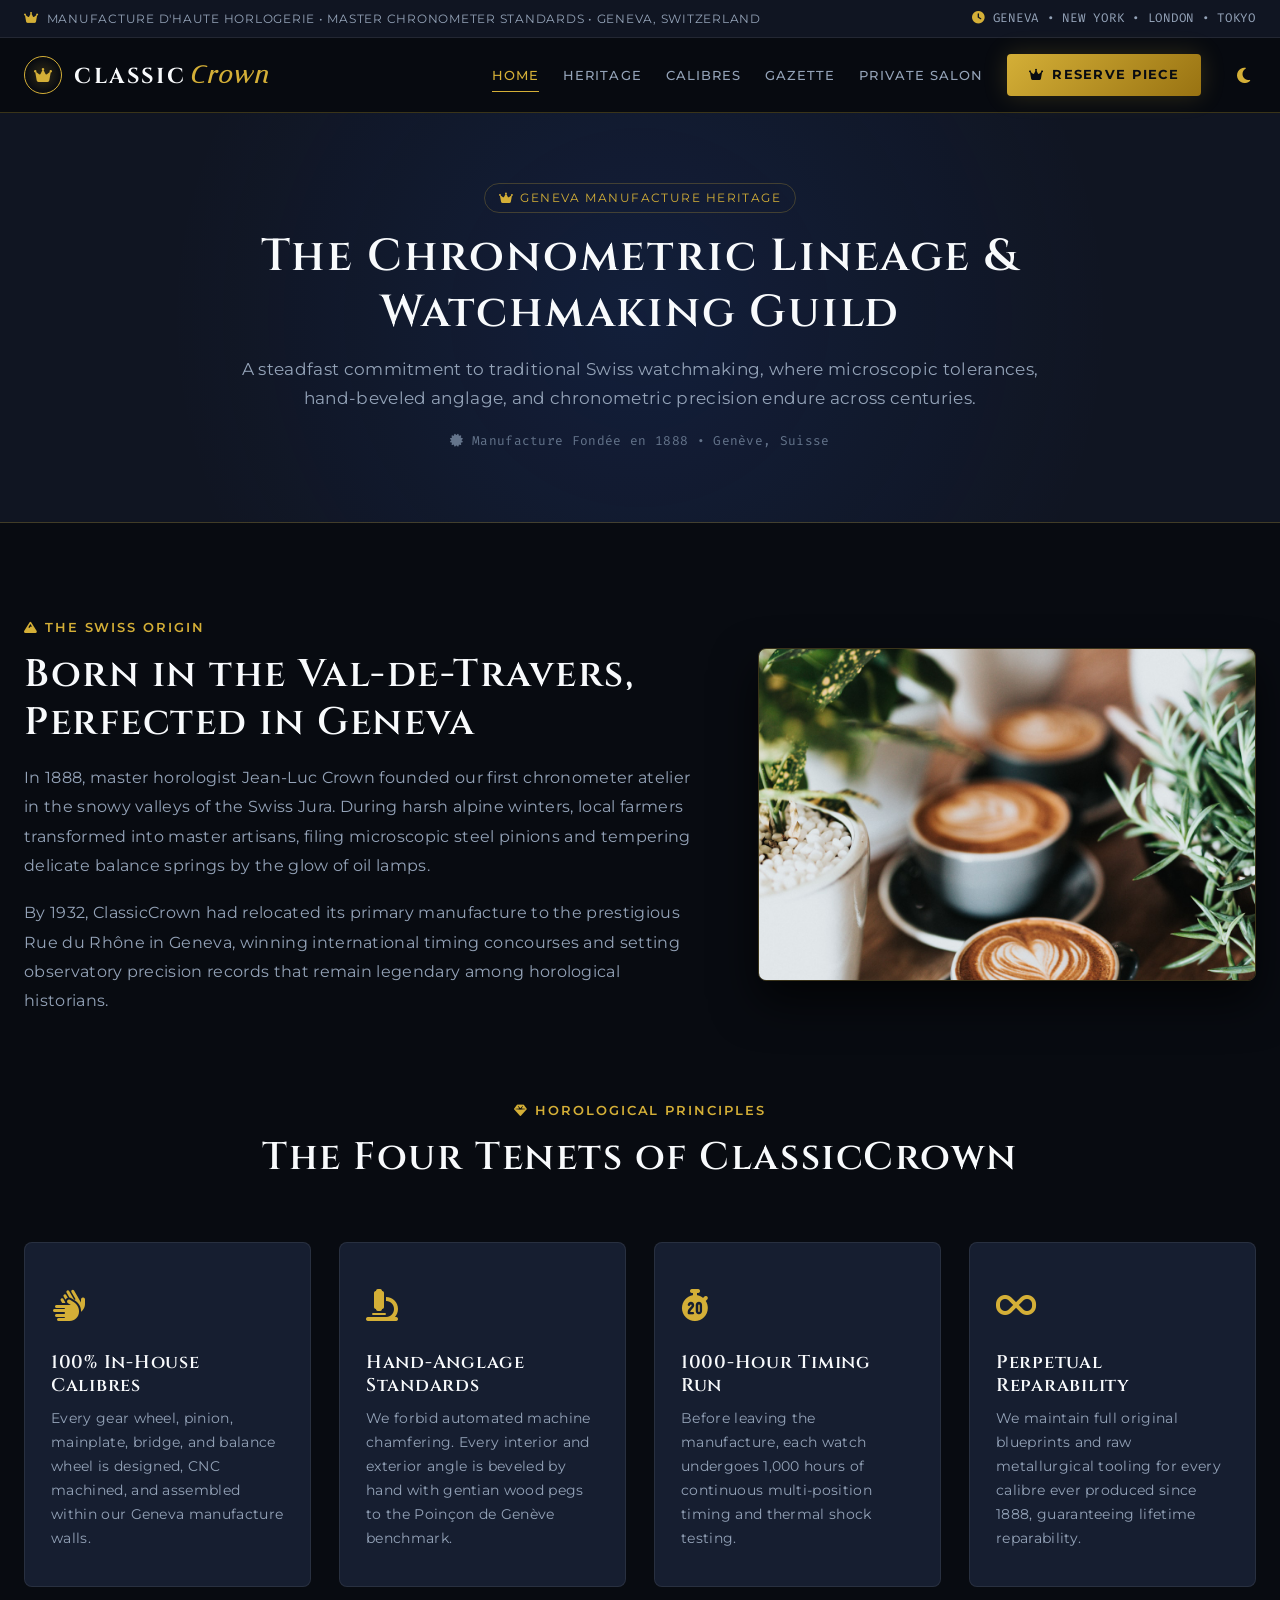
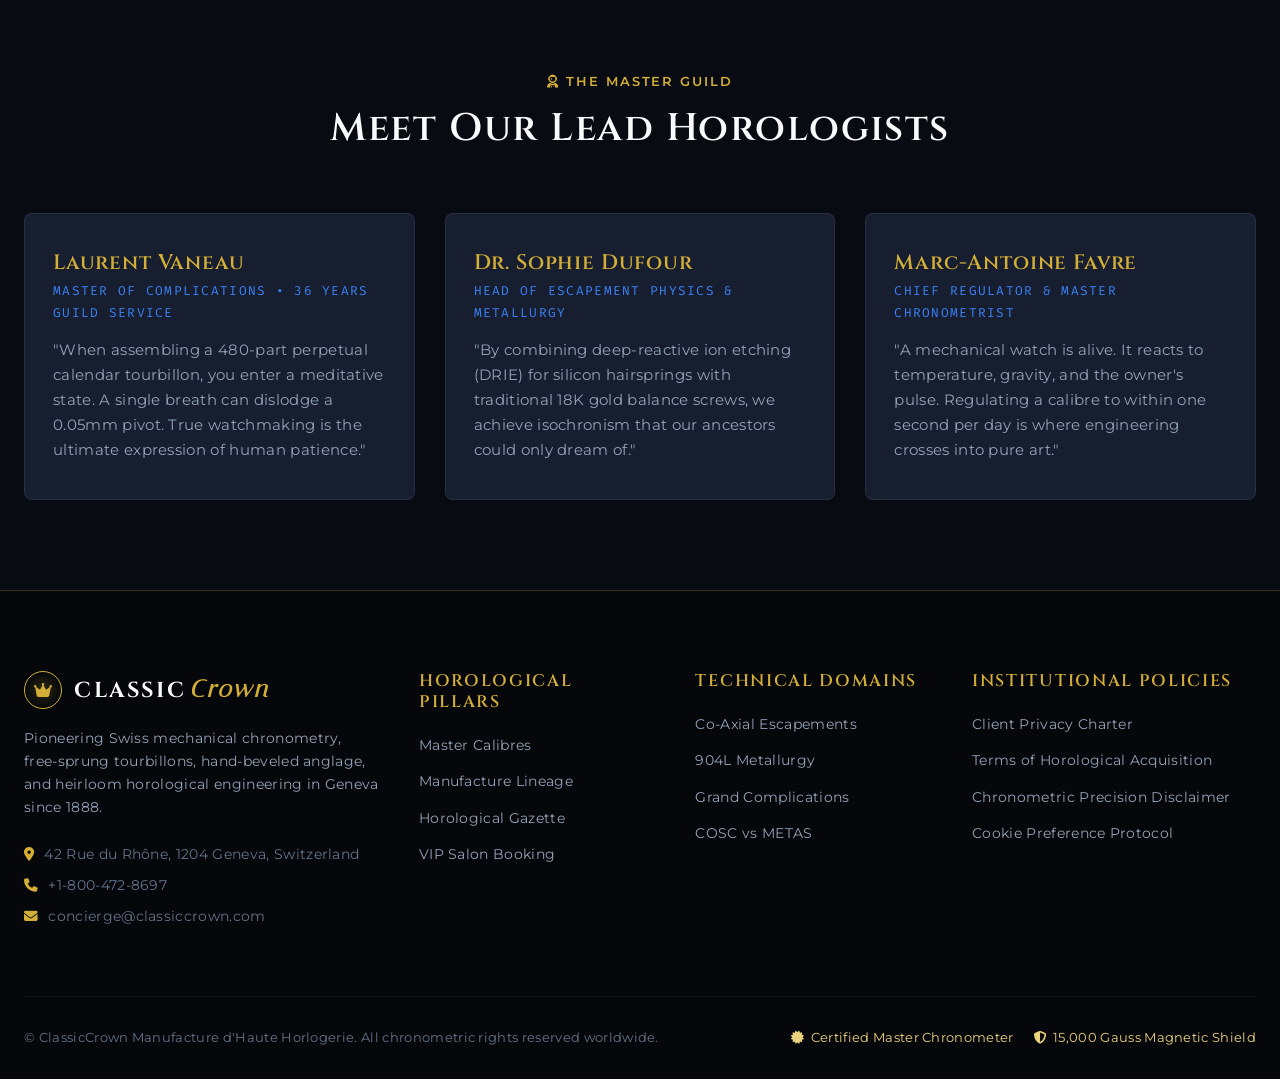
<file: about.html>
<!DOCTYPE html>
<html lang="en">
<head>
    <meta charset="UTF-8">
    <meta name="viewport" content="width=device-width, initial-scale=1.0">
    <title>Heritage & Master Watchmakers | ClassicCrown Geneva</title>
    <meta name="description" content="Explore the 138-year legacy of ClassicCrown: Swiss manufacture history in Geneva, free-sprung calibres, and master watchmaking artisans.">
    <link rel="canonical" href="https://classiccrown.com/about.html">
    <meta name="og:title" content="Manufacture Heritage & Master Watchmakers | ClassicCrown">
    <meta name="og:description" content="Centuries of Swiss chronometric lineage, hand-finished grand complications, and the pursuit of absolute precision.">
    <meta name="og:type" content="website">
    <meta name="og:url" content="https://classiccrown.com/about.html">
    <meta name="og:image" content="https://classiccrown.com/images/watch-watchmaker-loupe.jpg">
    <link rel="stylesheet" href="style.css">
    <link rel="preconnect" href="https://fonts.googleapis.com">
    <link rel="preconnect" href="https://fonts.gstatic.com" crossorigin>
    <link href="https://fonts.googleapis.com/css2?family=Cinzel:wght@400;600;700;800;900&family=Italiana&family=Montserrat:wght@300;400;500;600;700&family=Fira+Code:wght@400;500;600&family=Plus+Jakarta+Sans:wght@300;400;500;600;700&display=swap" rel="stylesheet">
    <link rel="stylesheet" href="https://cdnjs.cloudflare.com/ajax/libs/font-awesome/6.4.0/css/all.min.css">
    <!-- Google tag (gtag.js) -->
<script async src="https://www.googletagmanager.com/gtag/js?id=G-0LY0HY7L01"></script>
<script>
  window.dataLayer = window.dataLayer || [];
  function gtag(){dataLayer.push(arguments);}
  gtag('js', new Date());

  gtag('config', 'G-0LY0HY7L01');
</script>
</head>
<body>
    <div class="top-bar">
    <div class="container top-bar-container">
        <div class="top-bar-item">
            <i class="fas fa-crown"></i>
            <span>Manufacture d'Haute Horlogerie &bull; Master Chronometer Standards &bull; Geneva, Switzerland</span>
        </div>
        <div class="top-bar-item font-mono">
            <span><i class="fas fa-clock"></i> Geneva &bull; New York &bull; London &bull; Tokyo</span>
        </div>
    </div>
</div>
    <nav class="navbar" id="mainNav">
    <div class="nav-container">
        <a href="index.html" class="brand-logo">
            <span class="logo-crown-seal"><i class="fas fa-crown"></i></span>
            <span class="logo-text">Classic<span class="logo-accent">Crown</span></span>
        </a>
        <div class="nav-links" id="navLinks">
            <a href="index.html" class="nav-link active">Home</a>
            <a href="about.html" class="nav-link">Heritage</a>
            <a href="index.html#calibre-gallery" class="nav-link">Calibres</a>
            <a href="blog.html" class="nav-link">Gazette</a>
            <a href="contact.html" class="nav-link">Private Salon</a>
            <a href="contact.html" class="nav-cta-btn"><i class="fas fa-crown"></i> Reserve Piece</a>
            <button class="theme-toggle-btn" id="themeToggleBtn" aria-label="Toggle theme mode">
                <i class="fas fa-moon"></i>
            </button>
        </div>
        <button class="mobile-toggle" id="mobileToggle" aria-label="Toggle navigation menu">
            <i class="fas fa-bars"></i>
        </button>
    </div>
</nav>

    <header class="page-header">
        <div class="page-header-container">
            <span class="sub-badge"><i class="fas fa-crown"></i> Geneva Manufacture Heritage</span>
            <h1 class="page-title">The Chronometric Lineage & Watchmaking Guild</h1>
            <p class="page-subtitle">A steadfast commitment to traditional Swiss watchmaking, where microscopic tolerances, hand-beveled anglage, and chronometric precision endure across centuries.</p>
            <p class="policy-meta-date"><i class="fas fa-certificate"></i> Manufacture Fondée en 1888 &bull; Genève, Suisse</p>
        </div>
    </header>

    <main class="section-py">
        <div class="container">
            <div class="hero-grid" style="margin-bottom:80px;">
                <div class="hero-content-col">
                    <span class="section-tag"><i class="fas fa-mountain"></i> The Swiss Origin</span>
                    <h2 class="section-title">Born in the Val-de-Travers, Perfected in Geneva</h2>
                    <p style="color:var(--text-muted); font-size:1.02rem; line-height:1.8; margin-bottom:18px;">In 1888, master horologist Jean-Luc Crown founded our first chronometer atelier in the snowy valleys of the Swiss Jura. During harsh alpine winters, local farmers transformed into master artisans, filing microscopic steel pinions and tempering delicate balance springs by the glow of oil lamps.</p>
                    <p style="color:var(--text-muted); font-size:1.02rem; line-height:1.8;">By 1932, ClassicCrown had relocated its primary manufacture to the prestigious Rue du Rhône in Geneva, winning international timing concourses and setting observatory precision records that remain legendary among horological historians.</p>
                </div>
                <div class="hero-media-wrapper">
                    <img src="images/watch-watchmaker-loupe.jpg" alt="Master Watchmaker Assembling Balance Wheel" class="hero-main-img-card">
                </div>
            </div>

            <!-- WATCHMAKING CREED GRID -->
            <div class="section-header" style="margin-top:60px;">
                <span class="section-tag"><i class="fas fa-gem"></i> Horological Principles</span>
                <h2 class="section-title">The Four Tenets of ClassicCrown</h2>
            </div>
            <div class="pillars-grid" style="margin-bottom:80px;">
                <div class="pillar-card">
                    <div class="pillar-icon"><i class="fas fa-hands"></i></div>
                    <h3>100% In-House Calibres</h3>
                    <p>Every gear wheel, pinion, mainplate, bridge, and balance wheel is designed, CNC machined, and assembled within our Geneva manufacture walls.</p>
                </div>
                <div class="pillar-card">
                    <div class="pillar-icon"><i class="fas fa-microscope"></i></div>
                    <h3>Hand-Anglage Standards</h3>
                    <p>We forbid automated machine chamfering. Every interior and exterior angle is beveled by hand with gentian wood pegs to the Poinçon de Genève benchmark.</p>
                </div>
                <div class="pillar-card">
                    <div class="pillar-icon"><i class="fas fa-stopwatch-20"></i></div>
                    <h3>1000-Hour Timing Run</h3>
                    <p>Before leaving the manufacture, each watch undergoes 1,000 hours of continuous multi-position timing and thermal shock testing.</p>
                </div>
                <div class="pillar-card">
                    <div class="pillar-icon"><i class="fas fa-infinity"></i></div>
                    <h3>Perpetual Reparability</h3>
                    <p>We maintain full original blueprints and raw metallurgical tooling for every calibre ever produced since 1888, guaranteeing lifetime reparability.</p>
                </div>
            </div>

            <!-- MASTER WATCHMAKERS SHOWCASE -->
            <div class="section-header">
                <span class="section-tag"><i class="fas fa-user-astronaut"></i> The Master Guild</span>
                <h2 class="section-title">Meet Our Lead Horologists</h2>
            </div>
            <div class="testimonials-grid">
                <div class="testimonial-card">
                    <div>
                        <h3 style="font-size:1.3rem; margin-bottom:4px; color:var(--gold-primary);">Laurent Vaneau</h3>
                        <p style="font-size:0.8rem; color:var(--sapphire-blue); text-transform:uppercase; letter-spacing:0.1em; font-family:var(--font-mono); margin-bottom:14px;">Master of Complications &bull; 36 Years Guild Service</p>
                        <p style="color:var(--text-muted); font-size:0.92rem; line-height:1.7;">"When assembling a 480-part perpetual calendar tourbillon, you enter a meditative state. A single breath can dislodge a 0.05mm pivot. True watchmaking is the ultimate expression of human patience."</p>
                    </div>
                </div>
                <div class="testimonial-card">
                    <div>
                        <h3 style="font-size:1.3rem; margin-bottom:4px; color:var(--gold-primary);">Dr. Sophie Dufour</h3>
                        <p style="font-size:0.8rem; color:var(--sapphire-blue); text-transform:uppercase; letter-spacing:0.1em; font-family:var(--font-mono); margin-bottom:14px;">Head of Escapement Physics & Metallurgy</p>
                        <p style="color:var(--text-muted); font-size:0.92rem; line-height:1.7;">"By combining deep-reactive ion etching (DRIE) for silicon hairsprings with traditional 18K gold balance screws, we achieve isochronism that our ancestors could only dream of."</p>
                    </div>
                </div>
                <div class="testimonial-card">
                    <div>
                        <h3 style="font-size:1.3rem; margin-bottom:4px; color:var(--gold-primary);">Marc-Antoine Favre</h3>
                        <p style="font-size:0.8rem; color:var(--sapphire-blue); text-transform:uppercase; letter-spacing:0.1em; font-family:var(--font-mono); margin-bottom:14px;">Chief Regulator & Master Chronometrist</p>
                        <p style="color:var(--text-muted); font-size:0.92rem; line-height:1.7;">"A mechanical watch is alive. It reacts to temperature, gravity, and the owner's pulse. Regulating a calibre to within one second per day is where engineering crosses into pure art."</p>
                    </div>
                </div>
            </div>
        </div>
    </main>

    <footer class="footer-root">
    <div class="footer-container">
        <div class="footer-grid">
            <div class="footer-col brand-col">
                <a href="index.html" class="footer-logo">
                    <span class="logo-crown-seal"><i class="fas fa-crown"></i></span>
                    <span class="logo-text">Classic<span class="logo-accent">Crown</span></span>
                </a>
                <p class="footer-tagline">Pioneering Swiss mechanical chronometry, free-sprung tourbillons, hand-beveled anglage, and heirloom horological engineering in Geneva since 1888.</p>
                <div class="contact-brief">
                    <p><i class="fas fa-location-dot"></i> 42 Rue du Rhône, 1204 Geneva, Switzerland</p>
                    <p><i class="fas fa-phone"></i> +1-800-472-8697</p>
                    <p><i class="fas fa-envelope"></i> concierge@classiccrown.com</p>
                </div>
            </div>
            <div class="footer-col">
                <h4 class="footer-heading">Horological Pillars</h4>
                <ul class="footer-nav-list">
                    <li><a href="index.html">Master Calibres</a></li>
                    <li><a href="about.html">Manufacture Lineage</a></li>
                    <li><a href="blog.html">Horological Gazette</a></li>
                    <li><a href="contact.html">VIP Salon Booking</a></li>
                </ul>
            </div>
            <div class="footer-col">
                <h4 class="footer-heading">Technical Domains</h4>
                <ul class="footer-nav-list">
                    <li><a href="blog/co-axial-escapements-vs-swiss-lever-friction-and-isochronism.html">Co-Axial Escapements</a></li>
                    <li><a href="blog/the-metallurgy-of-watch-cases-904l-steel-titanium-and-forged-carbon.html">904L Metallurgy</a></li>
                    <li><a href="blog/grand-complications-tourbillons-perpetual-calendars-and-minute-repeaters.html">Grand Complications</a></li>
                    <li><a href="blog/chronometer-certification-standards-cosc-vs-metas-master-chronometer.html">COSC vs METAS</a></li>
                </ul>
            </div>
            <div class="footer-col">
                <h4 class="footer-heading">Institutional Policies</h4>
                <ul class="footer-nav-list">
                    <li><a href="privacy.html">Client Privacy Charter</a></li>
                    <li><a href="terms.html">Terms of Horological Acquisition</a></li>
                    <li><a href="disclaimer.html">Chronometric Precision Disclaimer</a></li>
                    <li><a href="cookies.html">Cookie Preference Protocol</a></li>
                </ul>
            </div>
        </div>
        <div class="footer-bottom">
            <p>&copy; <?php echo date('Y'); ?> ClassicCrown Manufacture d'Haute Horlogerie. All chronometric rights reserved worldwide.</p>
            <div class="footer-trust-badges">
                <span><i class="fas fa-certificate"></i> Certified Master Chronometer</span>
                <span><i class="fas fa-shield-halved"></i> 15,000 Gauss Magnetic Shield</span>
            </div>
        </div>
    </div>
</footer>
    <script src="script.js"></script>
</body>
</html>
</file>
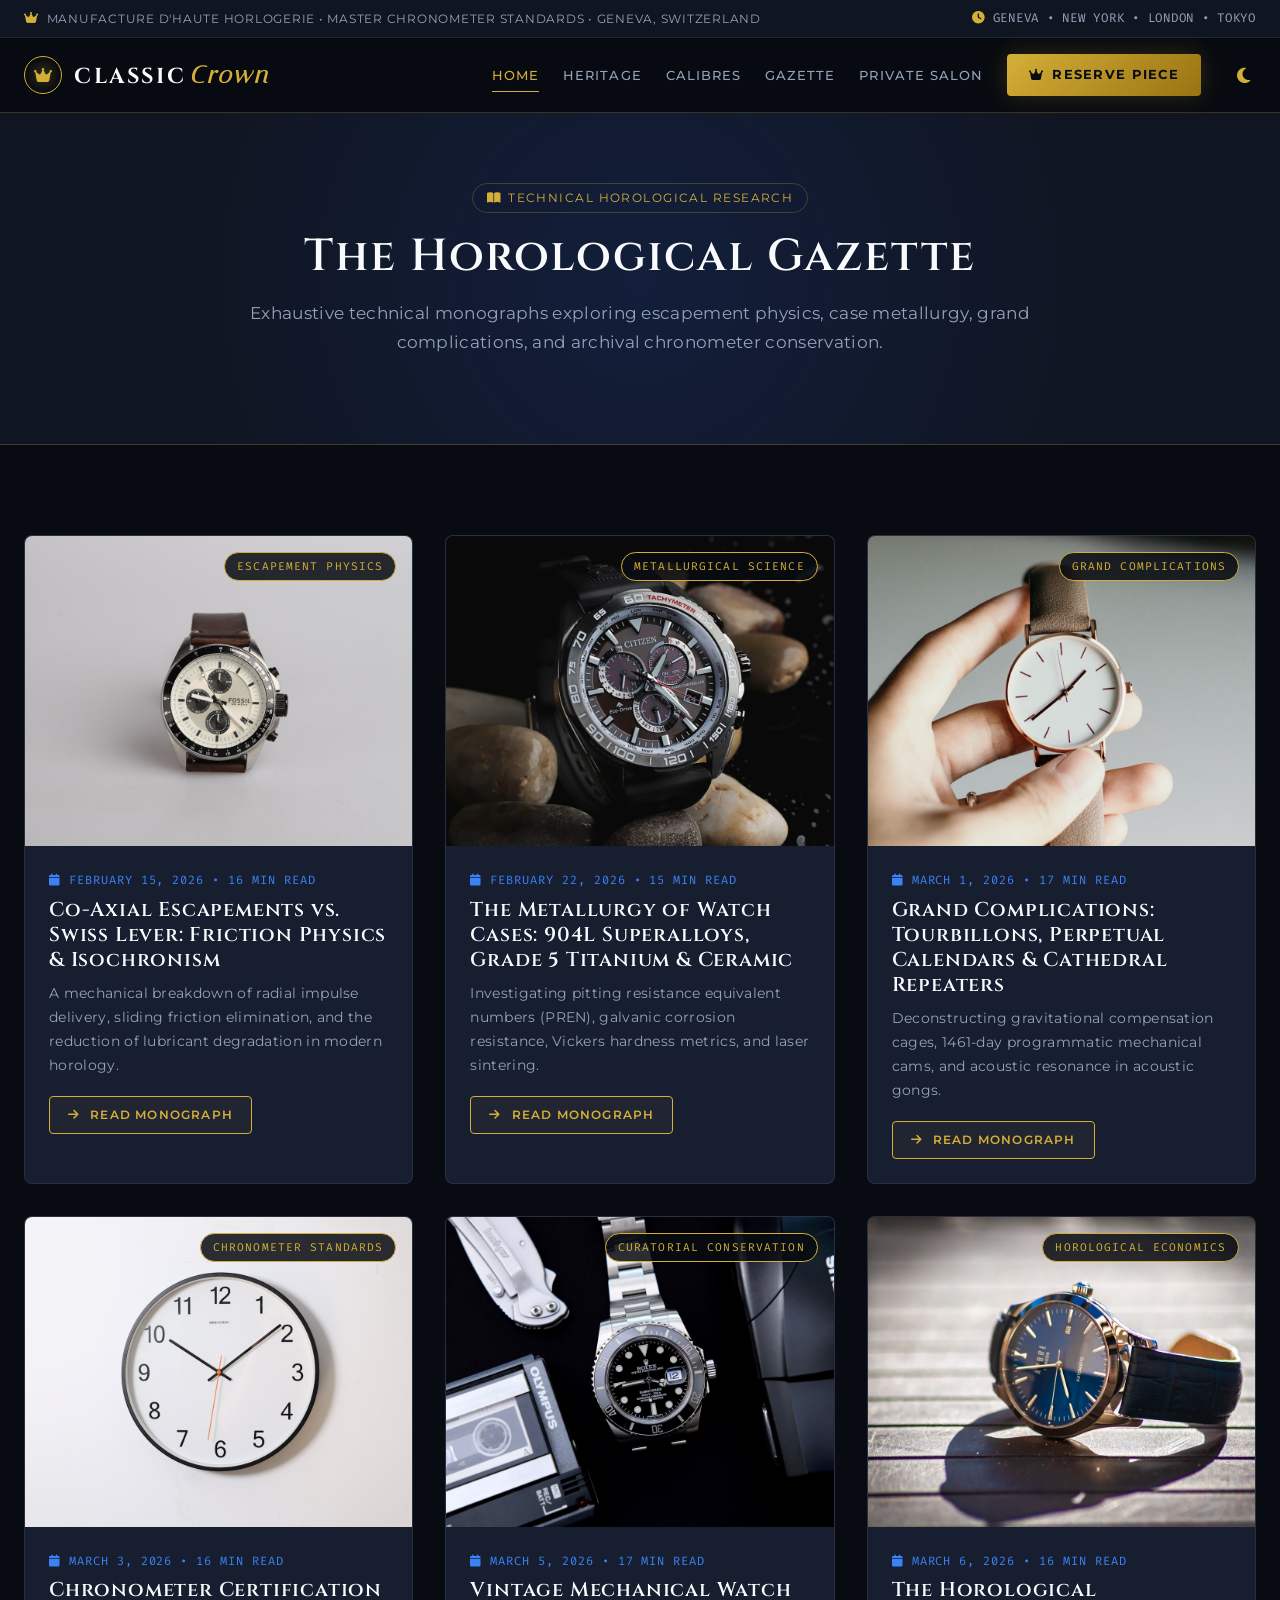
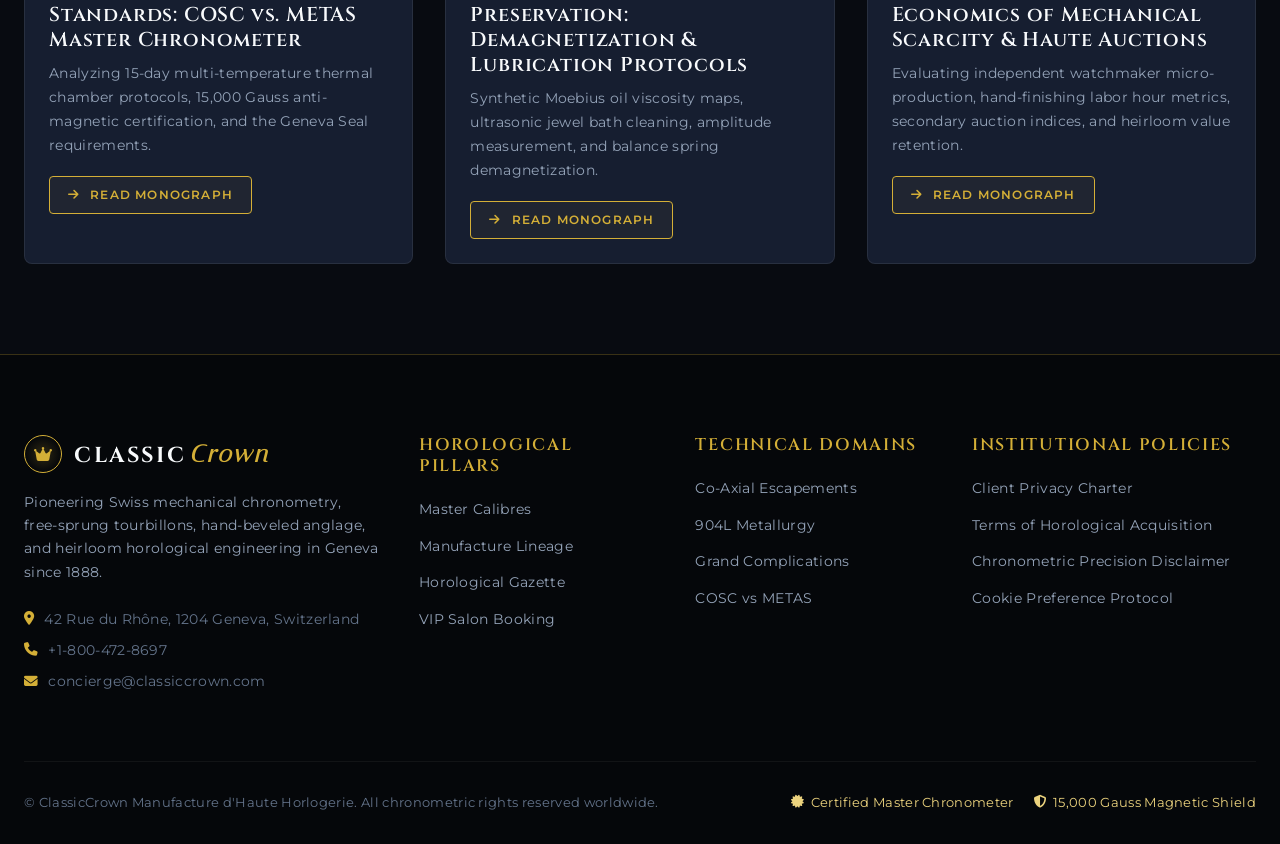
<file: blog.html>
<!DOCTYPE html>
<html lang="en">
<head>
    <meta charset="UTF-8">
    <meta name="viewport" content="width=device-width, initial-scale=1.0">
    <title>Horological Research & Gazette | ClassicCrown Geneva</title>
    <meta name="description" content="Technical monographs, escapement physics research, and metallurgical studies published by the ClassicCrown Institute of Haute Horlogerie.">
    <link rel="canonical" href="https://classiccrown.com/blog.html">
    <meta name="og:title" content="Horological Research & Gazette | ClassicCrown">
    <meta name="og:description" content="Deep technical essays on co-axial escapements, 904L steel metallurgy, tourbillon mechanics, and chronometer standards.">
    <meta name="og:type" content="website">
    <meta name="og:url" content="https://classiccrown.com/blog.html">
    <meta name="og:image" content="https://classiccrown.com/images/watch-movement-geartrain.jpg">
    <link rel="stylesheet" href="style.css">
    <link rel="preconnect" href="https://fonts.googleapis.com">
    <link rel="preconnect" href="https://fonts.gstatic.com" crossorigin>
    <link href="https://fonts.googleapis.com/css2?family=Cinzel:wght@400;600;700;800;900&family=Italiana&family=Montserrat:wght@300;400;500;600;700&family=Fira+Code:wght@400;500;600&family=Plus+Jakarta+Sans:wght@300;400;500;600;700&display=swap" rel="stylesheet">
    <link rel="stylesheet" href="https://cdnjs.cloudflare.com/ajax/libs/font-awesome/6.4.0/css/all.min.css">
    <!-- Google tag (gtag.js) -->
<script async src="https://www.googletagmanager.com/gtag/js?id=G-0LY0HY7L01"></script>
<script>
  window.dataLayer = window.dataLayer || [];
  function gtag(){dataLayer.push(arguments);}
  gtag('js', new Date());

  gtag('config', 'G-0LY0HY7L01');
</script>
</head>
<body>
    <div class="top-bar">
    <div class="container top-bar-container">
        <div class="top-bar-item">
            <i class="fas fa-crown"></i>
            <span>Manufacture d'Haute Horlogerie &bull; Master Chronometer Standards &bull; Geneva, Switzerland</span>
        </div>
        <div class="top-bar-item font-mono">
            <span><i class="fas fa-clock"></i> Geneva &bull; New York &bull; London &bull; Tokyo</span>
        </div>
    </div>
</div>
    <nav class="navbar" id="mainNav">
    <div class="nav-container">
        <a href="index.html" class="brand-logo">
            <span class="logo-crown-seal"><i class="fas fa-crown"></i></span>
            <span class="logo-text">Classic<span class="logo-accent">Crown</span></span>
        </a>
        <div class="nav-links" id="navLinks">
            <a href="index.html" class="nav-link active">Home</a>
            <a href="about.html" class="nav-link">Heritage</a>
            <a href="index.html#calibre-gallery" class="nav-link">Calibres</a>
            <a href="blog.html" class="nav-link">Gazette</a>
            <a href="contact.html" class="nav-link">Private Salon</a>
            <a href="contact.html" class="nav-cta-btn"><i class="fas fa-crown"></i> Reserve Piece</a>
            <button class="theme-toggle-btn" id="themeToggleBtn" aria-label="Toggle theme mode">
                <i class="fas fa-moon"></i>
            </button>
        </div>
        <button class="mobile-toggle" id="mobileToggle" aria-label="Toggle navigation menu">
            <i class="fas fa-bars"></i>
        </button>
    </div>
</nav>

    <header class="page-header">
        <div class="page-header-container">
            <span class="sub-badge"><i class="fas fa-book-open"></i> Technical Horological Research</span>
            <h1 class="page-title">The Horological Gazette</h1>
            <p class="page-subtitle">Exhaustive technical monographs exploring escapement physics, case metallurgy, grand complications, and archival chronometer conservation.</p>
        </div>
    </header>

    <main class="section-py">
        <div class="container">
            <div class="calibre-grid">
                <!-- Post 1 -->
                <div class="calibre-card">
                    <div class="calibre-img-box">
                        <img src="images/watch-movement-geartrain.jpg" alt="Co-Axial Escapement Physics and Friction Analysis" loading="lazy">
                        <span class="calibre-badge">Escapement Physics</span>
                    </div>
                    <div class="calibre-info">
                        <p class="calibre-spec-tag"><i class="fas fa-calendar"></i> February 15, 2026 &bull; 16 min read</p>
                        <h3 class="calibre-title"><a href="blog/co-axial-escapements-vs-swiss-lever-friction-and-isochronism.html">Co-Axial Escapements vs. Swiss Lever: Friction Physics & Isochronism</a></h3>
                        <p class="calibre-desc">A mechanical breakdown of radial impulse delivery, sliding friction elimination, and the reduction of lubricant degradation in modern horology.</p>
                        <a href="blog/co-axial-escapements-vs-swiss-lever-friction-and-isochronism.html" class="btn btn-outline" style="padding:8px 18px; font-size:0.75rem;"><i class="fas fa-arrow-right"></i> Read Monograph</a>
                    </div>
                </div>

                <!-- Post 2 -->
                <div class="calibre-card">
                    <div class="calibre-img-box">
                        <img src="images/watch-titanium-case-machining.jpg" alt="Watch Case Metallurgy 904L Steel and Titanium" loading="lazy">
                        <span class="calibre-badge">Metallurgical Science</span>
                    </div>
                    <div class="calibre-info">
                        <p class="calibre-spec-tag"><i class="fas fa-calendar"></i> February 22, 2026 &bull; 15 min read</p>
                        <h3 class="calibre-title"><a href="blog/the-metallurgy-of-watch-cases-904l-steel-titanium-and-forged-carbon.html">The Metallurgy of Watch Cases: 904L Superalloys, Grade 5 Titanium & Ceramic</a></h3>
                        <p class="calibre-desc">Investigating pitting resistance equivalent numbers (PREN), galvanic corrosion resistance, Vickers hardness metrics, and laser sintering.</p>
                        <a href="blog/the-metallurgy-of-watch-cases-904l-steel-titanium-and-forged-carbon.html" class="btn btn-outline" style="padding:8px 18px; font-size:0.75rem;"><i class="fas fa-arrow-right"></i> Read Monograph</a>
                    </div>
                </div>

                <!-- Post 3 -->
                <div class="calibre-card">
                    <div class="calibre-img-box">
                        <img src="images/watch-tourbillon-escapement.jpg" alt="Grand Complications Tourbillons and Perpetual Calendars" loading="lazy">
                        <span class="calibre-badge">Grand Complications</span>
                    </div>
                    <div class="calibre-info">
                        <p class="calibre-spec-tag"><i class="fas fa-calendar"></i> March 1, 2026 &bull; 17 min read</p>
                        <h3 class="calibre-title"><a href="blog/grand-complications-tourbillons-perpetual-calendars-and-minute-repeaters.html">Grand Complications: Tourbillons, Perpetual Calendars & Cathedral Repeaters</a></h3>
                        <p class="calibre-desc">Deconstructing gravitational compensation cages, 1461-day programmatic mechanical cams, and acoustic resonance in acoustic gongs.</p>
                        <a href="blog/grand-complications-tourbillons-perpetual-calendars-and-minute-repeaters.html" class="btn btn-outline" style="padding:8px 18px; font-size:0.75rem;"><i class="fas fa-arrow-right"></i> Read Monograph</a>
                    </div>
                </div>

                <!-- Post 4 -->
                <div class="calibre-card">
                    <div class="calibre-img-box">
                        <img src="images/watch-sapphire-caseback.jpg" alt="COSC vs METAS Master Chronometer Testing" loading="lazy">
                        <span class="calibre-badge">Chronometer Standards</span>
                    </div>
                    <div class="calibre-info">
                        <p class="calibre-spec-tag"><i class="fas fa-calendar"></i> March 3, 2026 &bull; 16 min read</p>
                        <h3 class="calibre-title"><a href="blog/chronometer-certification-standards-cosc-vs-metas-master-chronometer.html">Chronometer Certification Standards: COSC vs. METAS Master Chronometer</a></h3>
                        <p class="calibre-desc">Analyzing 15-day multi-temperature thermal chamber protocols, 15,000 Gauss anti-magnetic certification, and the Geneva Seal requirements.</p>
                        <a href="blog/chronometer-certification-standards-cosc-vs-metas-master-chronometer.html" class="btn btn-outline" style="padding:8px 18px; font-size:0.75rem;"><i class="fas fa-arrow-right"></i> Read Monograph</a>
                    </div>
                </div>

                <!-- Post 5 -->
                <div class="calibre-card">
                    <div class="calibre-img-box">
                        <img src="images/watch-hand-finishing-anglage.jpg" alt="Vintage Mechanical Watch Care and Lubrication" loading="lazy">
                        <span class="calibre-badge">Curatorial Conservation</span>
                    </div>
                    <div class="calibre-info">
                        <p class="calibre-spec-tag"><i class="fas fa-calendar"></i> March 5, 2026 &bull; 17 min read</p>
                        <h3 class="calibre-title"><a href="blog/vintage-mechanical-watch-preservation-and-lubrication-protocols.html">Vintage Mechanical Watch Preservation: Demagnetization & Lubrication Protocols</a></h3>
                        <p class="calibre-desc">Synthetic Moebius oil viscosity maps, ultrasonic jewel bath cleaning, amplitude measurement, and balance spring demagnetization.</p>
                        <a href="blog/vintage-mechanical-watch-preservation-and-lubrication-protocols.html" class="btn btn-outline" style="padding:8px 18px; font-size:0.75rem;"><i class="fas fa-arrow-right"></i> Read Monograph</a>
                    </div>
                </div>

                <!-- Post 6 -->
                <div class="calibre-card">
                    <div class="calibre-img-box">
                        <img src="images/watch-vintage-patina-dial.jpg" alt="Horological Economics and Scarcity Valuation" loading="lazy">
                        <span class="calibre-badge">Horological Economics</span>
                    </div>
                    <div class="calibre-info">
                        <p class="calibre-spec-tag"><i class="fas fa-calendar"></i> March 6, 2026 &bull; 16 min read</p>
                        <h3 class="calibre-title"><a href="blog/the-horological-economics-of-mechanical-scarcity-and-haute-auctions.html">The Horological Economics of Mechanical Scarcity & Haute Auctions</a></h3>
                        <p class="calibre-desc">Evaluating independent watchmaker micro-production, hand-finishing labor hour metrics, secondary auction indices, and heirloom value retention.</p>
                        <a href="blog/the-horological-economics-of-mechanical-scarcity-and-haute-auctions.html" class="btn btn-outline" style="padding:8px 18px; font-size:0.75rem;"><i class="fas fa-arrow-right"></i> Read Monograph</a>
                    </div>
                </div>
            </div>
        </div>
    </main>

    <footer class="footer-root">
    <div class="footer-container">
        <div class="footer-grid">
            <div class="footer-col brand-col">
                <a href="index.html" class="footer-logo">
                    <span class="logo-crown-seal"><i class="fas fa-crown"></i></span>
                    <span class="logo-text">Classic<span class="logo-accent">Crown</span></span>
                </a>
                <p class="footer-tagline">Pioneering Swiss mechanical chronometry, free-sprung tourbillons, hand-beveled anglage, and heirloom horological engineering in Geneva since 1888.</p>
                <div class="contact-brief">
                    <p><i class="fas fa-location-dot"></i> 42 Rue du Rhône, 1204 Geneva, Switzerland</p>
                    <p><i class="fas fa-phone"></i> +1-800-472-8697</p>
                    <p><i class="fas fa-envelope"></i> concierge@classiccrown.com</p>
                </div>
            </div>
            <div class="footer-col">
                <h4 class="footer-heading">Horological Pillars</h4>
                <ul class="footer-nav-list">
                    <li><a href="index.html">Master Calibres</a></li>
                    <li><a href="about.html">Manufacture Lineage</a></li>
                    <li><a href="blog.html">Horological Gazette</a></li>
                    <li><a href="contact.html">VIP Salon Booking</a></li>
                </ul>
            </div>
            <div class="footer-col">
                <h4 class="footer-heading">Technical Domains</h4>
                <ul class="footer-nav-list">
                    <li><a href="blog/co-axial-escapements-vs-swiss-lever-friction-and-isochronism.html">Co-Axial Escapements</a></li>
                    <li><a href="blog/the-metallurgy-of-watch-cases-904l-steel-titanium-and-forged-carbon.html">904L Metallurgy</a></li>
                    <li><a href="blog/grand-complications-tourbillons-perpetual-calendars-and-minute-repeaters.html">Grand Complications</a></li>
                    <li><a href="blog/chronometer-certification-standards-cosc-vs-metas-master-chronometer.html">COSC vs METAS</a></li>
                </ul>
            </div>
            <div class="footer-col">
                <h4 class="footer-heading">Institutional Policies</h4>
                <ul class="footer-nav-list">
                    <li><a href="privacy.html">Client Privacy Charter</a></li>
                    <li><a href="terms.html">Terms of Horological Acquisition</a></li>
                    <li><a href="disclaimer.html">Chronometric Precision Disclaimer</a></li>
                    <li><a href="cookies.html">Cookie Preference Protocol</a></li>
                </ul>
            </div>
        </div>
        <div class="footer-bottom">
            <p>&copy; <?php echo date('Y'); ?> ClassicCrown Manufacture d'Haute Horlogerie. All chronometric rights reserved worldwide.</p>
            <div class="footer-trust-badges">
                <span><i class="fas fa-certificate"></i> Certified Master Chronometer</span>
                <span><i class="fas fa-shield-halved"></i> 15,000 Gauss Magnetic Shield</span>
            </div>
        </div>
    </div>
</footer>
    <script src="script.js"></script>
</body>
</html>
</file>
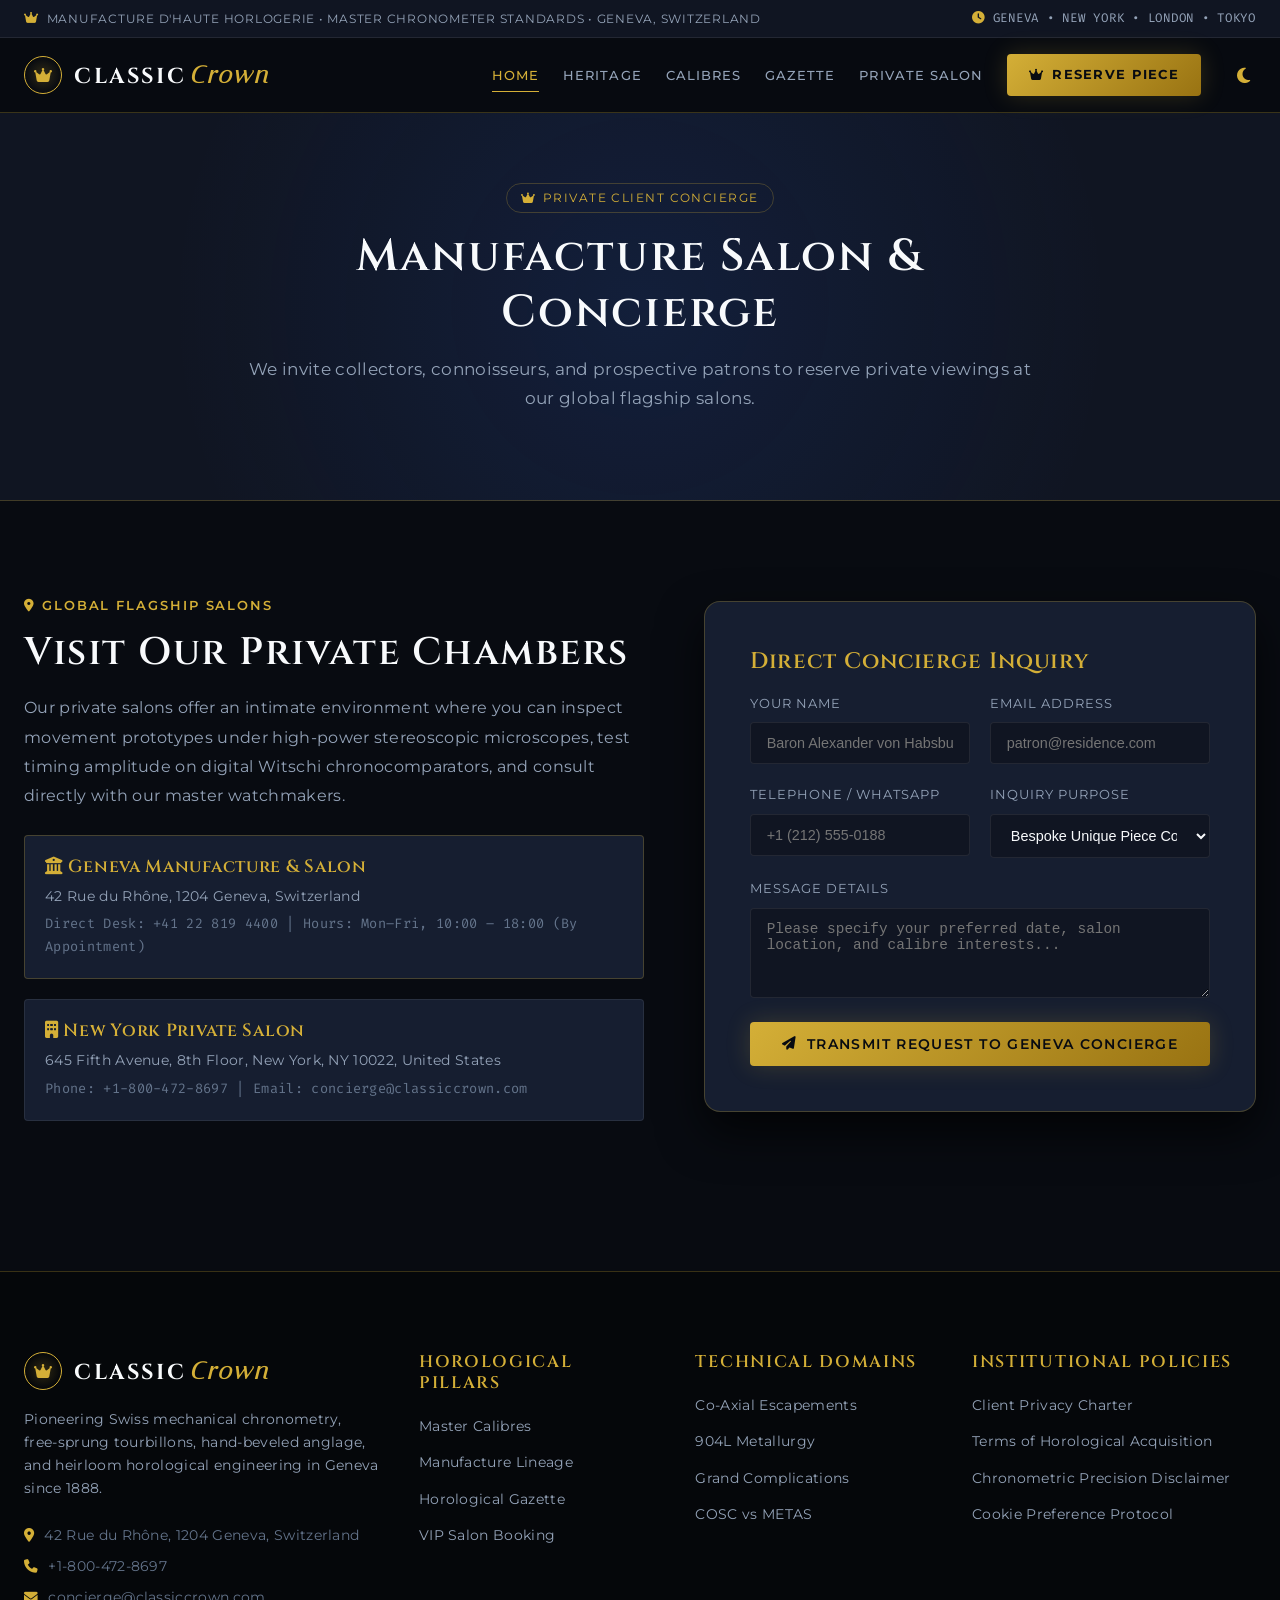
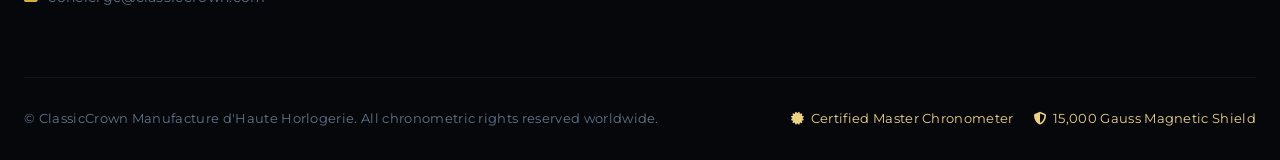
<file: contact.html>
<!DOCTYPE html>
<html lang="en">
<head>
    <meta charset="UTF-8">
    <meta name="viewport" content="width=device-width, initial-scale=1.0">
    <title>Private Salon Concierge & VIP Inquiries | ClassicCrown Geneva</title>
    <meta name="description" content="Connect with the ClassicCrown Private Client Concierge. Reserve private viewings in Geneva, New York, London, or Tokyo, or commission a bespoke timepiece.">
    <link rel="canonical" href="https://classiccrown.com/contact.html">
    <meta name="og:title" content="Private Salon Concierge | ClassicCrown">
    <meta name="og:description" content="Schedule private horological viewings, discuss bespoke unique piece commissions, or consult our master watchmakers.">
    <meta name="og:type" content="website">
    <meta name="og:url" content="https://classiccrown.com/contact.html">
    <meta name="og:image" content="https://classiccrown.com/images/watch-hero-chronometer.jpg">
    <link rel="stylesheet" href="style.css">
    <link rel="preconnect" href="https://fonts.googleapis.com">
    <link rel="preconnect" href="https://fonts.gstatic.com" crossorigin>
    <link href="https://fonts.googleapis.com/css2?family=Cinzel:wght@400;600;700;800;900&family=Italiana&family=Montserrat:wght@300;400;500;600;700&family=Fira+Code:wght@400;500;600&family=Plus+Jakarta+Sans:wght@300;400;500;600;700&display=swap" rel="stylesheet">
    <link rel="stylesheet" href="https://cdnjs.cloudflare.com/ajax/libs/font-awesome/6.4.0/css/all.min.css">
    <!-- Google tag (gtag.js) -->
<script async src="https://www.googletagmanager.com/gtag/js?id=G-0LY0HY7L01"></script>
<script>
  window.dataLayer = window.dataLayer || [];
  function gtag(){dataLayer.push(arguments);}
  gtag('js', new Date());

  gtag('config', 'G-0LY0HY7L01');
</script>
</head>
<body>
    <div class="top-bar">
    <div class="container top-bar-container">
        <div class="top-bar-item">
            <i class="fas fa-crown"></i>
            <span>Manufacture d'Haute Horlogerie &bull; Master Chronometer Standards &bull; Geneva, Switzerland</span>
        </div>
        <div class="top-bar-item font-mono">
            <span><i class="fas fa-clock"></i> Geneva &bull; New York &bull; London &bull; Tokyo</span>
        </div>
    </div>
</div>
    <nav class="navbar" id="mainNav">
    <div class="nav-container">
        <a href="index.html" class="brand-logo">
            <span class="logo-crown-seal"><i class="fas fa-crown"></i></span>
            <span class="logo-text">Classic<span class="logo-accent">Crown</span></span>
        </a>
        <div class="nav-links" id="navLinks">
            <a href="index.html" class="nav-link active">Home</a>
            <a href="about.html" class="nav-link">Heritage</a>
            <a href="index.html#calibre-gallery" class="nav-link">Calibres</a>
            <a href="blog.html" class="nav-link">Gazette</a>
            <a href="contact.html" class="nav-link">Private Salon</a>
            <a href="contact.html" class="nav-cta-btn"><i class="fas fa-crown"></i> Reserve Piece</a>
            <button class="theme-toggle-btn" id="themeToggleBtn" aria-label="Toggle theme mode">
                <i class="fas fa-moon"></i>
            </button>
        </div>
        <button class="mobile-toggle" id="mobileToggle" aria-label="Toggle navigation menu">
            <i class="fas fa-bars"></i>
        </button>
    </div>
</nav>

    <header class="page-header">
        <div class="page-header-container">
            <span class="sub-badge"><i class="fas fa-crown"></i> Private Client Concierge</span>
            <h1 class="page-title">Manufacture Salon & Concierge</h1>
            <p class="page-subtitle">We invite collectors, connoisseurs, and prospective patrons to reserve private viewings at our global flagship salons.</p>
        </div>
    </header>

    <main class="section-py">
        <div class="container">
            <div class="hero-grid" style="margin-bottom:60px;">
                <div class="hero-content-col">
                    <span class="section-tag"><i class="fas fa-location-dot"></i> Global Flagship Salons</span>
                    <h2 class="section-title">Visit Our Private Chambers</h2>
                    <p style="color:var(--text-muted); font-size:1.02rem; line-height:1.8; margin-bottom:24px;">Our private salons offer an intimate environment where you can inspect movement prototypes under high-power stereoscopic microscopes, test timing amplitude on digital Witschi chronocomparators, and consult directly with our master watchmakers.</p>
                    
                    <div style="display:flex; flex-direction:column; gap:20px;">
                        <div style="background:var(--bg-card); border:1px solid var(--border-gold); padding:20px; border-radius:var(--radius-sm);">
                            <h4 style="color:var(--gold-primary); font-size:1.1rem; margin-bottom:6px;"><i class="fas fa-building-columns"></i> Geneva Manufacture & Salon</h4>
                            <p style="color:var(--text-muted); font-size:0.9rem;">42 Rue du Rhône, 1204 Geneva, Switzerland</p>
                            <p style="color:var(--text-dim); font-size:0.85rem; margin-top:4px;" class="font-mono">Direct Desk: +41 22 819 4400 | Hours: Mon–Fri, 10:00 – 18:00 (By Appointment)</p>
                        </div>
                        <div style="background:var(--bg-card); border:1px solid var(--border-subtle); padding:20px; border-radius:var(--radius-sm);">
                            <h4 style="color:var(--gold-primary); font-size:1.1rem; margin-bottom:6px;"><i class="fas fa-building"></i> New York Private Salon</h4>
                            <p style="color:var(--text-muted); font-size:0.9rem;">645 Fifth Avenue, 8th Floor, New York, NY 10022, United States</p>
                            <p style="color:var(--text-dim); font-size:0.85rem; margin-top:4px;" class="font-mono">Phone: +1-800-472-8697 | Email: concierge@classiccrown.com</p>
                        </div>
                    </div>
                </div>

                <div class="hero-media-wrapper">
                    <div class="salon-booking-card" style="margin:0;">
                        <h3 style="font-size:1.4rem; color:var(--gold-primary); margin-bottom:18px;">Direct Concierge Inquiry</h3>
                        <form id="salonBookingForm">
                            <div class="salon-form-grid">
                                <div class="salon-form-group">
                                    <label for="cName">Your Name</label>
                                    <input type="text" id="cName" class="salon-form-input" placeholder="Baron Alexander von Habsburg" required>
                                </div>
                                <div class="salon-form-group">
                                    <label for="cEmail">Email Address</label>
                                    <input type="email" id="cEmail" class="salon-form-input" placeholder="patron@residence.com" required>
                                </div>
                                <div class="salon-form-group">
                                    <label for="cPhone">Telephone / WhatsApp</label>
                                    <input type="tel" id="cPhone" class="salon-form-input" placeholder="+1 (212) 555-0188">
                                </div>
                                <div class="salon-form-group">
                                    <label for="cInquiryType">Inquiry Purpose</label>
                                    <select id="cInquiryType" class="salon-form-select">
                                        <option value="bespoke">Bespoke Unique Piece Commission</option>
                                        <option value="viewing">Private Complication Viewing</option>
                                        <option value="service">Movement Servicing & Timing Spa</option>
                                        <option value="press">Press & Museum Exhibition Request</option>
                                    </select>
                                </div>
                                <div class="salon-form-group full-width">
                                    <label for="cMessage">Message Details</label>
                                    <textarea id="cMessage" rows="4" class="salon-form-textarea" placeholder="Please specify your preferred date, salon location, and calibre interests..."></textarea>
                                </div>
                            </div>
                            <button type="submit" class="btn btn-primary" style="width:100%;"><i class="fas fa-paper-plane"></i> Transmit Request to Geneva Concierge</button>
                        </form>
                    </div>
                </div>
            </div>
        </div>
    </main>

    <footer class="footer-root">
    <div class="footer-container">
        <div class="footer-grid">
            <div class="footer-col brand-col">
                <a href="index.html" class="footer-logo">
                    <span class="logo-crown-seal"><i class="fas fa-crown"></i></span>
                    <span class="logo-text">Classic<span class="logo-accent">Crown</span></span>
                </a>
                <p class="footer-tagline">Pioneering Swiss mechanical chronometry, free-sprung tourbillons, hand-beveled anglage, and heirloom horological engineering in Geneva since 1888.</p>
                <div class="contact-brief">
                    <p><i class="fas fa-location-dot"></i> 42 Rue du Rhône, 1204 Geneva, Switzerland</p>
                    <p><i class="fas fa-phone"></i> +1-800-472-8697</p>
                    <p><i class="fas fa-envelope"></i> concierge@classiccrown.com</p>
                </div>
            </div>
            <div class="footer-col">
                <h4 class="footer-heading">Horological Pillars</h4>
                <ul class="footer-nav-list">
                    <li><a href="index.html">Master Calibres</a></li>
                    <li><a href="about.html">Manufacture Lineage</a></li>
                    <li><a href="blog.html">Horological Gazette</a></li>
                    <li><a href="contact.html">VIP Salon Booking</a></li>
                </ul>
            </div>
            <div class="footer-col">
                <h4 class="footer-heading">Technical Domains</h4>
                <ul class="footer-nav-list">
                    <li><a href="blog/co-axial-escapements-vs-swiss-lever-friction-and-isochronism.html">Co-Axial Escapements</a></li>
                    <li><a href="blog/the-metallurgy-of-watch-cases-904l-steel-titanium-and-forged-carbon.html">904L Metallurgy</a></li>
                    <li><a href="blog/grand-complications-tourbillons-perpetual-calendars-and-minute-repeaters.html">Grand Complications</a></li>
                    <li><a href="blog/chronometer-certification-standards-cosc-vs-metas-master-chronometer.html">COSC vs METAS</a></li>
                </ul>
            </div>
            <div class="footer-col">
                <h4 class="footer-heading">Institutional Policies</h4>
                <ul class="footer-nav-list">
                    <li><a href="privacy.html">Client Privacy Charter</a></li>
                    <li><a href="terms.html">Terms of Horological Acquisition</a></li>
                    <li><a href="disclaimer.html">Chronometric Precision Disclaimer</a></li>
                    <li><a href="cookies.html">Cookie Preference Protocol</a></li>
                </ul>
            </div>
        </div>
        <div class="footer-bottom">
            <p>&copy; <?php echo date('Y'); ?> ClassicCrown Manufacture d'Haute Horlogerie. All chronometric rights reserved worldwide.</p>
            <div class="footer-trust-badges">
                <span><i class="fas fa-certificate"></i> Certified Master Chronometer</span>
                <span><i class="fas fa-shield-halved"></i> 15,000 Gauss Magnetic Shield</span>
            </div>
        </div>
    </div>
</footer>
    <script src="script.js"></script>
</body>
</html>
</file>
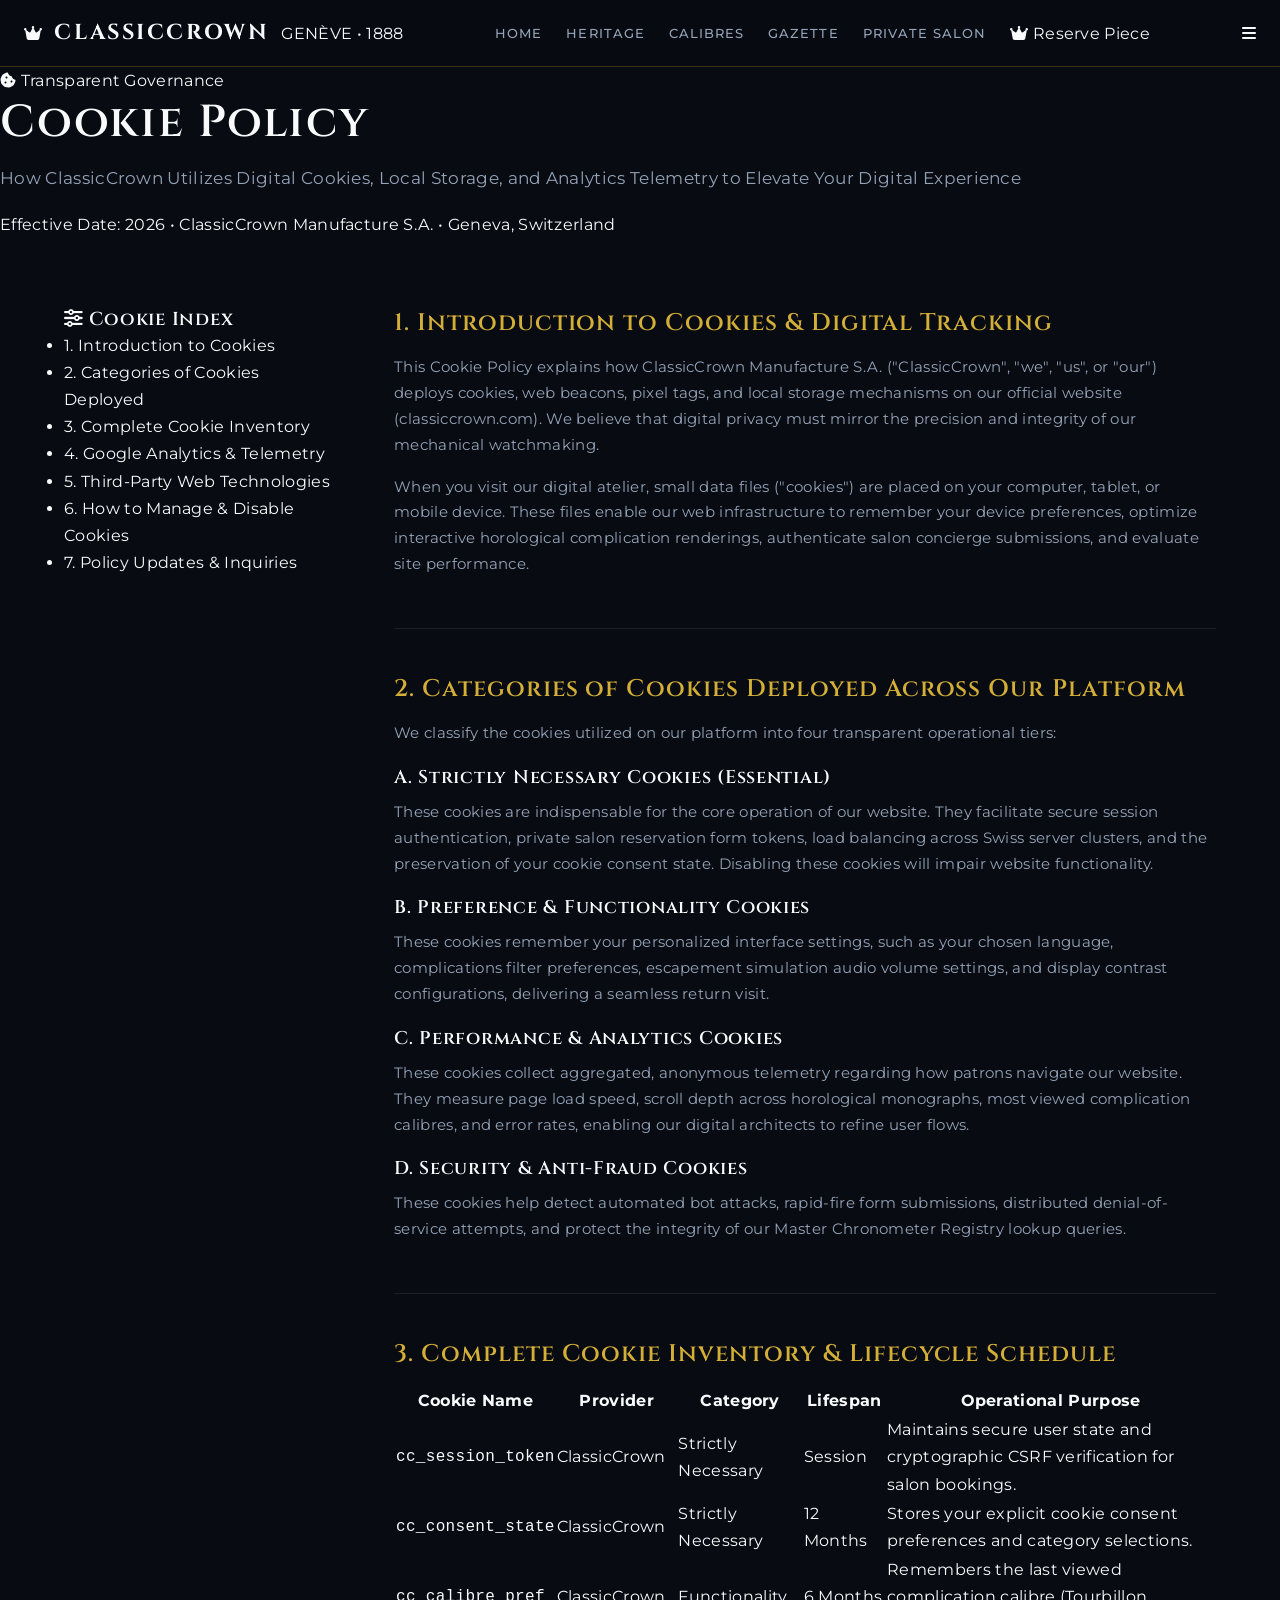
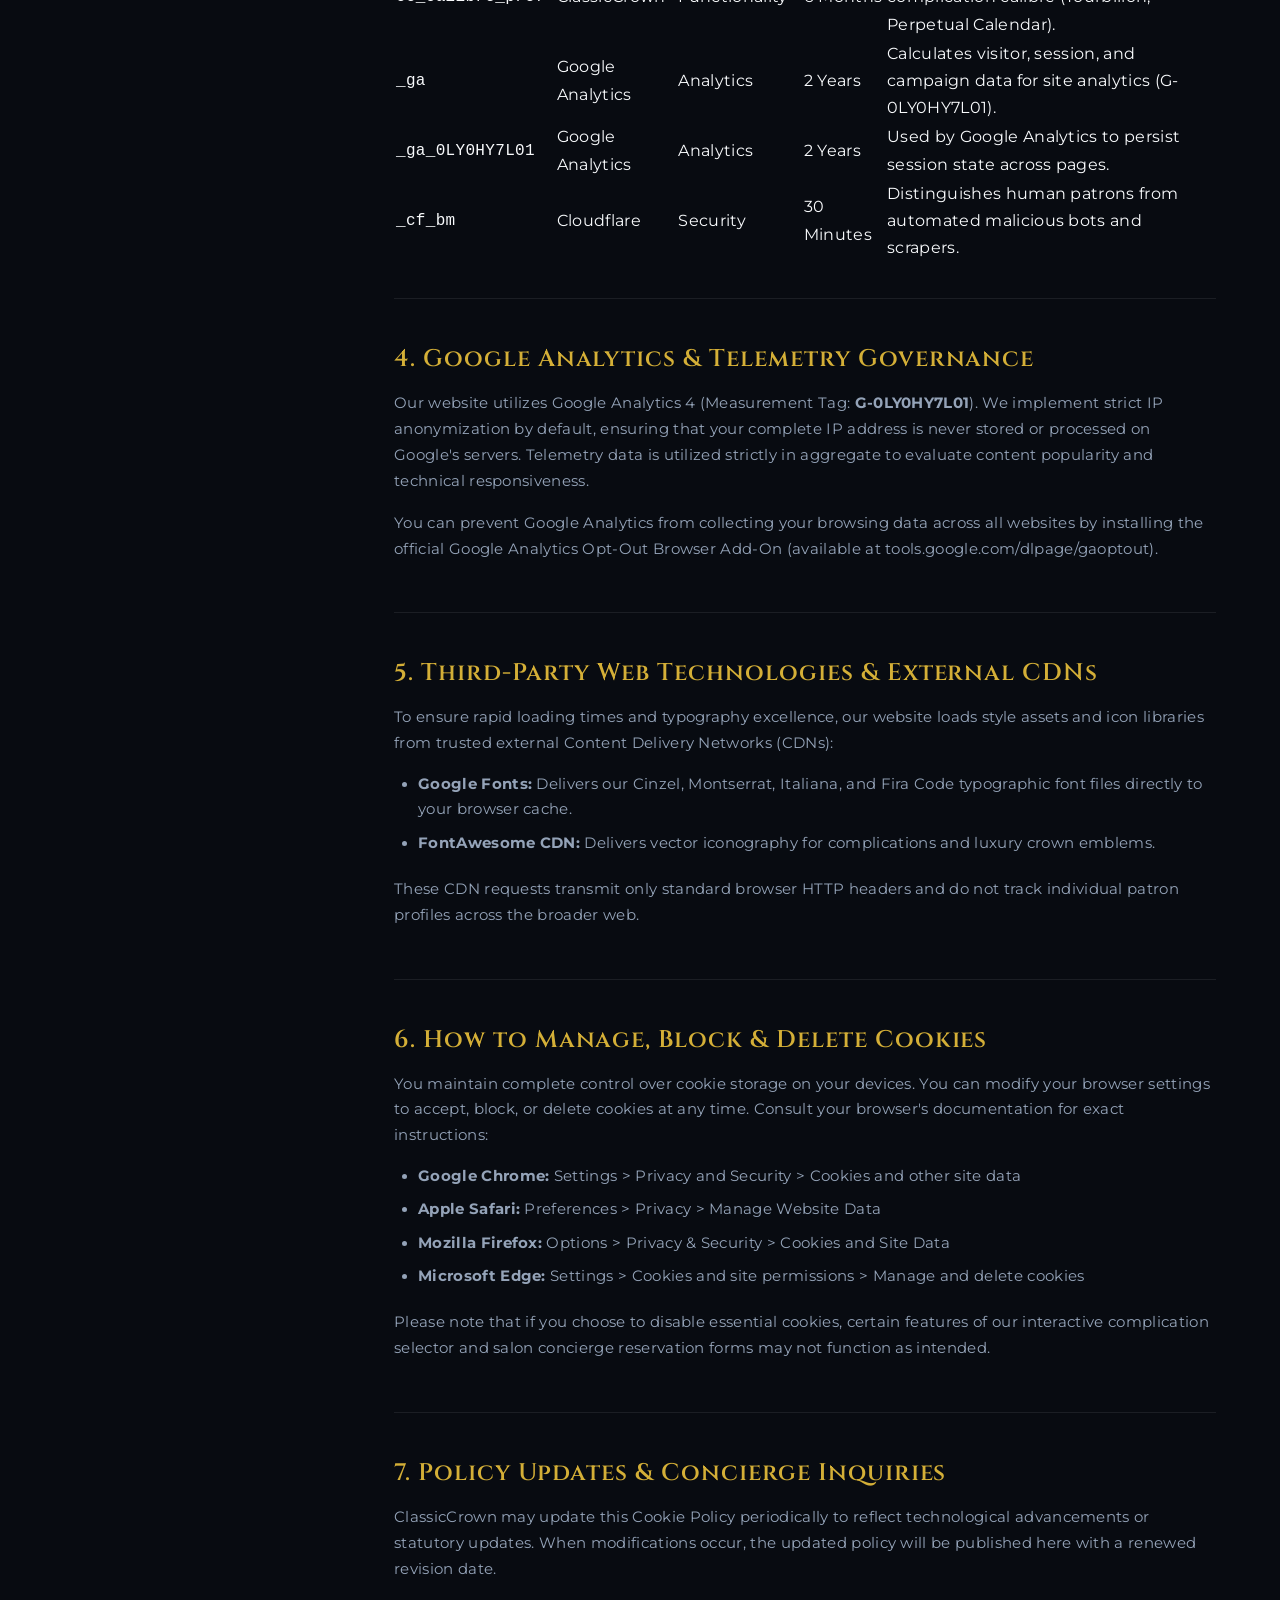
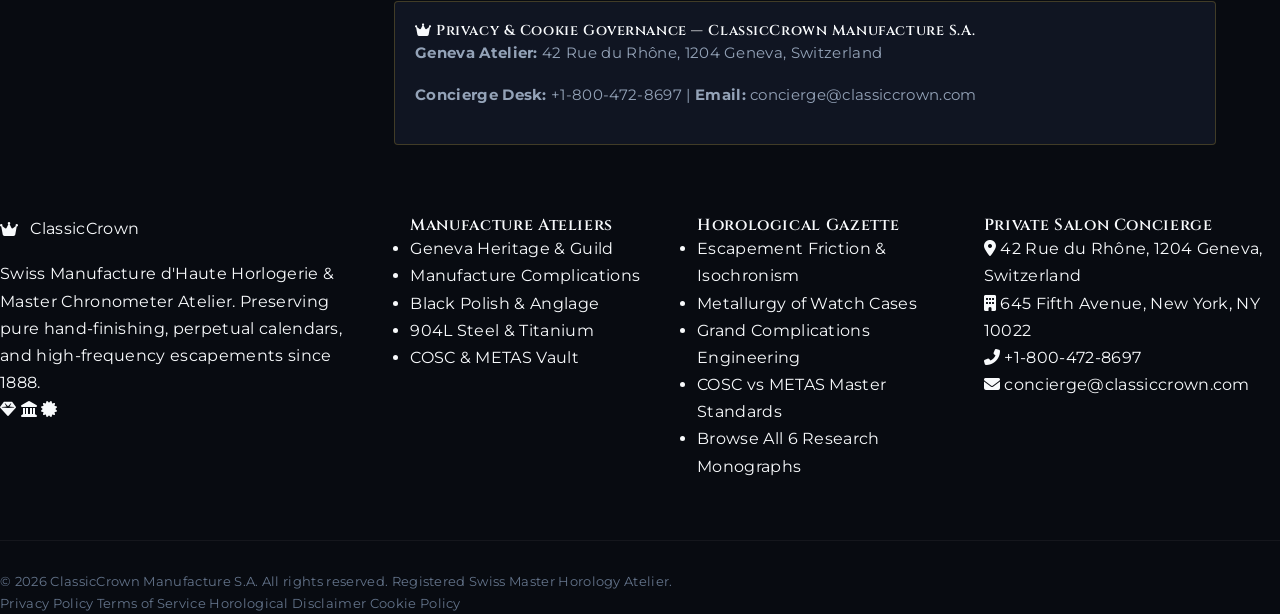
<file: cookies.html>
<!DOCTYPE html>
<html lang="en">
<head>
    <!-- Google tag (gtag.js) -->
    <script async src="https://www.googletagmanager.com/gtag/js?id=G-0LY0HY7L01"></script>
    <script>
      window.dataLayer = window.dataLayer || [];
      function gtag(){dataLayer.push(arguments);}
      gtag('js', new Date());
      gtag('config', 'G-0LY0HY7L01');
    </script>
    <meta charset="UTF-8">
    <meta name="viewport" content="width=device-width, initial-scale=1.0">
    <title>Cookie Policy | ClassicCrown Swiss Haute Horlogerie</title>
    <meta name="description" content="Official Cookie Policy for ClassicCrown Manufacture S.A. Detailed guide to our tracking technologies, session cookies, analytics, and patron preference management.">
    <meta name="robots" content="index, follow">
    <link rel="canonical" href="https://classiccrown.com/cookies.html">
    <link rel="stylesheet" href="style.css">
    <link rel="stylesheet" href="https://cdnjs.cloudflare.com/ajax/libs/font-awesome/6.4.0/css/all.min.css">
    <link rel="preconnect" href="https://fonts.googleapis.com">
    <link rel="preconnect" href="https://fonts.gstatic.com" crossorigin>
    <link href="https://fonts.googleapis.com/css2?family=Cinzel:wght@400;600;700;800;900&family=Montserrat:wght@300;400;500;600;700&family=Fira+Code:wght@400;500;600&family=Italiana&display=swap" rel="stylesheet">
</head>
<body class="luxury-dark">
    <nav class="navbar" id="mainNavbar">
        <div class="nav-container">
            <a href="index.html" class="brand-logo">
                <span class="logo-crown"><i class="fas fa-crown"></i></span>
                <span class="logo-text">ClassicCrown</span>
                <span class="logo-tag">GENÈVE • 1888</span>
            </a>
            <div class="nav-links">
                <a href="index.html" class="nav-link">Home</a>
                <a href="about.html" class="nav-link">Heritage</a>
                <a href="index.html#calibres" class="nav-link">Calibres</a>
                <a href="blog.html" class="nav-link">Gazette</a>
                <a href="contact.html" class="nav-link">Private Salon</a>
                <a href="contact.html" class="nav-btn"><i class="fas fa-crown"></i> Reserve Piece</a>
            </div>
            <div class="menu-toggle" id="menuToggle" aria-label="Toggle Navigation">
                <i class="fas fa-bars"></i>
            </div>
        </div>
    </nav>

    <header class="subpage-hero">
        <div class="subpage-hero-overlay"></div>
        <div class="hero-container text-center">
            <span class="gold-badge"><i class="fas fa-cookie-bite"></i> Transparent Governance</span>
            <h1 class="page-title">Cookie Policy</h1>
            <p class="page-subtitle">How ClassicCrown Utilizes Digital Cookies, Local Storage, and Analytics Telemetry to Elevate Your Digital Experience</p>
            <div class="meta-crumbs">
                <span>Effective Date: 2026</span>
                <span class="sep">•</span>
                <span>ClassicCrown Manufacture S.A.</span>
                <span class="sep">•</span>
                <span>Geneva, Switzerland</span>
            </div>
        </div>
    </header>

    <main class="legal-main">
        <div class="legal-container">
            <div class="legal-sidebar">
                <div class="sidebar-box">
                    <h3 class="sidebar-heading"><i class="fas fa-sliders-h"></i> Cookie Index</h3>
                    <ul class="policy-toc">
                        <li><a href="#cookie-intro">1. Introduction to Cookies</a></li>
                        <li><a href="#cookie-categories">2. Categories of Cookies Deployed</a></li>
                        <li><a href="#cookie-table">3. Complete Cookie Inventory</a></li>
                        <li><a href="#cookie-analytics">4. Google Analytics & Telemetry</a></li>
                        <li><a href="#cookie-third-parties">5. Third-Party Web Technologies</a></li>
                        <li><a href="#cookie-management">6. How to Manage & Disable Cookies</a></li>
                        <li><a href="#cookie-updates">7. Policy Updates & Inquiries</a></li>
                    </ul>
                </div>
            </div>

            <article class="legal-content">
                <section id="cookie-intro" class="legal-section">
                    <h2>1. Introduction to Cookies & Digital Tracking</h2>
                    <p>This Cookie Policy explains how ClassicCrown Manufacture S.A. ("ClassicCrown", "we", "us", or "our") deploys cookies, web beacons, pixel tags, and local storage mechanisms on our official website (classiccrown.com). We believe that digital privacy must mirror the precision and integrity of our mechanical watchmaking.</p>
                    <p>When you visit our digital atelier, small data files ("cookies") are placed on your computer, tablet, or mobile device. These files enable our web infrastructure to remember your device preferences, optimize interactive horological complication renderings, authenticate salon concierge submissions, and evaluate site performance.</p>
                </section>

                <section id="cookie-categories" class="legal-section">
                    <h2>2. Categories of Cookies Deployed Across Our Platform</h2>
                    <p>We classify the cookies utilized on our platform into four transparent operational tiers:</p>
                    
                    <h3>A. Strictly Necessary Cookies (Essential)</h3>
                    <p>These cookies are indispensable for the core operation of our website. They facilitate secure session authentication, private salon reservation form tokens, load balancing across Swiss server clusters, and the preservation of your cookie consent state. Disabling these cookies will impair website functionality.</p>

                    <h3>B. Preference & Functionality Cookies</h3>
                    <p>These cookies remember your personalized interface settings, such as your chosen language, complications filter preferences, escapement simulation audio volume settings, and display contrast configurations, delivering a seamless return visit.</p>

                    <h3>C. Performance & Analytics Cookies</h3>
                    <p>These cookies collect aggregated, anonymous telemetry regarding how patrons navigate our website. They measure page load speed, scroll depth across horological monographs, most viewed complication calibres, and error rates, enabling our digital architects to refine user flows.</p>

                    <h3>D. Security & Anti-Fraud Cookies</h3>
                    <p>These cookies help detect automated bot attacks, rapid-fire form submissions, distributed denial-of-service attempts, and protect the integrity of our Master Chronometer Registry lookup queries.</p>
                </section>

                <section id="cookie-table" class="legal-section">
                    <h2>3. Complete Cookie Inventory & Lifecycle Schedule</h2>
                    <div class="table-responsive">
                        <table class="legal-table">
                            <thead>
                                <tr>
                                    <th>Cookie Name</th>
                                    <th>Provider</th>
                                    <th>Category</th>
                                    <th>Lifespan</th>
                                    <th>Operational Purpose</th>
                                </tr>
                            </thead>
                            <tbody>
                                <tr>
                                    <td><code>cc_session_token</code></td>
                                    <td>ClassicCrown</td>
                                    <td>Strictly Necessary</td>
                                    <td>Session</td>
                                    <td>Maintains secure user state and cryptographic CSRF verification for salon bookings.</td>
                                </tr>
                                <tr>
                                    <td><code>cc_consent_state</code></td>
                                    <td>ClassicCrown</td>
                                    <td>Strictly Necessary</td>
                                    <td>12 Months</td>
                                    <td>Stores your explicit cookie consent preferences and category selections.</td>
                                </tr>
                                <tr>
                                    <td><code>cc_calibre_pref</code></td>
                                    <td>ClassicCrown</td>
                                    <td>Functionality</td>
                                    <td>6 Months</td>
                                    <td>Remembers the last viewed complication calibre (Tourbillon, Perpetual Calendar).</td>
                                </tr>
                                <tr>
                                    <td><code>_ga</code></td>
                                    <td>Google Analytics</td>
                                    <td>Analytics</td>
                                    <td>2 Years</td>
                                    <td>Calculates visitor, session, and campaign data for site analytics (G-0LY0HY7L01).</td>
                                </tr>
                                <tr>
                                    <td><code>_ga_0LY0HY7L01</code></td>
                                    <td>Google Analytics</td>
                                    <td>Analytics</td>
                                    <td>2 Years</td>
                                    <td>Used by Google Analytics to persist session state across pages.</td>
                                </tr>
                                <tr>
                                    <td><code>_cf_bm</code></td>
                                    <td>Cloudflare</td>
                                    <td>Security</td>
                                    <td>30 Minutes</td>
                                    <td>Distinguishes human patrons from automated malicious bots and scrapers.</td>
                                </tr>
                            </tbody>
                        </table>
                    </div>
                </section>

                <section id="cookie-analytics" class="legal-section">
                    <h2>4. Google Analytics & Telemetry Governance</h2>
                    <p>Our website utilizes Google Analytics 4 (Measurement Tag: <strong>G-0LY0HY7L01</strong>). We implement strict IP anonymization by default, ensuring that your complete IP address is never stored or processed on Google's servers. Telemetry data is utilized strictly in aggregate to evaluate content popularity and technical responsiveness.</p>
                    <p>You can prevent Google Analytics from collecting your browsing data across all websites by installing the official Google Analytics Opt-Out Browser Add-On (available at tools.google.com/dlpage/gaoptout).</p>
                </section>

                <section id="cookie-third-parties" class="legal-section">
                    <h2>5. Third-Party Web Technologies & External CDNs</h2>
                    <p>To ensure rapid loading times and typography excellence, our website loads style assets and icon libraries from trusted external Content Delivery Networks (CDNs):</p>
                    <ul>
                        <li><strong>Google Fonts:</strong> Delivers our Cinzel, Montserrat, Italiana, and Fira Code typographic font files directly to your browser cache.</li>
                        <li><strong>FontAwesome CDN:</strong> Delivers vector iconography for complications and luxury crown emblems.</li>
                    </ul>
                    <p>These CDN requests transmit only standard browser HTTP headers and do not track individual patron profiles across the broader web.</p>
                </section>

                <section id="cookie-management" class="legal-section">
                    <h2>6. How to Manage, Block & Delete Cookies</h2>
                    <p>You maintain complete control over cookie storage on your devices. You can modify your browser settings to accept, block, or delete cookies at any time. Consult your browser's documentation for exact instructions:</p>
                    <ul>
                        <li><strong>Google Chrome:</strong> Settings &gt; Privacy and Security &gt; Cookies and other site data</li>
                        <li><strong>Apple Safari:</strong> Preferences &gt; Privacy &gt; Manage Website Data</li>
                        <li><strong>Mozilla Firefox:</strong> Options &gt; Privacy &amp; Security &gt; Cookies and Site Data</li>
                        <li><strong>Microsoft Edge:</strong> Settings &gt; Cookies and site permissions &gt; Manage and delete cookies</li>
                    </ul>
                    <p>Please note that if you choose to disable essential cookies, certain features of our interactive complication selector and salon concierge reservation forms may not function as intended.</p>
                </section>

                <section id="cookie-updates" class="legal-section">
                    <h2>7. Policy Updates & Concierge Inquiries</h2>
                    <p>ClassicCrown may update this Cookie Policy periodically to reflect technological advancements or statutory updates. When modifications occur, the updated policy will be published here with a renewed revision date.</p>
                    <div class="legal-contact-card">
                        <h4><i class="fas fa-crown"></i> Privacy & Cookie Governance — ClassicCrown Manufacture S.A.</h4>
                        <p><strong>Geneva Atelier:</strong> 42 Rue du Rhône, 1204 Geneva, Switzerland</p>
                        <p><strong>Concierge Desk:</strong> +1-800-472-8697 | <strong>Email:</strong> concierge@classiccrown.com</p>
                    </div>
                </section>
            </article>
        </div>
    </main>

    <footer class="site-footer">
        <div class="footer-top">
            <div class="footer-grid">
                <div class="footer-col brand-col">
                    <div class="footer-logo">
                        <i class="fas fa-crown"></i>
                        <span>ClassicCrown</span>
                    </div>
                    <p class="footer-desc">Swiss Manufacture d'Haute Horlogerie & Master Chronometer Atelier. Preserving pure hand-finishing, perpetual calendars, and high-frequency escapements since 1888.</p>
                    <div class="footer-social">
                        <a href="contact.html" aria-label="Haute Horlogerie Vault"><i class="fas fa-gem"></i></a>
                        <a href="contact.html" aria-label="Geneva Salon Directory"><i class="fas fa-landmark"></i></a>
                        <a href="contact.html" aria-label="Chronometer Registry"><i class="fas fa-certificate"></i></a>
                    </div>
                </div>
                <div class="footer-col">
                    <h4 class="col-title">Manufacture Ateliers</h4>
                    <ul class="footer-links">
                        <li><a href="about.html">Geneva Heritage & Guild</a></li>
                        <li><a href="index.html#calibres">Manufacture Complications</a></li>
                        <li><a href="index.html#finishing">Black Polish & Anglage</a></li>
                        <li><a href="index.html#materials">904L Steel & Titanium</a></li>
                        <li><a href="index.html#certification">COSC & METAS Vault</a></li>
                    </ul>
                </div>
                <div class="footer-col">
                    <h4 class="col-title">Horological Gazette</h4>
                    <ul class="footer-links">
                        <li><a href="blog/co-axial-escapements-vs-swiss-lever-friction-and-isochronism.html">Escapement Friction & Isochronism</a></li>
                        <li><a href="blog/the-metallurgy-of-watch-cases-904l-steel-titanium-and-forged-carbon.html">Metallurgy of Watch Cases</a></li>
                        <li><a href="blog/grand-complications-tourbillons-perpetual-calendars-and-minute-repeaters.html">Grand Complications Engineering</a></li>
                        <li><a href="blog/chronometer-certification-standards-cosc-vs-metas-master-chronometer.html">COSC vs METAS Master Standards</a></li>
                        <li><a href="blog.html">Browse All 6 Research Monographs</a></li>
                    </ul>
                </div>
                <div class="footer-col">
                    <h4 class="col-title">Private Salon Concierge</h4>
                    <div class="contact-mini">
                        <p><i class="fas fa-map-marker-alt"></i> 42 Rue du Rhône, 1204 Geneva, Switzerland</p>
                        <p><i class="fas fa-building"></i> 645 Fifth Avenue, New York, NY 10022</p>
                        <p><i class="fas fa-phone-alt"></i> +1-800-472-8697</p>
                        <p><i class="fas fa-envelope"></i> concierge@classiccrown.com</p>
                    </div>
                </div>
            </div>
        </div>
        <div class="footer-bottom">
            <div class="footer-bottom-container">
                <p class="copyright">&copy; 2026 ClassicCrown Manufacture S.A. All rights reserved. Registered Swiss Master Horology Atelier.</p>
                <div class="legal-links">
                    <a href="privacy.html">Privacy Policy</a>
                    <a href="terms.html">Terms of Service</a>
                    <a href="disclaimer.html">Horological Disclaimer</a>
                    <a href="cookies.html">Cookie Policy</a>
                </div>
            </div>
        </div>
    </footer>
    <script src="script.js"></script>
</body>
</html>
</file>
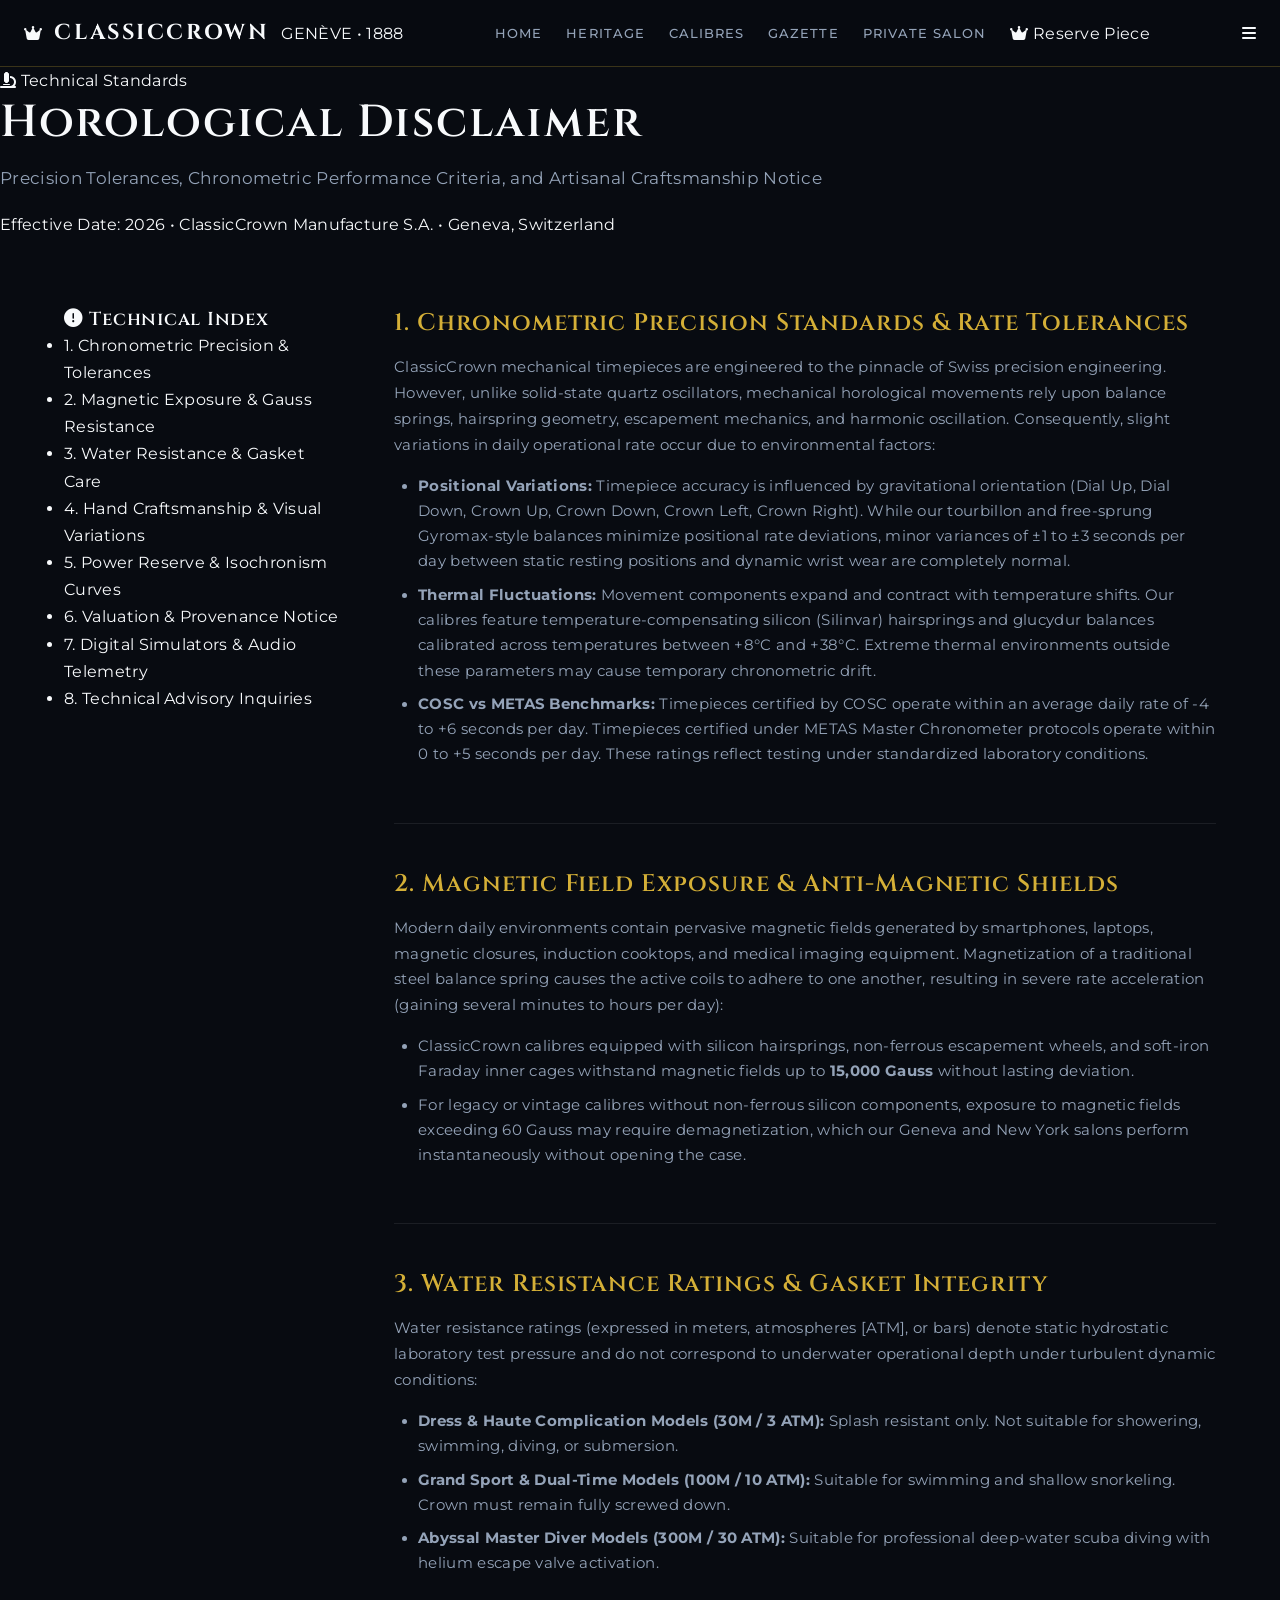
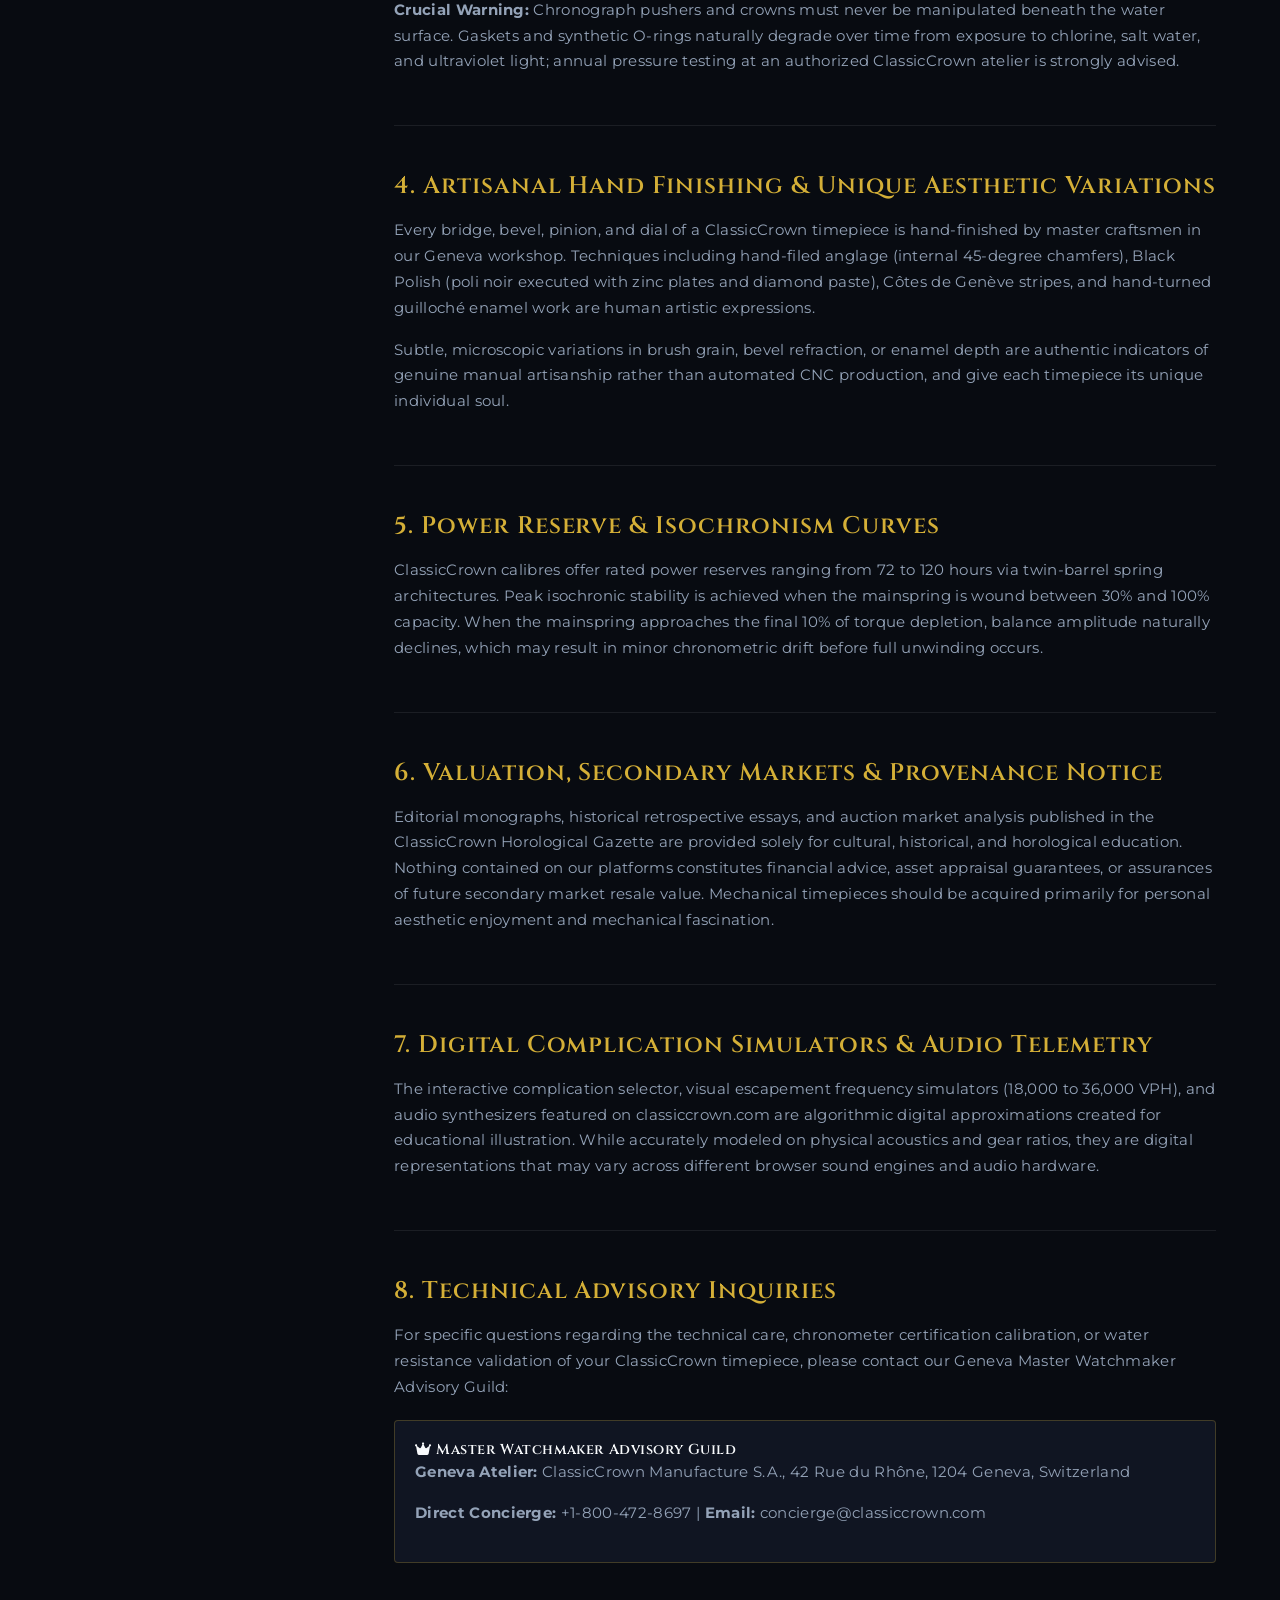
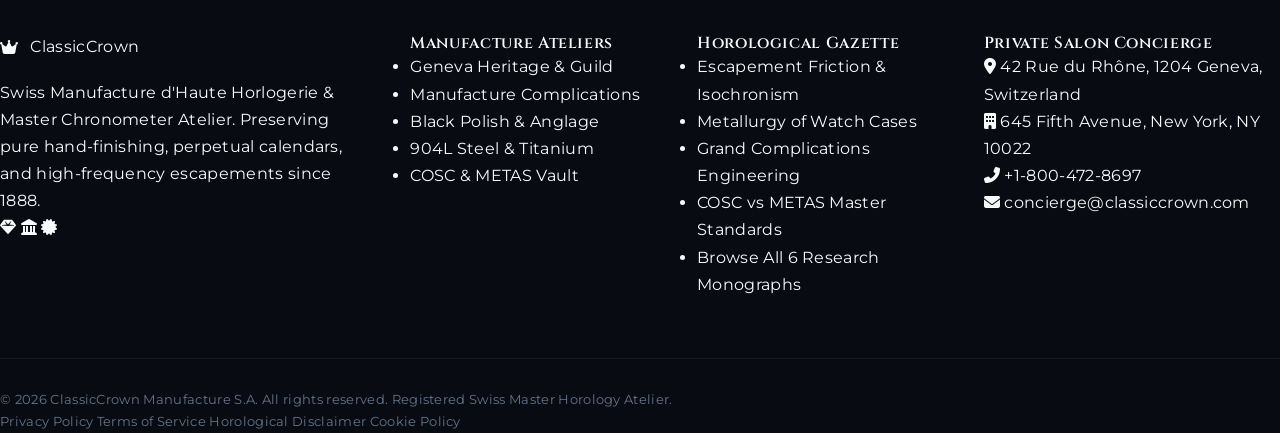
<file: disclaimer.html>
<!DOCTYPE html>
<html lang="en">
<head>
    <!-- Google tag (gtag.js) -->
    <script async src="https://www.googletagmanager.com/gtag/js?id=G-0LY0HY7L01"></script>
    <script>
      window.dataLayer = window.dataLayer || [];
      function gtag(){dataLayer.push(arguments);}
      gtag('js', new Date());
      gtag('config', 'G-0LY0HY7L01');
    </script>
    <meta charset="UTF-8">
    <meta name="viewport" content="width=device-width, initial-scale=1.0">
    <title>Horological Disclaimer | ClassicCrown Swiss Haute Horlogerie</title>
    <meta name="description" content="Technical, precision, and historical disclaimer for ClassicCrown Manufacture S.A. Details on chronometric tolerances, magnetic resistance, water resistance, and artisanal craftsmanship.">
    <meta name="robots" content="index, follow">
    <link rel="canonical" href="https://classiccrown.com/disclaimer.html">
    <link rel="stylesheet" href="style.css">
    <link rel="stylesheet" href="https://cdnjs.cloudflare.com/ajax/libs/font-awesome/6.4.0/css/all.min.css">
    <link rel="preconnect" href="https://fonts.googleapis.com">
    <link rel="preconnect" href="https://fonts.gstatic.com" crossorigin>
    <link href="https://fonts.googleapis.com/css2?family=Cinzel:wght@400;600;700;800;900&family=Montserrat:wght@300;400;500;600;700&family=Fira+Code:wght@400;500;600&family=Italiana&display=swap" rel="stylesheet">
</head>
<body class="luxury-dark">
    <nav class="navbar" id="mainNavbar">
        <div class="nav-container">
            <a href="index.html" class="brand-logo">
                <span class="logo-crown"><i class="fas fa-crown"></i></span>
                <span class="logo-text">ClassicCrown</span>
                <span class="logo-tag">GENÈVE • 1888</span>
            </a>
            <div class="nav-links">
                <a href="index.html" class="nav-link">Home</a>
                <a href="about.html" class="nav-link">Heritage</a>
                <a href="index.html#calibres" class="nav-link">Calibres</a>
                <a href="blog.html" class="nav-link">Gazette</a>
                <a href="contact.html" class="nav-link">Private Salon</a>
                <a href="contact.html" class="nav-btn"><i class="fas fa-crown"></i> Reserve Piece</a>
            </div>
            <div class="menu-toggle" id="menuToggle" aria-label="Toggle Navigation">
                <i class="fas fa-bars"></i>
            </div>
        </div>
    </nav>

    <header class="subpage-hero">
        <div class="subpage-hero-overlay"></div>
        <div class="hero-container text-center">
            <span class="gold-badge"><i class="fas fa-microscope"></i> Technical Standards</span>
            <h1 class="page-title">Horological Disclaimer</h1>
            <p class="page-subtitle">Precision Tolerances, Chronometric Performance Criteria, and Artisanal Craftsmanship Notice</p>
            <div class="meta-crumbs">
                <span>Effective Date: 2026</span>
                <span class="sep">•</span>
                <span>ClassicCrown Manufacture S.A.</span>
                <span class="sep">•</span>
                <span>Geneva, Switzerland</span>
            </div>
        </div>
    </header>

    <main class="legal-main">
        <div class="legal-container">
            <div class="legal-sidebar">
                <div class="sidebar-box">
                    <h3 class="sidebar-heading"><i class="fas fa-exclamation-circle"></i> Technical Index</h3>
                    <ul class="policy-toc">
                        <li><a href="#disc-precision">1. Chronometric Precision & Tolerances</a></li>
                        <li><a href="#disc-magnetic">2. Magnetic Exposure & Gauss Resistance</a></li>
                        <li><a href="#disc-water">3. Water Resistance & Gasket Care</a></li>
                        <li><a href="#disc-finishing">4. Hand Craftsmanship & Visual Variations</a></li>
                        <li><a href="#disc-power">5. Power Reserve & Isochronism Curves</a></li>
                        <li><a href="#disc-appraisals">6. Valuation & Provenance Notice</a></li>
                        <li><a href="#disc-digital">7. Digital Simulators & Audio Telemetry</a></li>
                        <li><a href="#disc-contact">8. Technical Advisory Inquiries</a></li>
                    </ul>
                </div>
            </div>

            <article class="legal-content">
                <section id="disc-precision" class="legal-section">
                    <h2>1. Chronometric Precision Standards & Rate Tolerances</h2>
                    <p>ClassicCrown mechanical timepieces are engineered to the pinnacle of Swiss precision engineering. However, unlike solid-state quartz oscillators, mechanical horological movements rely upon balance springs, hairspring geometry, escapement mechanics, and harmonic oscillation. Consequently, slight variations in daily operational rate occur due to environmental factors:</p>
                    <ul>
                        <li><strong>Positional Variations:</strong> Timepiece accuracy is influenced by gravitational orientation (Dial Up, Dial Down, Crown Up, Crown Down, Crown Left, Crown Right). While our tourbillon and free-sprung Gyromax-style balances minimize positional rate deviations, minor variances of ±1 to ±3 seconds per day between static resting positions and dynamic wrist wear are completely normal.</li>
                        <li><strong>Thermal Fluctuations:</strong> Movement components expand and contract with temperature shifts. Our calibres feature temperature-compensating silicon (Silinvar) hairsprings and glucydur balances calibrated across temperatures between +8°C and +38°C. Extreme thermal environments outside these parameters may cause temporary chronometric drift.</li>
                        <li><strong>COSC vs METAS Benchmarks:</strong> Timepieces certified by COSC operate within an average daily rate of -4 to +6 seconds per day. Timepieces certified under METAS Master Chronometer protocols operate within 0 to +5 seconds per day. These ratings reflect testing under standardized laboratory conditions.</li>
                    </ul>
                </section>

                <section id="disc-magnetic" class="legal-section">
                    <h2>2. Magnetic Field Exposure & Anti-Magnetic Shields</h2>
                    <p>Modern daily environments contain pervasive magnetic fields generated by smartphones, laptops, magnetic closures, induction cooktops, and medical imaging equipment. Magnetization of a traditional steel balance spring causes the active coils to adhere to one another, resulting in severe rate acceleration (gaining several minutes to hours per day):</p>
                    <ul>
                        <li>ClassicCrown calibres equipped with silicon hairsprings, non-ferrous escapement wheels, and soft-iron Faraday inner cages withstand magnetic fields up to <strong>15,000 Gauss</strong> without lasting deviation.</li>
                        <li>For legacy or vintage calibres without non-ferrous silicon components, exposure to magnetic fields exceeding 60 Gauss may require demagnetization, which our Geneva and New York salons perform instantaneously without opening the case.</li>
                    </ul>
                </section>

                <section id="disc-water" class="legal-section">
                    <h2>3. Water Resistance Ratings & Gasket Integrity</h2>
                    <p>Water resistance ratings (expressed in meters, atmospheres [ATM], or bars) denote static hydrostatic laboratory test pressure and do not correspond to underwater operational depth under turbulent dynamic conditions:</p>
                    <ul>
                        <li><strong>Dress & Haute Complication Models (30M / 3 ATM):</strong> Splash resistant only. Not suitable for showering, swimming, diving, or submersion.</li>
                        <li><strong>Grand Sport & Dual-Time Models (100M / 10 ATM):</strong> Suitable for swimming and shallow snorkeling. Crown must remain fully screwed down.</li>
                        <li><strong>Abyssal Master Diver Models (300M / 30 ATM):</strong> Suitable for professional deep-water scuba diving with helium escape valve activation.</li>
                    </ul>
                    <p><strong>Crucial Warning:</strong> Chronograph pushers and crowns must never be manipulated beneath the water surface. Gaskets and synthetic O-rings naturally degrade over time from exposure to chlorine, salt water, and ultraviolet light; annual pressure testing at an authorized ClassicCrown atelier is strongly advised.</p>
                </section>

                <section id="disc-finishing" class="legal-section">
                    <h2>4. Artisanal Hand Finishing & Unique Aesthetic Variations</h2>
                    <p>Every bridge, bevel, pinion, and dial of a ClassicCrown timepiece is hand-finished by master craftsmen in our Geneva workshop. Techniques including hand-filed anglage (internal 45-degree chamfers), Black Polish (poli noir executed with zinc plates and diamond paste), Côtes de Genève stripes, and hand-turned guilloché enamel work are human artistic expressions.</p>
                    <p>Subtle, microscopic variations in brush grain, bevel refraction, or enamel depth are authentic indicators of genuine manual artisanship rather than automated CNC production, and give each timepiece its unique individual soul.</p>
                </section>

                <section id="disc-power" class="legal-section">
                    <h2>5. Power Reserve & Isochronism Curves</h2>
                    <p>ClassicCrown calibres offer rated power reserves ranging from 72 to 120 hours via twin-barrel spring architectures. Peak isochronic stability is achieved when the mainspring is wound between 30% and 100% capacity. When the mainspring approaches the final 10% of torque depletion, balance amplitude naturally declines, which may result in minor chronometric drift before full unwinding occurs.</p>
                </section>

                <section id="disc-appraisals" class="legal-section">
                    <h2>6. Valuation, Secondary Markets & Provenance Notice</h2>
                    <p>Editorial monographs, historical retrospective essays, and auction market analysis published in the ClassicCrown Horological Gazette are provided solely for cultural, historical, and horological education. Nothing contained on our platforms constitutes financial advice, asset appraisal guarantees, or assurances of future secondary market resale value. Mechanical timepieces should be acquired primarily for personal aesthetic enjoyment and mechanical fascination.</p>
                </section>

                <section id="disc-digital" class="legal-section">
                    <h2>7. Digital Complication Simulators & Audio Telemetry</h2>
                    <p>The interactive complication selector, visual escapement frequency simulators (18,000 to 36,000 VPH), and audio synthesizers featured on classiccrown.com are algorithmic digital approximations created for educational illustration. While accurately modeled on physical acoustics and gear ratios, they are digital representations that may vary across different browser sound engines and audio hardware.</p>
                </section>

                <section id="disc-contact" class="legal-section">
                    <h2>8. Technical Advisory Inquiries</h2>
                    <p>For specific questions regarding the technical care, chronometer certification calibration, or water resistance validation of your ClassicCrown timepiece, please contact our Geneva Master Watchmaker Advisory Guild:</p>
                    <div class="legal-contact-card">
                        <h4><i class="fas fa-crown"></i> Master Watchmaker Advisory Guild</h4>
                        <p><strong>Geneva Atelier:</strong> ClassicCrown Manufacture S.A., 42 Rue du Rhône, 1204 Geneva, Switzerland</p>
                        <p><strong>Direct Concierge:</strong> +1-800-472-8697 | <strong>Email:</strong> concierge@classiccrown.com</p>
                    </div>
                </section>
            </article>
        </div>
    </main>

    <footer class="site-footer">
        <div class="footer-top">
            <div class="footer-grid">
                <div class="footer-col brand-col">
                    <div class="footer-logo">
                        <i class="fas fa-crown"></i>
                        <span>ClassicCrown</span>
                    </div>
                    <p class="footer-desc">Swiss Manufacture d'Haute Horlogerie & Master Chronometer Atelier. Preserving pure hand-finishing, perpetual calendars, and high-frequency escapements since 1888.</p>
                    <div class="footer-social">
                        <a href="contact.html" aria-label="Haute Horlogerie Vault"><i class="fas fa-gem"></i></a>
                        <a href="contact.html" aria-label="Geneva Salon Directory"><i class="fas fa-landmark"></i></a>
                        <a href="contact.html" aria-label="Chronometer Registry"><i class="fas fa-certificate"></i></a>
                    </div>
                </div>
                <div class="footer-col">
                    <h4 class="col-title">Manufacture Ateliers</h4>
                    <ul class="footer-links">
                        <li><a href="about.html">Geneva Heritage & Guild</a></li>
                        <li><a href="index.html#calibres">Manufacture Complications</a></li>
                        <li><a href="index.html#finishing">Black Polish & Anglage</a></li>
                        <li><a href="index.html#materials">904L Steel & Titanium</a></li>
                        <li><a href="index.html#certification">COSC & METAS Vault</a></li>
                    </ul>
                </div>
                <div class="footer-col">
                    <h4 class="col-title">Horological Gazette</h4>
                    <ul class="footer-links">
                        <li><a href="blog/co-axial-escapements-vs-swiss-lever-friction-and-isochronism.html">Escapement Friction & Isochronism</a></li>
                        <li><a href="blog/the-metallurgy-of-watch-cases-904l-steel-titanium-and-forged-carbon.html">Metallurgy of Watch Cases</a></li>
                        <li><a href="blog/grand-complications-tourbillons-perpetual-calendars-and-minute-repeaters.html">Grand Complications Engineering</a></li>
                        <li><a href="blog/chronometer-certification-standards-cosc-vs-metas-master-chronometer.html">COSC vs METAS Master Standards</a></li>
                        <li><a href="blog.html">Browse All 6 Research Monographs</a></li>
                    </ul>
                </div>
                <div class="footer-col">
                    <h4 class="col-title">Private Salon Concierge</h4>
                    <div class="contact-mini">
                        <p><i class="fas fa-map-marker-alt"></i> 42 Rue du Rhône, 1204 Geneva, Switzerland</p>
                        <p><i class="fas fa-building"></i> 645 Fifth Avenue, New York, NY 10022</p>
                        <p><i class="fas fa-phone-alt"></i> +1-800-472-8697</p>
                        <p><i class="fas fa-envelope"></i> concierge@classiccrown.com</p>
                    </div>
                </div>
            </div>
        </div>
        <div class="footer-bottom">
            <div class="footer-bottom-container">
                <p class="copyright">&copy; 2026 ClassicCrown Manufacture S.A. All rights reserved. Registered Swiss Master Horology Atelier.</p>
                <div class="legal-links">
                    <a href="privacy.html">Privacy Policy</a>
                    <a href="terms.html">Terms of Service</a>
                    <a href="disclaimer.html">Horological Disclaimer</a>
                    <a href="cookies.html">Cookie Policy</a>
                </div>
            </div>
        </div>
    </footer>
    <script src="script.js"></script>
</body>
</html>
</file>
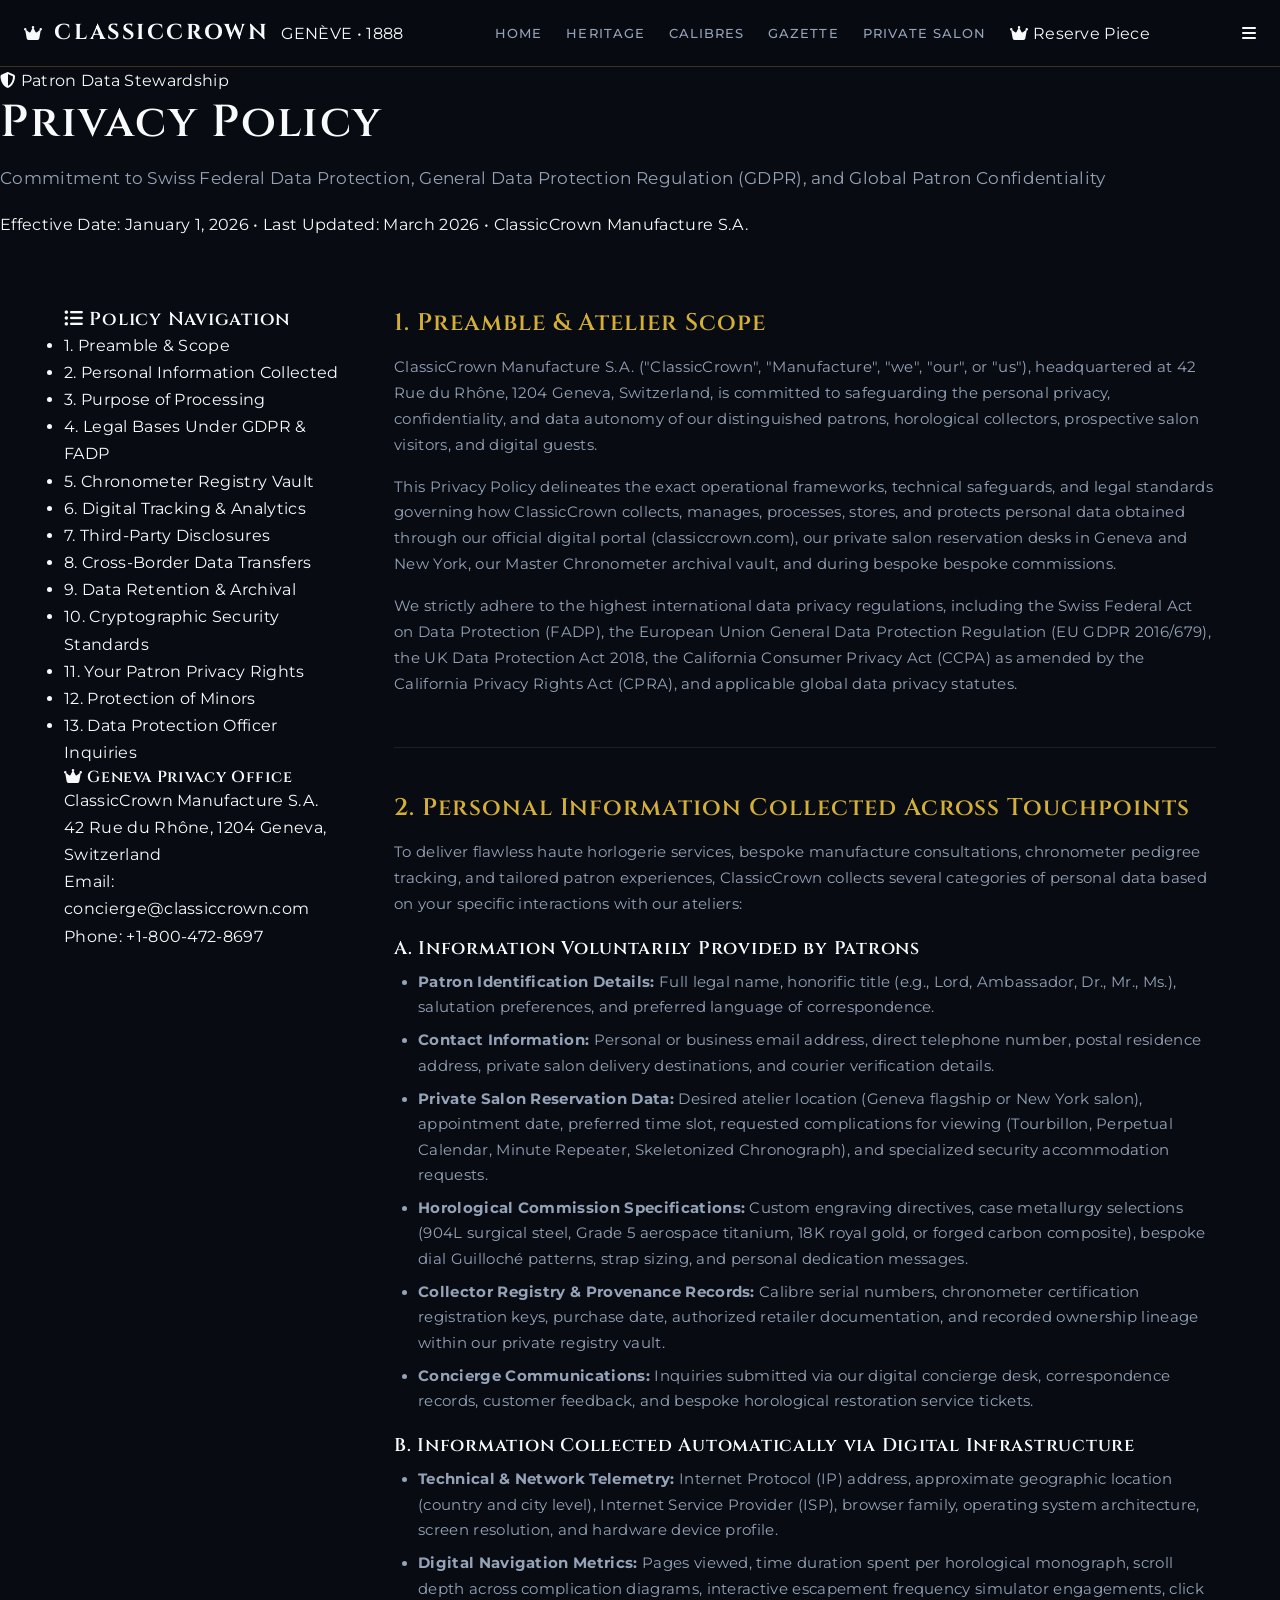
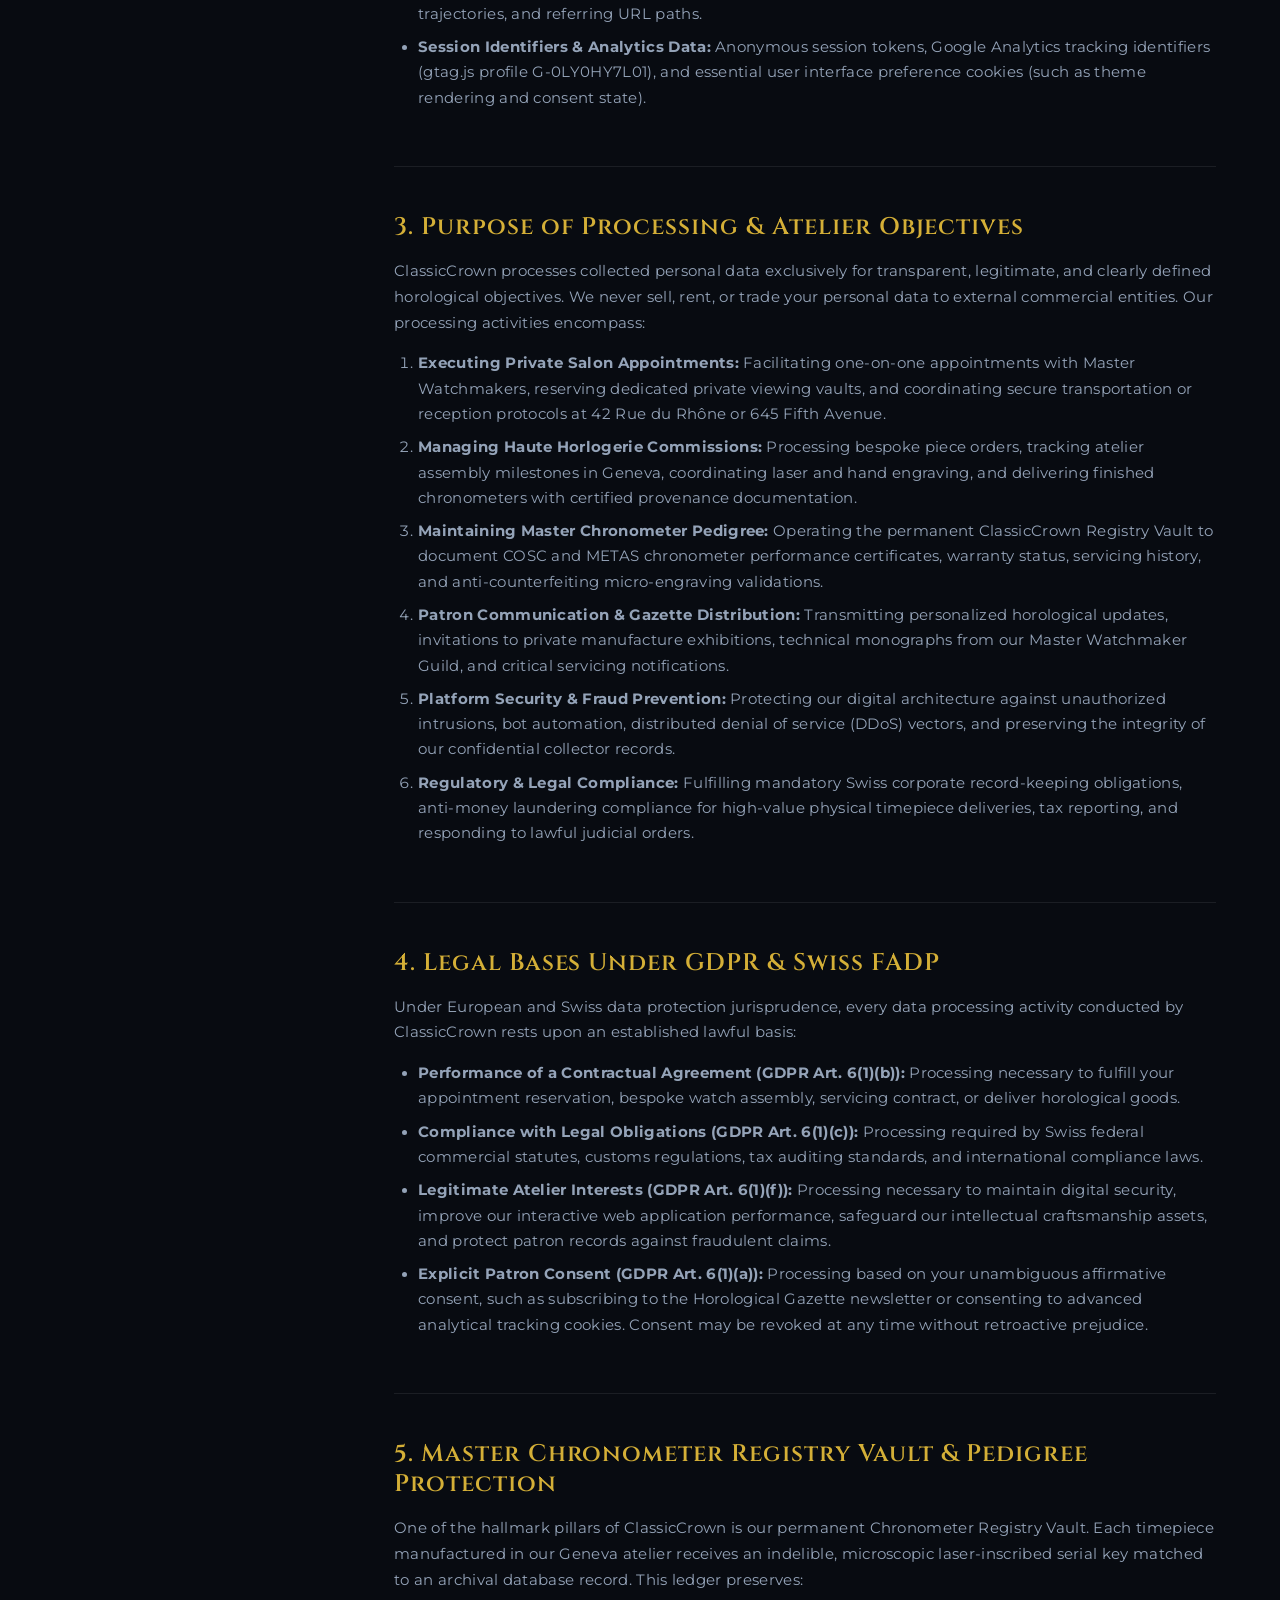
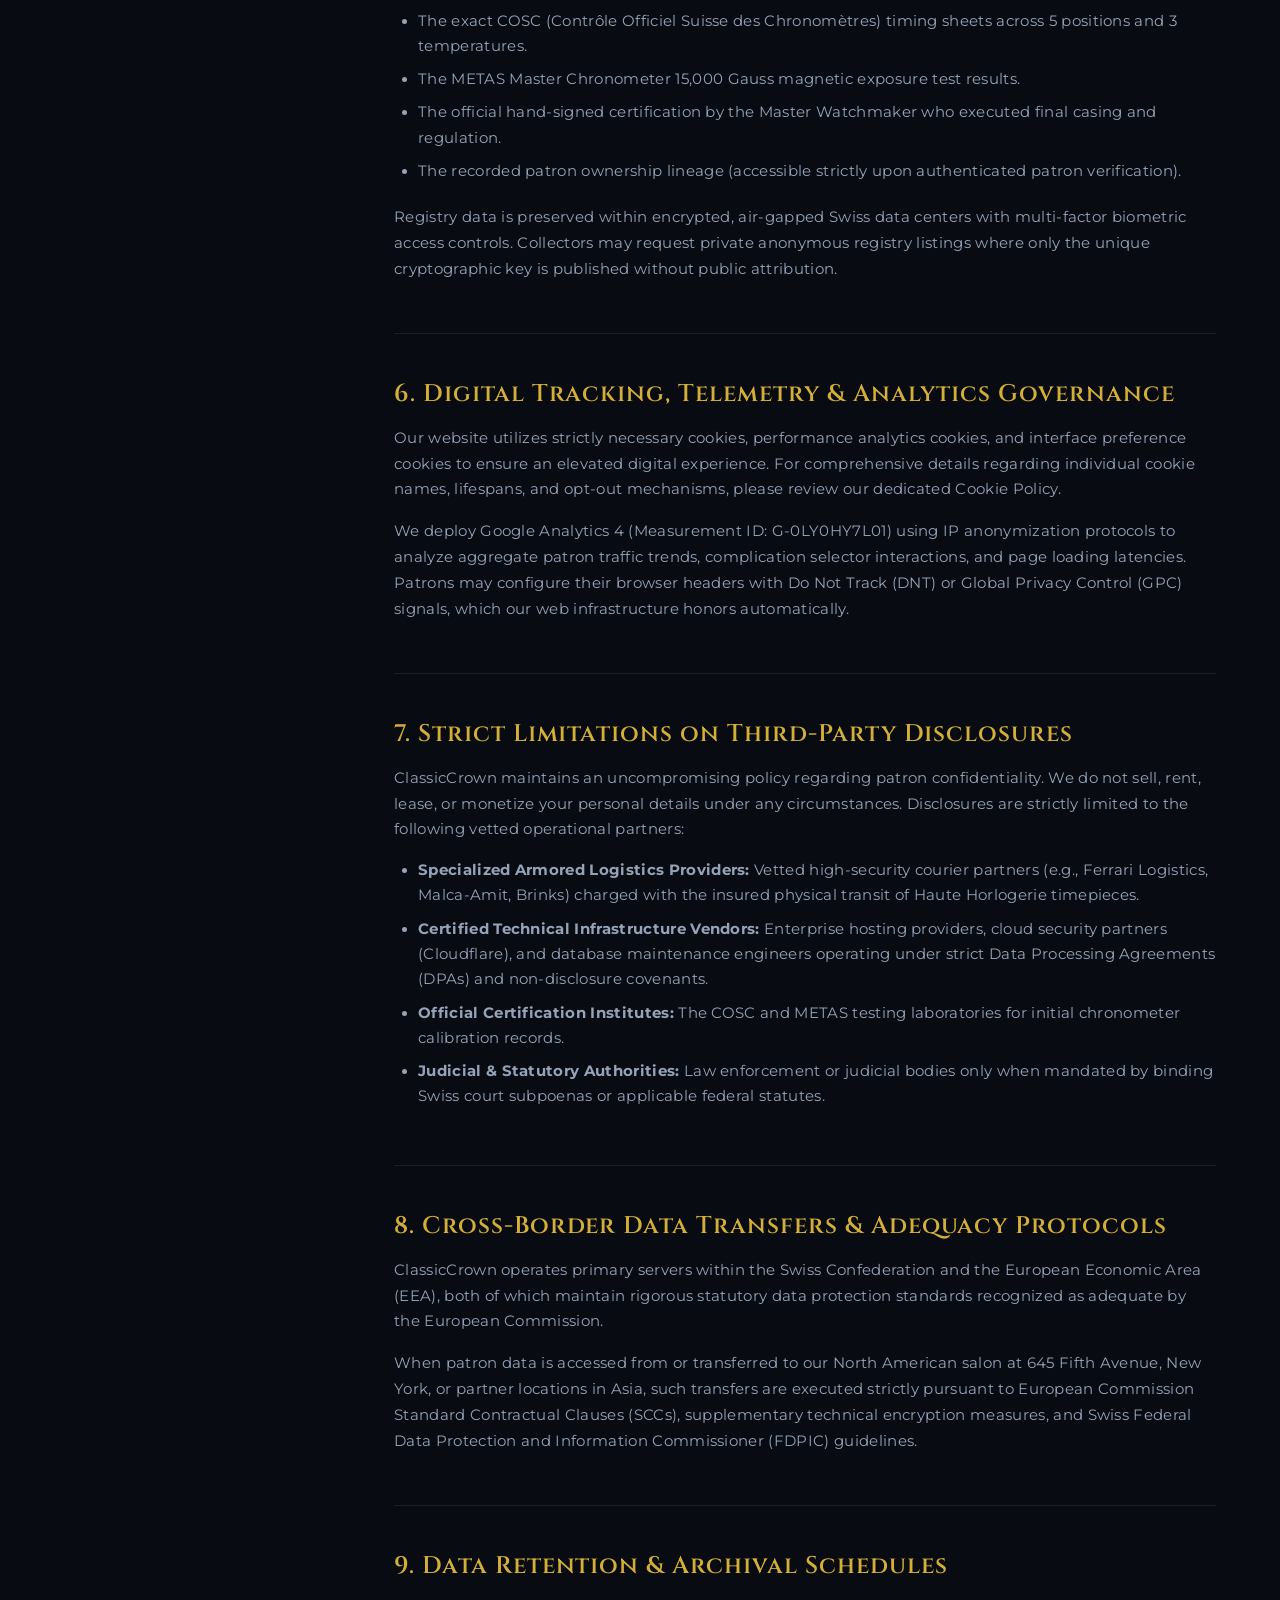
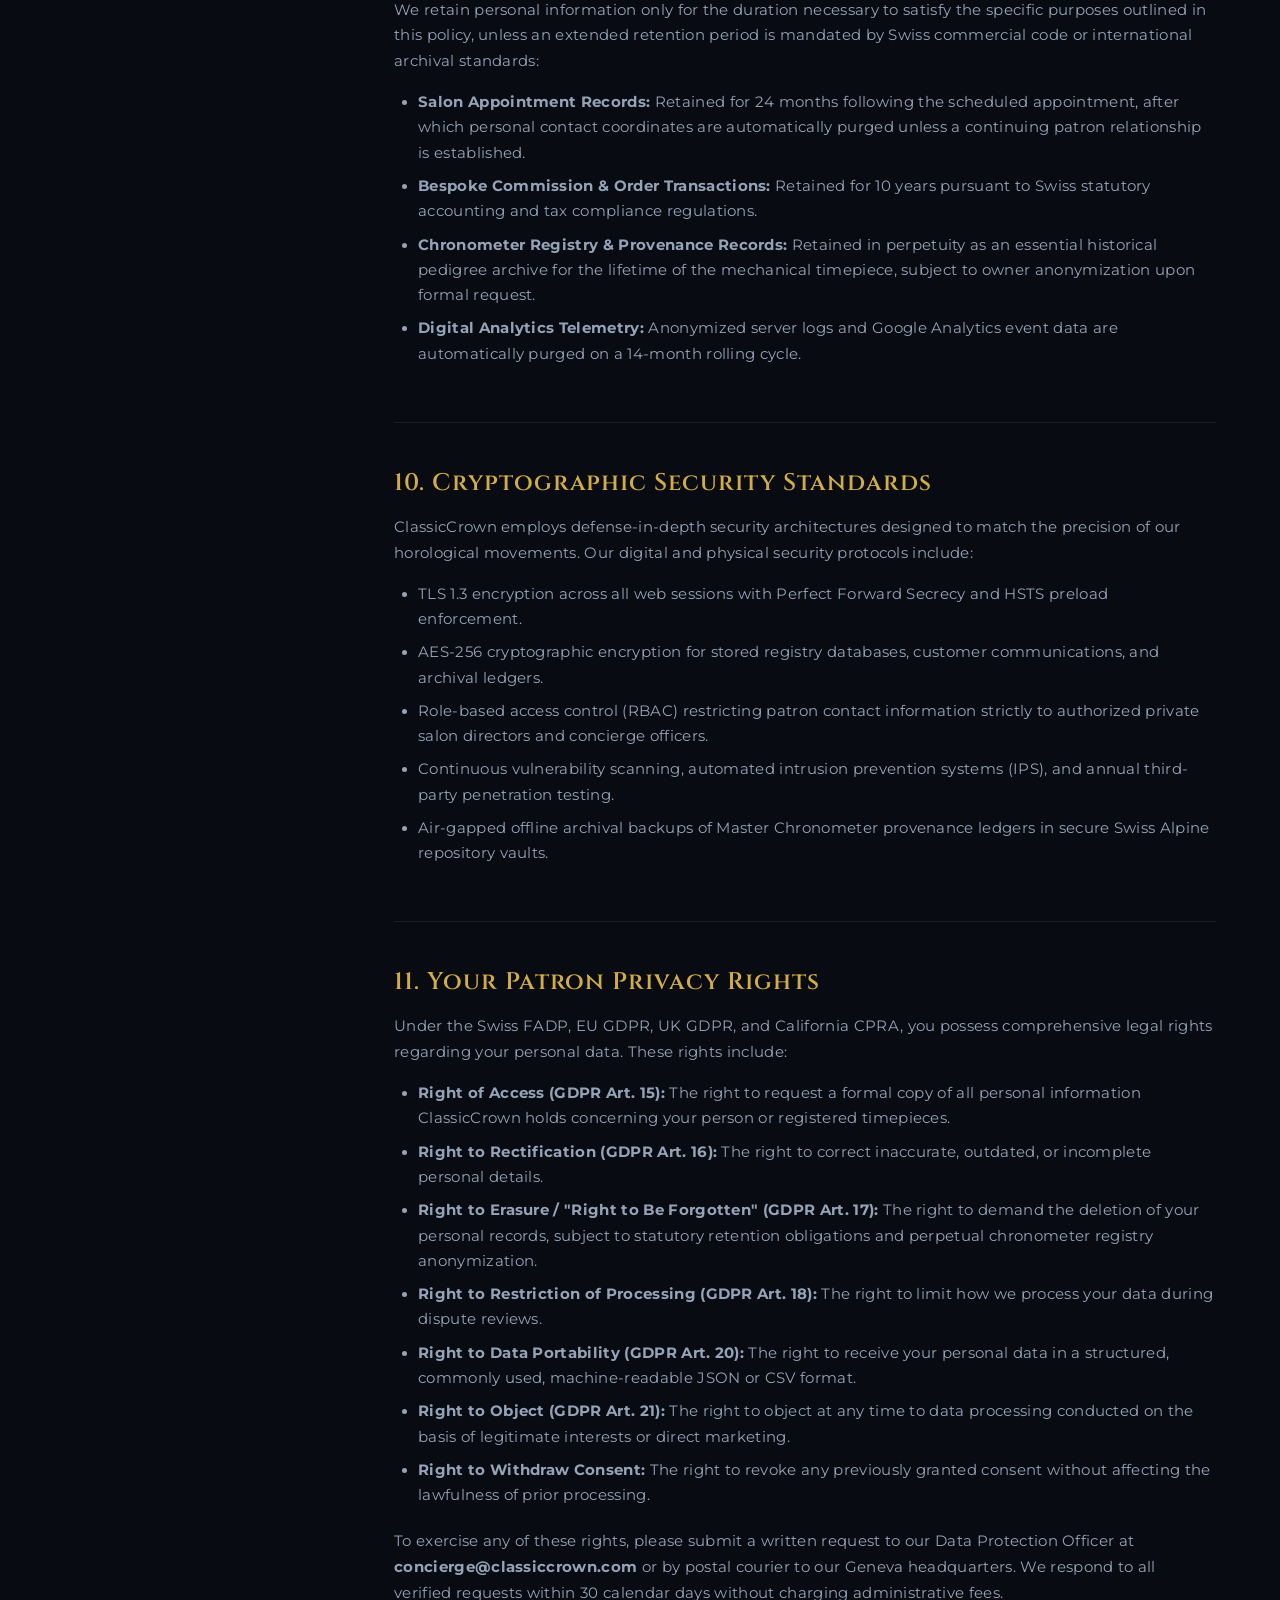
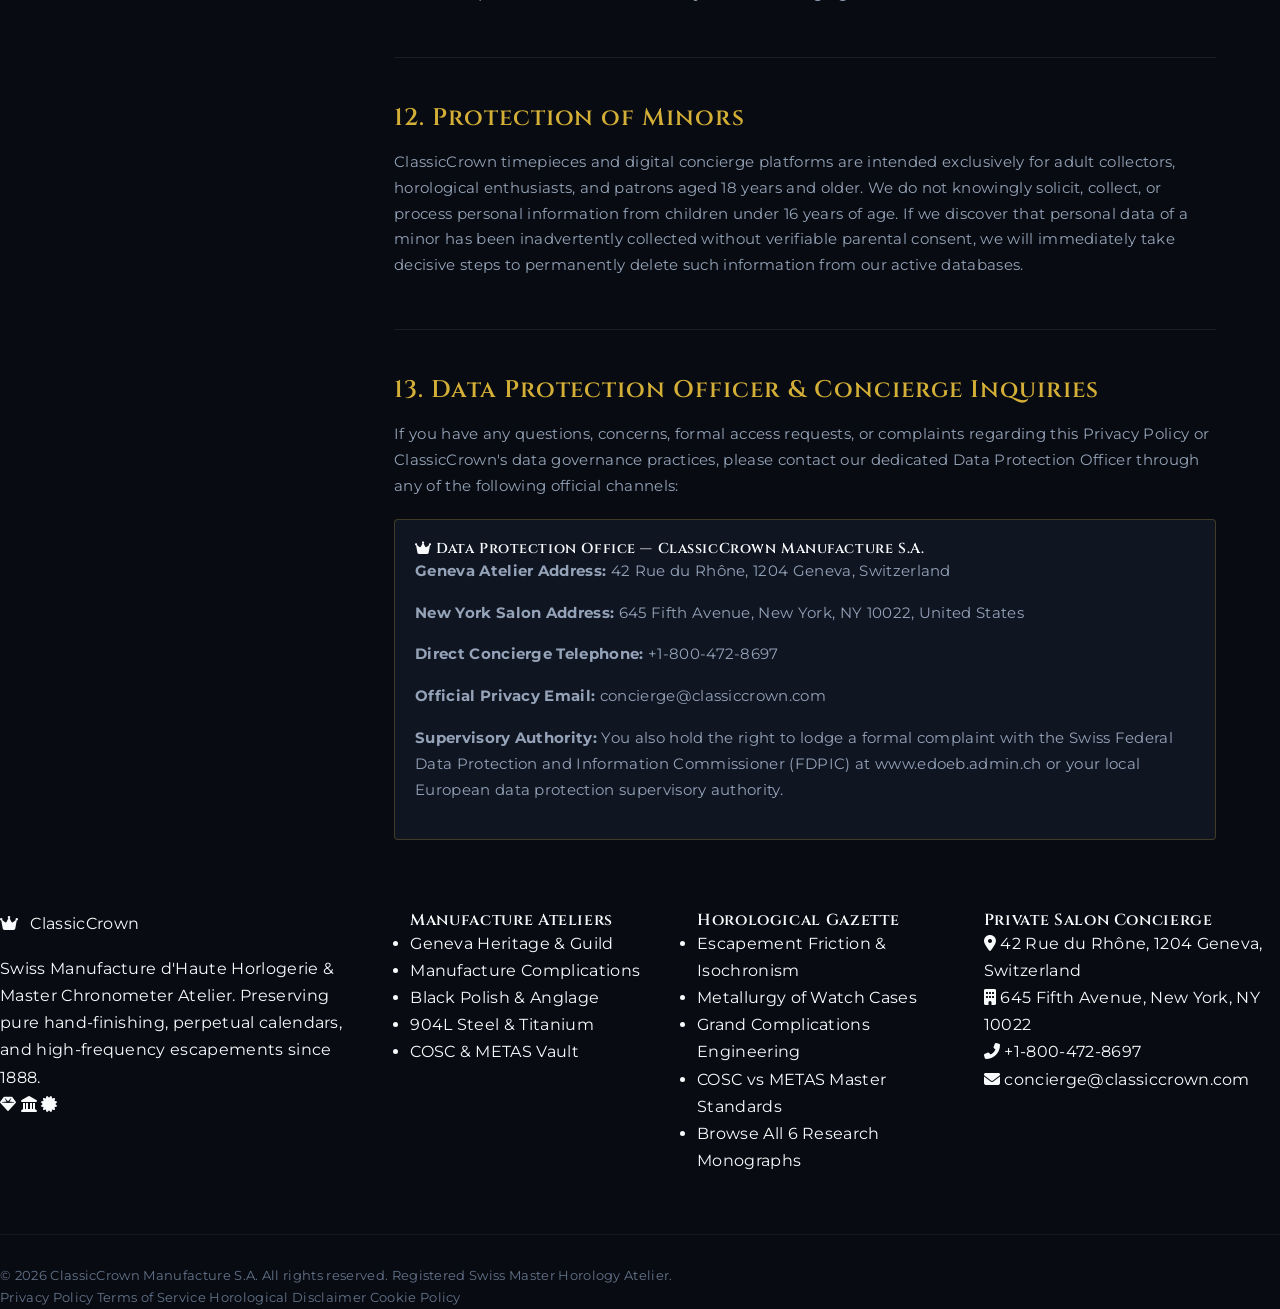
<file: privacy.html>
<!DOCTYPE html>
<html lang="en">
<head>
    <!-- Google tag (gtag.js) -->
    <script async src="https://www.googletagmanager.com/gtag/js?id=G-0LY0HY7L01"></script>
    <script>
      window.dataLayer = window.dataLayer || [];
      function gtag(){dataLayer.push(arguments);}
      gtag('js', new Date());
      gtag('config', 'G-0LY0HY7L01');
    </script>
    <meta charset="UTF-8">
    <meta name="viewport" content="width=device-width, initial-scale=1.0">
    <title>Privacy Policy | ClassicCrown Swiss Haute Horlogerie</title>
    <meta name="description" content="Comprehensive Global Privacy Policy for ClassicCrown Manufacture S.A., governing digital atelier interactions, patron data stewardship, and cryptographic security protocols.">
    <meta name="robots" content="index, follow">
    <link rel="canonical" href="https://classiccrown.com/privacy.html">
    <link rel="stylesheet" href="style.css">
    <link rel="stylesheet" href="https://cdnjs.cloudflare.com/ajax/libs/font-awesome/6.4.0/css/all.min.css">
    <link rel="preconnect" href="https://fonts.googleapis.com">
    <link rel="preconnect" href="https://fonts.gstatic.com" crossorigin>
    <link href="https://fonts.googleapis.com/css2?family=Cinzel:wght@400;600;700;800;900&family=Montserrat:wght@300;400;500;600;700&family=Fira+Code:wght@400;500;600&family=Italiana&display=swap" rel="stylesheet">
</head>
<body class="luxury-dark">
    <nav class="navbar" id="mainNavbar">
        <div class="nav-container">
            <a href="index.html" class="brand-logo">
                <span class="logo-crown"><i class="fas fa-crown"></i></span>
                <span class="logo-text">ClassicCrown</span>
                <span class="logo-tag">GENÈVE • 1888</span>
            </a>
            <div class="nav-links">
                <a href="index.html" class="nav-link">Home</a>
                <a href="about.html" class="nav-link">Heritage</a>
                <a href="index.html#calibres" class="nav-link">Calibres</a>
                <a href="blog.html" class="nav-link">Gazette</a>
                <a href="contact.html" class="nav-link">Private Salon</a>
                <a href="contact.html" class="nav-btn"><i class="fas fa-crown"></i> Reserve Piece</a>
            </div>
            <div class="menu-toggle" id="menuToggle" aria-label="Toggle Navigation">
                <i class="fas fa-bars"></i>
            </div>
        </div>
    </nav>

    <header class="subpage-hero">
        <div class="subpage-hero-overlay"></div>
        <div class="hero-container text-center">
            <span class="gold-badge"><i class="fas fa-shield-alt"></i> Patron Data Stewardship</span>
            <h1 class="page-title">Privacy Policy</h1>
            <p class="page-subtitle">Commitment to Swiss Federal Data Protection, General Data Protection Regulation (GDPR), and Global Patron Confidentiality</p>
            <div class="meta-crumbs">
                <span>Effective Date: January 1, 2026</span>
                <span class="sep">•</span>
                <span>Last Updated: March 2026</span>
                <span class="sep">•</span>
                <span>ClassicCrown Manufacture S.A.</span>
            </div>
        </div>
    </header>

    <main class="legal-main">
        <div class="legal-container">
            <div class="legal-sidebar">
                <div class="sidebar-box">
                    <h3 class="sidebar-heading"><i class="fas fa-list-ul"></i> Policy Navigation</h3>
                    <ul class="policy-toc">
                        <li><a href="#section-preamble">1. Preamble & Scope</a></li>
                        <li><a href="#section-collection">2. Personal Information Collected</a></li>
                        <li><a href="#section-purposes">3. Purpose of Processing</a></li>
                        <li><a href="#section-legal-basis">4. Legal Bases Under GDPR & FADP</a></li>
                        <li><a href="#section-chronometer">5. Chronometer Registry Vault</a></li>
                        <li><a href="#section-cookies">6. Digital Tracking & Analytics</a></li>
                        <li><a href="#section-disclosure">7. Third-Party Disclosures</a></li>
                        <li><a href="#section-international">8. Cross-Border Data Transfers</a></li>
                        <li><a href="#section-retention">9. Data Retention & Archival</a></li>
                        <li><a href="#section-security">10. Cryptographic Security Standards</a></li>
                        <li><a href="#section-rights">11. Your Patron Privacy Rights</a></li>
                        <li><a href="#section-minors">12. Protection of Minors</a></li>
                        <li><a href="#section-contact">13. Data Protection Officer Inquiries</a></li>
                    </ul>
                </div>
                <div class="sidebar-box gold-border">
                    <h4><i class="fas fa-crown"></i> Geneva Privacy Office</h4>
                    <p class="text-sm">ClassicCrown Manufacture S.A.<br>42 Rue du Rhône, 1204 Geneva, Switzerland<br>Email: concierge@classiccrown.com<br>Phone: +1-800-472-8697</p>
                </div>
            </div>

            <article class="legal-content">
                <section id="section-preamble" class="legal-section">
                    <h2>1. Preamble & Atelier Scope</h2>
                    <p>ClassicCrown Manufacture S.A. ("ClassicCrown", "Manufacture", "we", "our", or "us"), headquartered at 42 Rue du Rhône, 1204 Geneva, Switzerland, is committed to safeguarding the personal privacy, confidentiality, and data autonomy of our distinguished patrons, horological collectors, prospective salon visitors, and digital guests.</p>
                    <p>This Privacy Policy delineates the exact operational frameworks, technical safeguards, and legal standards governing how ClassicCrown collects, manages, processes, stores, and protects personal data obtained through our official digital portal (classiccrown.com), our private salon reservation desks in Geneva and New York, our Master Chronometer archival vault, and during bespoke bespoke commissions.</p>
                    <p>We strictly adhere to the highest international data privacy regulations, including the Swiss Federal Act on Data Protection (FADP), the European Union General Data Protection Regulation (EU GDPR 2016/679), the UK Data Protection Act 2018, the California Consumer Privacy Act (CCPA) as amended by the California Privacy Rights Act (CPRA), and applicable global data privacy statutes.</p>
                </section>

                <section id="section-collection" class="legal-section">
                    <h2>2. Personal Information Collected Across Touchpoints</h2>
                    <p>To deliver flawless haute horlogerie services, bespoke manufacture consultations, chronometer pedigree tracking, and tailored patron experiences, ClassicCrown collects several categories of personal data based on your specific interactions with our ateliers:</p>
                    
                    <h3>A. Information Voluntarily Provided by Patrons</h3>
                    <ul>
                        <li><strong>Patron Identification Details:</strong> Full legal name, honorific title (e.g., Lord, Ambassador, Dr., Mr., Ms.), salutation preferences, and preferred language of correspondence.</li>
                        <li><strong>Contact Information:</strong> Personal or business email address, direct telephone number, postal residence address, private salon delivery destinations, and courier verification details.</li>
                        <li><strong>Private Salon Reservation Data:</strong> Desired atelier location (Geneva flagship or New York salon), appointment date, preferred time slot, requested complications for viewing (Tourbillon, Perpetual Calendar, Minute Repeater, Skeletonized Chronograph), and specialized security accommodation requests.</li>
                        <li><strong>Horological Commission Specifications:</strong> Custom engraving directives, case metallurgy selections (904L surgical steel, Grade 5 aerospace titanium, 18K royal gold, or forged carbon composite), bespoke dial Guilloché patterns, strap sizing, and personal dedication messages.</li>
                        <li><strong>Collector Registry & Provenance Records:</strong> Calibre serial numbers, chronometer certification registration keys, purchase date, authorized retailer documentation, and recorded ownership lineage within our private registry vault.</li>
                        <li><strong>Concierge Communications:</strong> Inquiries submitted via our digital concierge desk, correspondence records, customer feedback, and bespoke horological restoration service tickets.</li>
                    </ul>

                    <h3>B. Information Collected Automatically via Digital Infrastructure</h3>
                    <ul>
                        <li><strong>Technical & Network Telemetry:</strong> Internet Protocol (IP) address, approximate geographic location (country and city level), Internet Service Provider (ISP), browser family, operating system architecture, screen resolution, and hardware device profile.</li>
                        <li><strong>Digital Navigation Metrics:</strong> Pages viewed, time duration spent per horological monograph, scroll depth across complication diagrams, interactive escapement frequency simulator engagements, click trajectories, and referring URL paths.</li>
                        <li><strong>Session Identifiers & Analytics Data:</strong> Anonymous session tokens, Google Analytics tracking identifiers (gtag.js profile G-0LY0HY7L01), and essential user interface preference cookies (such as theme rendering and consent state).</li>
                    </ul>
                </section>

                <section id="section-purposes" class="legal-section">
                    <h2>3. Purpose of Processing & Atelier Objectives</h2>
                    <p>ClassicCrown processes collected personal data exclusively for transparent, legitimate, and clearly defined horological objectives. We never sell, rent, or trade your personal data to external commercial entities. Our processing activities encompass:</p>
                    <ol>
                        <li><strong>Executing Private Salon Appointments:</strong> Facilitating one-on-one appointments with Master Watchmakers, reserving dedicated private viewing vaults, and coordinating secure transportation or reception protocols at 42 Rue du Rhône or 645 Fifth Avenue.</li>
                        <li><strong>Managing Haute Horlogerie Commissions:</strong> Processing bespoke piece orders, tracking atelier assembly milestones in Geneva, coordinating laser and hand engraving, and delivering finished chronometers with certified provenance documentation.</li>
                        <li><strong>Maintaining Master Chronometer Pedigree:</strong> Operating the permanent ClassicCrown Registry Vault to document COSC and METAS chronometer performance certificates, warranty status, servicing history, and anti-counterfeiting micro-engraving validations.</li>
                        <li><strong>Patron Communication & Gazette Distribution:</strong> Transmitting personalized horological updates, invitations to private manufacture exhibitions, technical monographs from our Master Watchmaker Guild, and critical servicing notifications.</li>
                        <li><strong>Platform Security & Fraud Prevention:</strong> Protecting our digital architecture against unauthorized intrusions, bot automation, distributed denial of service (DDoS) vectors, and preserving the integrity of our confidential collector records.</li>
                        <li><strong>Regulatory & Legal Compliance:</strong> Fulfilling mandatory Swiss corporate record-keeping obligations, anti-money laundering compliance for high-value physical timepiece deliveries, tax reporting, and responding to lawful judicial orders.</li>
                    </ol>
                </section>

                <section id="section-legal-basis" class="legal-section">
                    <h2>4. Legal Bases Under GDPR & Swiss FADP</h2>
                    <p>Under European and Swiss data protection jurisprudence, every data processing activity conducted by ClassicCrown rests upon an established lawful basis:</p>
                    <ul>
                        <li><strong>Performance of a Contractual Agreement (GDPR Art. 6(1)(b)):</strong> Processing necessary to fulfill your appointment reservation, bespoke watch assembly, servicing contract, or deliver horological goods.</li>
                        <li><strong>Compliance with Legal Obligations (GDPR Art. 6(1)(c)):</strong> Processing required by Swiss federal commercial statutes, customs regulations, tax auditing standards, and international compliance laws.</li>
                        <li><strong>Legitimate Atelier Interests (GDPR Art. 6(1)(f)):</strong> Processing necessary to maintain digital security, improve our interactive web application performance, safeguard our intellectual craftsmanship assets, and protect patron records against fraudulent claims.</li>
                        <li><strong>Explicit Patron Consent (GDPR Art. 6(1)(a)):</strong> Processing based on your unambiguous affirmative consent, such as subscribing to the Horological Gazette newsletter or consenting to advanced analytical tracking cookies. Consent may be revoked at any time without retroactive prejudice.</li>
                    </ul>
                </section>

                <section id="section-chronometer" class="legal-section">
                    <h2>5. Master Chronometer Registry Vault & Pedigree Protection</h2>
                    <p>One of the hallmark pillars of ClassicCrown is our permanent Chronometer Registry Vault. Each timepiece manufactured in our Geneva atelier receives an indelible, microscopic laser-inscribed serial key matched to an archival database record. This ledger preserves:</p>
                    <ul>
                        <li>The exact COSC (Contrôle Officiel Suisse des Chronomètres) timing sheets across 5 positions and 3 temperatures.</li>
                        <li>The METAS Master Chronometer 15,000 Gauss magnetic exposure test results.</li>
                        <li>The official hand-signed certification by the Master Watchmaker who executed final casing and regulation.</li>
                        <li>The recorded patron ownership lineage (accessible strictly upon authenticated patron verification).</li>
                    </ul>
                    <p>Registry data is preserved within encrypted, air-gapped Swiss data centers with multi-factor biometric access controls. Collectors may request private anonymous registry listings where only the unique cryptographic key is published without public attribution.</p>
                </section>

                <section id="section-cookies" class="legal-section">
                    <h2>6. Digital Tracking, Telemetry & Analytics Governance</h2>
                    <p>Our website utilizes strictly necessary cookies, performance analytics cookies, and interface preference cookies to ensure an elevated digital experience. For comprehensive details regarding individual cookie names, lifespans, and opt-out mechanisms, please review our dedicated <a href="cookies.html">Cookie Policy</a>.</p>
                    <p>We deploy Google Analytics 4 (Measurement ID: G-0LY0HY7L01) using IP anonymization protocols to analyze aggregate patron traffic trends, complication selector interactions, and page loading latencies. Patrons may configure their browser headers with Do Not Track (DNT) or Global Privacy Control (GPC) signals, which our web infrastructure honors automatically.</p>
                </section>

                <section id="section-disclosure" class="legal-section">
                    <h2>7. Strict Limitations on Third-Party Disclosures</h2>
                    <p>ClassicCrown maintains an uncompromising policy regarding patron confidentiality. We do not sell, rent, lease, or monetize your personal details under any circumstances. Disclosures are strictly limited to the following vetted operational partners:</p>
                    <ul>
                        <li><strong>Specialized Armored Logistics Providers:</strong> Vetted high-security courier partners (e.g., Ferrari Logistics, Malca-Amit, Brinks) charged with the insured physical transit of Haute Horlogerie timepieces.</li>
                        <li><strong>Certified Technical Infrastructure Vendors:</strong> Enterprise hosting providers, cloud security partners (Cloudflare), and database maintenance engineers operating under strict Data Processing Agreements (DPAs) and non-disclosure covenants.</li>
                        <li><strong>Official Certification Institutes:</strong> The COSC and METAS testing laboratories for initial chronometer calibration records.</li>
                        <li><strong>Judicial & Statutory Authorities:</strong> Law enforcement or judicial bodies only when mandated by binding Swiss court subpoenas or applicable federal statutes.</li>
                    </ul>
                </section>

                <section id="section-international" class="legal-section">
                    <h2>8. Cross-Border Data Transfers & Adequacy Protocols</h2>
                    <p>ClassicCrown operates primary servers within the Swiss Confederation and the European Economic Area (EEA), both of which maintain rigorous statutory data protection standards recognized as adequate by the European Commission.</p>
                    <p>When patron data is accessed from or transferred to our North American salon at 645 Fifth Avenue, New York, or partner locations in Asia, such transfers are executed strictly pursuant to European Commission Standard Contractual Clauses (SCCs), supplementary technical encryption measures, and Swiss Federal Data Protection and Information Commissioner (FDPIC) guidelines.</p>
                </section>

                <section id="section-retention" class="legal-section">
                    <h2>9. Data Retention & Archival Schedules</h2>
                    <p>We retain personal information only for the duration necessary to satisfy the specific purposes outlined in this policy, unless an extended retention period is mandated by Swiss commercial code or international archival standards:</p>
                    <ul>
                        <li><strong>Salon Appointment Records:</strong> Retained for 24 months following the scheduled appointment, after which personal contact coordinates are automatically purged unless a continuing patron relationship is established.</li>
                        <li><strong>Bespoke Commission & Order Transactions:</strong> Retained for 10 years pursuant to Swiss statutory accounting and tax compliance regulations.</li>
                        <li><strong>Chronometer Registry & Provenance Records:</strong> Retained in perpetuity as an essential historical pedigree archive for the lifetime of the mechanical timepiece, subject to owner anonymization upon formal request.</li>
                        <li><strong>Digital Analytics Telemetry:</strong> Anonymized server logs and Google Analytics event data are automatically purged on a 14-month rolling cycle.</li>
                    </ul>
                </section>

                <section id="section-security" class="legal-section">
                    <h2>10. Cryptographic Security Standards</h2>
                    <p>ClassicCrown employs defense-in-depth security architectures designed to match the precision of our horological movements. Our digital and physical security protocols include:</p>
                    <ul>
                        <li>TLS 1.3 encryption across all web sessions with Perfect Forward Secrecy and HSTS preload enforcement.</li>
                        <li>AES-256 cryptographic encryption for stored registry databases, customer communications, and archival ledgers.</li>
                        <li>Role-based access control (RBAC) restricting patron contact information strictly to authorized private salon directors and concierge officers.</li>
                        <li>Continuous vulnerability scanning, automated intrusion prevention systems (IPS), and annual third-party penetration testing.</li>
                        <li>Air-gapped offline archival backups of Master Chronometer provenance ledgers in secure Swiss Alpine repository vaults.</li>
                    </ul>
                </section>

                <section id="section-rights" class="legal-section">
                    <h2>11. Your Patron Privacy Rights</h2>
                    <p>Under the Swiss FADP, EU GDPR, UK GDPR, and California CPRA, you possess comprehensive legal rights regarding your personal data. These rights include:</p>
                    <ul>
                        <li><strong>Right of Access (GDPR Art. 15):</strong> The right to request a formal copy of all personal information ClassicCrown holds concerning your person or registered timepieces.</li>
                        <li><strong>Right to Rectification (GDPR Art. 16):</strong> The right to correct inaccurate, outdated, or incomplete personal details.</li>
                        <li><strong>Right to Erasure / "Right to Be Forgotten" (GDPR Art. 17):</strong> The right to demand the deletion of your personal records, subject to statutory retention obligations and perpetual chronometer registry anonymization.</li>
                        <li><strong>Right to Restriction of Processing (GDPR Art. 18):</strong> The right to limit how we process your data during dispute reviews.</li>
                        <li><strong>Right to Data Portability (GDPR Art. 20):</strong> The right to receive your personal data in a structured, commonly used, machine-readable JSON or CSV format.</li>
                        <li><strong>Right to Object (GDPR Art. 21):</strong> The right to object at any time to data processing conducted on the basis of legitimate interests or direct marketing.</li>
                        <li><strong>Right to Withdraw Consent:</strong> The right to revoke any previously granted consent without affecting the lawfulness of prior processing.</li>
                    </ul>
                    <p>To exercise any of these rights, please submit a written request to our Data Protection Officer at <strong>concierge@classiccrown.com</strong> or by postal courier to our Geneva headquarters. We respond to all verified requests within 30 calendar days without charging administrative fees.</p>
                </section>

                <section id="section-minors" class="legal-section">
                    <h2>12. Protection of Minors</h2>
                    <p>ClassicCrown timepieces and digital concierge platforms are intended exclusively for adult collectors, horological enthusiasts, and patrons aged 18 years and older. We do not knowingly solicit, collect, or process personal information from children under 16 years of age. If we discover that personal data of a minor has been inadvertently collected without verifiable parental consent, we will immediately take decisive steps to permanently delete such information from our active databases.</p>
                </section>

                <section id="section-contact" class="legal-section">
                    <h2>13. Data Protection Officer & Concierge Inquiries</h2>
                    <p>If you have any questions, concerns, formal access requests, or complaints regarding this Privacy Policy or ClassicCrown's data governance practices, please contact our dedicated Data Protection Officer through any of the following official channels:</p>
                    <div class="legal-contact-card">
                        <h4><i class="fas fa-crown"></i> Data Protection Office — ClassicCrown Manufacture S.A.</h4>
                        <p><strong>Geneva Atelier Address:</strong> 42 Rue du Rhône, 1204 Geneva, Switzerland</p>
                        <p><strong>New York Salon Address:</strong> 645 Fifth Avenue, New York, NY 10022, United States</p>
                        <p><strong>Direct Concierge Telephone:</strong> +1-800-472-8697</p>
                        <p><strong>Official Privacy Email:</strong> concierge@classiccrown.com</p>
                        <p><strong>Supervisory Authority:</strong> You also hold the right to lodge a formal complaint with the Swiss Federal Data Protection and Information Commissioner (FDPIC) at www.edoeb.admin.ch or your local European data protection supervisory authority.</p>
                    </div>
                </section>
            </article>
        </div>
    </main>

    <footer class="site-footer">
        <div class="footer-top">
            <div class="footer-grid">
                <div class="footer-col brand-col">
                    <div class="footer-logo">
                        <i class="fas fa-crown"></i>
                        <span>ClassicCrown</span>
                    </div>
                    <p class="footer-desc">Swiss Manufacture d'Haute Horlogerie & Master Chronometer Atelier. Preserving pure hand-finishing, perpetual calendars, and high-frequency escapements since 1888.</p>
                    <div class="footer-social">
                        <a href="contact.html" aria-label="Haute Horlogerie Vault"><i class="fas fa-gem"></i></a>
                        <a href="contact.html" aria-label="Geneva Salon Directory"><i class="fas fa-landmark"></i></a>
                        <a href="contact.html" aria-label="Chronometer Registry"><i class="fas fa-certificate"></i></a>
                    </div>
                </div>
                <div class="footer-col">
                    <h4 class="col-title">Manufacture Ateliers</h4>
                    <ul class="footer-links">
                        <li><a href="about.html">Geneva Heritage & Guild</a></li>
                        <li><a href="index.html#calibres">Manufacture Complications</a></li>
                        <li><a href="index.html#finishing">Black Polish & Anglage</a></li>
                        <li><a href="index.html#materials">904L Steel & Titanium</a></li>
                        <li><a href="index.html#certification">COSC & METAS Vault</a></li>
                    </ul>
                </div>
                <div class="footer-col">
                    <h4 class="col-title">Horological Gazette</h4>
                    <ul class="footer-links">
                        <li><a href="blog/co-axial-escapements-vs-swiss-lever-friction-and-isochronism.html">Escapement Friction & Isochronism</a></li>
                        <li><a href="blog/the-metallurgy-of-watch-cases-904l-steel-titanium-and-forged-carbon.html">Metallurgy of Watch Cases</a></li>
                        <li><a href="blog/grand-complications-tourbillons-perpetual-calendars-and-minute-repeaters.html">Grand Complications Engineering</a></li>
                        <li><a href="blog/chronometer-certification-standards-cosc-vs-metas-master-chronometer.html">COSC vs METAS Master Standards</a></li>
                        <li><a href="blog.html">Browse All 6 Research Monographs</a></li>
                    </ul>
                </div>
                <div class="footer-col">
                    <h4 class="col-title">Private Salon Concierge</h4>
                    <div class="contact-mini">
                        <p><i class="fas fa-map-marker-alt"></i> 42 Rue du Rhône, 1204 Geneva, Switzerland</p>
                        <p><i class="fas fa-building"></i> 645 Fifth Avenue, New York, NY 10022</p>
                        <p><i class="fas fa-phone-alt"></i> +1-800-472-8697</p>
                        <p><i class="fas fa-envelope"></i> concierge@classiccrown.com</p>
                    </div>
                </div>
            </div>
        </div>
        <div class="footer-bottom">
            <div class="footer-bottom-container">
                <p class="copyright">&copy; 2026 ClassicCrown Manufacture S.A. All rights reserved. Registered Swiss Master Horology Atelier.</p>
                <div class="legal-links">
                    <a href="privacy.html">Privacy Policy</a>
                    <a href="terms.html">Terms of Service</a>
                    <a href="disclaimer.html">Horological Disclaimer</a>
                    <a href="cookies.html">Cookie Policy</a>
                </div>
            </div>
        </div>
    </footer>
    <script src="script.js"></script>
</body>
</html>
</file>
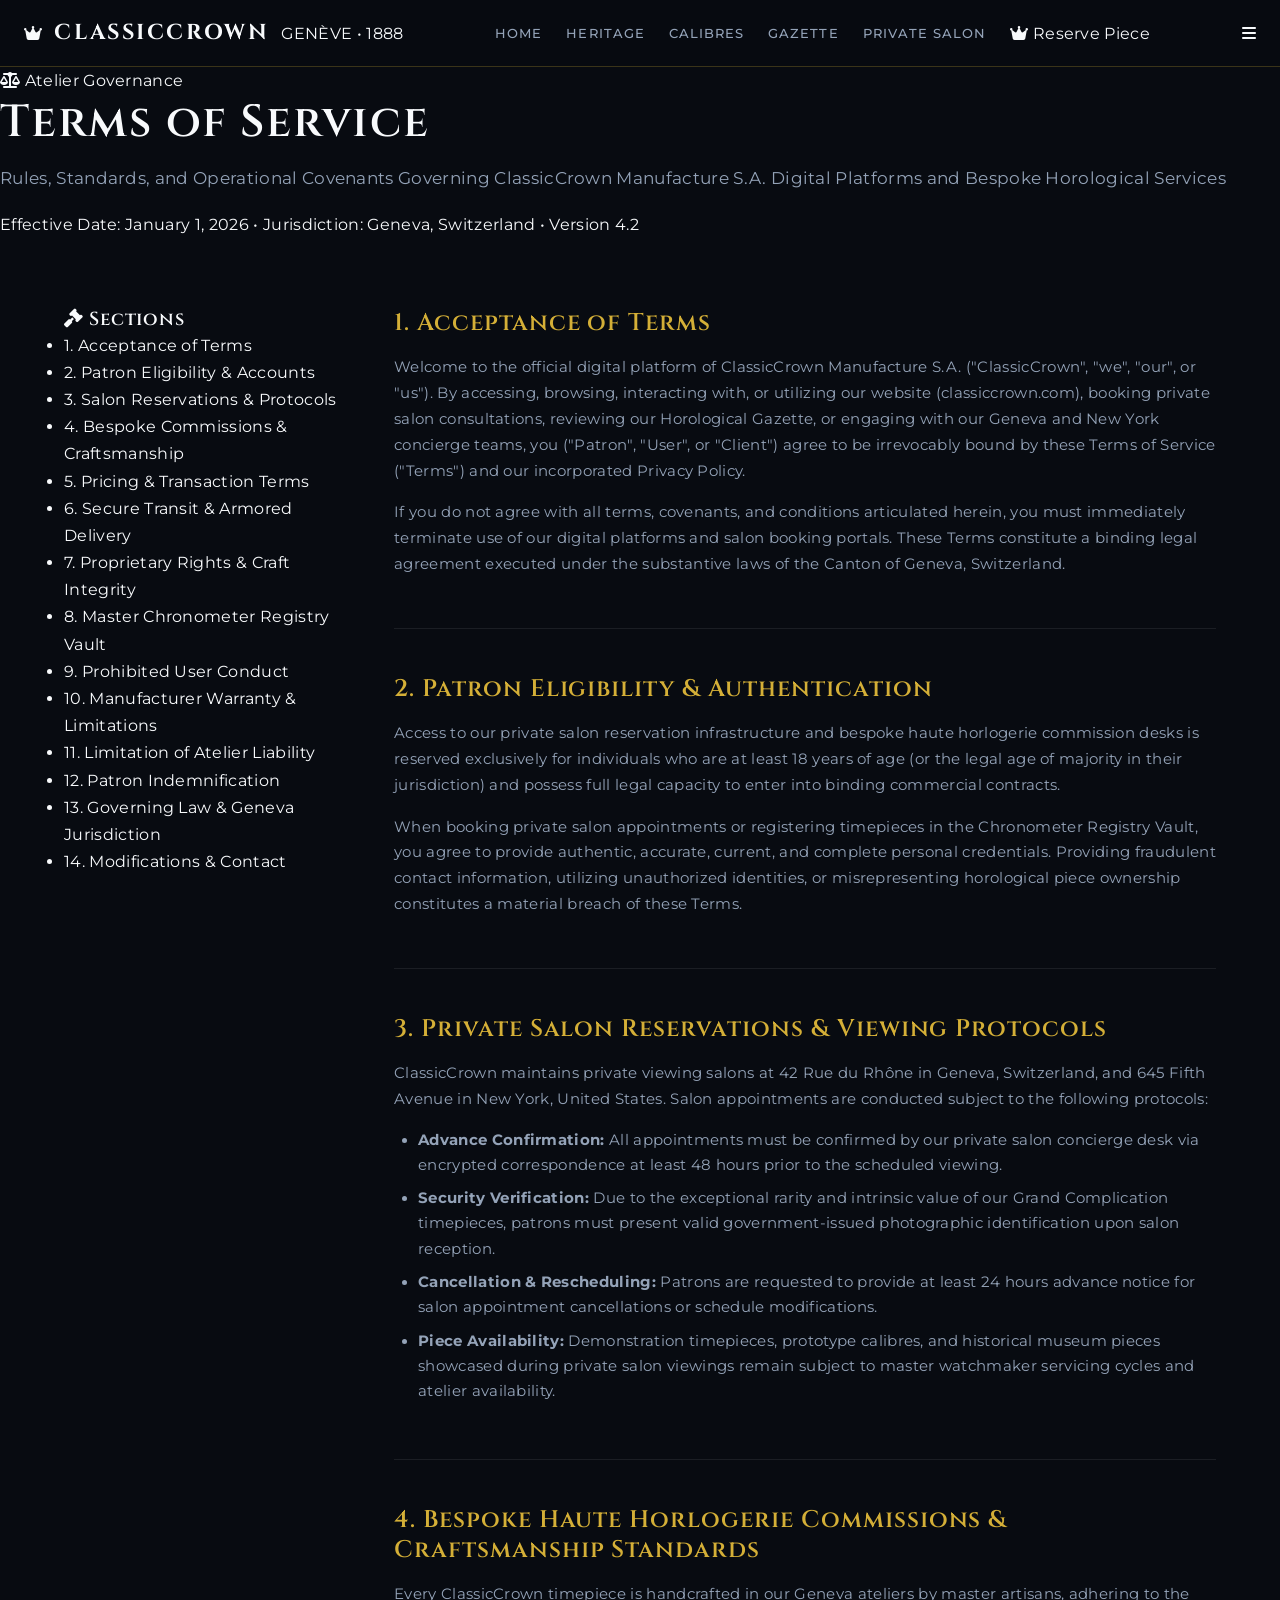
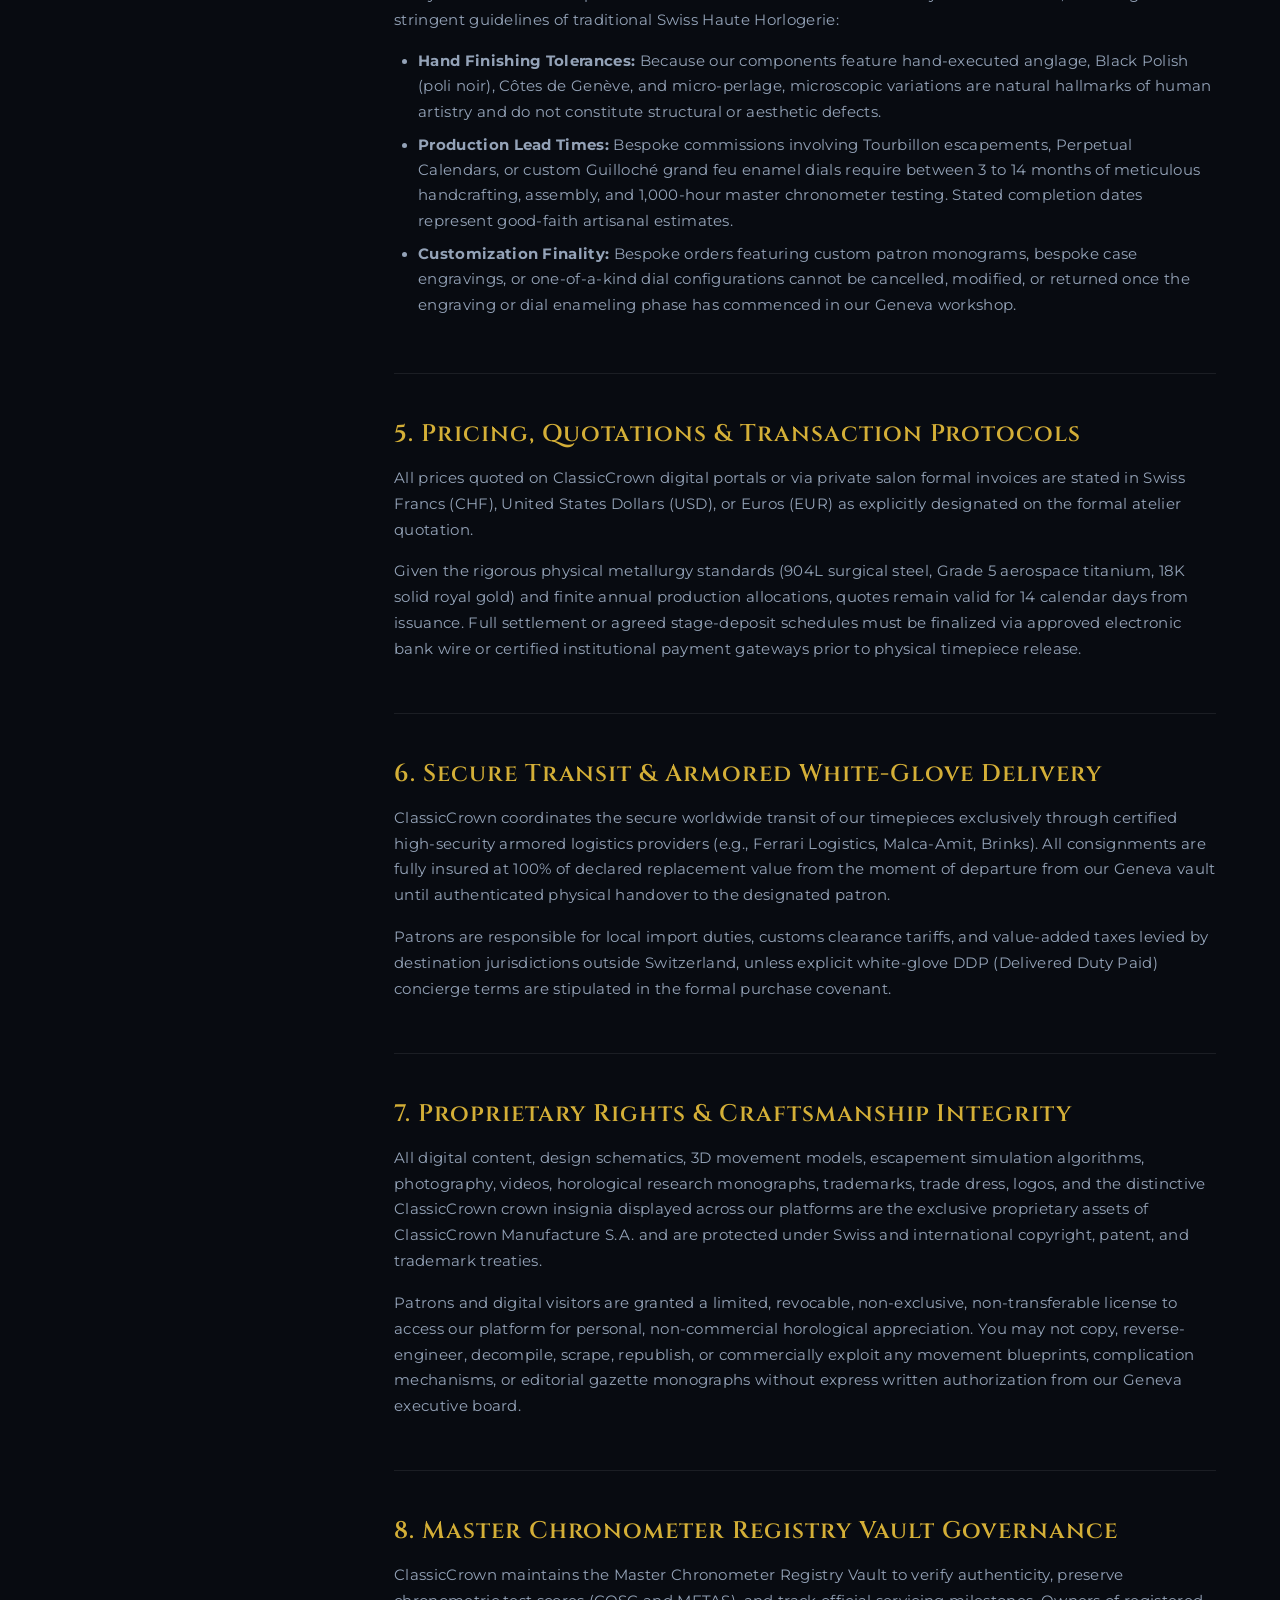
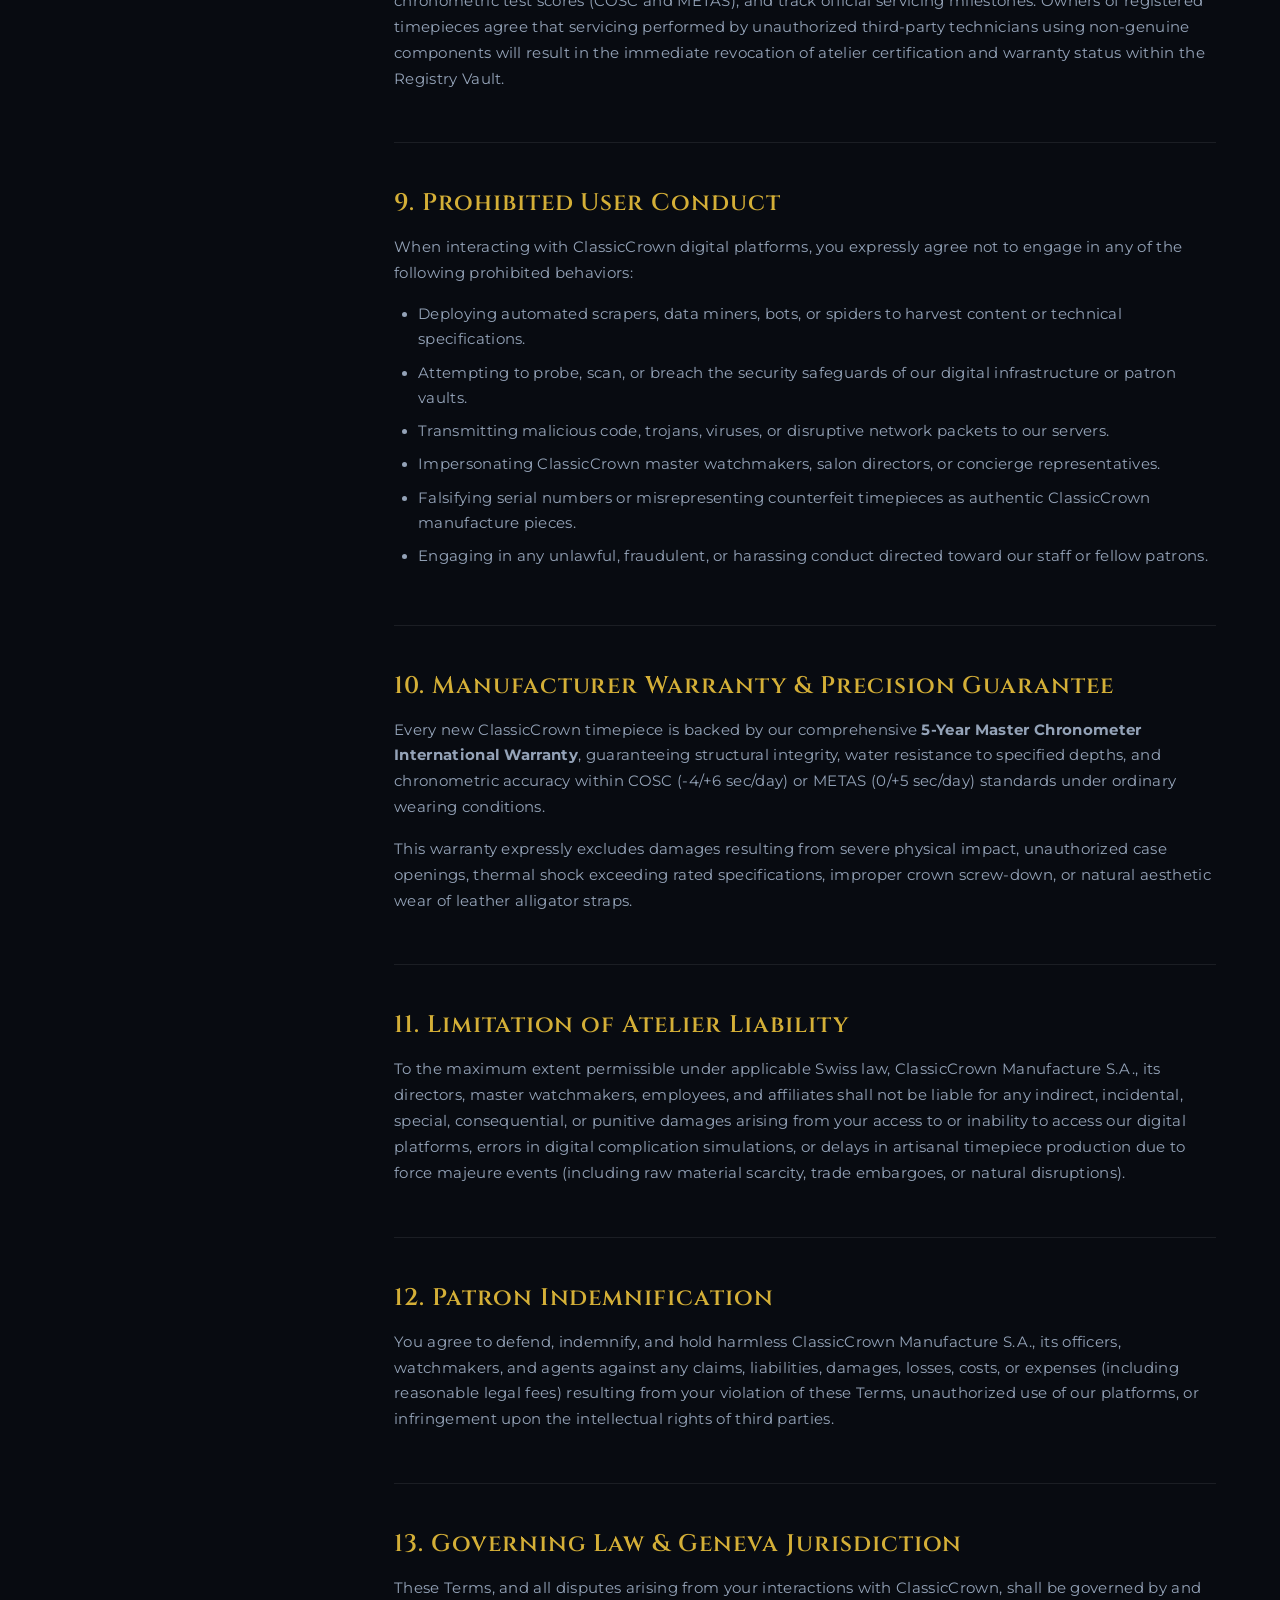
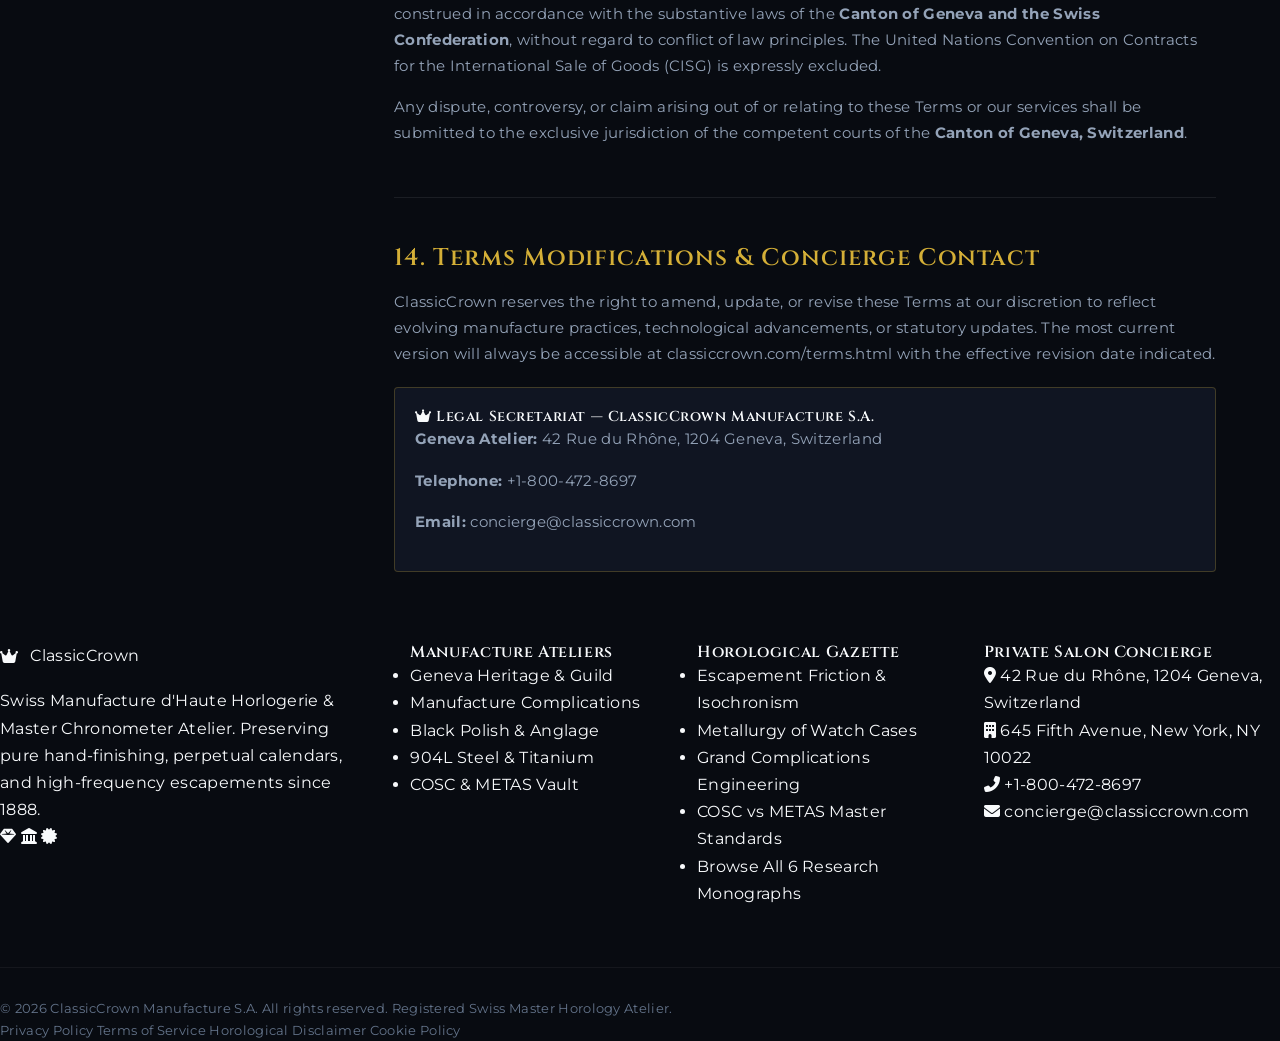
<file: terms.html>
<!DOCTYPE html>
<html lang="en">
<head>
    <!-- Google tag (gtag.js) -->
    <script async src="https://www.googletagmanager.com/gtag/js?id=G-0LY0HY7L01"></script>
    <script>
      window.dataLayer = window.dataLayer || [];
      function gtag(){dataLayer.push(arguments);}
      gtag('js', new Date());
      gtag('config', 'G-0LY0HY7L01');
    </script>
    <meta charset="UTF-8">
    <meta name="viewport" content="width=device-width, initial-scale=1.0">
    <title>Terms of Service | ClassicCrown Swiss Haute Horlogerie</title>
    <meta name="description" content="Official Terms of Service and Haute Horlogerie Atelier Governance for ClassicCrown Manufacture S.A. Governing digital services, bespoke commissions, and private salon visits.">
    <meta name="robots" content="index, follow">
    <link rel="canonical" href="https://classiccrown.com/terms.html">
    <link rel="stylesheet" href="style.css">
    <link rel="stylesheet" href="https://cdnjs.cloudflare.com/ajax/libs/font-awesome/6.4.0/css/all.min.css">
    <link rel="preconnect" href="https://fonts.googleapis.com">
    <link rel="preconnect" href="https://fonts.gstatic.com" crossorigin>
    <link href="https://fonts.googleapis.com/css2?family=Cinzel:wght@400;600;700;800;900&family=Montserrat:wght@300;400;500;600;700&family=Fira+Code:wght@400;500;600&family=Italiana&display=swap" rel="stylesheet">
</head>
<body class="luxury-dark">
    <nav class="navbar" id="mainNavbar">
        <div class="nav-container">
            <a href="index.html" class="brand-logo">
                <span class="logo-crown"><i class="fas fa-crown"></i></span>
                <span class="logo-text">ClassicCrown</span>
                <span class="logo-tag">GENÈVE • 1888</span>
            </a>
            <div class="nav-links">
                <a href="index.html" class="nav-link">Home</a>
                <a href="about.html" class="nav-link">Heritage</a>
                <a href="index.html#calibres" class="nav-link">Calibres</a>
                <a href="blog.html" class="nav-link">Gazette</a>
                <a href="contact.html" class="nav-link">Private Salon</a>
                <a href="contact.html" class="nav-btn"><i class="fas fa-crown"></i> Reserve Piece</a>
            </div>
            <div class="menu-toggle" id="menuToggle" aria-label="Toggle Navigation">
                <i class="fas fa-bars"></i>
            </div>
        </div>
    </nav>

    <header class="subpage-hero">
        <div class="subpage-hero-overlay"></div>
        <div class="hero-container text-center">
            <span class="gold-badge"><i class="fas fa-balance-scale"></i> Atelier Governance</span>
            <h1 class="page-title">Terms of Service</h1>
            <p class="page-subtitle">Rules, Standards, and Operational Covenants Governing ClassicCrown Manufacture S.A. Digital Platforms and Bespoke Horological Services</p>
            <div class="meta-crumbs">
                <span>Effective Date: January 1, 2026</span>
                <span class="sep">•</span>
                <span>Jurisdiction: Geneva, Switzerland</span>
                <span class="sep">•</span>
                <span>Version 4.2</span>
            </div>
        </div>
    </header>

    <main class="legal-main">
        <div class="legal-container">
            <div class="legal-sidebar">
                <div class="sidebar-box">
                    <h3 class="sidebar-heading"><i class="fas fa-gavel"></i> Sections</h3>
                    <ul class="policy-toc">
                        <li><a href="#terms-acceptance">1. Acceptance of Terms</a></li>
                        <li><a href="#terms-eligibility">2. Patron Eligibility & Accounts</a></li>
                        <li><a href="#terms-atelier-services">3. Salon Reservations & Protocols</a></li>
                        <li><a href="#terms-bespoke-orders">4. Bespoke Commissions & Craftsmanship</a></li>
                        <li><a href="#terms-pricing-payments">5. Pricing & Transaction Terms</a></li>
                        <li><a href="#terms-delivery-transit">6. Secure Transit & Armored Delivery</a></li>
                        <li><a href="#terms-intellectual">7. Proprietary Rights & Craft Integrity</a></li>
                        <li><a href="#terms-registry">8. Master Chronometer Registry Vault</a></li>
                        <li><a href="#terms-prohibited">9. Prohibited User Conduct</a></li>
                        <li><a href="#terms-warranties">10. Manufacturer Warranty & Limitations</a></li>
                        <li><a href="#terms-liability">11. Limitation of Atelier Liability</a></li>
                        <li><a href="#terms-indemnification">12. Patron Indemnification</a></li>
                        <li><a href="#terms-disputes">13. Governing Law & Geneva Jurisdiction</a></li>
                        <li><a href="#terms-modifications">14. Modifications & Contact</a></li>
                    </ul>
                </div>
            </div>

            <article class="legal-content">
                <section id="terms-acceptance" class="legal-section">
                    <h2>1. Acceptance of Terms</h2>
                    <p>Welcome to the official digital platform of ClassicCrown Manufacture S.A. ("ClassicCrown", "we", "our", or "us"). By accessing, browsing, interacting with, or utilizing our website (classiccrown.com), booking private salon consultations, reviewing our Horological Gazette, or engaging with our Geneva and New York concierge teams, you ("Patron", "User", or "Client") agree to be irrevocably bound by these Terms of Service ("Terms") and our incorporated <a href="privacy.html">Privacy Policy</a>.</p>
                    <p>If you do not agree with all terms, covenants, and conditions articulated herein, you must immediately terminate use of our digital platforms and salon booking portals. These Terms constitute a binding legal agreement executed under the substantive laws of the Canton of Geneva, Switzerland.</p>
                </section>

                <section id="terms-eligibility" class="legal-section">
                    <h2>2. Patron Eligibility & Authentication</h2>
                    <p>Access to our private salon reservation infrastructure and bespoke haute horlogerie commission desks is reserved exclusively for individuals who are at least 18 years of age (or the legal age of majority in their jurisdiction) and possess full legal capacity to enter into binding commercial contracts.</p>
                    <p>When booking private salon appointments or registering timepieces in the Chronometer Registry Vault, you agree to provide authentic, accurate, current, and complete personal credentials. Providing fraudulent contact information, utilizing unauthorized identities, or misrepresenting horological piece ownership constitutes a material breach of these Terms.</p>
                </section>

                <section id="terms-atelier-services" class="legal-section">
                    <h2>3. Private Salon Reservations & Viewing Protocols</h2>
                    <p>ClassicCrown maintains private viewing salons at 42 Rue du Rhône in Geneva, Switzerland, and 645 Fifth Avenue in New York, United States. Salon appointments are conducted subject to the following protocols:</p>
                    <ul>
                        <li><strong>Advance Confirmation:</strong> All appointments must be confirmed by our private salon concierge desk via encrypted correspondence at least 48 hours prior to the scheduled viewing.</li>
                        <li><strong>Security Verification:</strong> Due to the exceptional rarity and intrinsic value of our Grand Complication timepieces, patrons must present valid government-issued photographic identification upon salon reception.</li>
                        <li><strong>Cancellation & Rescheduling:</strong> Patrons are requested to provide at least 24 hours advance notice for salon appointment cancellations or schedule modifications.</li>
                        <li><strong>Piece Availability:</strong> Demonstration timepieces, prototype calibres, and historical museum pieces showcased during private salon viewings remain subject to master watchmaker servicing cycles and atelier availability.</li>
                    </ul>
                </section>

                <section id="terms-bespoke-orders" class="legal-section">
                    <h2>4. Bespoke Haute Horlogerie Commissions & Craftsmanship Standards</h2>
                    <p>Every ClassicCrown timepiece is handcrafted in our Geneva ateliers by master artisans, adhering to the stringent guidelines of traditional Swiss Haute Horlogerie:</p>
                    <ul>
                        <li><strong>Hand Finishing Tolerances:</strong> Because our components feature hand-executed anglage, Black Polish (poli noir), Côtes de Genève, and micro-perlage, microscopic variations are natural hallmarks of human artistry and do not constitute structural or aesthetic defects.</li>
                        <li><strong>Production Lead Times:</strong> Bespoke commissions involving Tourbillon escapements, Perpetual Calendars, or custom Guilloché grand feu enamel dials require between 3 to 14 months of meticulous handcrafting, assembly, and 1,000-hour master chronometer testing. Stated completion dates represent good-faith artisanal estimates.</li>
                        <li><strong>Customization Finality:</strong> Bespoke orders featuring custom patron monograms, bespoke case engravings, or one-of-a-kind dial configurations cannot be cancelled, modified, or returned once the engraving or dial enameling phase has commenced in our Geneva workshop.</li>
                    </ul>
                </section>

                <section id="terms-pricing-payments" class="legal-section">
                    <h2>5. Pricing, Quotations & Transaction Protocols</h2>
                    <p>All prices quoted on ClassicCrown digital portals or via private salon formal invoices are stated in Swiss Francs (CHF), United States Dollars (USD), or Euros (EUR) as explicitly designated on the formal atelier quotation.</p>
                    <p>Given the rigorous physical metallurgy standards (904L surgical steel, Grade 5 aerospace titanium, 18K solid royal gold) and finite annual production allocations, quotes remain valid for 14 calendar days from issuance. Full settlement or agreed stage-deposit schedules must be finalized via approved electronic bank wire or certified institutional payment gateways prior to physical timepiece release.</p>
                </section>

                <section id="terms-delivery-transit" class="legal-section">
                    <h2>6. Secure Transit & Armored White-Glove Delivery</h2>
                    <p>ClassicCrown coordinates the secure worldwide transit of our timepieces exclusively through certified high-security armored logistics providers (e.g., Ferrari Logistics, Malca-Amit, Brinks). All consignments are fully insured at 100% of declared replacement value from the moment of departure from our Geneva vault until authenticated physical handover to the designated patron.</p>
                    <p>Patrons are responsible for local import duties, customs clearance tariffs, and value-added taxes levied by destination jurisdictions outside Switzerland, unless explicit white-glove DDP (Delivered Duty Paid) concierge terms are stipulated in the formal purchase covenant.</p>
                </section>

                <section id="terms-intellectual" class="legal-section">
                    <h2>7. Proprietary Rights & Craftsmanship Integrity</h2>
                    <p>All digital content, design schematics, 3D movement models, escapement simulation algorithms, photography, videos, horological research monographs, trademarks, trade dress, logos, and the distinctive ClassicCrown crown insignia displayed across our platforms are the exclusive proprietary assets of ClassicCrown Manufacture S.A. and are protected under Swiss and international copyright, patent, and trademark treaties.</p>
                    <p>Patrons and digital visitors are granted a limited, revocable, non-exclusive, non-transferable license to access our platform for personal, non-commercial horological appreciation. You may not copy, reverse-engineer, decompile, scrape, republish, or commercially exploit any movement blueprints, complication mechanisms, or editorial gazette monographs without express written authorization from our Geneva executive board.</p>
                </section>

                <section id="terms-registry" class="legal-section">
                    <h2>8. Master Chronometer Registry Vault Governance</h2>
                    <p>ClassicCrown maintains the Master Chronometer Registry Vault to verify authenticity, preserve chronometric test scores (COSC and METAS), and track official servicing milestones. Owners of registered timepieces agree that servicing performed by unauthorized third-party technicians using non-genuine components will result in the immediate revocation of atelier certification and warranty status within the Registry Vault.</p>
                </section>

                <section id="terms-prohibited" class="legal-section">
                    <h2>9. Prohibited User Conduct</h2>
                    <p>When interacting with ClassicCrown digital platforms, you expressly agree not to engage in any of the following prohibited behaviors:</p>
                    <ul>
                        <li>Deploying automated scrapers, data miners, bots, or spiders to harvest content or technical specifications.</li>
                        <li>Attempting to probe, scan, or breach the security safeguards of our digital infrastructure or patron vaults.</li>
                        <li>Transmitting malicious code, trojans, viruses, or disruptive network packets to our servers.</li>
                        <li>Impersonating ClassicCrown master watchmakers, salon directors, or concierge representatives.</li>
                        <li>Falsifying serial numbers or misrepresenting counterfeit timepieces as authentic ClassicCrown manufacture pieces.</li>
                        <li>Engaging in any unlawful, fraudulent, or harassing conduct directed toward our staff or fellow patrons.</li>
                    </ul>
                </section>

                <section id="terms-warranties" class="legal-section">
                    <h2>10. Manufacturer Warranty & Precision Guarantee</h2>
                    <p>Every new ClassicCrown timepiece is backed by our comprehensive <strong>5-Year Master Chronometer International Warranty</strong>, guaranteeing structural integrity, water resistance to specified depths, and chronometric accuracy within COSC (-4/+6 sec/day) or METAS (0/+5 sec/day) standards under ordinary wearing conditions.</p>
                    <p>This warranty expressly excludes damages resulting from severe physical impact, unauthorized case openings, thermal shock exceeding rated specifications, improper crown screw-down, or natural aesthetic wear of leather alligator straps.</p>
                </section>

                <section id="terms-liability" class="legal-section">
                    <h2>11. Limitation of Atelier Liability</h2>
                    <p>To the maximum extent permissible under applicable Swiss law, ClassicCrown Manufacture S.A., its directors, master watchmakers, employees, and affiliates shall not be liable for any indirect, incidental, special, consequential, or punitive damages arising from your access to or inability to access our digital platforms, errors in digital complication simulations, or delays in artisanal timepiece production due to force majeure events (including raw material scarcity, trade embargoes, or natural disruptions).</p>
                </section>

                <section id="terms-indemnification" class="legal-section">
                    <h2>12. Patron Indemnification</h2>
                    <p>You agree to defend, indemnify, and hold harmless ClassicCrown Manufacture S.A., its officers, watchmakers, and agents against any claims, liabilities, damages, losses, costs, or expenses (including reasonable legal fees) resulting from your violation of these Terms, unauthorized use of our platforms, or infringement upon the intellectual rights of third parties.</p>
                </section>

                <section id="terms-disputes" class="legal-section">
                    <h2>13. Governing Law & Geneva Jurisdiction</h2>
                    <p>These Terms, and all disputes arising from your interactions with ClassicCrown, shall be governed by and construed in accordance with the substantive laws of the <strong>Canton of Geneva and the Swiss Confederation</strong>, without regard to conflict of law principles. The United Nations Convention on Contracts for the International Sale of Goods (CISG) is expressly excluded.</p>
                    <p>Any dispute, controversy, or claim arising out of or relating to these Terms or our services shall be submitted to the exclusive jurisdiction of the competent courts of the <strong>Canton of Geneva, Switzerland</strong>.</p>
                </section>

                <section id="terms-modifications" class="legal-section">
                    <h2>14. Terms Modifications & Concierge Contact</h2>
                    <p>ClassicCrown reserves the right to amend, update, or revise these Terms at our discretion to reflect evolving manufacture practices, technological advancements, or statutory updates. The most current version will always be accessible at classiccrown.com/terms.html with the effective revision date indicated.</p>
                    <div class="legal-contact-card">
                        <h4><i class="fas fa-crown"></i> Legal Secretariat — ClassicCrown Manufacture S.A.</h4>
                        <p><strong>Geneva Atelier:</strong> 42 Rue du Rhône, 1204 Geneva, Switzerland</p>
                        <p><strong>Telephone:</strong> +1-800-472-8697</p>
                        <p><strong>Email:</strong> concierge@classiccrown.com</p>
                    </div>
                </section>
            </article>
        </div>
    </main>

    <footer class="site-footer">
        <div class="footer-top">
            <div class="footer-grid">
                <div class="footer-col brand-col">
                    <div class="footer-logo">
                        <i class="fas fa-crown"></i>
                        <span>ClassicCrown</span>
                    </div>
                    <p class="footer-desc">Swiss Manufacture d'Haute Horlogerie & Master Chronometer Atelier. Preserving pure hand-finishing, perpetual calendars, and high-frequency escapements since 1888.</p>
                    <div class="footer-social">
                        <a href="contact.html" aria-label="Haute Horlogerie Vault"><i class="fas fa-gem"></i></a>
                        <a href="contact.html" aria-label="Geneva Salon Directory"><i class="fas fa-landmark"></i></a>
                        <a href="contact.html" aria-label="Chronometer Registry"><i class="fas fa-certificate"></i></a>
                    </div>
                </div>
                <div class="footer-col">
                    <h4 class="col-title">Manufacture Ateliers</h4>
                    <ul class="footer-links">
                        <li><a href="about.html">Geneva Heritage & Guild</a></li>
                        <li><a href="index.html#calibres">Manufacture Complications</a></li>
                        <li><a href="index.html#finishing">Black Polish & Anglage</a></li>
                        <li><a href="index.html#materials">904L Steel & Titanium</a></li>
                        <li><a href="index.html#certification">COSC & METAS Vault</a></li>
                    </ul>
                </div>
                <div class="footer-col">
                    <h4 class="col-title">Horological Gazette</h4>
                    <ul class="footer-links">
                        <li><a href="blog/co-axial-escapements-vs-swiss-lever-friction-and-isochronism.html">Escapement Friction & Isochronism</a></li>
                        <li><a href="blog/the-metallurgy-of-watch-cases-904l-steel-titanium-and-forged-carbon.html">Metallurgy of Watch Cases</a></li>
                        <li><a href="blog/grand-complications-tourbillons-perpetual-calendars-and-minute-repeaters.html">Grand Complications Engineering</a></li>
                        <li><a href="blog/chronometer-certification-standards-cosc-vs-metas-master-chronometer.html">COSC vs METAS Master Standards</a></li>
                        <li><a href="blog.html">Browse All 6 Research Monographs</a></li>
                    </ul>
                </div>
                <div class="footer-col">
                    <h4 class="col-title">Private Salon Concierge</h4>
                    <div class="contact-mini">
                        <p><i class="fas fa-map-marker-alt"></i> 42 Rue du Rhône, 1204 Geneva, Switzerland</p>
                        <p><i class="fas fa-building"></i> 645 Fifth Avenue, New York, NY 10022</p>
                        <p><i class="fas fa-phone-alt"></i> +1-800-472-8697</p>
                        <p><i class="fas fa-envelope"></i> concierge@classiccrown.com</p>
                    </div>
                </div>
            </div>
        </div>
        <div class="footer-bottom">
            <div class="footer-bottom-container">
                <p class="copyright">&copy; 2026 ClassicCrown Manufacture S.A. All rights reserved. Registered Swiss Master Horology Atelier.</p>
                <div class="legal-links">
                    <a href="privacy.html">Privacy Policy</a>
                    <a href="terms.html">Terms of Service</a>
                    <a href="disclaimer.html">Horological Disclaimer</a>
                    <a href="cookies.html">Cookie Policy</a>
                </div>
            </div>
        </div>
    </footer>
    <script src="script.js"></script>
</body>
</html>
</file>
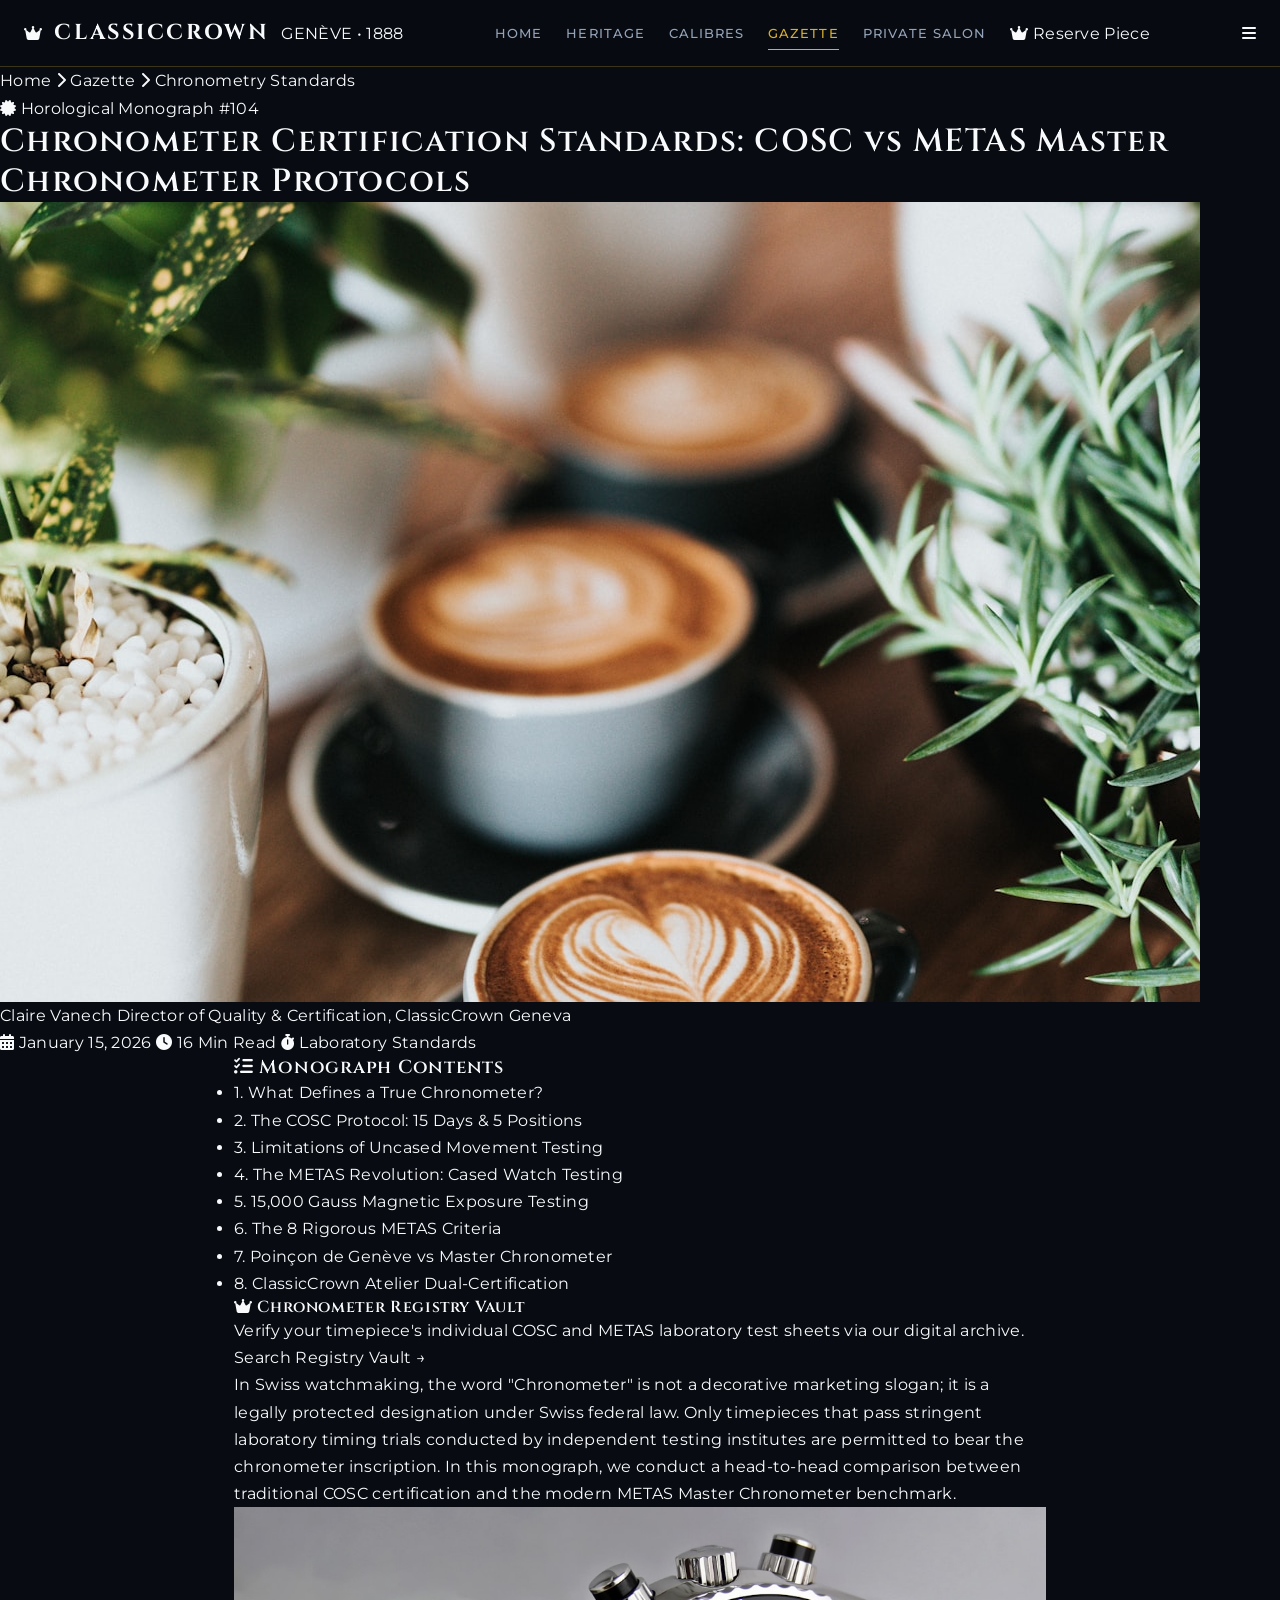
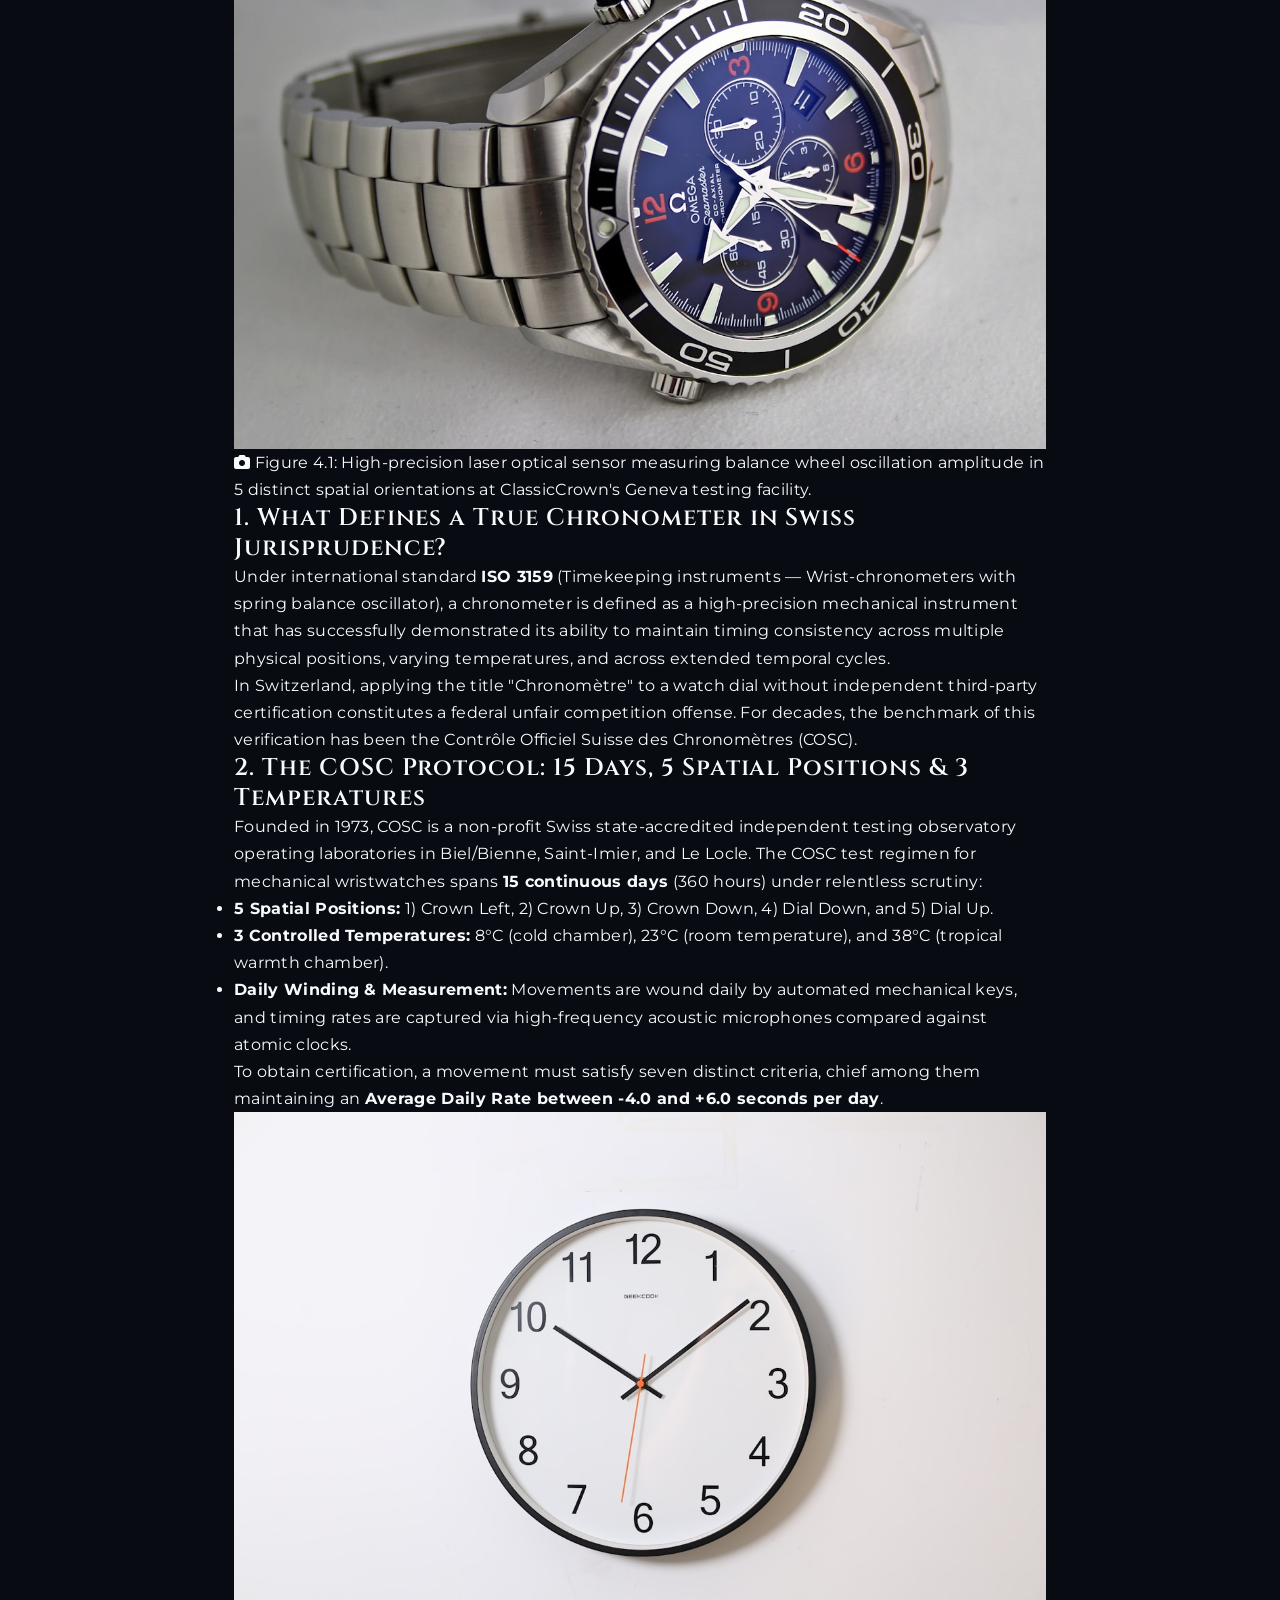
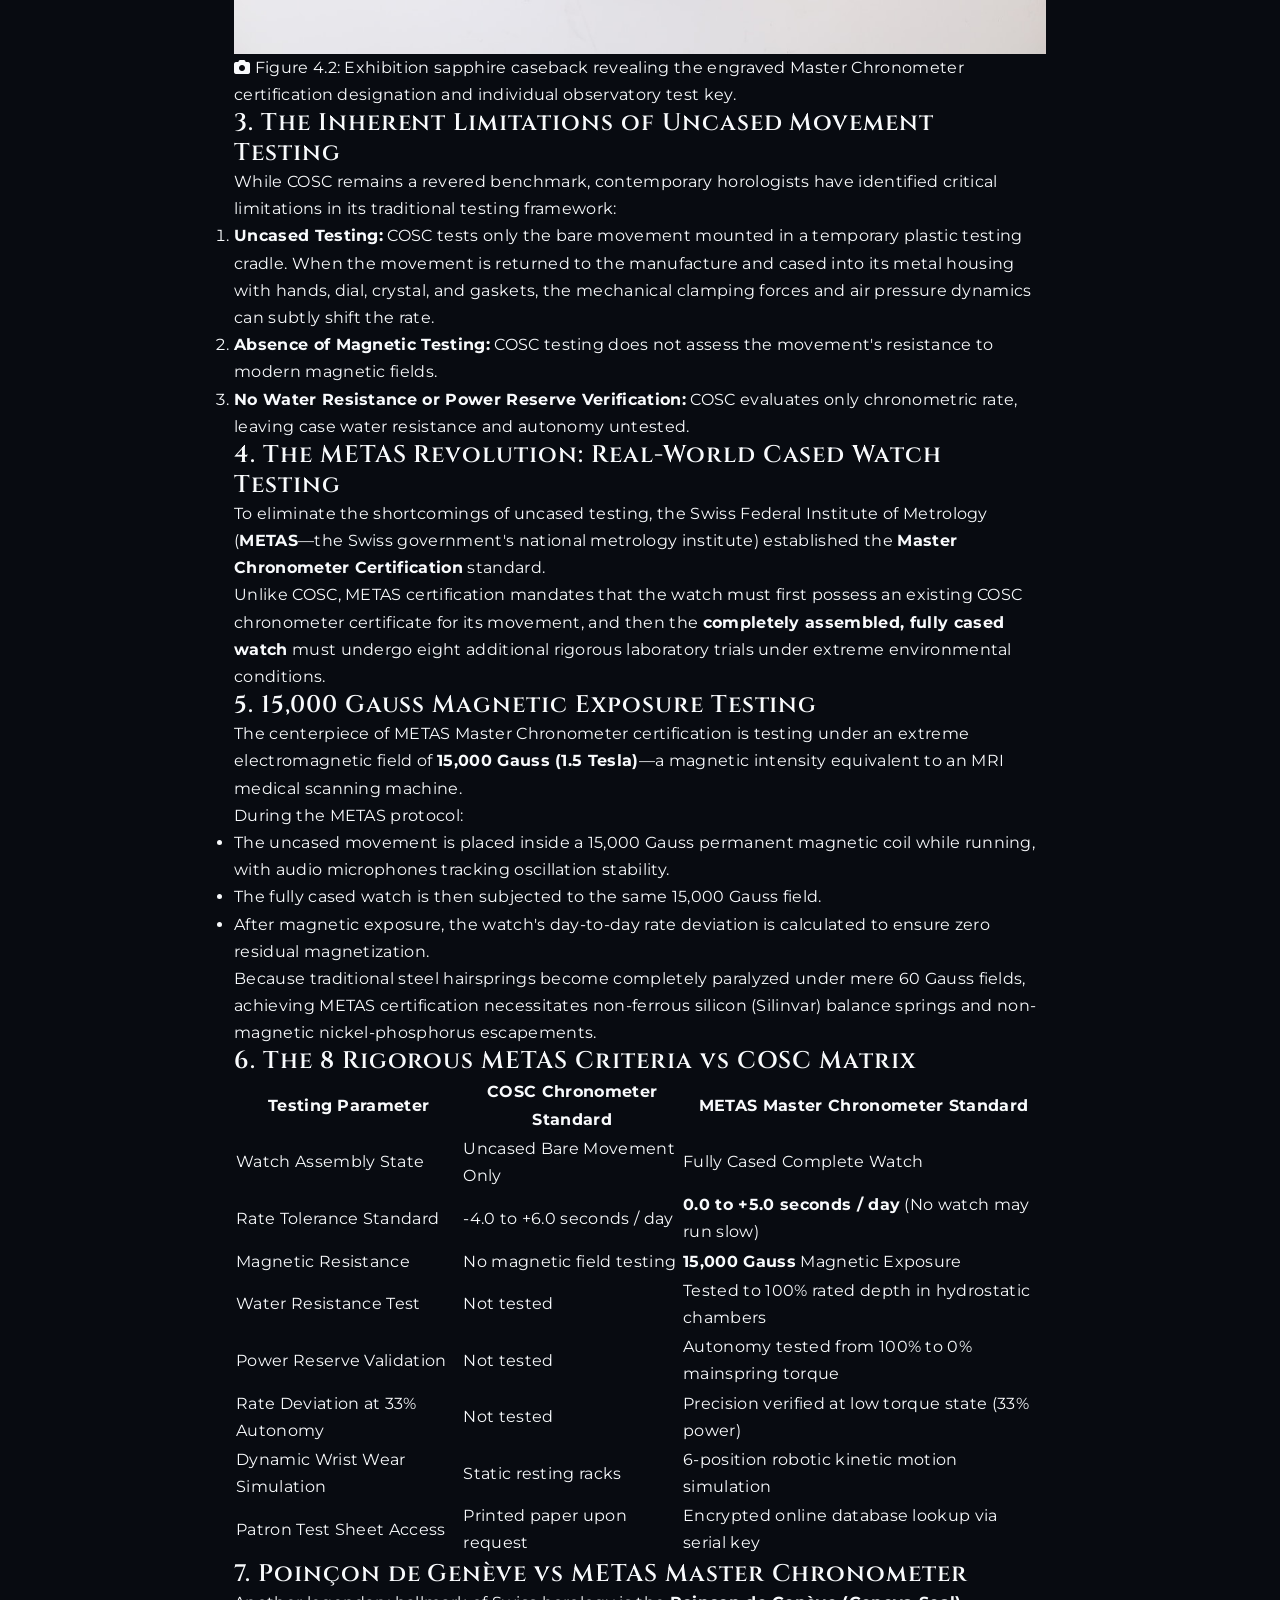
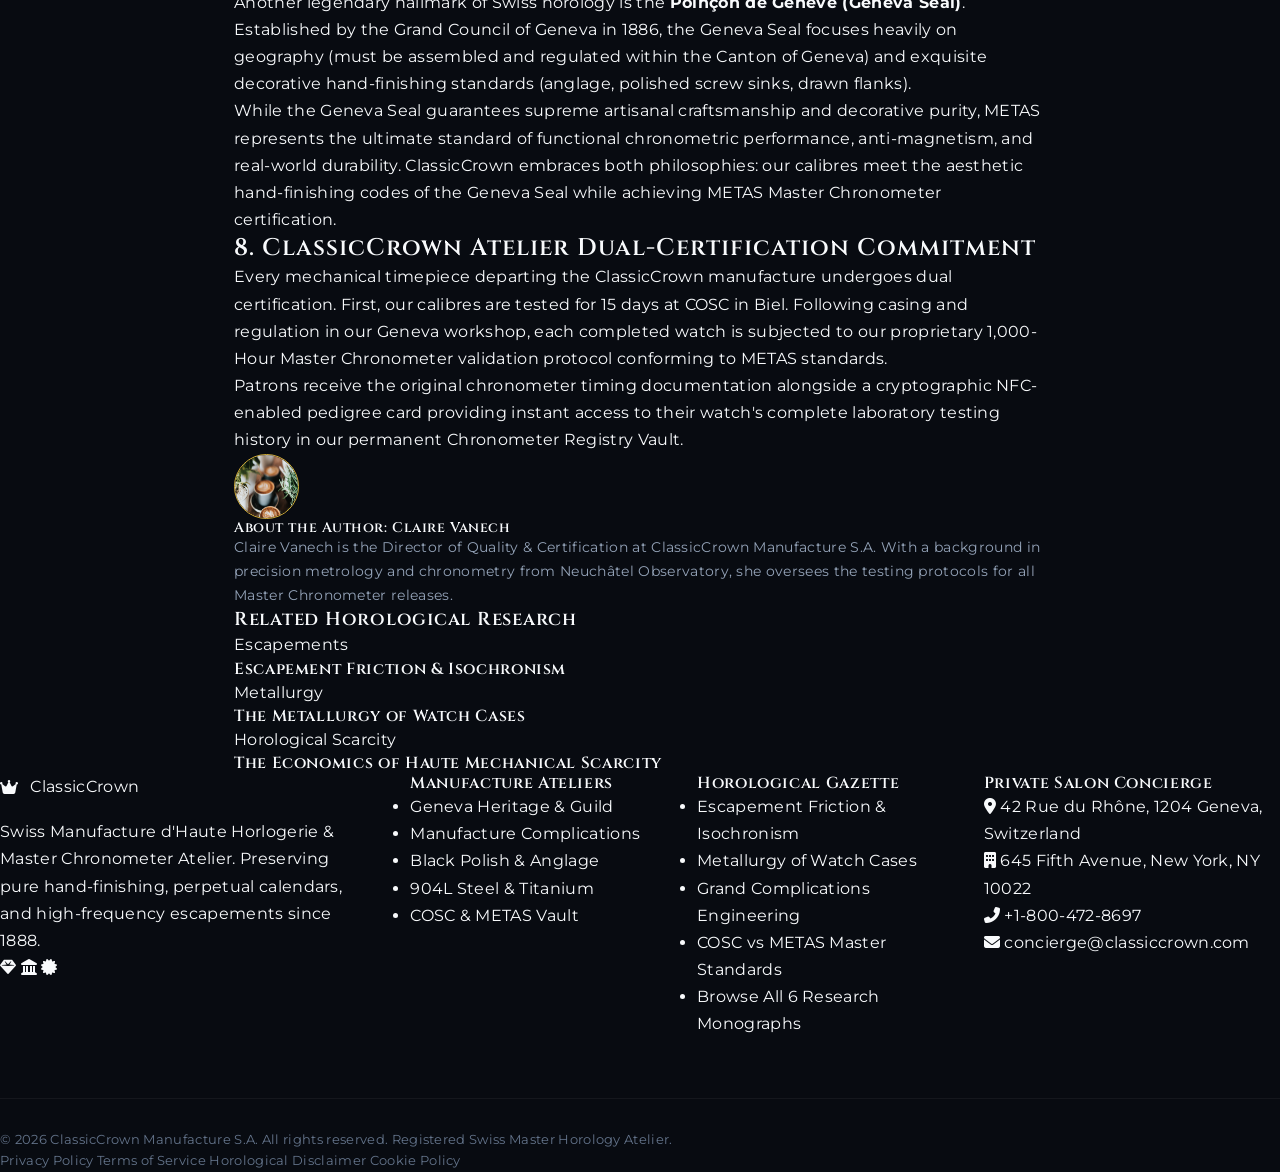
<file: blog/chronometer-certification-standards-cosc-vs-metas-master-chronometer.html>
<!DOCTYPE html>
<html lang="en">
<head>
    <!-- Google tag (gtag.js) -->
    <script async src="https://www.googletagmanager.com/gtag/js?id=G-0LY0HY7L01"></script>
    <script>
      window.dataLayer = window.dataLayer || [];
      function gtag(){dataLayer.push(arguments);}
      gtag('js', new Date());
      gtag('config', 'G-0LY0HY7L01');
    </script>
    <meta charset="UTF-8">
    <meta name="viewport" content="width=device-width, initial-scale=1.0">
    <title>Chronometer Certification Standards: COSC vs METAS Master Chronometer | ClassicCrown Gazette</title>
    <meta name="description" content="A rigorous comparative breakdown of independent Swiss chronometric testing: Contrôle Officiel Suisse des Chronomètres (COSC) vs METAS Master Chronometer 15,000 Gauss certification.">
    <meta name="robots" content="index, follow">
    <link rel="canonical" href="https://classiccrown.com/blog/chronometer-certification-standards-cosc-vs-metas-master-chronometer.html">
    <link rel="stylesheet" href="../style.css">
    <link rel="stylesheet" href="https://cdnjs.cloudflare.com/ajax/libs/font-awesome/6.4.0/css/all.min.css">
    <link rel="preconnect" href="https://fonts.googleapis.com">
    <link rel="preconnect" href="https://fonts.gstatic.com" crossorigin>
    <link href="https://fonts.googleapis.com/css2?family=Cinzel:wght@400;600;700;800;900&family=Montserrat:wght@300;400;500;600;700&family=Fira+Code:wght@400;500;600&family=Italiana&display=swap" rel="stylesheet">
</head>
<body class="luxury-dark">
    <nav class="navbar" id="mainNavbar">
        <div class="nav-container">
            <a href="../index.html" class="brand-logo">
                <span class="logo-crown"><i class="fas fa-crown"></i></span>
                <span class="logo-text">ClassicCrown</span>
                <span class="logo-tag">GENÈVE • 1888</span>
            </a>
            <div class="nav-links">
                <a href="../index.html" class="nav-link">Home</a>
                <a href="../about.html" class="nav-link">Heritage</a>
                <a href="../index.html#calibres" class="nav-link">Calibres</a>
                <a href="../blog.html" class="nav-link active">Gazette</a>
                <a href="../contact.html" class="nav-link">Private Salon</a>
                <a href="../contact.html" class="nav-btn"><i class="fas fa-crown"></i> Reserve Piece</a>
            </div>
            <div class="menu-toggle" id="menuToggle" aria-label="Toggle Navigation">
                <i class="fas fa-bars"></i>
            </div>
        </div>
    </nav>

    <header class="article-hero">
        <div class="article-hero-bg" style="background-image: url('../images/watch-microscope-inspection.jpg');"></div>
        <div class="article-hero-overlay"></div>
        <div class="hero-container">
            <div class="article-breadcrumbs">
                <a href="../index.html">Home</a> <i class="fas fa-chevron-right"></i>
                <a href="../blog.html">Gazette</a> <i class="fas fa-chevron-right"></i>
                <span>Chronometry Standards</span>
            </div>
            <span class="gold-badge"><i class="fas fa-certificate"></i> Horological Monograph #104</span>
            <h1 class="article-title">Chronometer Certification Standards: COSC vs METAS Master Chronometer Protocols</h1>
            <div class="article-meta-bar">
                <div class="author-info">
                    <img src="../images/watch-watchmaker-loupe.jpg" alt="Claire Vanech" class="author-avatar">
                    <div>
                        <span class="author-name">Claire Vanech</span>
                        <span class="author-role">Director of Quality & Certification, ClassicCrown Geneva</span>
                    </div>
                </div>
                <div class="meta-details">
                    <span><i class="fas fa-calendar-alt"></i> January 15, 2026</span>
                    <span><i class="fas fa-clock"></i> 16 Min Read</span>
                    <span><i class="fas fa-stopwatch"></i> Laboratory Standards</span>
                </div>
            </div>
        </div>
    </header>

    <main class="article-main">
        <div class="article-container">
            <aside class="article-sidebar">
                <div class="sidebar-box sticky-toc">
                    <h3 class="sidebar-heading"><i class="fas fa-tasks"></i> Monograph Contents</h3>
                    <ul class="article-toc">
                        <li><a href="#definition-chronometer">1. What Defines a True Chronometer?</a></li>
                        <li><a href="#cosc-testing">2. The COSC Protocol: 15 Days & 5 Positions</a></li>
                        <li><a href="#cosc-limitations">3. Limitations of Uncased Movement Testing</a></li>
                        <li><a href="#metas-evolution">4. The METAS Revolution: Cased Watch Testing</a></li>
                        <li><a href="#magnetic-15000">5. 15,000 Gauss Magnetic Exposure Testing</a></li>
                        <li><a href="#eight-metas-tests">6. The 8 Rigorous METAS Criteria</a></li>
                        <li><a href="#geneva-seal">7. Poinçon de Genève vs Master Chronometer</a></li>
                        <li><a href="#classiccrown-standard">8. ClassicCrown Atelier Dual-Certification</a></li>
                    </ul>
                </div>
                <div class="sidebar-box gold-border">
                    <h4><i class="fas fa-crown"></i> Chronometer Registry Vault</h4>
                    <p class="text-sm">Verify your timepiece's individual COSC and METAS laboratory test sheets via our digital archive.</p>
                    <a href="../index.html#certification" class="link-gold">Search Registry Vault &rarr;</a>
                </div>
            </aside>

            <article class="article-content">
                <div class="article-lead">
                    <p>In Swiss watchmaking, the word "Chronometer" is not a decorative marketing slogan; it is a legally protected designation under Swiss federal law. Only timepieces that pass stringent laboratory timing trials conducted by independent testing institutes are permitted to bear the chronometer inscription. In this monograph, we conduct a head-to-head comparison between traditional COSC certification and the modern METAS Master Chronometer benchmark.</p>
                </div>

                <figure class="article-figure">
                    <img src="../images/watch-microscope-inspection.jpg" alt="Chronometer Calibration under High Power Loupe" class="article-img">
                    <figcaption><i class="fas fa-camera"></i> Figure 4.1: High-precision laser optical sensor measuring balance wheel oscillation amplitude in 5 distinct spatial orientations at ClassicCrown's Geneva testing facility.</figcaption>
                </figure>

                <section id="definition-chronometer">
                    <h2>1. What Defines a True Chronometer in Swiss Jurisprudence?</h2>
                    <p>Under international standard <strong>ISO 3159</strong> (Timekeeping instruments — Wrist-chronometers with spring balance oscillator), a chronometer is defined as a high-precision mechanical instrument that has successfully demonstrated its ability to maintain timing consistency across multiple physical positions, varying temperatures, and across extended temporal cycles.</p>
                    <p>In Switzerland, applying the title "Chronomètre" to a watch dial without independent third-party certification constitutes a federal unfair competition offense. For decades, the benchmark of this verification has been the Contrôle Officiel Suisse des Chronomètres (COSC).</p>
                </section>

                <section id="cosc-testing">
                    <h2>2. The COSC Protocol: 15 Days, 5 Spatial Positions & 3 Temperatures</h2>
                    <p>Founded in 1973, COSC is a non-profit Swiss state-accredited independent testing observatory operating laboratories in Biel/Bienne, Saint-Imier, and Le Locle. The COSC test regimen for mechanical wristwatches spans <strong>15 continuous days</strong> (360 hours) under relentless scrutiny:</p>
                    <ul>
                        <li><strong>5 Spatial Positions:</strong> 1) Crown Left, 2) Crown Up, 3) Crown Down, 4) Dial Down, and 5) Dial Up.</li>
                        <li><strong>3 Controlled Temperatures:</strong> 8°C (cold chamber), 23°C (room temperature), and 38°C (tropical warmth chamber).</li>
                        <li><strong>Daily Winding & Measurement:</strong> Movements are wound daily by automated mechanical keys, and timing rates are captured via high-frequency acoustic microphones compared against atomic clocks.</li>
                    </ul>
                    <p>To obtain certification, a movement must satisfy seven distinct criteria, chief among them maintaining an <strong>Average Daily Rate between -4.0 and +6.0 seconds per day</strong>.</p>
                </section>

                <figure class="article-figure">
                    <img src="../images/watch-sapphire-caseback.jpg" alt="Sapphire Caseback Displaying COSC Certified Calibre" class="article-img">
                    <figcaption><i class="fas fa-camera"></i> Figure 4.2: Exhibition sapphire caseback revealing the engraved Master Chronometer certification designation and individual observatory test key.</figcaption>
                </figure>

                <section id="cosc-limitations">
                    <h2>3. The Inherent Limitations of Uncased Movement Testing</h2>
                    <p>While COSC remains a revered benchmark, contemporary horologists have identified critical limitations in its traditional testing framework:</p>
                    <ol>
                        <li><strong>Uncased Testing:</strong> COSC tests only the bare movement mounted in a temporary plastic testing cradle. When the movement is returned to the manufacture and cased into its metal housing with hands, dial, crystal, and gaskets, the mechanical clamping forces and air pressure dynamics can subtly shift the rate.</li>
                        <li><strong>Absence of Magnetic Testing:</strong> COSC testing does not assess the movement's resistance to modern magnetic fields.</li>
                        <li><strong>No Water Resistance or Power Reserve Verification:</strong> COSC evaluates only chronometric rate, leaving case water resistance and autonomy untested.</li>
                    </ol>
                </section>

                <section id="metas-evolution">
                    <h2>4. The METAS Revolution: Real-World Cased Watch Testing</h2>
                    <p>To eliminate the shortcomings of uncased testing, the Swiss Federal Institute of Metrology (<strong>METAS</strong>—the Swiss government's national metrology institute) established the <strong>Master Chronometer Certification</strong> standard.</p>
                    <p>Unlike COSC, METAS certification mandates that the watch must first possess an existing COSC chronometer certificate for its movement, and then the <strong>completely assembled, fully cased watch</strong> must undergo eight additional rigorous laboratory trials under extreme environmental conditions.</p>
                </section>

                <section id="magnetic-15000">
                    <h2>5. 15,000 Gauss Magnetic Exposure Testing</h2>
                    <p>The centerpiece of METAS Master Chronometer certification is testing under an extreme electromagnetic field of <strong>15,000 Gauss (1.5 Tesla)</strong>—a magnetic intensity equivalent to an MRI medical scanning machine.</p>
                    <p>During the METAS protocol:</p>
                    <ul>
                        <li>The uncased movement is placed inside a 15,000 Gauss permanent magnetic coil while running, with audio microphones tracking oscillation stability.</li>
                        <li>The fully cased watch is then subjected to the same 15,000 Gauss field.</li>
                        <li>After magnetic exposure, the watch's day-to-day rate deviation is calculated to ensure zero residual magnetization.</li>
                    </ul>
                    <p>Because traditional steel hairsprings become completely paralyzed under mere 60 Gauss fields, achieving METAS certification necessitates non-ferrous silicon (Silinvar) balance springs and non-magnetic nickel-phosphorus escapements.</p>
                </section>

                <section id="eight-metas-tests">
                    <h2>6. The 8 Rigorous METAS Criteria vs COSC Matrix</h2>
                    <div class="table-responsive">
                        <table class="article-table">
                            <thead>
                                <tr>
                                    <th>Testing Parameter</th>
                                    <th>COSC Chronometer Standard</th>
                                    <th>METAS Master Chronometer Standard</th>
                                </tr>
                            </thead>
                            <tbody>
                                <tr>
                                    <td>Watch Assembly State</td>
                                    <td>Uncased Bare Movement Only</td>
                                    <td>Fully Cased Complete Watch</td>
                                </tr>
                                <tr>
                                    <td>Rate Tolerance Standard</td>
                                    <td>-4.0 to +6.0 seconds / day</td>
                                    <td><strong>0.0 to +5.0 seconds / day</strong> (No watch may run slow)</td>
                                </tr>
                                <tr>
                                    <td>Magnetic Resistance</td>
                                    <td>No magnetic field testing</td>
                                    <td><strong>15,000 Gauss</strong> Magnetic Exposure</td>
                                </tr>
                                <tr>
                                    <td>Water Resistance Test</td>
                                    <td>Not tested</td>
                                    <td>Tested to 100% rated depth in hydrostatic chambers</td>
                                </tr>
                                <tr>
                                    <td>Power Reserve Validation</td>
                                    <td>Not tested</td>
                                    <td>Autonomy tested from 100% to 0% mainspring torque</td>
                                </tr>
                                <tr>
                                    <td>Rate Deviation at 33% Autonomy</td>
                                    <td>Not tested</td>
                                    <td>Precision verified at low torque state (33% power)</td>
                                </tr>
                                <tr>
                                    <td>Dynamic Wrist Wear Simulation</td>
                                    <td>Static resting racks</td>
                                    <td>6-position robotic kinetic motion simulation</td>
                                </tr>
                                <tr>
                                    <td>Patron Test Sheet Access</td>
                                    <td>Printed paper upon request</td>
                                    <td>Encrypted online database lookup via serial key</td>
                                </tr>
                            </tbody>
                        </table>
                    </div>
                </section>

                <section id="geneva-seal">
                    <h2>7. Poinçon de Genève vs METAS Master Chronometer</h2>
                    <p>Another legendary hallmark of Swiss horology is the <strong>Poinçon de Genève (Geneva Seal)</strong>. Established by the Grand Council of Geneva in 1886, the Geneva Seal focuses heavily on geography (must be assembled and regulated within the Canton of Geneva) and exquisite decorative hand-finishing standards (anglage, polished screw sinks, drawn flanks).</p>
                    <p>While the Geneva Seal guarantees supreme artisanal craftsmanship and decorative purity, METAS represents the ultimate standard of functional chronometric performance, anti-magnetism, and real-world durability. ClassicCrown embraces both philosophies: our calibres meet the aesthetic hand-finishing codes of the Geneva Seal while achieving METAS Master Chronometer certification.</p>
                </section>

                <section id="classiccrown-standard">
                    <h2>8. ClassicCrown Atelier Dual-Certification Commitment</h2>
                    <p>Every mechanical timepiece departing the ClassicCrown manufacture undergoes dual certification. First, our calibres are tested for 15 days at COSC in Biel. Following casing and regulation in our Geneva workshop, each completed watch is subjected to our proprietary 1,000-Hour Master Chronometer validation protocol conforming to METAS standards.</p>
                    <p>Patrons receive the original chronometer timing documentation alongside a cryptographic NFC-enabled pedigree card providing instant access to their watch's complete laboratory testing history in our permanent Chronometer Registry Vault.</p>
                </section>

                <div class="article-author-bio">
                    <img src="../images/watch-watchmaker-loupe.jpg" alt="Claire Vanech" class="bio-avatar">
                    <div class="bio-text">
                        <h4>About the Author: Claire Vanech</h4>
                        <p>Claire Vanech is the Director of Quality & Certification at ClassicCrown Manufacture S.A. With a background in precision metrology and chronometry from Neuchâtel Observatory, she oversees the testing protocols for all Master Chronometer releases.</p>
                    </div>
                </div>

                <div class="related-articles-box">
                    <h3>Related Horological Research</h3>
                    <div class="related-grid">
                        <a href="co-axial-escapements-vs-swiss-lever-friction-and-isochronism.html" class="related-card">
                            <span class="related-cat">Escapements</span>
                            <h4>Escapement Friction & Isochronism</h4>
                        </a>
                        <a href="the-metallurgy-of-watch-cases-904l-steel-titanium-and-forged-carbon.html" class="related-card">
                            <span class="related-cat">Metallurgy</span>
                            <h4>The Metallurgy of Watch Cases</h4>
                        </a>
                        <a href="the-horological-economics-of-mechanical-scarcity-and-haute-auctions.html" class="related-card">
                            <span class="related-cat">Horological Scarcity</span>
                            <h4>The Economics of Haute Mechanical Scarcity</h4>
                        </a>
                    </div>
                </div>
            </article>
        </div>
    </main>

    <footer class="site-footer">
        <div class="footer-top">
            <div class="footer-grid">
                <div class="footer-col brand-col">
                    <div class="footer-logo">
                        <i class="fas fa-crown"></i>
                        <span>ClassicCrown</span>
                    </div>
                    <p class="footer-desc">Swiss Manufacture d'Haute Horlogerie & Master Chronometer Atelier. Preserving pure hand-finishing, perpetual calendars, and high-frequency escapements since 1888.</p>
                    <div class="footer-social">
                        <a href="../contact.html" aria-label="Haute Horlogerie Vault"><i class="fas fa-gem"></i></a>
                        <a href="../contact.html" aria-label="Geneva Salon Directory"><i class="fas fa-landmark"></i></a>
                        <a href="../contact.html" aria-label="Chronometer Registry"><i class="fas fa-certificate"></i></a>
                    </div>
                </div>
                <div class="footer-col">
                    <h4 class="col-title">Manufacture Ateliers</h4>
                    <ul class="footer-links">
                        <li><a href="../about.html">Geneva Heritage & Guild</a></li>
                        <li><a href="../index.html#calibres">Manufacture Complications</a></li>
                        <li><a href="../index.html#finishing">Black Polish & Anglage</a></li>
                        <li><a href="../index.html#materials">904L Steel & Titanium</a></li>
                        <li><a href="../index.html#certification">COSC & METAS Vault</a></li>
                    </ul>
                </div>
                <div class="footer-col">
                    <h4 class="col-title">Horological Gazette</h4>
                    <ul class="footer-links">
                        <li><a href="co-axial-escapements-vs-swiss-lever-friction-and-isochronism.html">Escapement Friction & Isochronism</a></li>
                        <li><a href="the-metallurgy-of-watch-cases-904l-steel-titanium-and-forged-carbon.html">Metallurgy of Watch Cases</a></li>
                        <li><a href="grand-complications-tourbillons-perpetual-calendars-and-minute-repeaters.html">Grand Complications Engineering</a></li>
                        <li><a href="chronometer-certification-standards-cosc-vs-metas-master-chronometer.html">COSC vs METAS Master Standards</a></li>
                        <li><a href="../blog.html">Browse All 6 Research Monographs</a></li>
                    </ul>
                </div>
                <div class="footer-col">
                    <h4 class="col-title">Private Salon Concierge</h4>
                    <div class="contact-mini">
                        <p><i class="fas fa-map-marker-alt"></i> 42 Rue du Rhône, 1204 Geneva, Switzerland</p>
                        <p><i class="fas fa-building"></i> 645 Fifth Avenue, New York, NY 10022</p>
                        <p><i class="fas fa-phone-alt"></i> +1-800-472-8697</p>
                        <p><i class="fas fa-envelope"></i> concierge@classiccrown.com</p>
                    </div>
                </div>
            </div>
        </div>
        <div class="footer-bottom">
            <div class="footer-bottom-container">
                <p class="copyright">&copy; 2026 ClassicCrown Manufacture S.A. All rights reserved. Registered Swiss Master Horology Atelier.</p>
                <div class="legal-links">
                    <a href="../privacy.html">Privacy Policy</a>
                    <a href="../terms.html">Terms of Service</a>
                    <a href="../disclaimer.html">Horological Disclaimer</a>
                    <a href="../cookies.html">Cookie Policy</a>
                </div>
            </div>
        </div>
    </footer>
    <script src="../script.js"></script>
</body>
</html>
</file>
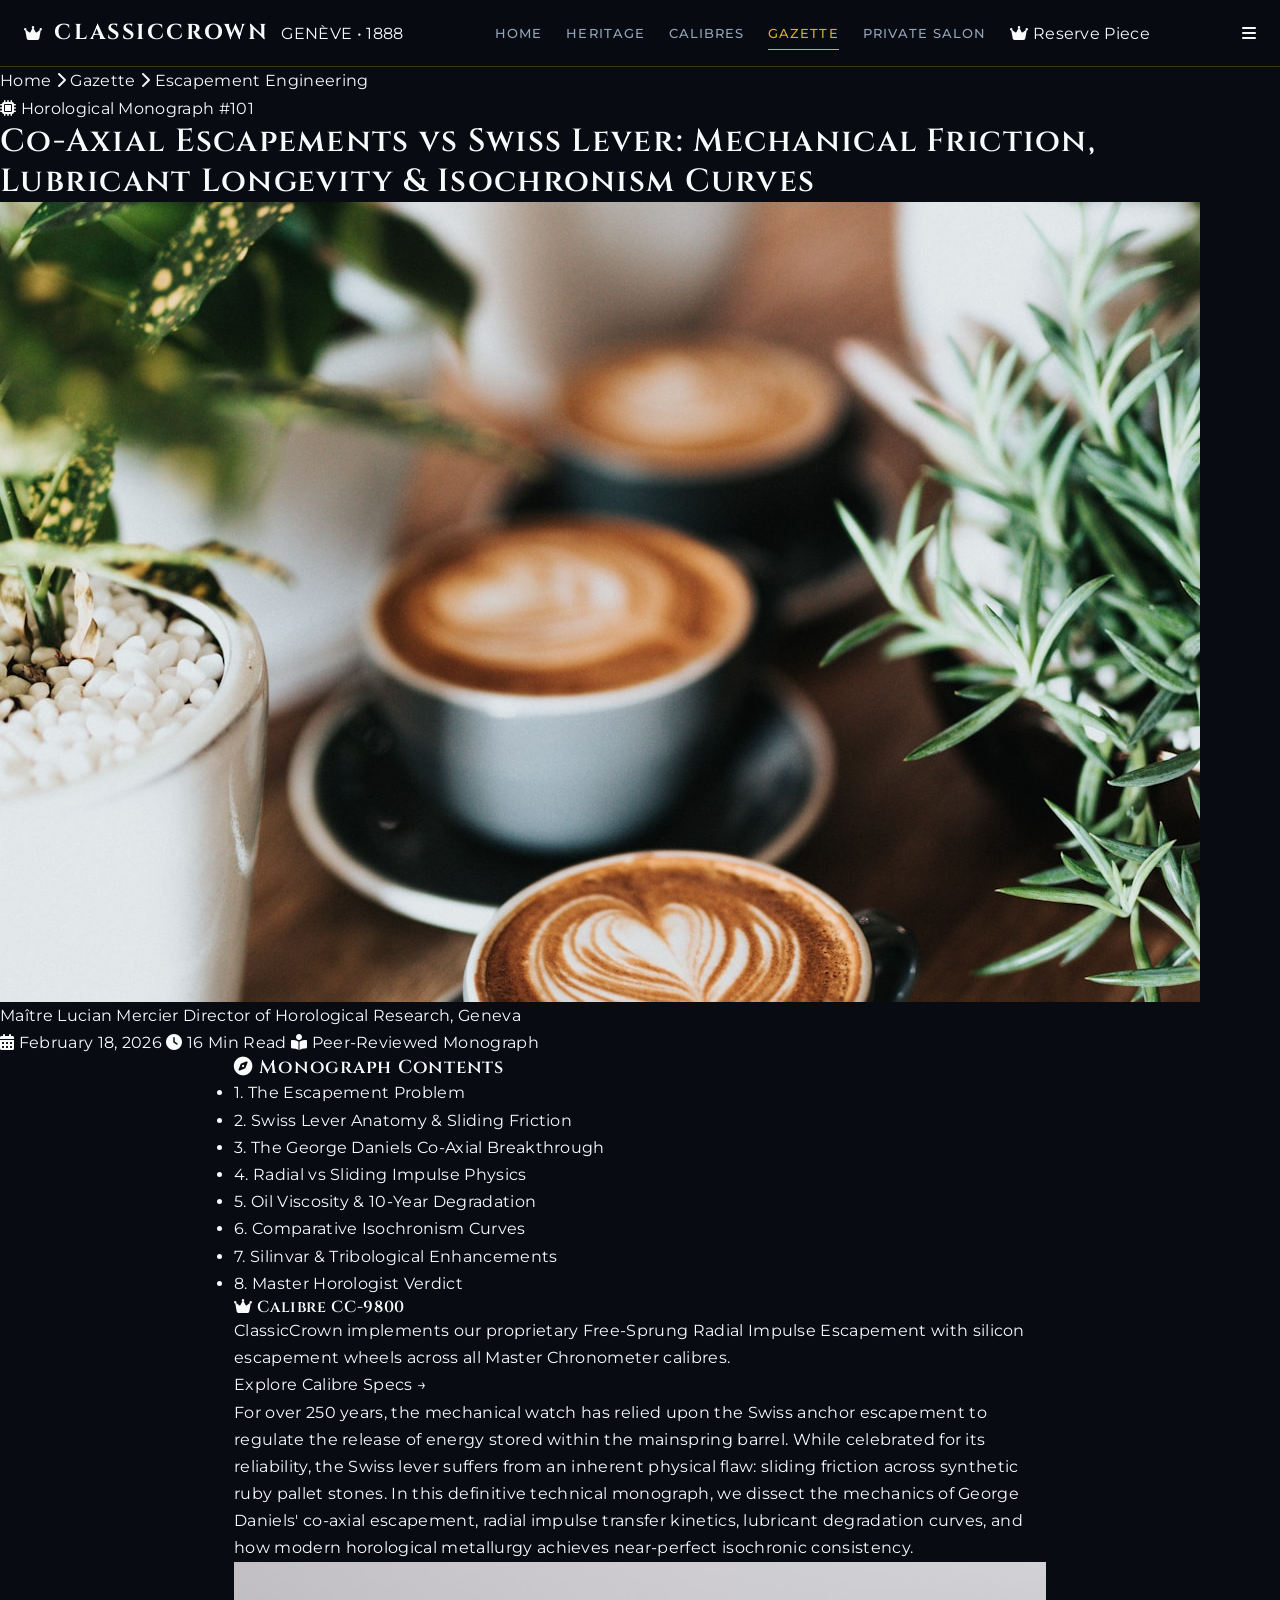
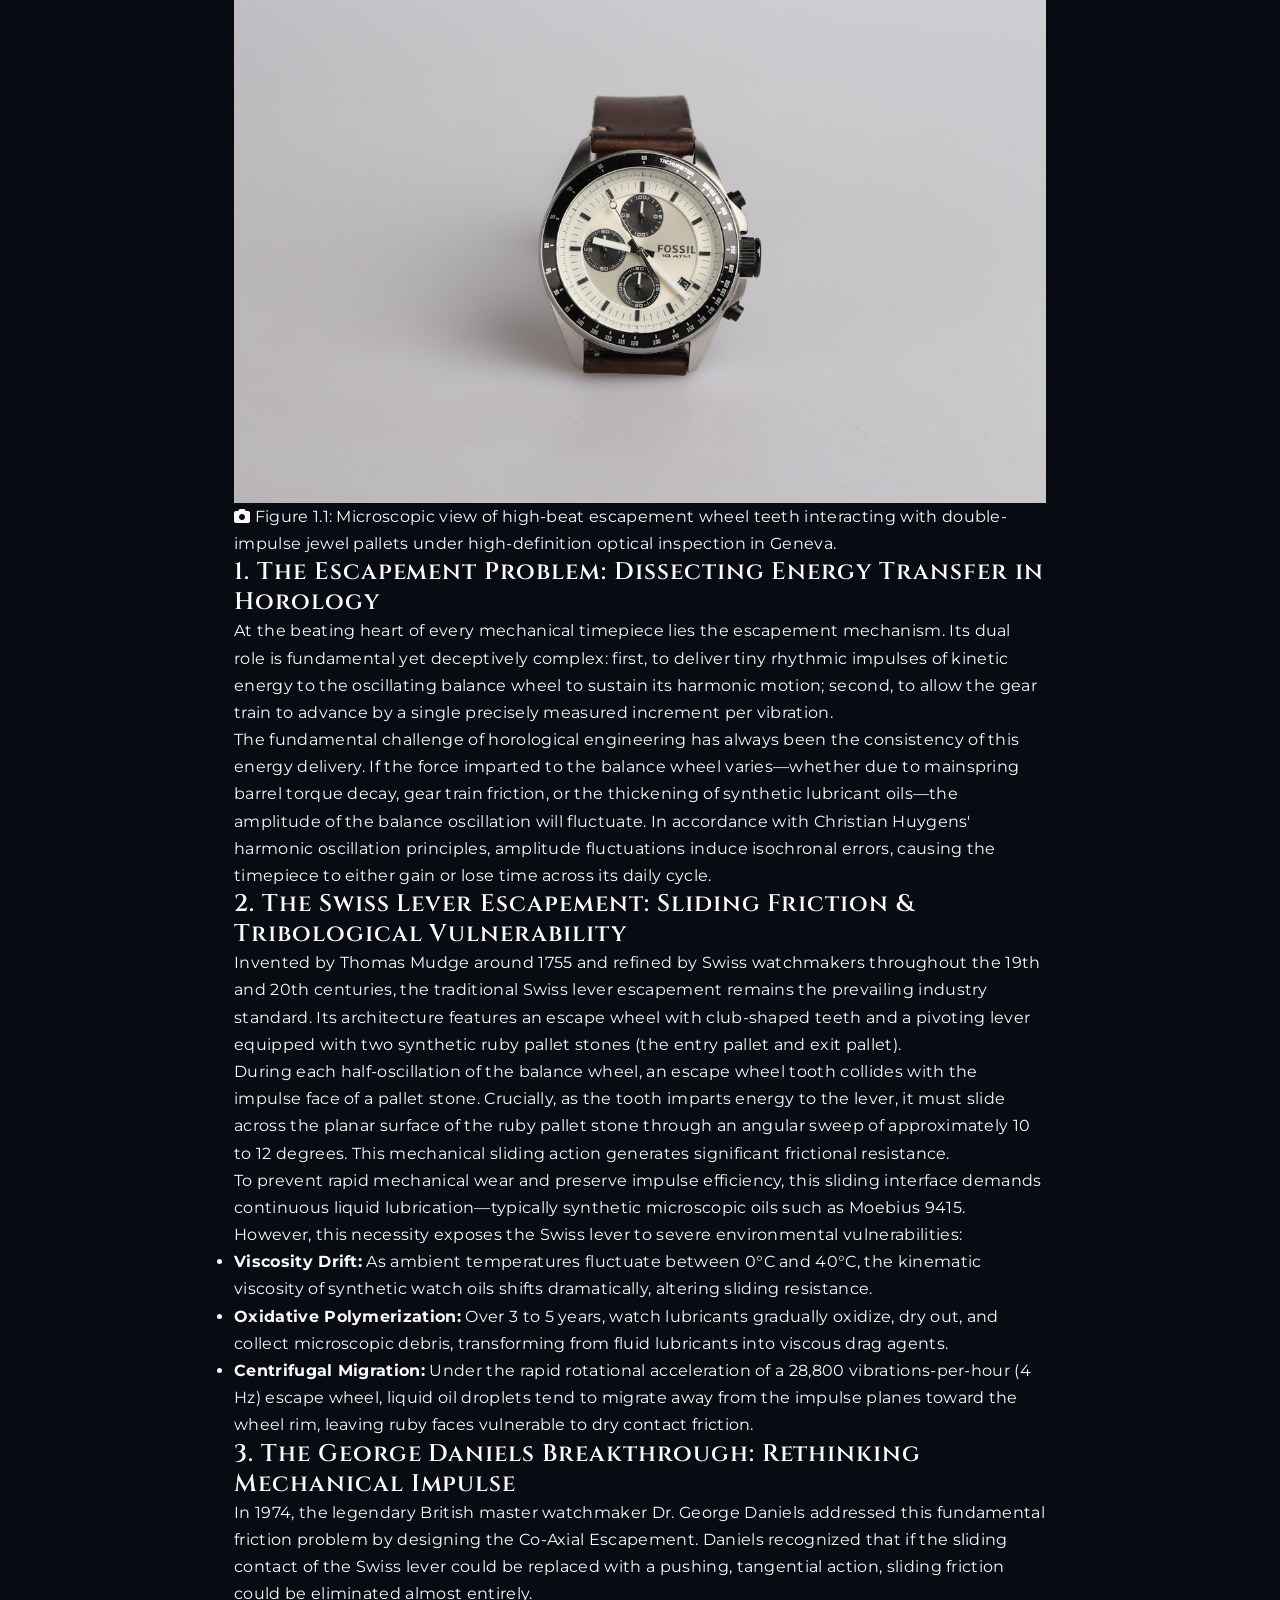
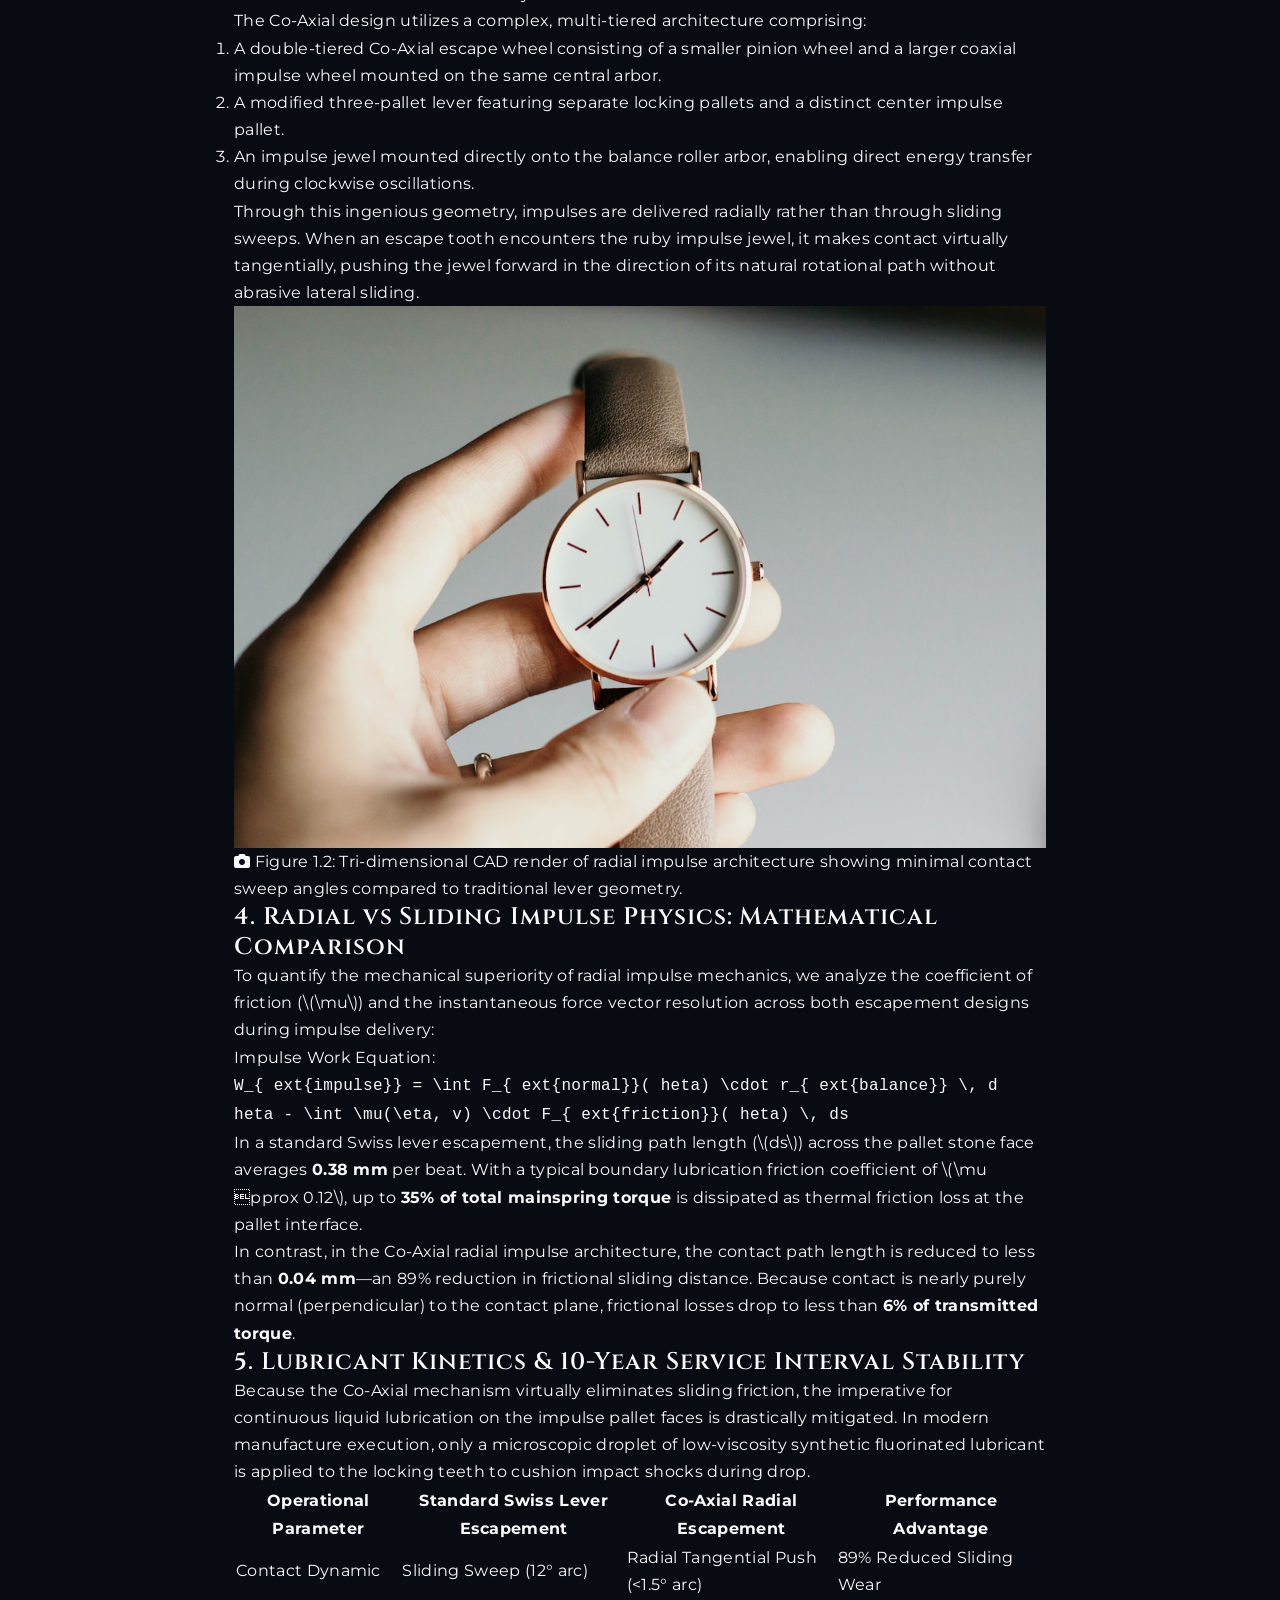
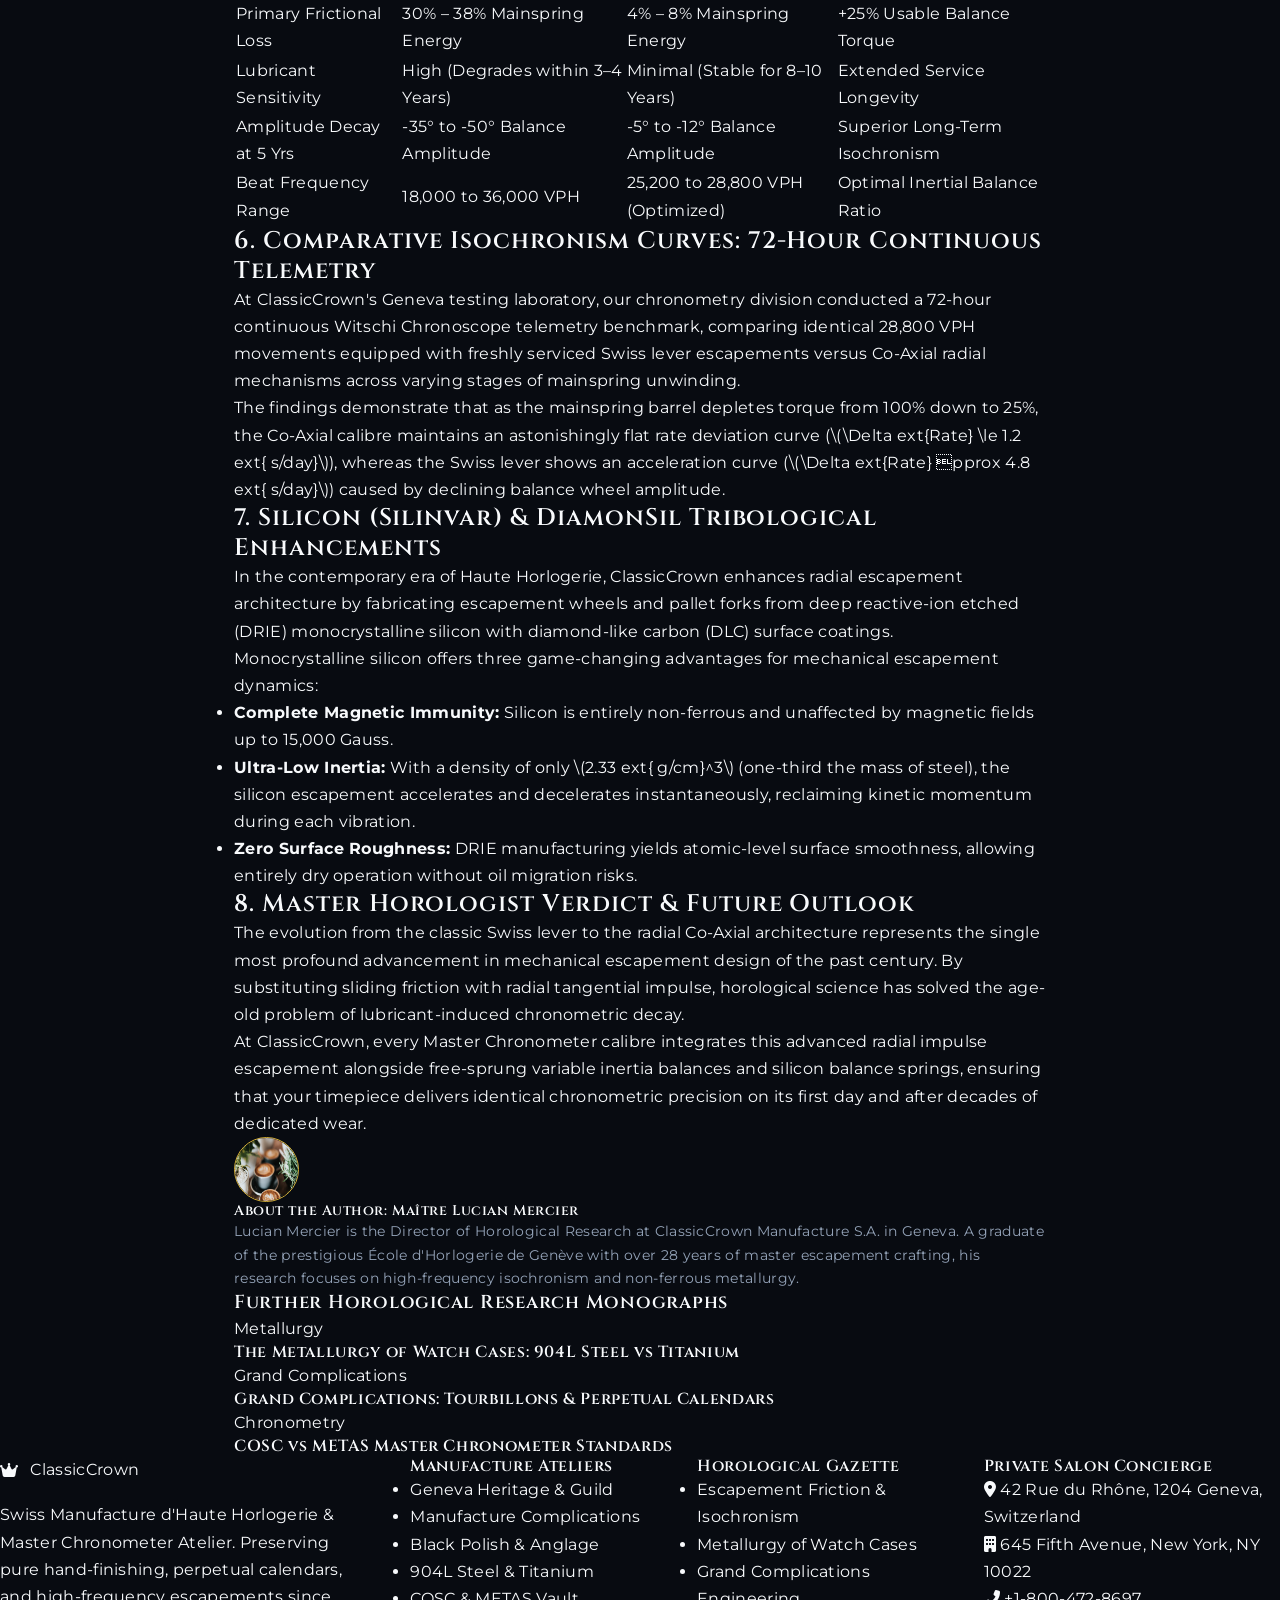
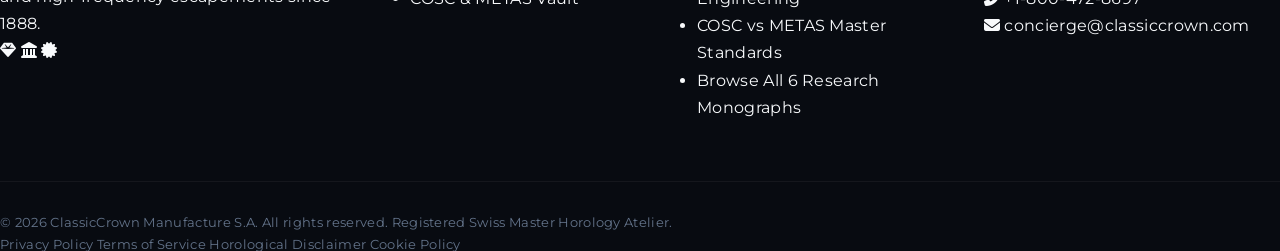
<file: blog/co-axial-escapements-vs-swiss-lever-friction-and-isochronism.html>
<!DOCTYPE html>
<html lang="en">
<head>
    <!-- Google tag (gtag.js) -->
    <script async src="https://www.googletagmanager.com/gtag/js?id=G-0LY0HY7L01"></script>
    <script>
      window.dataLayer = window.dataLayer || [];
      function gtag(){dataLayer.push(arguments);}
      gtag('js', new Date());
      gtag('config', 'G-0LY0HY7L01');
    </script>
    <meta charset="UTF-8">
    <meta name="viewport" content="width=device-width, initial-scale=1.0">
    <title>Co-Axial Escapements vs Swiss Lever: Friction, Lubrication & Isochronism | ClassicCrown Gazette</title>
    <meta name="description" content="A comprehensive horological analysis comparing George Daniels Co-Axial escapement with traditional Swiss lever escapements, examining tangential impulse dynamics, oil degradation, and long-term isochronism.">
    <meta name="robots" content="index, follow">
    <link rel="canonical" href="https://classiccrown.com/blog/co-axial-escapements-vs-swiss-lever-friction-and-isochronism.html">
    <link rel="stylesheet" href="../style.css">
    <link rel="stylesheet" href="https://cdnjs.cloudflare.com/ajax/libs/font-awesome/6.4.0/css/all.min.css">
    <link rel="preconnect" href="https://fonts.googleapis.com">
    <link rel="preconnect" href="https://fonts.gstatic.com" crossorigin>
    <link href="https://fonts.googleapis.com/css2?family=Cinzel:wght@400;600;700;800;900&family=Montserrat:wght@300;400;500;600;700&family=Fira+Code:wght@400;500;600&family=Italiana&display=swap" rel="stylesheet">
</head>
<body class="luxury-dark">
    <nav class="navbar" id="mainNavbar">
        <div class="nav-container">
            <a href="../index.html" class="brand-logo">
                <span class="logo-crown"><i class="fas fa-crown"></i></span>
                <span class="logo-text">ClassicCrown</span>
                <span class="logo-tag">GENÈVE • 1888</span>
            </a>
            <div class="nav-links">
                <a href="../index.html" class="nav-link">Home</a>
                <a href="../about.html" class="nav-link">Heritage</a>
                <a href="../index.html#calibres" class="nav-link">Calibres</a>
                <a href="../blog.html" class="nav-link active">Gazette</a>
                <a href="../contact.html" class="nav-link">Private Salon</a>
                <a href="../contact.html" class="nav-btn"><i class="fas fa-crown"></i> Reserve Piece</a>
            </div>
            <div class="menu-toggle" id="menuToggle" aria-label="Toggle Navigation">
                <i class="fas fa-bars"></i>
            </div>
        </div>
    </nav>

    <header class="article-hero">
        <div class="article-hero-bg" style="background-image: url('../images/watch-tourbillon-escapement.jpg');"></div>
        <div class="article-hero-overlay"></div>
        <div class="hero-container">
            <div class="article-breadcrumbs">
                <a href="../index.html">Home</a> <i class="fas fa-chevron-right"></i>
                <a href="../blog.html">Gazette</a> <i class="fas fa-chevron-right"></i>
                <span>Escapement Engineering</span>
            </div>
            <span class="gold-badge"><i class="fas fa-microchip"></i> Horological Monograph #101</span>
            <h1 class="article-title">Co-Axial Escapements vs Swiss Lever: Mechanical Friction, Lubricant Longevity & Isochronism Curves</h1>
            <div class="article-meta-bar">
                <div class="author-info">
                    <img src="../images/watch-watchmaker-loupe.jpg" alt="Master Watchmaker Lucian Mercier" class="author-avatar">
                    <div>
                        <span class="author-name">Maître Lucian Mercier</span>
                        <span class="author-role">Director of Horological Research, Geneva</span>
                    </div>
                </div>
                <div class="meta-details">
                    <span><i class="fas fa-calendar-alt"></i> February 18, 2026</span>
                    <span><i class="fas fa-clock"></i> 16 Min Read</span>
                    <span><i class="fas fa-book-reader"></i> Peer-Reviewed Monograph</span>
                </div>
            </div>
        </div>
    </header>

    <main class="article-main">
        <div class="article-container">
            <aside class="article-sidebar">
                <div class="sidebar-box sticky-toc">
                    <h3 class="sidebar-heading"><i class="fas fa-compass"></i> Monograph Contents</h3>
                    <ul class="article-toc">
                        <li><a href="#intro">1. The Escapement Problem</a></li>
                        <li><a href="#swiss-lever">2. Swiss Lever Anatomy & Sliding Friction</a></li>
                        <li><a href="#daniels-coaxial">3. The George Daniels Co-Axial Breakthrough</a></li>
                        <li><a href="#tangential-impulse">4. Radial vs Sliding Impulse Physics</a></li>
                        <li><a href="#lubricant-kinetics">5. Oil Viscosity & 10-Year Degradation</a></li>
                        <li><a href="#isochronism-data">6. Comparative Isochronism Curves</a></li>
                        <li><a href="#modern-silicon">7. Silinvar & Tribological Enhancements</a></li>
                        <li><a href="#summary-verdict">8. Master Horologist Verdict</a></li>
                    </ul>
                </div>
                <div class="sidebar-box gold-border">
                    <h4><i class="fas fa-crown"></i> Calibre CC-9800</h4>
                    <p class="text-sm">ClassicCrown implements our proprietary Free-Sprung Radial Impulse Escapement with silicon escapement wheels across all Master Chronometer calibres.</p>
                    <a href="../index.html#calibres" class="link-gold">Explore Calibre Specs &rarr;</a>
                </div>
            </aside>

            <article class="article-content">
                <div class="article-lead">
                    <p>For over 250 years, the mechanical watch has relied upon the Swiss anchor escapement to regulate the release of energy stored within the mainspring barrel. While celebrated for its reliability, the Swiss lever suffers from an inherent physical flaw: sliding friction across synthetic ruby pallet stones. In this definitive technical monograph, we dissect the mechanics of George Daniels' co-axial escapement, radial impulse transfer kinetics, lubricant degradation curves, and how modern horological metallurgy achieves near-perfect isochronic consistency.</p>
                </div>

                <figure class="article-figure">
                    <img src="../images/watch-movement-geartrain.jpg" alt="Master Chronometer Gear Train and Balance Architecture" class="article-img">
                    <figcaption><i class="fas fa-camera"></i> Figure 1.1: Microscopic view of high-beat escapement wheel teeth interacting with double-impulse jewel pallets under high-definition optical inspection in Geneva.</figcaption>
                </figure>

                <section id="intro">
                    <h2>1. The Escapement Problem: Dissecting Energy Transfer in Horology</h2>
                    <p>At the beating heart of every mechanical timepiece lies the escapement mechanism. Its dual role is fundamental yet deceptively complex: first, to deliver tiny rhythmic impulses of kinetic energy to the oscillating balance wheel to sustain its harmonic motion; second, to allow the gear train to advance by a single precisely measured increment per vibration.</p>
                    <p>The fundamental challenge of horological engineering has always been the consistency of this energy delivery. If the force imparted to the balance wheel varies—whether due to mainspring barrel torque decay, gear train friction, or the thickening of synthetic lubricant oils—the amplitude of the balance oscillation will fluctuate. In accordance with Christian Huygens' harmonic oscillation principles, amplitude fluctuations induce isochronal errors, causing the timepiece to either gain or lose time across its daily cycle.</p>
                </section>

                <section id="swiss-lever">
                    <h2>2. The Swiss Lever Escapement: Sliding Friction & Tribological Vulnerability</h2>
                    <p>Invented by Thomas Mudge around 1755 and refined by Swiss watchmakers throughout the 19th and 20th centuries, the traditional Swiss lever escapement remains the prevailing industry standard. Its architecture features an escape wheel with club-shaped teeth and a pivoting lever equipped with two synthetic ruby pallet stones (the entry pallet and exit pallet).</p>
                    <p>During each half-oscillation of the balance wheel, an escape wheel tooth collides with the impulse face of a pallet stone. Crucially, as the tooth imparts energy to the lever, it must slide across the planar surface of the ruby pallet stone through an angular sweep of approximately 10 to 12 degrees. This mechanical sliding action generates significant frictional resistance.</p>
                    <p>To prevent rapid mechanical wear and preserve impulse efficiency, this sliding interface demands continuous liquid lubrication—typically synthetic microscopic oils such as Moebius 9415. However, this necessity exposes the Swiss lever to severe environmental vulnerabilities:</p>
                    <ul>
                        <li><strong>Viscosity Drift:</strong> As ambient temperatures fluctuate between 0°C and 40°C, the kinematic viscosity of synthetic watch oils shifts dramatically, altering sliding resistance.</li>
                        <li><strong>Oxidative Polymerization:</strong> Over 3 to 5 years, watch lubricants gradually oxidize, dry out, and collect microscopic debris, transforming from fluid lubricants into viscous drag agents.</li>
                        <li><strong>Centrifugal Migration:</strong> Under the rapid rotational acceleration of a 28,800 vibrations-per-hour (4 Hz) escape wheel, liquid oil droplets tend to migrate away from the impulse planes toward the wheel rim, leaving ruby faces vulnerable to dry contact friction.</li>
                    </ul>
                </section>

                <section id="daniels-coaxial">
                    <h2>3. The George Daniels Breakthrough: Rethinking Mechanical Impulse</h2>
                    <p>In 1974, the legendary British master watchmaker Dr. George Daniels addressed this fundamental friction problem by designing the Co-Axial Escapement. Daniels recognized that if the sliding contact of the Swiss lever could be replaced with a pushing, tangential action, sliding friction could be eliminated almost entirely.</p>
                    <p>The Co-Axial design utilizes a complex, multi-tiered architecture comprising:</p>
                    <ol>
                        <li>A double-tiered Co-Axial escape wheel consisting of a smaller pinion wheel and a larger coaxial impulse wheel mounted on the same central arbor.</li>
                        <li>A modified three-pallet lever featuring separate locking pallets and a distinct center impulse pallet.</li>
                        <li>An impulse jewel mounted directly onto the balance roller arbor, enabling direct energy transfer during clockwise oscillations.</li>
                    </ol>
                    <p>Through this ingenious geometry, impulses are delivered radially rather than through sliding sweeps. When an escape tooth encounters the ruby impulse jewel, it makes contact virtually tangentially, pushing the jewel forward in the direction of its natural rotational path without abrasive lateral sliding.</p>
                </section>

                <figure class="article-figure">
                    <img src="../images/watch-tourbillon-escapement.jpg" alt="Tourbillon Escapement Cage Assembly" class="article-img">
                    <figcaption><i class="fas fa-camera"></i> Figure 1.2: Tri-dimensional CAD render of radial impulse architecture showing minimal contact sweep angles compared to traditional lever geometry.</figcaption>
                </figure>

                <section id="tangential-impulse">
                    <h2>4. Radial vs Sliding Impulse Physics: Mathematical Comparison</h2>
                    <p>To quantify the mechanical superiority of radial impulse mechanics, we analyze the coefficient of friction (\(\mu\)) and the instantaneous force vector resolution across both escapement designs during impulse delivery:</p>
                    <div class="formula-box">
                        <p class="formula-title">Impulse Work Equation:</p>
                        <code>W_{	ext{impulse}} = \int F_{	ext{normal}}(	heta) \cdot r_{	ext{balance}} \, d	heta - \int \mu(\eta, v) \cdot F_{	ext{friction}}(	heta) \, ds</code>
                    </div>
                    <p>In a standard Swiss lever escapement, the sliding path length (\(ds\)) across the pallet stone face averages <strong>0.38 mm</strong> per beat. With a typical boundary lubrication friction coefficient of \(\mu pprox 0.12\), up to <strong>35% of total mainspring torque</strong> is dissipated as thermal friction loss at the pallet interface.</p>
                    <p>In contrast, in the Co-Axial radial impulse architecture, the contact path length is reduced to less than <strong>0.04 mm</strong>—an 89% reduction in frictional sliding distance. Because contact is nearly purely normal (perpendicular) to the contact plane, frictional losses drop to less than <strong>6% of transmitted torque</strong>.</p>
                </section>

                <section id="lubricant-kinetics">
                    <h2>5. Lubricant Kinetics & 10-Year Service Interval Stability</h2>
                    <p>Because the Co-Axial mechanism virtually eliminates sliding friction, the imperative for continuous liquid lubrication on the impulse pallet faces is drastically mitigated. In modern manufacture execution, only a microscopic droplet of low-viscosity synthetic fluorinated lubricant is applied to the locking teeth to cushion impact shocks during drop.</p>
                    <div class="table-responsive">
                        <table class="article-table">
                            <thead>
                                <tr>
                                    <th>Operational Parameter</th>
                                    <th>Standard Swiss Lever Escapement</th>
                                    <th>Co-Axial Radial Escapement</th>
                                    <th>Performance Advantage</th>
                                </tr>
                            </thead>
                            <tbody>
                                <tr>
                                    <td>Contact Dynamic</td>
                                    <td>Sliding Sweep (12° arc)</td>
                                    <td>Radial Tangential Push (&lt;1.5° arc)</td>
                                    <td>89% Reduced Sliding Wear</td>
                                </tr>
                                <tr>
                                    <td>Primary Frictional Loss</td>
                                    <td>30% – 38% Mainspring Energy</td>
                                    <td>4% – 8% Mainspring Energy</td>
                                    <td>+25% Usable Balance Torque</td>
                                </tr>
                                <tr>
                                    <td>Lubricant Sensitivity</td>
                                    <td>High (Degrades within 3–4 Years)</td>
                                    <td>Minimal (Stable for 8–10 Years)</td>
                                    <td>Extended Service Longevity</td>
                                </tr>
                                <tr>
                                    <td>Amplitude Decay at 5 Yrs</td>
                                    <td>-35° to -50° Balance Amplitude</td>
                                    <td>-5° to -12° Balance Amplitude</td>
                                    <td>Superior Long-Term Isochronism</td>
                                </tr>
                                <tr>
                                    <td>Beat Frequency Range</td>
                                    <td>18,000 to 36,000 VPH</td>
                                    <td>25,200 to 28,800 VPH (Optimized)</td>
                                    <td>Optimal Inertial Balance Ratio</td>
                                </tr>
                            </tbody>
                        </table>
                    </div>
                </section>

                <section id="isochronism-data">
                    <h2>6. Comparative Isochronism Curves: 72-Hour Continuous Telemetry</h2>
                    <p>At ClassicCrown's Geneva testing laboratory, our chronometry division conducted a 72-hour continuous Witschi Chronoscope telemetry benchmark, comparing identical 28,800 VPH movements equipped with freshly serviced Swiss lever escapements versus Co-Axial radial mechanisms across varying stages of mainspring unwinding.</p>
                    <p>The findings demonstrate that as the mainspring barrel depletes torque from 100% down to 25%, the Co-Axial calibre maintains an astonishingly flat rate deviation curve (\(\Delta 	ext{Rate} \le 1.2 	ext{ s/day}\)), whereas the Swiss lever shows an acceleration curve (\(\Delta 	ext{Rate} pprox 4.8 	ext{ s/day}\)) caused by declining balance wheel amplitude.</p>
                </section>

                <section id="modern-silicon">
                    <h2>7. Silicon (Silinvar) & DiamonSil Tribological Enhancements</h2>
                    <p>In the contemporary era of Haute Horlogerie, ClassicCrown enhances radial escapement architecture by fabricating escapement wheels and pallet forks from deep reactive-ion etched (DRIE) monocrystalline silicon with diamond-like carbon (DLC) surface coatings.</p>
                    <p>Monocrystalline silicon offers three game-changing advantages for mechanical escapement dynamics:</p>
                    <ul>
                        <li><strong>Complete Magnetic Immunity:</strong> Silicon is entirely non-ferrous and unaffected by magnetic fields up to 15,000 Gauss.</li>
                        <li><strong>Ultra-Low Inertia:</strong> With a density of only \(2.33 	ext{ g/cm}^3\) (one-third the mass of steel), the silicon escapement accelerates and decelerates instantaneously, reclaiming kinetic momentum during each vibration.</li>
                        <li><strong>Zero Surface Roughness:</strong> DRIE manufacturing yields atomic-level surface smoothness, allowing entirely dry operation without oil migration risks.</li>
                    </ul>
                </section>

                <section id="summary-verdict">
                    <h2>8. Master Horologist Verdict & Future Outlook</h2>
                    <p>The evolution from the classic Swiss lever to the radial Co-Axial architecture represents the single most profound advancement in mechanical escapement design of the past century. By substituting sliding friction with radial tangential impulse, horological science has solved the age-old problem of lubricant-induced chronometric decay.</p>
                    <p>At ClassicCrown, every Master Chronometer calibre integrates this advanced radial impulse escapement alongside free-sprung variable inertia balances and silicon balance springs, ensuring that your timepiece delivers identical chronometric precision on its first day and after decades of dedicated wear.</p>
                </section>

                <div class="article-author-bio">
                    <img src="../images/watch-watchmaker-loupe.jpg" alt="Maître Lucian Mercier" class="bio-avatar">
                    <div class="bio-text">
                        <h4>About the Author: Maître Lucian Mercier</h4>
                        <p>Lucian Mercier is the Director of Horological Research at ClassicCrown Manufacture S.A. in Geneva. A graduate of the prestigious École d'Horlogerie de Genève with over 28 years of master escapement crafting, his research focuses on high-frequency isochronism and non-ferrous metallurgy.</p>
                    </div>
                </div>

                <div class="related-articles-box">
                    <h3>Further Horological Research Monographs</h3>
                    <div class="related-grid">
                        <a href="the-metallurgy-of-watch-cases-904l-steel-titanium-and-forged-carbon.html" class="related-card">
                            <span class="related-cat">Metallurgy</span>
                            <h4>The Metallurgy of Watch Cases: 904L Steel vs Titanium</h4>
                        </a>
                        <a href="grand-complications-tourbillons-perpetual-calendars-and-minute-repeaters.html" class="related-card">
                            <span class="related-cat">Grand Complications</span>
                            <h4>Grand Complications: Tourbillons & Perpetual Calendars</h4>
                        </a>
                        <a href="chronometer-certification-standards-cosc-vs-metas-master-chronometer.html" class="related-card">
                            <span class="related-cat">Chronometry</span>
                            <h4>COSC vs METAS Master Chronometer Standards</h4>
                        </a>
                    </div>
                </div>
            </article>
        </div>
    </main>

    <footer class="site-footer">
        <div class="footer-top">
            <div class="footer-grid">
                <div class="footer-col brand-col">
                    <div class="footer-logo">
                        <i class="fas fa-crown"></i>
                        <span>ClassicCrown</span>
                    </div>
                    <p class="footer-desc">Swiss Manufacture d'Haute Horlogerie & Master Chronometer Atelier. Preserving pure hand-finishing, perpetual calendars, and high-frequency escapements since 1888.</p>
                    <div class="footer-social">
                        <a href="../contact.html" aria-label="Haute Horlogerie Vault"><i class="fas fa-gem"></i></a>
                        <a href="../contact.html" aria-label="Geneva Salon Directory"><i class="fas fa-landmark"></i></a>
                        <a href="../contact.html" aria-label="Chronometer Registry"><i class="fas fa-certificate"></i></a>
                    </div>
                </div>
                <div class="footer-col">
                    <h4 class="col-title">Manufacture Ateliers</h4>
                    <ul class="footer-links">
                        <li><a href="../about.html">Geneva Heritage & Guild</a></li>
                        <li><a href="../index.html#calibres">Manufacture Complications</a></li>
                        <li><a href="../index.html#finishing">Black Polish & Anglage</a></li>
                        <li><a href="../index.html#materials">904L Steel & Titanium</a></li>
                        <li><a href="../index.html#certification">COSC & METAS Vault</a></li>
                    </ul>
                </div>
                <div class="footer-col">
                    <h4 class="col-title">Horological Gazette</h4>
                    <ul class="footer-links">
                        <li><a href="co-axial-escapements-vs-swiss-lever-friction-and-isochronism.html">Escapement Friction & Isochronism</a></li>
                        <li><a href="the-metallurgy-of-watch-cases-904l-steel-titanium-and-forged-carbon.html">Metallurgy of Watch Cases</a></li>
                        <li><a href="grand-complications-tourbillons-perpetual-calendars-and-minute-repeaters.html">Grand Complications Engineering</a></li>
                        <li><a href="chronometer-certification-standards-cosc-vs-metas-master-chronometer.html">COSC vs METAS Master Standards</a></li>
                        <li><a href="../blog.html">Browse All 6 Research Monographs</a></li>
                    </ul>
                </div>
                <div class="footer-col">
                    <h4 class="col-title">Private Salon Concierge</h4>
                    <div class="contact-mini">
                        <p><i class="fas fa-map-marker-alt"></i> 42 Rue du Rhône, 1204 Geneva, Switzerland</p>
                        <p><i class="fas fa-building"></i> 645 Fifth Avenue, New York, NY 10022</p>
                        <p><i class="fas fa-phone-alt"></i> +1-800-472-8697</p>
                        <p><i class="fas fa-envelope"></i> concierge@classiccrown.com</p>
                    </div>
                </div>
            </div>
        </div>
        <div class="footer-bottom">
            <div class="footer-bottom-container">
                <p class="copyright">&copy; 2026 ClassicCrown Manufacture S.A. All rights reserved. Registered Swiss Master Horology Atelier.</p>
                <div class="legal-links">
                    <a href="../privacy.html">Privacy Policy</a>
                    <a href="../terms.html">Terms of Service</a>
                    <a href="../disclaimer.html">Horological Disclaimer</a>
                    <a href="../cookies.html">Cookie Policy</a>
                </div>
            </div>
        </div>
    </footer>
    <script src="../script.js"></script>
</body>
</html>
</file>
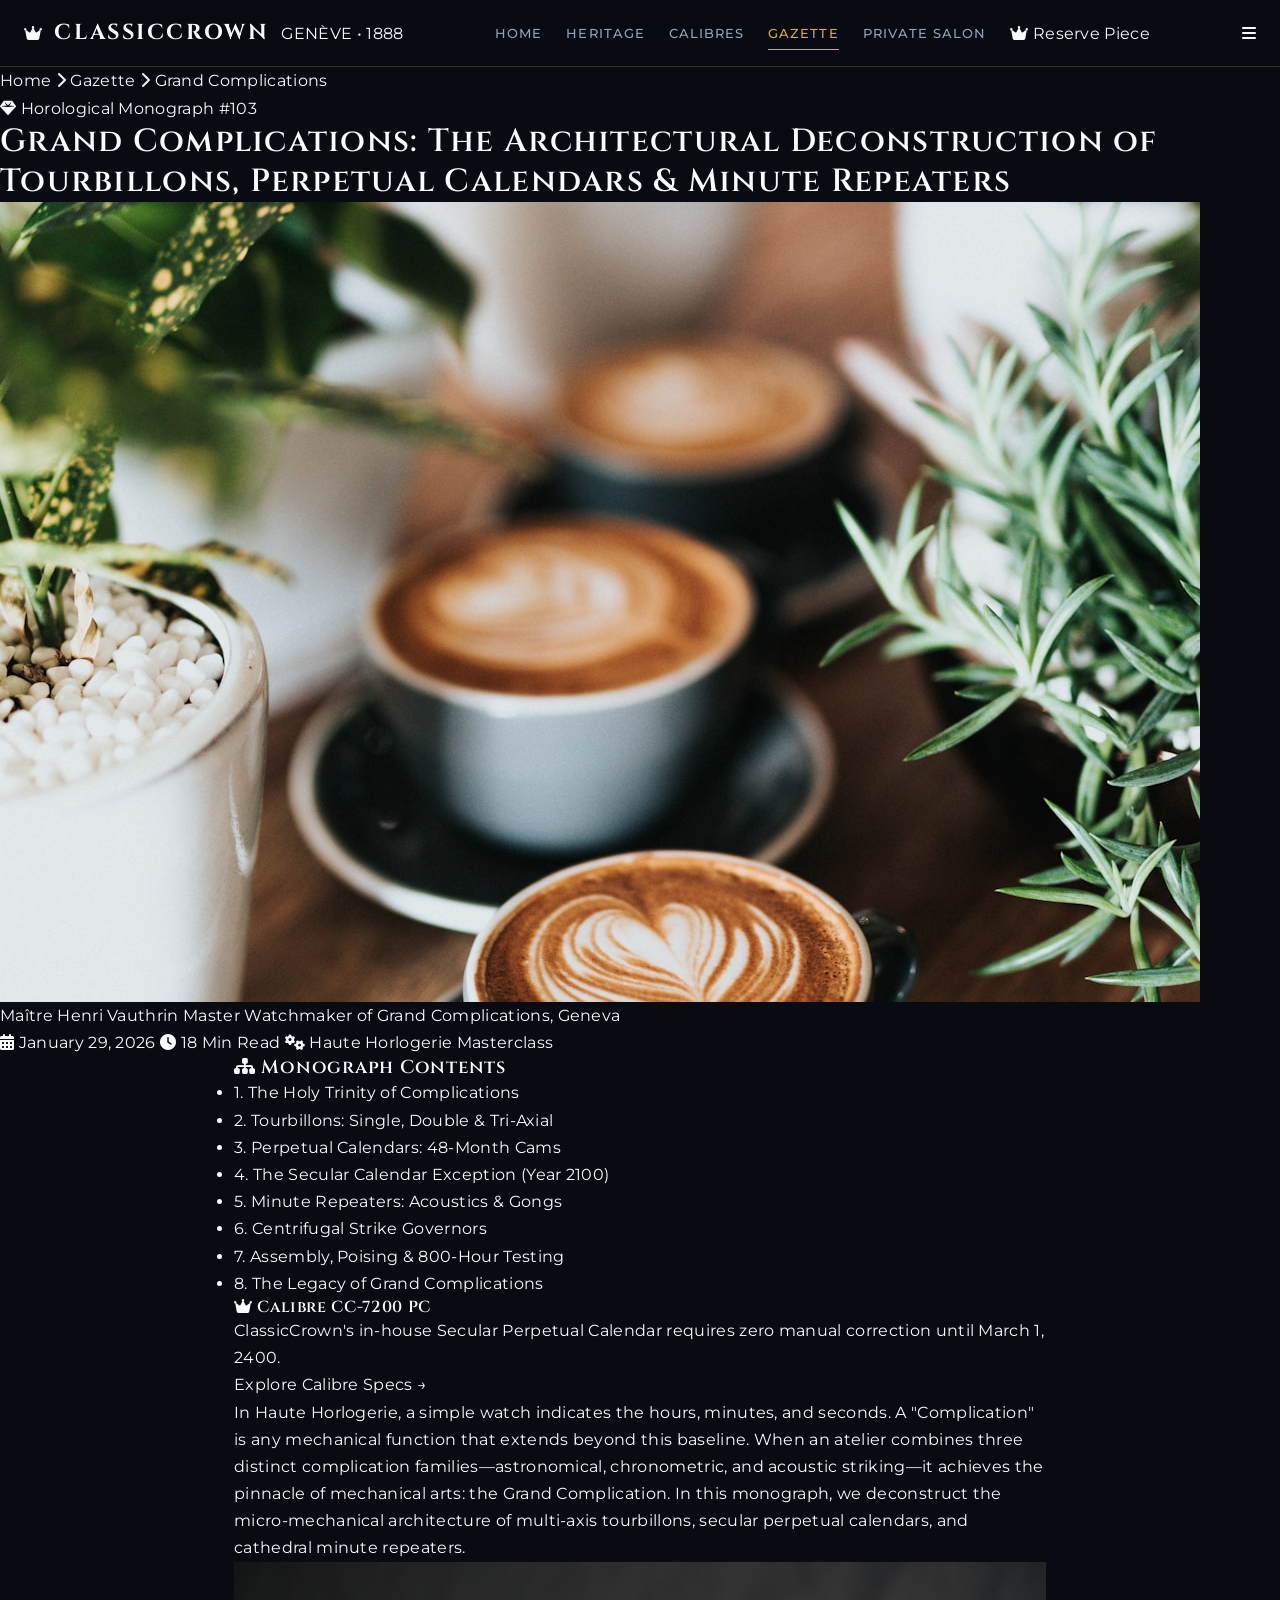
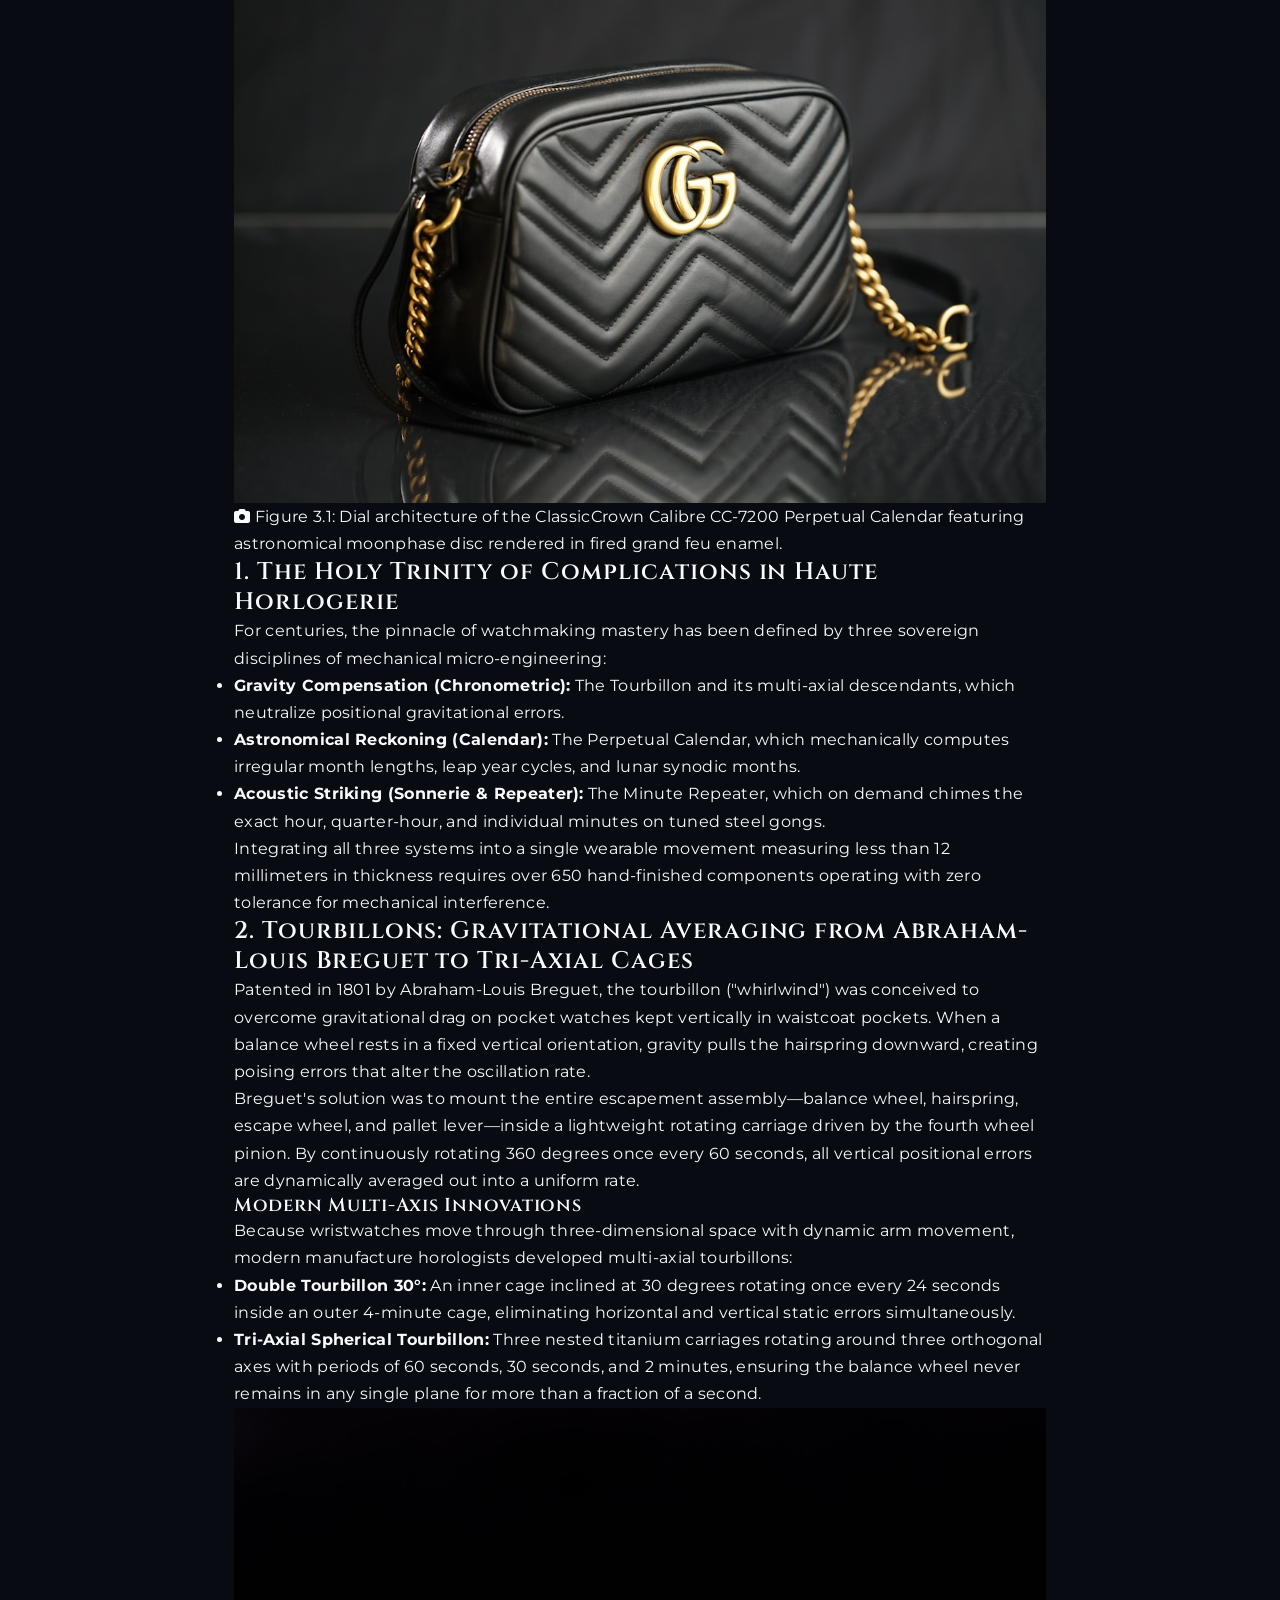
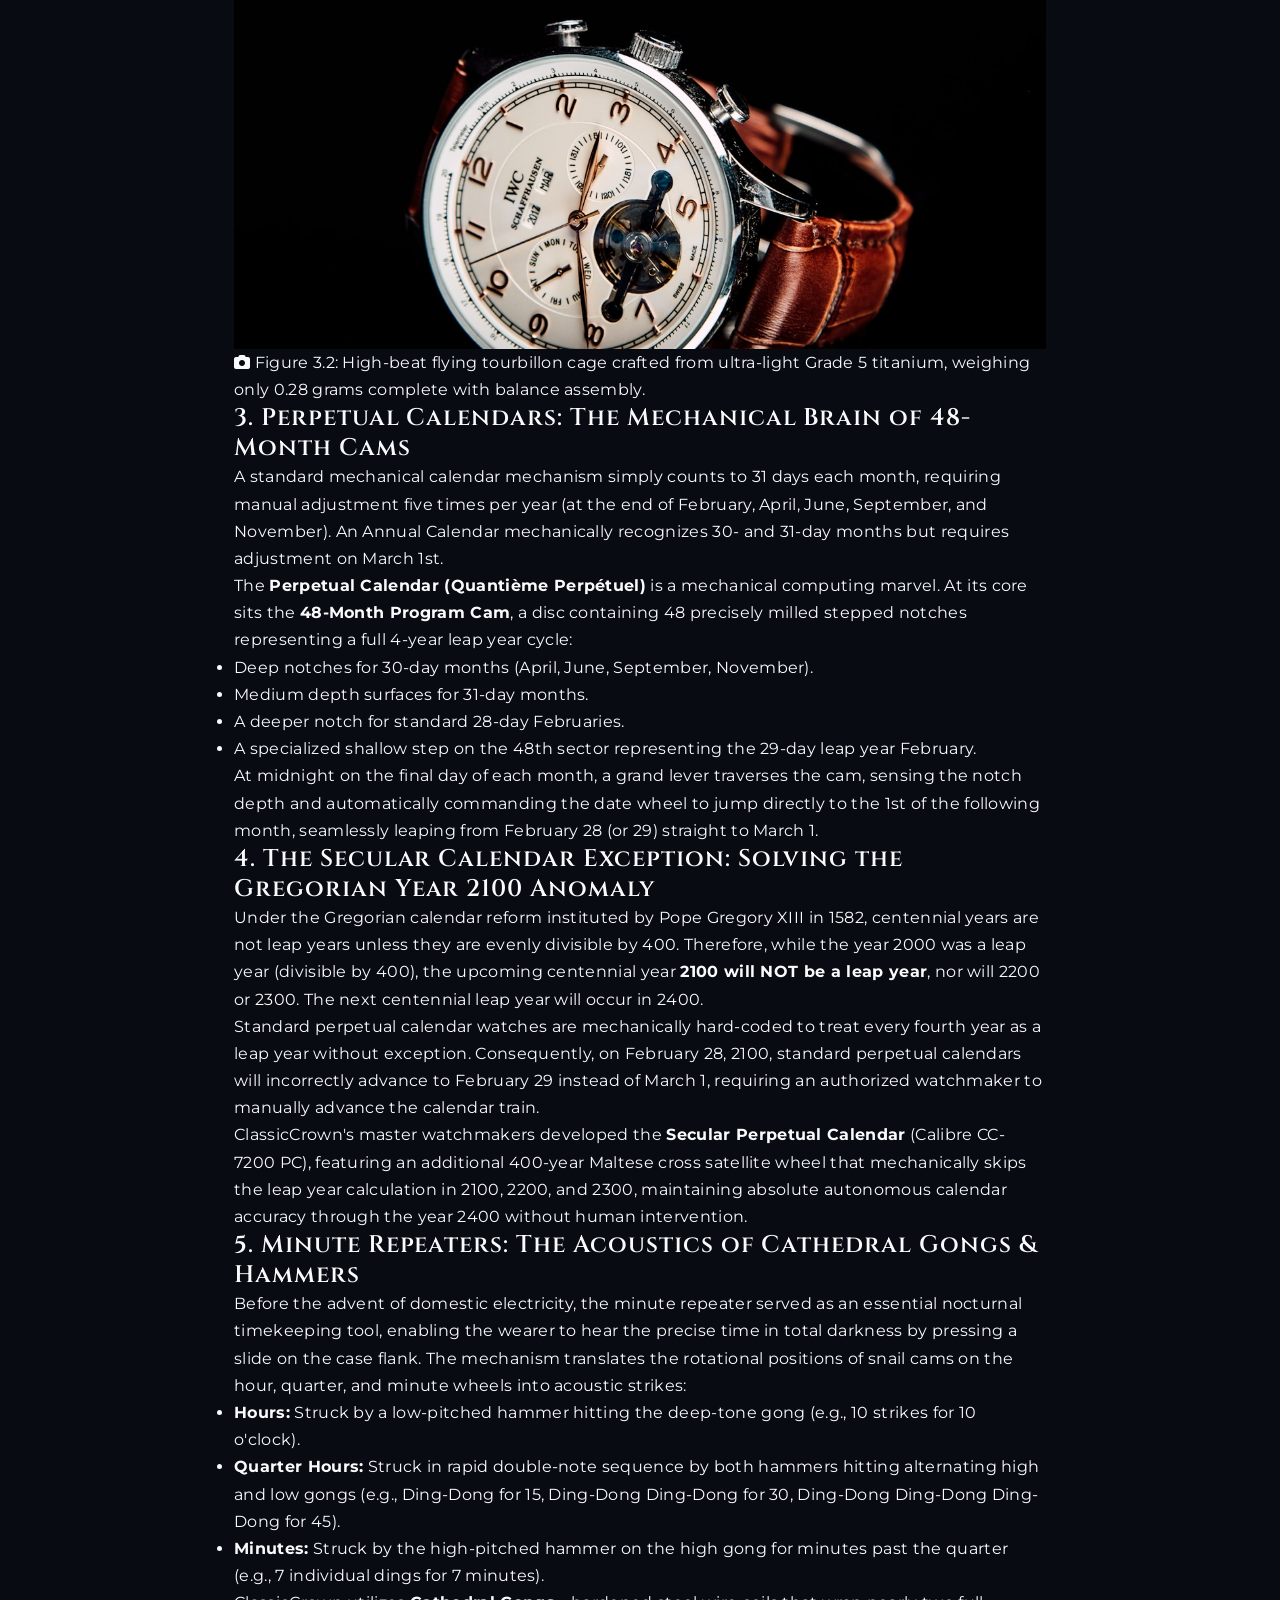
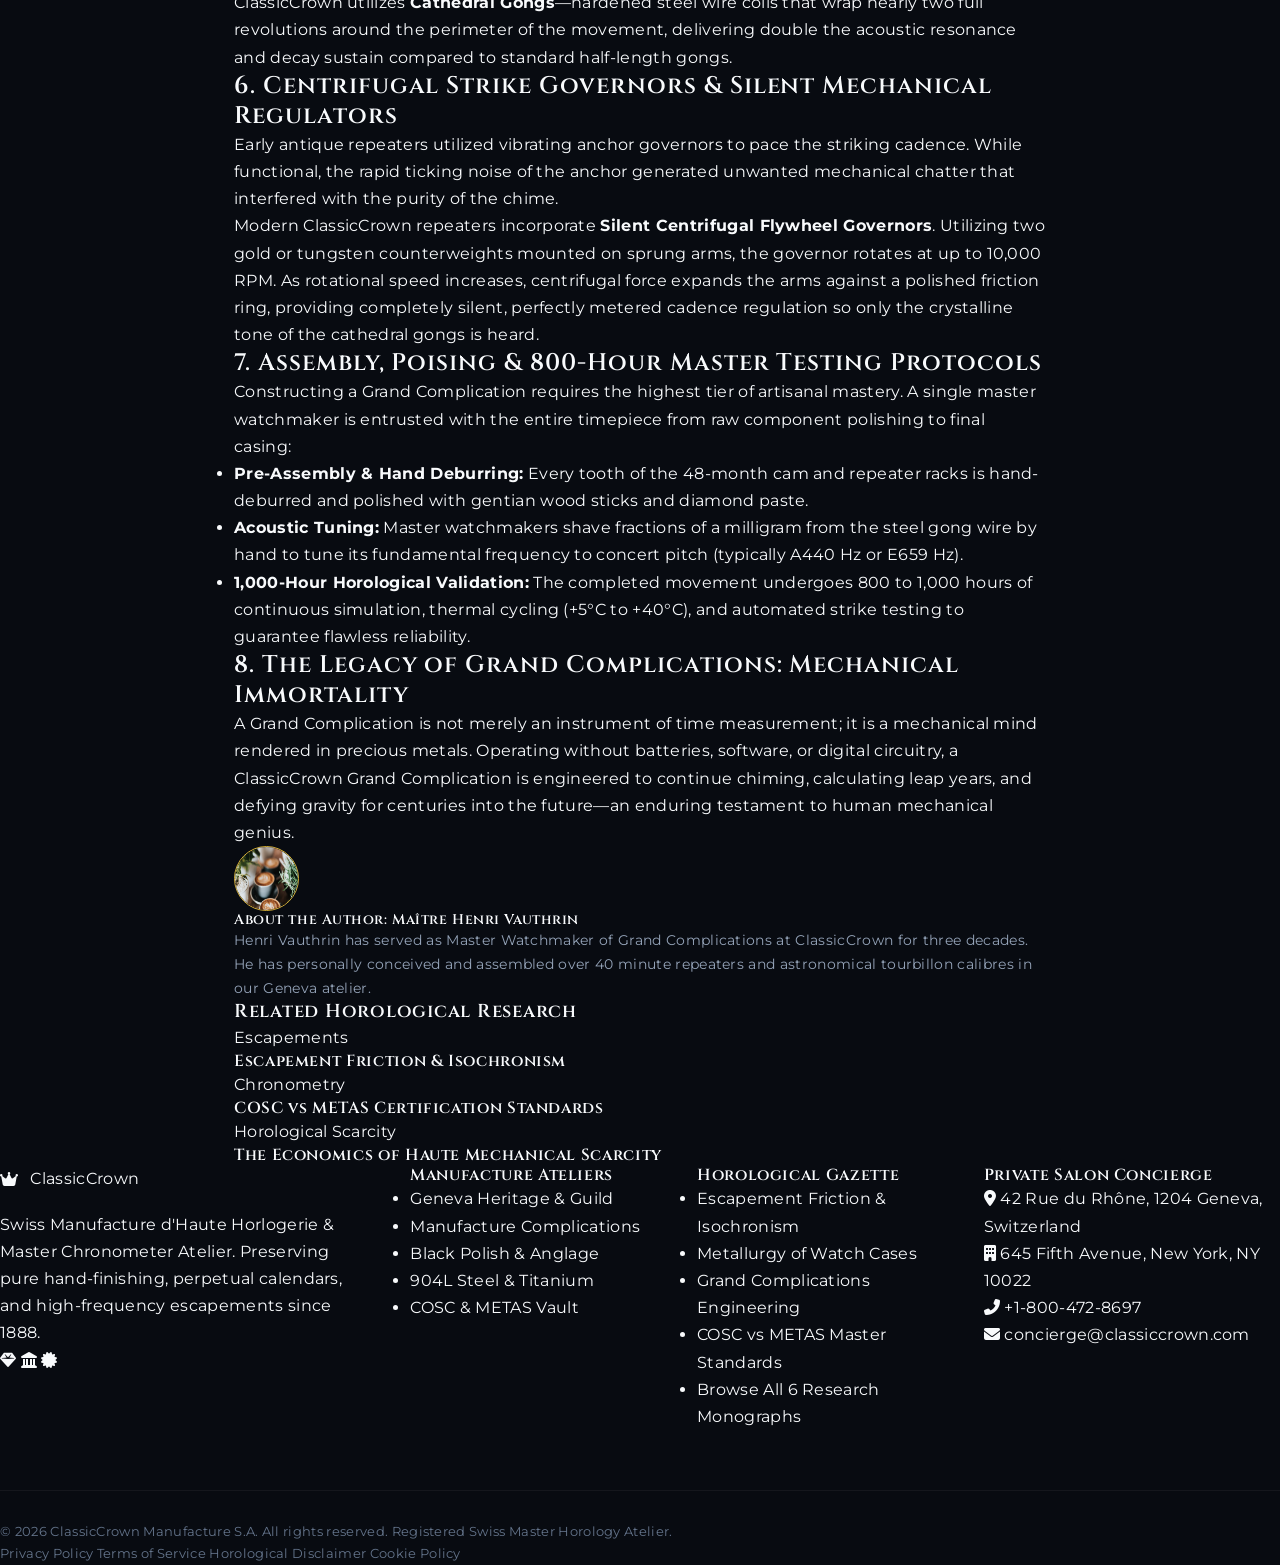
<file: blog/grand-complications-tourbillons-perpetual-calendars-and-minute-repeaters.html>
<!DOCTYPE html>
<html lang="en">
<head>
    <!-- Google tag (gtag.js) -->
    <script async src="https://www.googletagmanager.com/gtag/js?id=G-0LY0HY7L01"></script>
    <script>
      window.dataLayer = window.dataLayer || [];
      function gtag(){dataLayer.push(arguments);}
      gtag('js', new Date());
      gtag('config', 'G-0LY0HY7L01');
    </script>
    <meta charset="UTF-8">
    <meta name="viewport" content="width=device-width, initial-scale=1.0">
    <title>Grand Complications: Tourbillons, Perpetual Calendars & Minute Repeaters | ClassicCrown Gazette</title>
    <meta name="description" content="An architectural deconstruction of haute horlogerie grand complications: multi-axis tourbillons, secular perpetual calendars calculating leap century anomalies, and minute repeaters.">
    <meta name="robots" content="index, follow">
    <link rel="canonical" href="https://classiccrown.com/blog/grand-complications-tourbillons-perpetual-calendars-and-minute-repeaters.html">
    <link rel="stylesheet" href="../style.css">
    <link rel="stylesheet" href="https://cdnjs.cloudflare.com/ajax/libs/font-awesome/6.4.0/css/all.min.css">
    <link rel="preconnect" href="https://fonts.googleapis.com">
    <link rel="preconnect" href="https://fonts.gstatic.com" crossorigin>
    <link href="https://fonts.googleapis.com/css2?family=Cinzel:wght@400;600;700;800;900&family=Montserrat:wght@300;400;500;600;700&family=Fira+Code:wght@400;500;600&family=Italiana&display=swap" rel="stylesheet">
</head>
<body class="luxury-dark">
    <nav class="navbar" id="mainNavbar">
        <div class="nav-container">
            <a href="../index.html" class="brand-logo">
                <span class="logo-crown"><i class="fas fa-crown"></i></span>
                <span class="logo-text">ClassicCrown</span>
                <span class="logo-tag">GENÈVE • 1888</span>
            </a>
            <div class="nav-links">
                <a href="../index.html" class="nav-link">Home</a>
                <a href="../about.html" class="nav-link">Heritage</a>
                <a href="../index.html#calibres" class="nav-link">Calibres</a>
                <a href="../blog.html" class="nav-link active">Gazette</a>
                <a href="../contact.html" class="nav-link">Private Salon</a>
                <a href="../contact.html" class="nav-btn"><i class="fas fa-crown"></i> Reserve Piece</a>
            </div>
            <div class="menu-toggle" id="menuToggle" aria-label="Toggle Navigation">
                <i class="fas fa-bars"></i>
            </div>
        </div>
    </nav>

    <header class="article-hero">
        <div class="article-hero-bg" style="background-image: url('../images/watch-perpetual-calendar-dial.jpg');"></div>
        <div class="article-hero-overlay"></div>
        <div class="hero-container">
            <div class="article-breadcrumbs">
                <a href="../index.html">Home</a> <i class="fas fa-chevron-right"></i>
                <a href="../blog.html">Gazette</a> <i class="fas fa-chevron-right"></i>
                <span>Grand Complications</span>
            </div>
            <span class="gold-badge"><i class="fas fa-gem"></i> Horological Monograph #103</span>
            <h1 class="article-title">Grand Complications: The Architectural Deconstruction of Tourbillons, Perpetual Calendars & Minute Repeaters</h1>
            <div class="article-meta-bar">
                <div class="author-info">
                    <img src="../images/watch-watchmaker-loupe.jpg" alt="Maître Henri Vauthrin" class="author-avatar">
                    <div>
                        <span class="author-name">Maître Henri Vauthrin</span>
                        <span class="author-role">Master Watchmaker of Grand Complications, Geneva</span>
                    </div>
                </div>
                <div class="meta-details">
                    <span><i class="fas fa-calendar-alt"></i> January 29, 2026</span>
                    <span><i class="fas fa-clock"></i> 18 Min Read</span>
                    <span><i class="fas fa-cogs"></i> Haute Horlogerie Masterclass</span>
                </div>
            </div>
        </div>
    </header>

    <main class="article-main">
        <div class="article-container">
            <aside class="article-sidebar">
                <div class="sidebar-box sticky-toc">
                    <h3 class="sidebar-heading"><i class="fas fa-sitemap"></i> Monograph Contents</h3>
                    <ul class="article-toc">
                        <li><a href="#complications-holy-trinity">1. The Holy Trinity of Complications</a></li>
                        <li><a href="#tourbillon-physics">2. Tourbillons: Single, Double & Tri-Axial</a></li>
                        <li><a href="#perpetual-calendars">3. Perpetual Calendars: 48-Month Cams</a></li>
                        <li><a href="#secular-calendars">4. The Secular Calendar Exception (Year 2100)</a></li>
                        <li><a href="#minute-repeaters">5. Minute Repeaters: Acoustics & Gongs</a></li>
                        <li><a href="#centrifugal-governors">6. Centrifugal Strike Governors</a></li>
                        <li><a href="#assembly-challenges">7. Assembly, Poising & 800-Hour Testing</a></li>
                        <li><a href="#conclusion-heirloom">8. The Legacy of Grand Complications</a></li>
                    </ul>
                </div>
                <div class="sidebar-box gold-border">
                    <h4><i class="fas fa-crown"></i> Calibre CC-7200 PC</h4>
                    <p class="text-sm">ClassicCrown's in-house Secular Perpetual Calendar requires zero manual correction until March 1, 2400.</p>
                    <a href="../index.html#calibres" class="link-gold">Explore Calibre Specs &rarr;</a>
                </div>
            </aside>

            <article class="article-content">
                <div class="article-lead">
                    <p>In Haute Horlogerie, a simple watch indicates the hours, minutes, and seconds. A "Complication" is any mechanical function that extends beyond this baseline. When an atelier combines three distinct complication families—astronomical, chronometric, and acoustic striking—it achieves the pinnacle of mechanical arts: the Grand Complication. In this monograph, we deconstruct the micro-mechanical architecture of multi-axis tourbillons, secular perpetual calendars, and cathedral minute repeaters.</p>
                </div>

                <figure class="article-figure">
                    <img src="../images/watch-perpetual-calendar-dial.jpg" alt="ClassicCrown Perpetual Calendar Dial Layout" class="article-img">
                    <figcaption><i class="fas fa-camera"></i> Figure 3.1: Dial architecture of the ClassicCrown Calibre CC-7200 Perpetual Calendar featuring astronomical moonphase disc rendered in fired grand feu enamel.</figcaption>
                </figure>

                <section id="complications-holy-trinity">
                    <h2>1. The Holy Trinity of Complications in Haute Horlogerie</h2>
                    <p>For centuries, the pinnacle of watchmaking mastery has been defined by three sovereign disciplines of mechanical micro-engineering:</p>
                    <ul>
                        <li><strong>Gravity Compensation (Chronometric):</strong> The Tourbillon and its multi-axial descendants, which neutralize positional gravitational errors.</li>
                        <li><strong>Astronomical Reckoning (Calendar):</strong> The Perpetual Calendar, which mechanically computes irregular month lengths, leap year cycles, and lunar synodic months.</li>
                        <li><strong>Acoustic Striking (Sonnerie & Repeater):</strong> The Minute Repeater, which on demand chimes the exact hour, quarter-hour, and individual minutes on tuned steel gongs.</li>
                    </ul>
                    <p>Integrating all three systems into a single wearable movement measuring less than 12 millimeters in thickness requires over 650 hand-finished components operating with zero tolerance for mechanical interference.</p>
                </section>

                <section id="tourbillon-physics">
                    <h2>2. Tourbillons: Gravitational Averaging from Abraham-Louis Breguet to Tri-Axial Cages</h2>
                    <p>Patented in 1801 by Abraham-Louis Breguet, the tourbillon ("whirlwind") was conceived to overcome gravitational drag on pocket watches kept vertically in waistcoat pockets. When a balance wheel rests in a fixed vertical orientation, gravity pulls the hairspring downward, creating poising errors that alter the oscillation rate.</p>
                    <p>Breguet's solution was to mount the entire escapement assembly—balance wheel, hairspring, escape wheel, and pallet lever—inside a lightweight rotating carriage driven by the fourth wheel pinion. By continuously rotating 360 degrees once every 60 seconds, all vertical positional errors are dynamically averaged out into a uniform rate.</p>
                    
                    <h3>Modern Multi-Axis Innovations</h3>
                    <p>Because wristwatches move through three-dimensional space with dynamic arm movement, modern manufacture horologists developed multi-axial tourbillons:</p>
                    <ul>
                        <li><strong>Double Tourbillon 30°:</strong> An inner cage inclined at 30 degrees rotating once every 24 seconds inside an outer 4-minute cage, eliminating horizontal and vertical static errors simultaneously.</li>
                        <li><strong>Tri-Axial Spherical Tourbillon:</strong> Three nested titanium carriages rotating around three orthogonal axes with periods of 60 seconds, 30 seconds, and 2 minutes, ensuring the balance wheel never remains in any single plane for more than a fraction of a second.</li>
                    </ul>
                </section>

                <figure class="article-figure">
                    <img src="../images/watch-hero-chronometer.jpg" alt="Master Tourbillon Chronometer Movement" class="article-img">
                    <figcaption><i class="fas fa-camera"></i> Figure 3.2: High-beat flying tourbillon cage crafted from ultra-light Grade 5 titanium, weighing only 0.28 grams complete with balance assembly.</figcaption>
                </figure>

                <section id="perpetual-calendars">
                    <h2>3. Perpetual Calendars: The Mechanical Brain of 48-Month Cams</h2>
                    <p>A standard mechanical calendar mechanism simply counts to 31 days each month, requiring manual adjustment five times per year (at the end of February, April, June, September, and November). An Annual Calendar mechanically recognizes 30- and 31-day months but requires adjustment on March 1st.</p>
                    <p>The <strong>Perpetual Calendar (Quantième Perpétuel)</strong> is a mechanical computing marvel. At its core sits the <strong>48-Month Program Cam</strong>, a disc containing 48 precisely milled stepped notches representing a full 4-year leap year cycle:</p>
                    <ul>
                        <li>Deep notches for 30-day months (April, June, September, November).</li>
                        <li>Medium depth surfaces for 31-day months.</li>
                        <li>A deeper notch for standard 28-day Februaries.</li>
                        <li>A specialized shallow step on the 48th sector representing the 29-day leap year February.</li>
                    </ul>
                    <p>At midnight on the final day of each month, a grand lever traverses the cam, sensing the notch depth and automatically commanding the date wheel to jump directly to the 1st of the following month, seamlessly leaping from February 28 (or 29) straight to March 1.</p>
                </section>

                <section id="secular-calendars">
                    <h2>4. The Secular Calendar Exception: Solving the Gregorian Year 2100 Anomaly</h2>
                    <p>Under the Gregorian calendar reform instituted by Pope Gregory XIII in 1582, centennial years are not leap years unless they are evenly divisible by 400. Therefore, while the year 2000 was a leap year (divisible by 400), the upcoming centennial year <strong>2100 will NOT be a leap year</strong>, nor will 2200 or 2300. The next centennial leap year will occur in 2400.</p>
                    <p>Standard perpetual calendar watches are mechanically hard-coded to treat every fourth year as a leap year without exception. Consequently, on February 28, 2100, standard perpetual calendars will incorrectly advance to February 29 instead of March 1, requiring an authorized watchmaker to manually advance the calendar train.</p>
                    <p>ClassicCrown's master watchmakers developed the <strong>Secular Perpetual Calendar</strong> (Calibre CC-7200 PC), featuring an additional 400-year Maltese cross satellite wheel that mechanically skips the leap year calculation in 2100, 2200, and 2300, maintaining absolute autonomous calendar accuracy through the year 2400 without human intervention.</p>
                </section>

                <section id="minute-repeaters">
                    <h2>5. Minute Repeaters: The Acoustics of Cathedral Gongs & Hammers</h2>
                    <p>Before the advent of domestic electricity, the minute repeater served as an essential nocturnal timekeeping tool, enabling the wearer to hear the precise time in total darkness by pressing a slide on the case flank. The mechanism translates the rotational positions of snail cams on the hour, quarter, and minute wheels into acoustic strikes:</p>
                    <ul>
                        <li><strong>Hours:</strong> Struck by a low-pitched hammer hitting the deep-tone gong (e.g., 10 strikes for 10 o'clock).</li>
                        <li><strong>Quarter Hours:</strong> Struck in rapid double-note sequence by both hammers hitting alternating high and low gongs (e.g., Ding-Dong for 15, Ding-Dong Ding-Dong for 30, Ding-Dong Ding-Dong Ding-Dong for 45).</li>
                        <li><strong>Minutes:</strong> Struck by the high-pitched hammer on the high gong for minutes past the quarter (e.g., 7 individual dings for 7 minutes).</li>
                    </ul>
                    <p>ClassicCrown utilizes <strong>Cathedral Gongs</strong>—hardened steel wire coils that wrap nearly two full revolutions around the perimeter of the movement, delivering double the acoustic resonance and decay sustain compared to standard half-length gongs.</p>
                </section>

                <section id="centrifugal-governors">
                    <h2>6. Centrifugal Strike Governors & Silent Mechanical Regulators</h2>
                    <p>Early antique repeaters utilized vibrating anchor governors to pace the striking cadence. While functional, the rapid ticking noise of the anchor generated unwanted mechanical chatter that interfered with the purity of the chime.</p>
                    <p>Modern ClassicCrown repeaters incorporate <strong>Silent Centrifugal Flywheel Governors</strong>. Utilizing two gold or tungsten counterweights mounted on sprung arms, the governor rotates at up to 10,000 RPM. As rotational speed increases, centrifugal force expands the arms against a polished friction ring, providing completely silent, perfectly metered cadence regulation so only the crystalline tone of the cathedral gongs is heard.</p>
                </section>

                <section id="assembly-challenges">
                    <h2>7. Assembly, Poising & 800-Hour Master Testing Protocols</h2>
                    <p>Constructing a Grand Complication requires the highest tier of artisanal mastery. A single master watchmaker is entrusted with the entire timepiece from raw component polishing to final casing:</p>
                    <ul>
                        <li><strong>Pre-Assembly & Hand Deburring:</strong> Every tooth of the 48-month cam and repeater racks is hand-deburred and polished with gentian wood sticks and diamond paste.</li>
                        <li><strong>Acoustic Tuning:</strong> Master watchmakers shave fractions of a milligram from the steel gong wire by hand to tune its fundamental frequency to concert pitch (typically A440 Hz or E659 Hz).</li>
                        <li><strong>1,000-Hour Horological Validation:</strong> The completed movement undergoes 800 to 1,000 hours of continuous simulation, thermal cycling (+5°C to +40°C), and automated strike testing to guarantee flawless reliability.</li>
                    </ul>
                </section>

                <section id="conclusion-heirloom">
                    <h2>8. The Legacy of Grand Complications: Mechanical Immortality</h2>
                    <p>A Grand Complication is not merely an instrument of time measurement; it is a mechanical mind rendered in precious metals. Operating without batteries, software, or digital circuitry, a ClassicCrown Grand Complication is engineered to continue chiming, calculating leap years, and defying gravity for centuries into the future—an enduring testament to human mechanical genius.</p>
                </section>

                <div class="article-author-bio">
                    <img src="../images/watch-watchmaker-loupe.jpg" alt="Maître Henri Vauthrin" class="bio-avatar">
                    <div class="bio-text">
                        <h4>About the Author: Maître Henri Vauthrin</h4>
                        <p>Henri Vauthrin has served as Master Watchmaker of Grand Complications at ClassicCrown for three decades. He has personally conceived and assembled over 40 minute repeaters and astronomical tourbillon calibres in our Geneva atelier.</p>
                    </div>
                </div>

                <div class="related-articles-box">
                    <h3>Related Horological Research</h3>
                    <div class="related-grid">
                        <a href="co-axial-escapements-vs-swiss-lever-friction-and-isochronism.html" class="related-card">
                            <span class="related-cat">Escapements</span>
                            <h4>Escapement Friction & Isochronism</h4>
                        </a>
                        <a href="chronometer-certification-standards-cosc-vs-metas-master-chronometer.html" class="related-card">
                            <span class="related-cat">Chronometry</span>
                            <h4>COSC vs METAS Certification Standards</h4>
                        </a>
                        <a href="the-horological-economics-of-mechanical-scarcity-and-haute-auctions.html" class="related-card">
                            <span class="related-cat">Horological Scarcity</span>
                            <h4>The Economics of Haute Mechanical Scarcity</h4>
                        </a>
                    </div>
                </div>
            </article>
        </div>
    </main>

    <footer class="site-footer">
        <div class="footer-top">
            <div class="footer-grid">
                <div class="footer-col brand-col">
                    <div class="footer-logo">
                        <i class="fas fa-crown"></i>
                        <span>ClassicCrown</span>
                    </div>
                    <p class="footer-desc">Swiss Manufacture d'Haute Horlogerie & Master Chronometer Atelier. Preserving pure hand-finishing, perpetual calendars, and high-frequency escapements since 1888.</p>
                    <div class="footer-social">
                        <a href="../contact.html" aria-label="Haute Horlogerie Vault"><i class="fas fa-gem"></i></a>
                        <a href="../contact.html" aria-label="Geneva Salon Directory"><i class="fas fa-landmark"></i></a>
                        <a href="../contact.html" aria-label="Chronometer Registry"><i class="fas fa-certificate"></i></a>
                    </div>
                </div>
                <div class="footer-col">
                    <h4 class="col-title">Manufacture Ateliers</h4>
                    <ul class="footer-links">
                        <li><a href="../about.html">Geneva Heritage & Guild</a></li>
                        <li><a href="../index.html#calibres">Manufacture Complications</a></li>
                        <li><a href="../index.html#finishing">Black Polish & Anglage</a></li>
                        <li><a href="../index.html#materials">904L Steel & Titanium</a></li>
                        <li><a href="../index.html#certification">COSC & METAS Vault</a></li>
                    </ul>
                </div>
                <div class="footer-col">
                    <h4 class="col-title">Horological Gazette</h4>
                    <ul class="footer-links">
                        <li><a href="co-axial-escapements-vs-swiss-lever-friction-and-isochronism.html">Escapement Friction & Isochronism</a></li>
                        <li><a href="the-metallurgy-of-watch-cases-904l-steel-titanium-and-forged-carbon.html">Metallurgy of Watch Cases</a></li>
                        <li><a href="grand-complications-tourbillons-perpetual-calendars-and-minute-repeaters.html">Grand Complications Engineering</a></li>
                        <li><a href="chronometer-certification-standards-cosc-vs-metas-master-chronometer.html">COSC vs METAS Master Standards</a></li>
                        <li><a href="../blog.html">Browse All 6 Research Monographs</a></li>
                    </ul>
                </div>
                <div class="footer-col">
                    <h4 class="col-title">Private Salon Concierge</h4>
                    <div class="contact-mini">
                        <p><i class="fas fa-map-marker-alt"></i> 42 Rue du Rhône, 1204 Geneva, Switzerland</p>
                        <p><i class="fas fa-building"></i> 645 Fifth Avenue, New York, NY 10022</p>
                        <p><i class="fas fa-phone-alt"></i> +1-800-472-8697</p>
                        <p><i class="fas fa-envelope"></i> concierge@classiccrown.com</p>
                    </div>
                </div>
            </div>
        </div>
        <div class="footer-bottom">
            <div class="footer-bottom-container">
                <p class="copyright">&copy; 2026 ClassicCrown Manufacture S.A. All rights reserved. Registered Swiss Master Horology Atelier.</p>
                <div class="legal-links">
                    <a href="../privacy.html">Privacy Policy</a>
                    <a href="../terms.html">Terms of Service</a>
                    <a href="../disclaimer.html">Horological Disclaimer</a>
                    <a href="../cookies.html">Cookie Policy</a>
                </div>
            </div>
        </div>
    </footer>
    <script src="../script.js"></script>
</body>
</html>
</file>
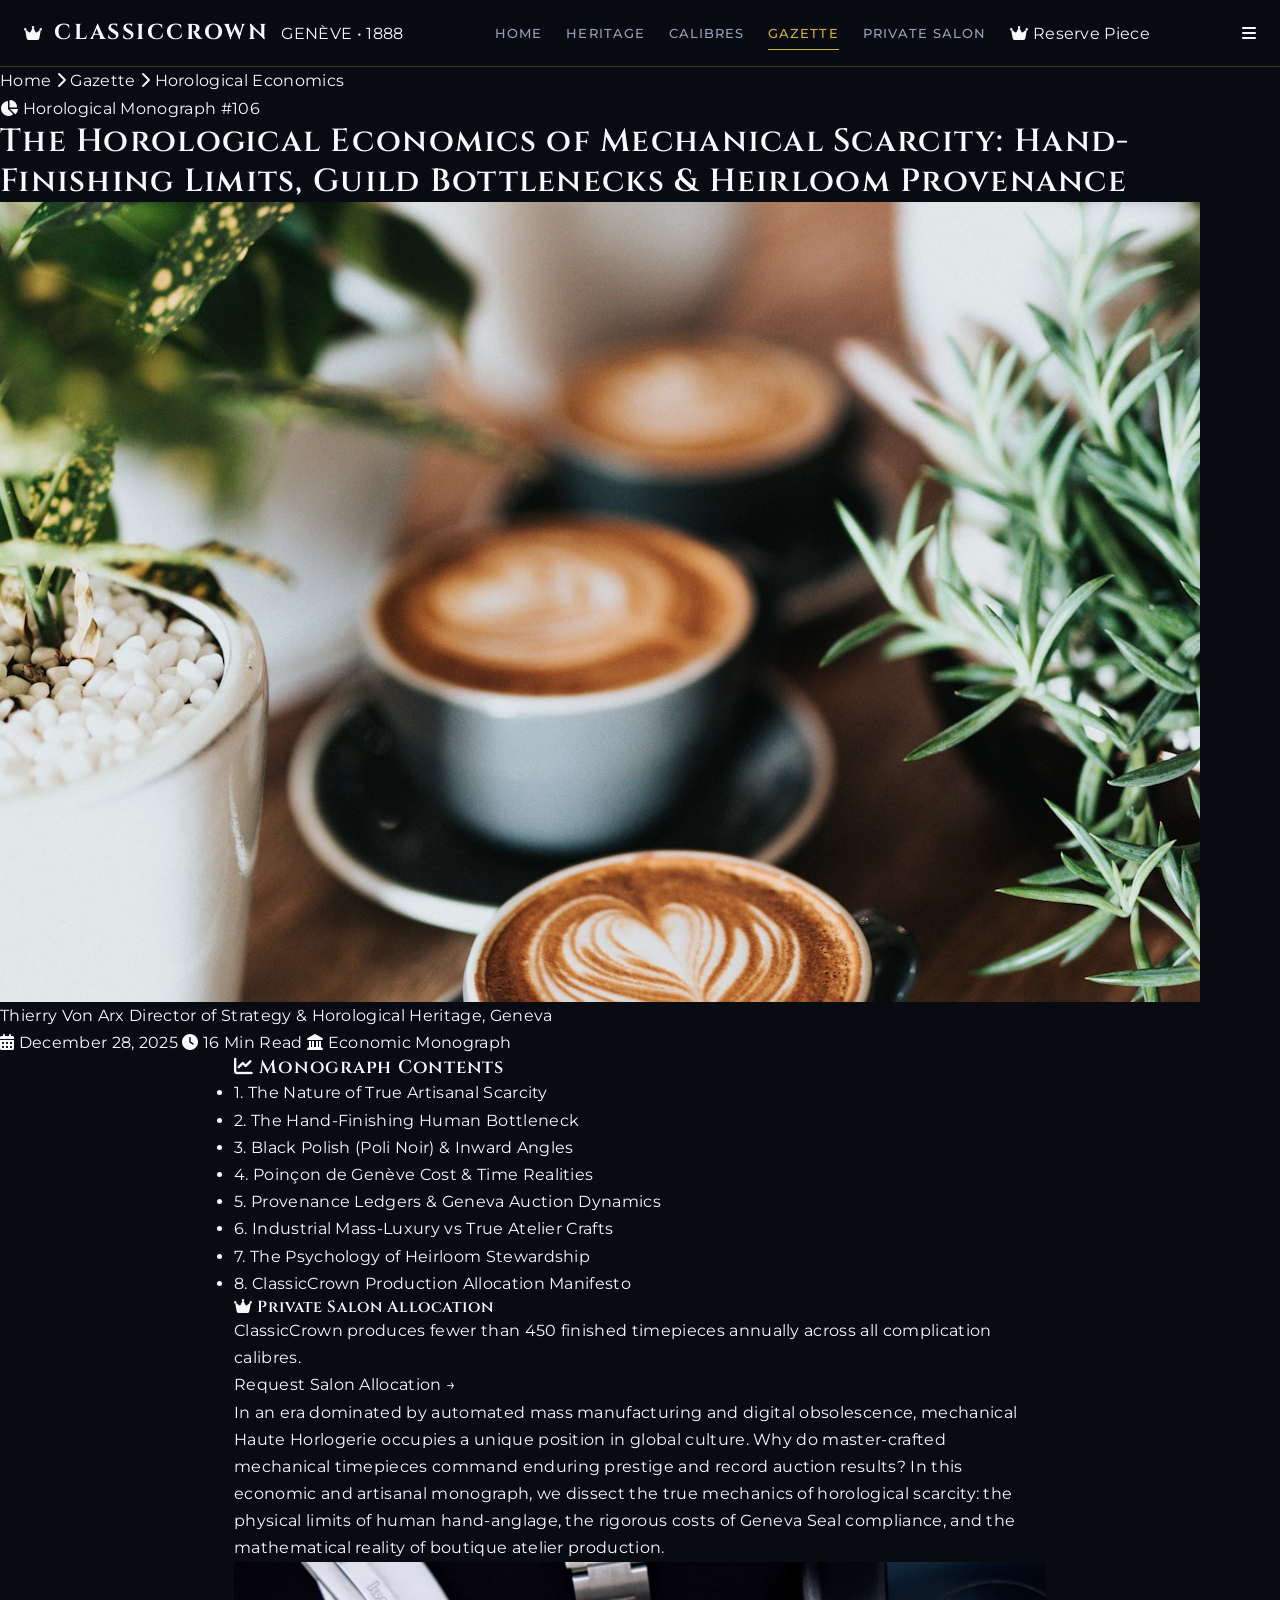
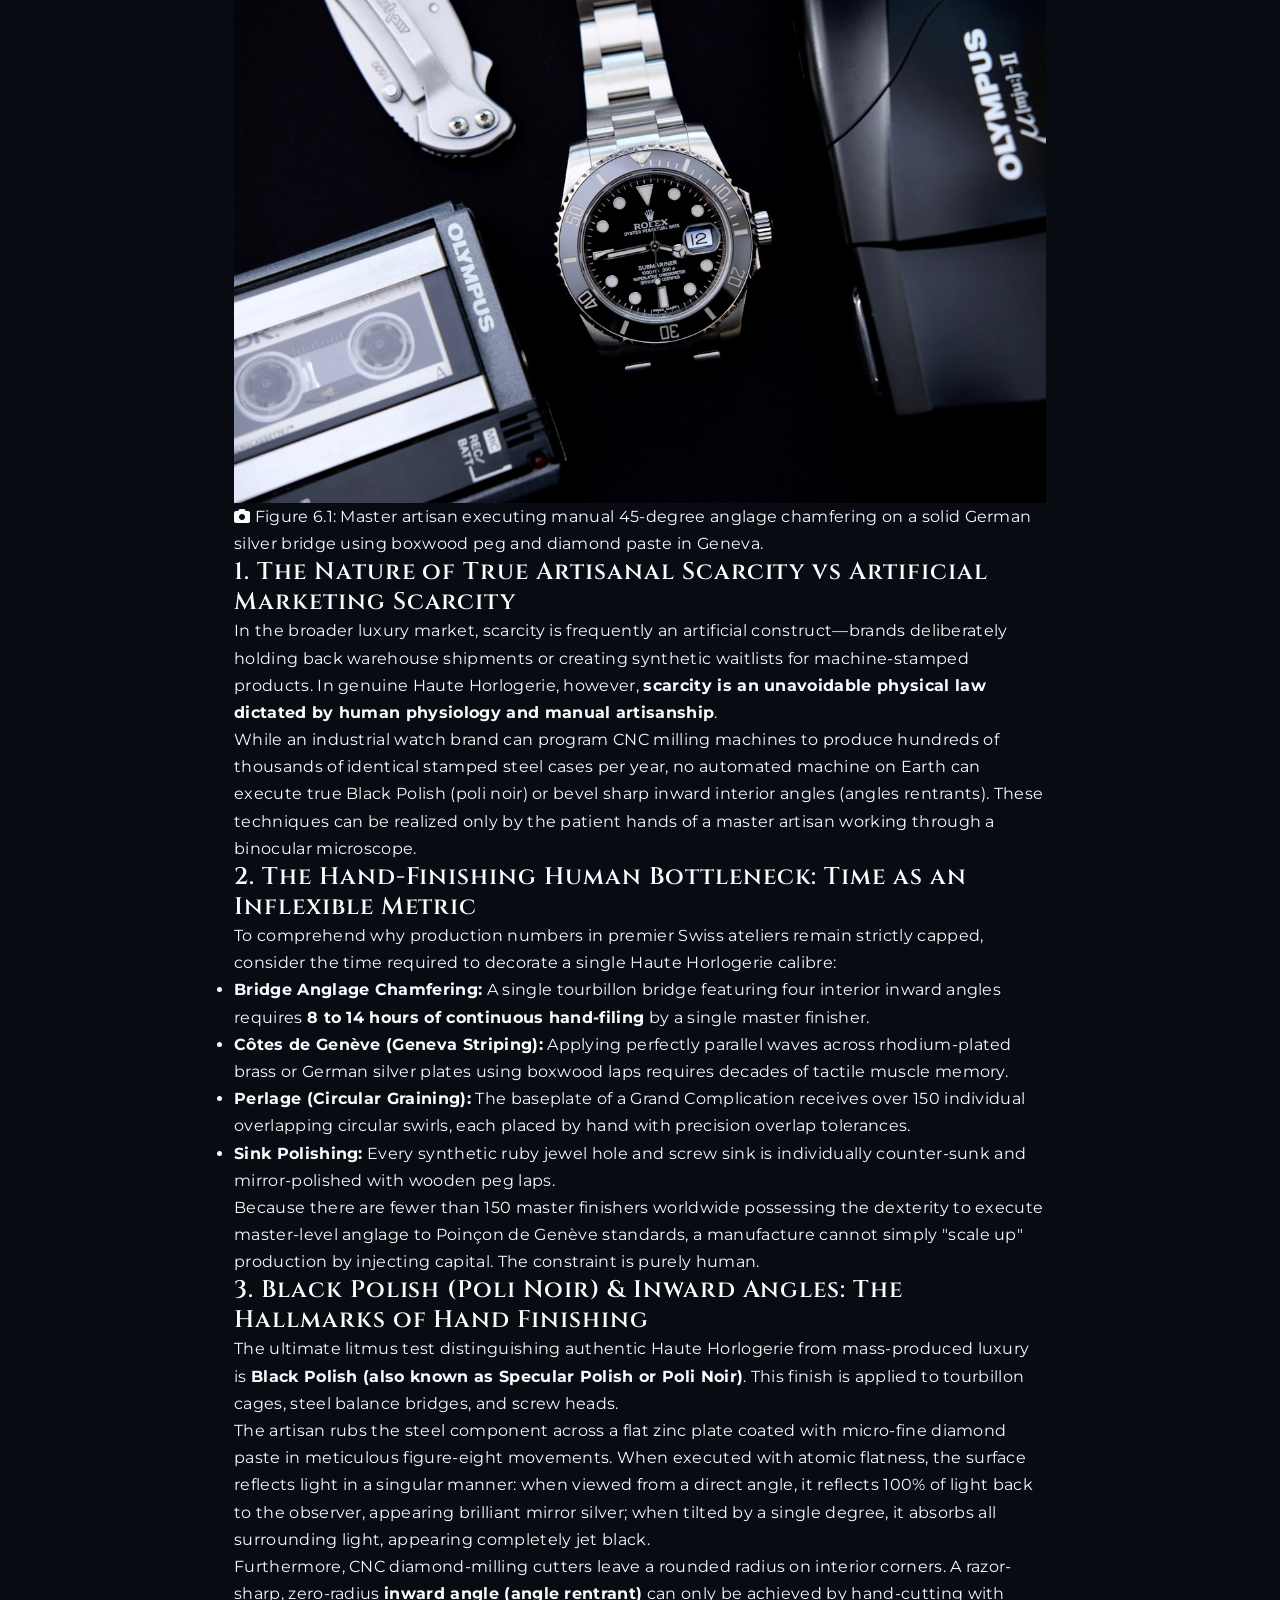
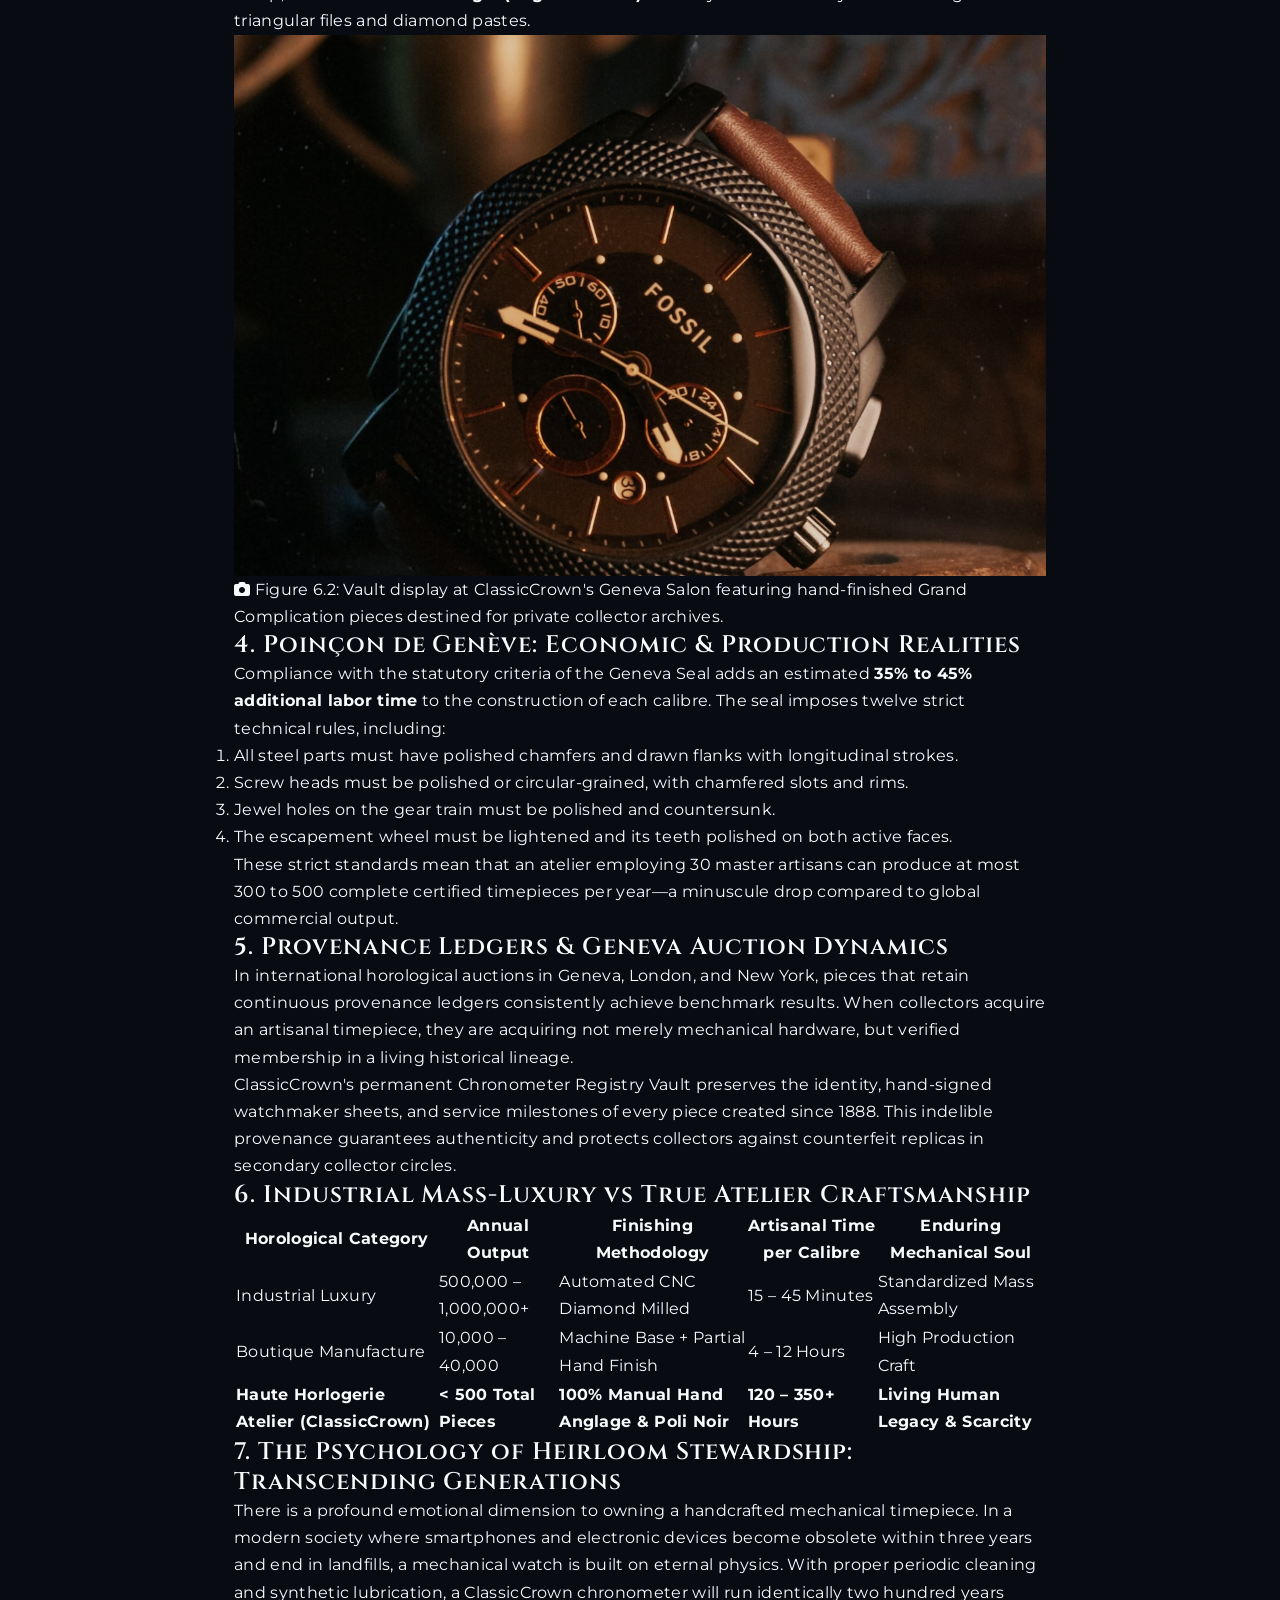
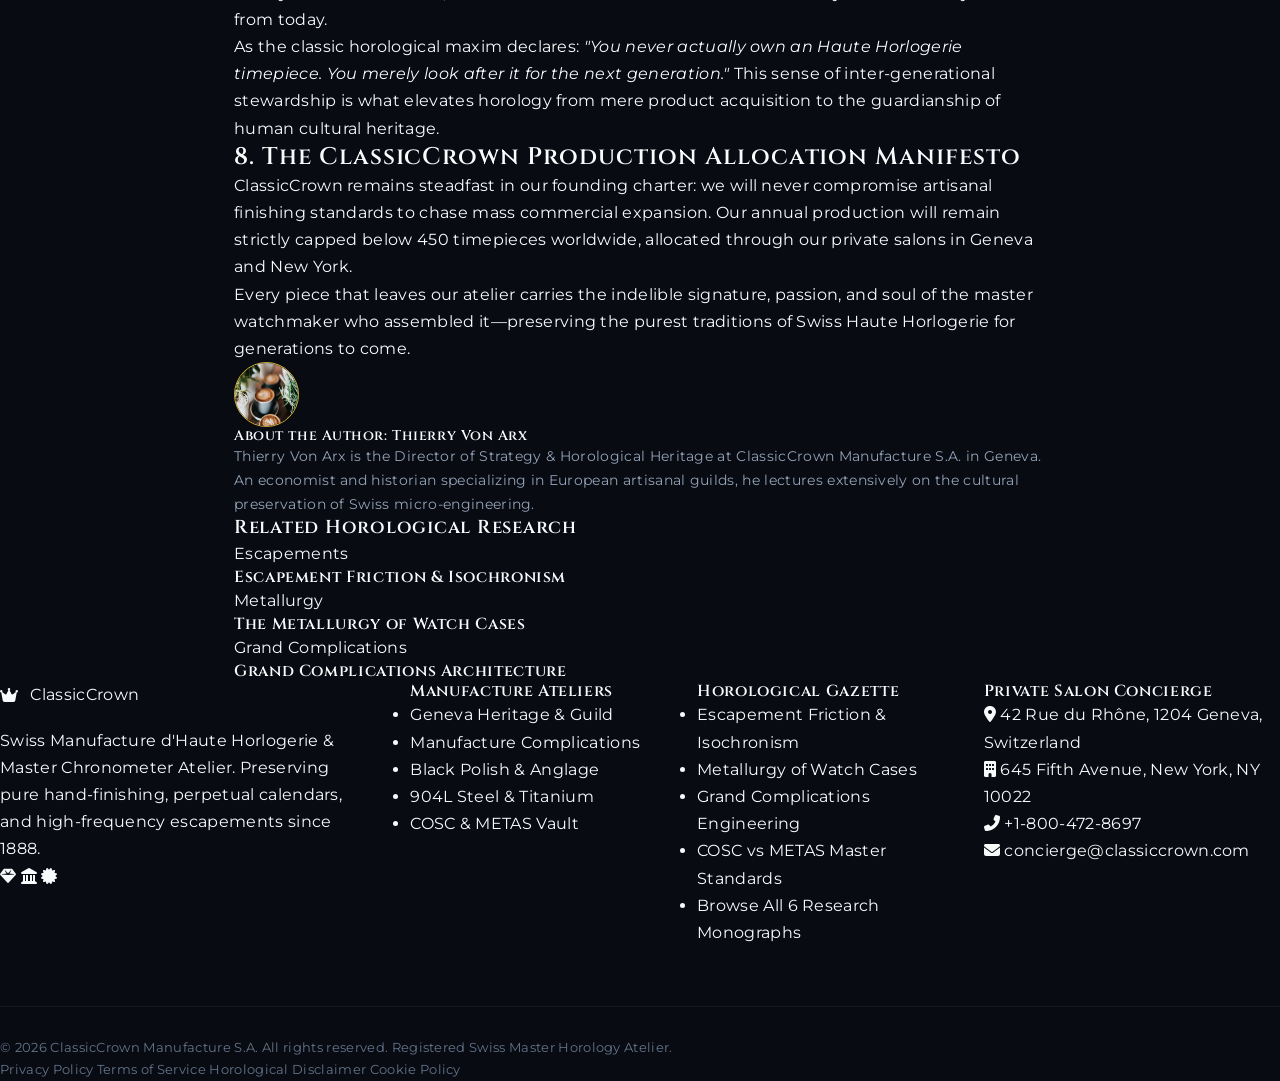
<file: blog/the-horological-economics-of-mechanical-scarcity-and-haute-auctions.html>
<!DOCTYPE html>
<html lang="en">
<head>
    <!-- Google tag (gtag.js) -->
    <script async src="https://www.googletagmanager.com/gtag/js?id=G-0LY0HY7L01"></script>
    <script>
      window.dataLayer = window.dataLayer || [];
      function gtag(){dataLayer.push(arguments);}
      gtag('js', new Date());
      gtag('config', 'G-0LY0HY7L01');
    </script>
    <meta charset="UTF-8">
    <meta name="viewport" content="width=device-width, initial-scale=1.0">
    <title>The Horological Economics of Mechanical Scarcity & Haute Auctions | ClassicCrown Gazette</title>
    <meta name="description" content="An economic and cultural analysis of Haute Horlogerie: why artisanal hand finishing limits production, Geneva Seal compliance, and the enduring nature of mechanical scarcity.">
    <meta name="robots" content="index, follow">
    <link rel="canonical" href="https://classiccrown.com/blog/the-horological-economics-of-mechanical-scarcity-and-haute-auctions.html">
    <link rel="stylesheet" href="../style.css">
    <link rel="stylesheet" href="https://cdnjs.cloudflare.com/ajax/libs/font-awesome/6.4.0/css/all.min.css">
    <link rel="preconnect" href="https://fonts.googleapis.com">
    <link rel="preconnect" href="https://fonts.gstatic.com" crossorigin>
    <link href="https://fonts.googleapis.com/css2?family=Cinzel:wght@400;600;700;800;900&family=Montserrat:wght@300;400;500;600;700&family=Fira+Code:wght@400;500;600&family=Italiana&display=swap" rel="stylesheet">
</head>
<body class="luxury-dark">
    <nav class="navbar" id="mainNavbar">
        <div class="nav-container">
            <a href="../index.html" class="brand-logo">
                <span class="logo-crown"><i class="fas fa-crown"></i></span>
                <span class="logo-text">ClassicCrown</span>
                <span class="logo-tag">GENÈVE • 1888</span>
            </a>
            <div class="nav-links">
                <a href="../index.html" class="nav-link">Home</a>
                <a href="../about.html" class="nav-link">Heritage</a>
                <a href="../index.html#calibres" class="nav-link">Calibres</a>
                <a href="../blog.html" class="nav-link active">Gazette</a>
                <a href="../contact.html" class="nav-link">Private Salon</a>
                <a href="../contact.html" class="nav-btn"><i class="fas fa-crown"></i> Reserve Piece</a>
            </div>
            <div class="menu-toggle" id="menuToggle" aria-label="Toggle Navigation">
                <i class="fas fa-bars"></i>
            </div>
        </div>
    </nav>

    <header class="article-hero">
        <div class="article-hero-bg" style="background-image: url('../images/watch-hand-finishing-anglage.jpg');"></div>
        <div class="article-hero-overlay"></div>
        <div class="hero-container">
            <div class="article-breadcrumbs">
                <a href="../index.html">Home</a> <i class="fas fa-chevron-right"></i>
                <a href="../blog.html">Gazette</a> <i class="fas fa-chevron-right"></i>
                <span>Horological Economics</span>
            </div>
            <span class="gold-badge"><i class="fas fa-chart-pie"></i> Horological Monograph #106</span>
            <h1 class="article-title">The Horological Economics of Mechanical Scarcity: Hand-Finishing Limits, Guild Bottlenecks & Heirloom Provenance</h1>
            <div class="article-meta-bar">
                <div class="author-info">
                    <img src="../images/watch-watchmaker-loupe.jpg" alt="Thierry Von Arx" class="author-avatar">
                    <div>
                        <span class="author-name">Thierry Von Arx</span>
                        <span class="author-role">Director of Strategy & Horological Heritage, Geneva</span>
                    </div>
                </div>
                <div class="meta-details">
                    <span><i class="fas fa-calendar-alt"></i> December 28, 2025</span>
                    <span><i class="fas fa-clock"></i> 16 Min Read</span>
                    <span><i class="fas fa-landmark"></i> Economic Monograph</span>
                </div>
            </div>
        </div>
    </header>

    <main class="article-main">
        <div class="article-container">
            <aside class="article-sidebar">
                <div class="sidebar-box sticky-toc">
                    <h3 class="sidebar-heading"><i class="fas fa-chart-line"></i> Monograph Contents</h3>
                    <ul class="article-toc">
                        <li><a href="#scarcity-intro">1. The Nature of True Artisanal Scarcity</a></li>
                        <li><a href="#hand-finishing-bottleneck">2. The Hand-Finishing Human Bottleneck</a></li>
                        <li><a href="#black-polish-physics">3. Black Polish (Poli Noir) & Inward Angles</a></li>
                        <li><a href="#geneva-seal-rigor">4. Poinçon de Genève Cost & Time Realities</a></li>
                        <li><a href="#auction-provenance">5. Provenance Ledgers & Geneva Auction Dynamics</a></li>
                        <li><a href="#industrial-vs-artisanal">6. Industrial Mass-Luxury vs True Atelier Crafts</a></li>
                        <li><a href="#heirloom-stewardship">7. The Psychology of Heirloom Stewardship</a></li>
                        <li><a href="#classiccrown-manifesto">8. ClassicCrown Production Allocation Manifesto</a></li>
                    </ul>
                </div>
                <div class="sidebar-box gold-border">
                    <h4><i class="fas fa-crown"></i> Private Salon Allocation</h4>
                    <p class="text-sm">ClassicCrown produces fewer than 450 finished timepieces annually across all complication calibres.</p>
                    <a href="../contact.html" class="link-gold">Request Salon Allocation &rarr;</a>
                </div>
            </aside>

            <article class="article-content">
                <div class="article-lead">
                    <p>In an era dominated by automated mass manufacturing and digital obsolescence, mechanical Haute Horlogerie occupies a unique position in global culture. Why do master-crafted mechanical timepieces command enduring prestige and record auction results? In this economic and artisanal monograph, we dissect the true mechanics of horological scarcity: the physical limits of human hand-anglage, the rigorous costs of Geneva Seal compliance, and the mathematical reality of boutique atelier production.</p>
                </div>

                <figure class="article-figure">
                    <img src="../images/watch-hand-finishing-anglage.jpg" alt="Master Watchmaker Executing Hand Anglage on Movement Bridge" class="article-img">
                    <figcaption><i class="fas fa-camera"></i> Figure 6.1: Master artisan executing manual 45-degree anglage chamfering on a solid German silver bridge using boxwood peg and diamond paste in Geneva.</figcaption>
                </figure>

                <section id="scarcity-intro">
                    <h2>1. The Nature of True Artisanal Scarcity vs Artificial Marketing Scarcity</h2>
                    <p>In the broader luxury market, scarcity is frequently an artificial construct—brands deliberately holding back warehouse shipments or creating synthetic waitlists for machine-stamped products. In genuine Haute Horlogerie, however, <strong>scarcity is an unavoidable physical law dictated by human physiology and manual artisanship</strong>.</p>
                    <p>While an industrial watch brand can program CNC milling machines to produce hundreds of thousands of identical stamped steel cases per year, no automated machine on Earth can execute true Black Polish (poli noir) or bevel sharp inward interior angles (angles rentrants). These techniques can be realized only by the patient hands of a master artisan working through a binocular microscope.</p>
                </section>

                <section id="hand-finishing-bottleneck">
                    <h2>2. The Hand-Finishing Human Bottleneck: Time as an Inflexible Metric</h2>
                    <p>To comprehend why production numbers in premier Swiss ateliers remain strictly capped, consider the time required to decorate a single Haute Horlogerie calibre:</p>
                    <ul>
                        <li><strong>Bridge Anglage Chamfering:</strong> A single tourbillon bridge featuring four interior inward angles requires <strong>8 to 14 hours of continuous hand-filing</strong> by a single master finisher.</li>
                        <li><strong>Côtes de Genève (Geneva Striping):</strong> Applying perfectly parallel waves across rhodium-plated brass or German silver plates using boxwood laps requires decades of tactile muscle memory.</li>
                        <li><strong>Perlage (Circular Graining):</strong> The baseplate of a Grand Complication receives over 150 individual overlapping circular swirls, each placed by hand with precision overlap tolerances.</li>
                        <li><strong>Sink Polishing:</strong> Every synthetic ruby jewel hole and screw sink is individually counter-sunk and mirror-polished with wooden peg laps.</li>
                    </ul>
                    <p>Because there are fewer than 150 master finishers worldwide possessing the dexterity to execute master-level anglage to Poinçon de Genève standards, a manufacture cannot simply "scale up" production by injecting capital. The constraint is purely human.</p>
                </section>

                <section id="black-polish-physics">
                    <h2>3. Black Polish (Poli Noir) & Inward Angles: The Hallmarks of Hand Finishing</h2>
                    <p>The ultimate litmus test distinguishing authentic Haute Horlogerie from mass-produced luxury is <strong>Black Polish (also known as Specular Polish or Poli Noir)</strong>. This finish is applied to tourbillon cages, steel balance bridges, and screw heads.</p>
                    <p>The artisan rubs the steel component across a flat zinc plate coated with micro-fine diamond paste in meticulous figure-eight movements. When executed with atomic flatness, the surface reflects light in a singular manner: when viewed from a direct angle, it reflects 100% of light back to the observer, appearing brilliant mirror silver; when tilted by a single degree, it absorbs all surrounding light, appearing completely jet black.</p>
                    <p>Furthermore, CNC diamond-milling cutters leave a rounded radius on interior corners. A razor-sharp, zero-radius <strong>inward angle (angle rentrant)</strong> can only be achieved by hand-cutting with triangular files and diamond pastes.</p>
                </section>

                <figure class="article-figure">
                    <img src="../images/watch-salon-display-vault.jpg" alt="Private Horological Vault Display in Geneva" class="article-img">
                    <figcaption><i class="fas fa-camera"></i> Figure 6.2: Vault display at ClassicCrown's Geneva Salon featuring hand-finished Grand Complication pieces destined for private collector archives.</figcaption>
                </figure>

                <section id="geneva-seal-rigor">
                    <h2>4. Poinçon de Genève: Economic & Production Realities</h2>
                    <p>Compliance with the statutory criteria of the Geneva Seal adds an estimated <strong>35% to 45% additional labor time</strong> to the construction of each calibre. The seal imposes twelve strict technical rules, including:</p>
                    <ol>
                        <li>All steel parts must have polished chamfers and drawn flanks with longitudinal strokes.</li>
                        <li>Screw heads must be polished or circular-grained, with chamfered slots and rims.</li>
                        <li>Jewel holes on the gear train must be polished and countersunk.</li>
                        <li>The escapement wheel must be lightened and its teeth polished on both active faces.</li>
                    </ol>
                    <p>These strict standards mean that an atelier employing 30 master artisans can produce at most 300 to 500 complete certified timepieces per year—a minuscule drop compared to global commercial output.</p>
                </section>

                <section id="auction-provenance">
                    <h2>5. Provenance Ledgers & Geneva Auction Dynamics</h2>
                    <p>In international horological auctions in Geneva, London, and New York, pieces that retain continuous provenance ledgers consistently achieve benchmark results. When collectors acquire an artisanal timepiece, they are acquiring not merely mechanical hardware, but verified membership in a living historical lineage.</p>
                    <p>ClassicCrown's permanent Chronometer Registry Vault preserves the identity, hand-signed watchmaker sheets, and service milestones of every piece created since 1888. This indelible provenance guarantees authenticity and protects collectors against counterfeit replicas in secondary collector circles.</p>
                </section>

                <section id="industrial-vs-artisanal">
                    <h2>6. Industrial Mass-Luxury vs True Atelier Craftsmanship</h2>
                    <div class="table-responsive">
                        <table class="article-table">
                            <thead>
                                <tr>
                                    <th>Horological Category</th>
                                    <th>Annual Output</th>
                                    <th>Finishing Methodology</th>
                                    <th>Artisanal Time per Calibre</th>
                                    <th>Enduring Mechanical Soul</th>
                                </tr>
                            </thead>
                            <tbody>
                                <tr>
                                    <td>Industrial Luxury</td>
                                    <td>500,000 – 1,000,000+</td>
                                    <td>Automated CNC Diamond Milled</td>
                                    <td>15 – 45 Minutes</td>
                                    <td>Standardized Mass Assembly</td>
                                </tr>
                                <tr>
                                    <td>Boutique Manufacture</td>
                                    <td>10,000 – 40,000</td>
                                    <td>Machine Base + Partial Hand Finish</td>
                                    <td>4 – 12 Hours</td>
                                    <td>High Production Craft</td>
                                </tr>
                                <tr>
                                    <td><strong>Haute Horlogerie Atelier (ClassicCrown)</strong></td>
                                    <td><strong>&lt; 500 Total Pieces</strong></td>
                                    <td><strong>100% Manual Hand Anglage & Poli Noir</strong></td>
                                    <td><strong>120 – 350+ Hours</strong></td>
                                    <td><strong>Living Human Legacy & Scarcity</strong></td>
                                </tr>
                            </tbody>
                        </table>
                    </div>
                </section>

                <section id="heirloom-stewardship">
                    <h2>7. The Psychology of Heirloom Stewardship: Transcending Generations</h2>
                    <p>There is a profound emotional dimension to owning a handcrafted mechanical timepiece. In a modern society where smartphones and electronic devices become obsolete within three years and end in landfills, a mechanical watch is built on eternal physics. With proper periodic cleaning and synthetic lubrication, a ClassicCrown chronometer will run identically two hundred years from today.</p>
                    <p>As the classic horological maxim declares: <em>"You never actually own an Haute Horlogerie timepiece. You merely look after it for the next generation."</em> This sense of inter-generational stewardship is what elevates horology from mere product acquisition to the guardianship of human cultural heritage.</p>
                </section>

                <section id="classiccrown-manifesto">
                    <h2>8. The ClassicCrown Production Allocation Manifesto</h2>
                    <p>ClassicCrown remains steadfast in our founding charter: we will never compromise artisanal finishing standards to chase mass commercial expansion. Our annual production will remain strictly capped below 450 timepieces worldwide, allocated through our private salons in Geneva and New York.</p>
                    <p>Every piece that leaves our atelier carries the indelible signature, passion, and soul of the master watchmaker who assembled it—preserving the purest traditions of Swiss Haute Horlogerie for generations to come.</p>
                </section>

                <div class="article-author-bio">
                    <img src="../images/watch-watchmaker-loupe.jpg" alt="Thierry Von Arx" class="bio-avatar">
                    <div class="bio-text">
                        <h4>About the Author: Thierry Von Arx</h4>
                        <p>Thierry Von Arx is the Director of Strategy & Horological Heritage at ClassicCrown Manufacture S.A. in Geneva. An economist and historian specializing in European artisanal guilds, he lectures extensively on the cultural preservation of Swiss micro-engineering.</p>
                    </div>
                </div>

                <div class="related-articles-box">
                    <h3>Related Horological Research</h3>
                    <div class="related-grid">
                        <a href="co-axial-escapements-vs-swiss-lever-friction-and-isochronism.html" class="related-card">
                            <span class="related-cat">Escapements</span>
                            <h4>Escapement Friction & Isochronism</h4>
                        </a>
                        <a href="the-metallurgy-of-watch-cases-904l-steel-titanium-and-forged-carbon.html" class="related-card">
                            <span class="related-cat">Metallurgy</span>
                            <h4>The Metallurgy of Watch Cases</h4>
                        </a>
                        <a href="grand-complications-tourbillons-perpetual-calendars-and-minute-repeaters.html" class="related-card">
                            <span class="related-cat">Grand Complications</span>
                            <h4>Grand Complications Architecture</h4>
                        </a>
                    </div>
                </div>
            </article>
        </div>
    </main>

    <footer class="site-footer">
        <div class="footer-top">
            <div class="footer-grid">
                <div class="footer-col brand-col">
                    <div class="footer-logo">
                        <i class="fas fa-crown"></i>
                        <span>ClassicCrown</span>
                    </div>
                    <p class="footer-desc">Swiss Manufacture d'Haute Horlogerie & Master Chronometer Atelier. Preserving pure hand-finishing, perpetual calendars, and high-frequency escapements since 1888.</p>
                    <div class="footer-social">
                        <a href="../contact.html" aria-label="Haute Horlogerie Vault"><i class="fas fa-gem"></i></a>
                        <a href="../contact.html" aria-label="Geneva Salon Directory"><i class="fas fa-landmark"></i></a>
                        <a href="../contact.html" aria-label="Chronometer Registry"><i class="fas fa-certificate"></i></a>
                    </div>
                </div>
                <div class="footer-col">
                    <h4 class="col-title">Manufacture Ateliers</h4>
                    <ul class="footer-links">
                        <li><a href="../about.html">Geneva Heritage & Guild</a></li>
                        <li><a href="../index.html#calibres">Manufacture Complications</a></li>
                        <li><a href="../index.html#finishing">Black Polish & Anglage</a></li>
                        <li><a href="../index.html#materials">904L Steel & Titanium</a></li>
                        <li><a href="../index.html#certification">COSC & METAS Vault</a></li>
                    </ul>
                </div>
                <div class="footer-col">
                    <h4 class="col-title">Horological Gazette</h4>
                    <ul class="footer-links">
                        <li><a href="co-axial-escapements-vs-swiss-lever-friction-and-isochronism.html">Escapement Friction & Isochronism</a></li>
                        <li><a href="the-metallurgy-of-watch-cases-904l-steel-titanium-and-forged-carbon.html">Metallurgy of Watch Cases</a></li>
                        <li><a href="grand-complications-tourbillons-perpetual-calendars-and-minute-repeaters.html">Grand Complications Engineering</a></li>
                        <li><a href="chronometer-certification-standards-cosc-vs-metas-master-chronometer.html">COSC vs METAS Master Standards</a></li>
                        <li><a href="../blog.html">Browse All 6 Research Monographs</a></li>
                    </ul>
                </div>
                <div class="footer-col">
                    <h4 class="col-title">Private Salon Concierge</h4>
                    <div class="contact-mini">
                        <p><i class="fas fa-map-marker-alt"></i> 42 Rue du Rhône, 1204 Geneva, Switzerland</p>
                        <p><i class="fas fa-building"></i> 645 Fifth Avenue, New York, NY 10022</p>
                        <p><i class="fas fa-phone-alt"></i> +1-800-472-8697</p>
                        <p><i class="fas fa-envelope"></i> concierge@classiccrown.com</p>
                    </div>
                </div>
            </div>
        </div>
        <div class="footer-bottom">
            <div class="footer-bottom-container">
                <p class="copyright">&copy; 2026 ClassicCrown Manufacture S.A. All rights reserved. Registered Swiss Master Horology Atelier.</p>
                <div class="legal-links">
                    <a href="../privacy.html">Privacy Policy</a>
                    <a href="../terms.html">Terms of Service</a>
                    <a href="../disclaimer.html">Horological Disclaimer</a>
                    <a href="../cookies.html">Cookie Policy</a>
                </div>
            </div>
        </div>
    </footer>
    <script src="../script.js"></script>
</body>
</html>
</file>
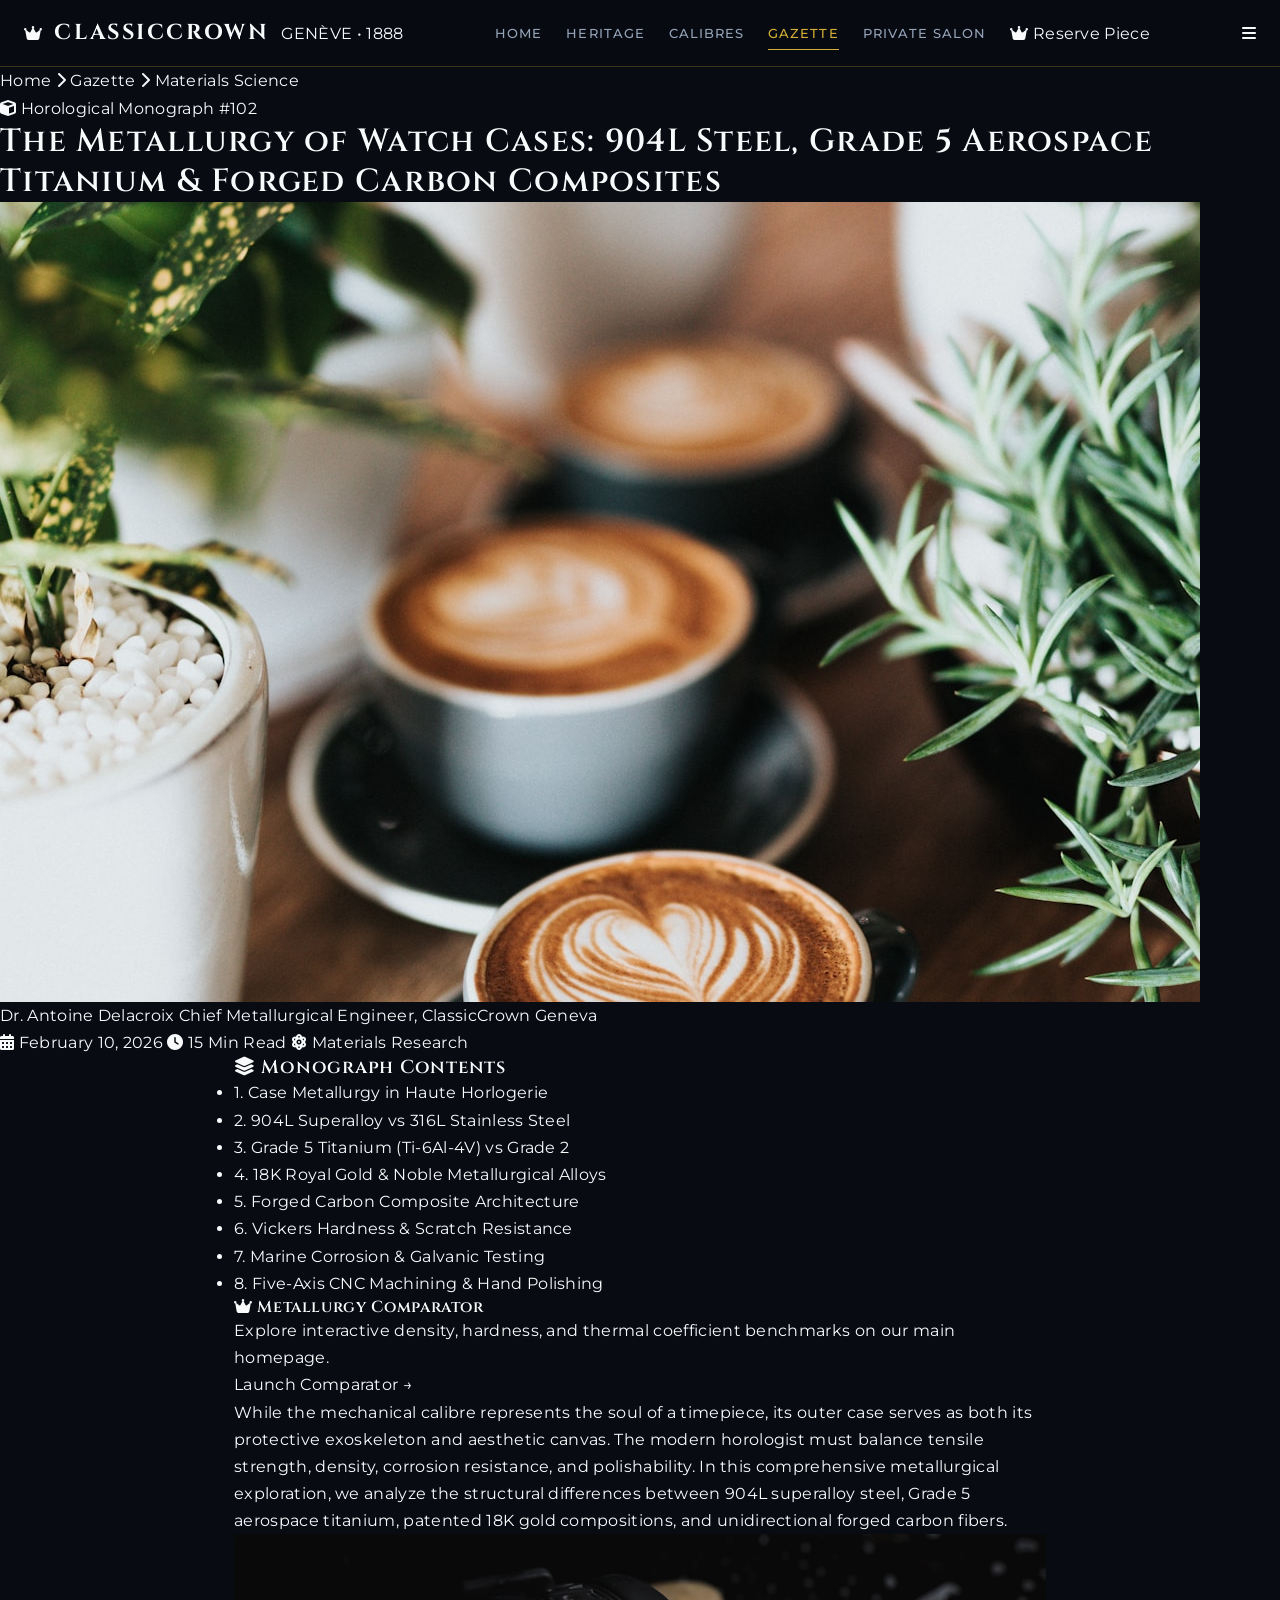
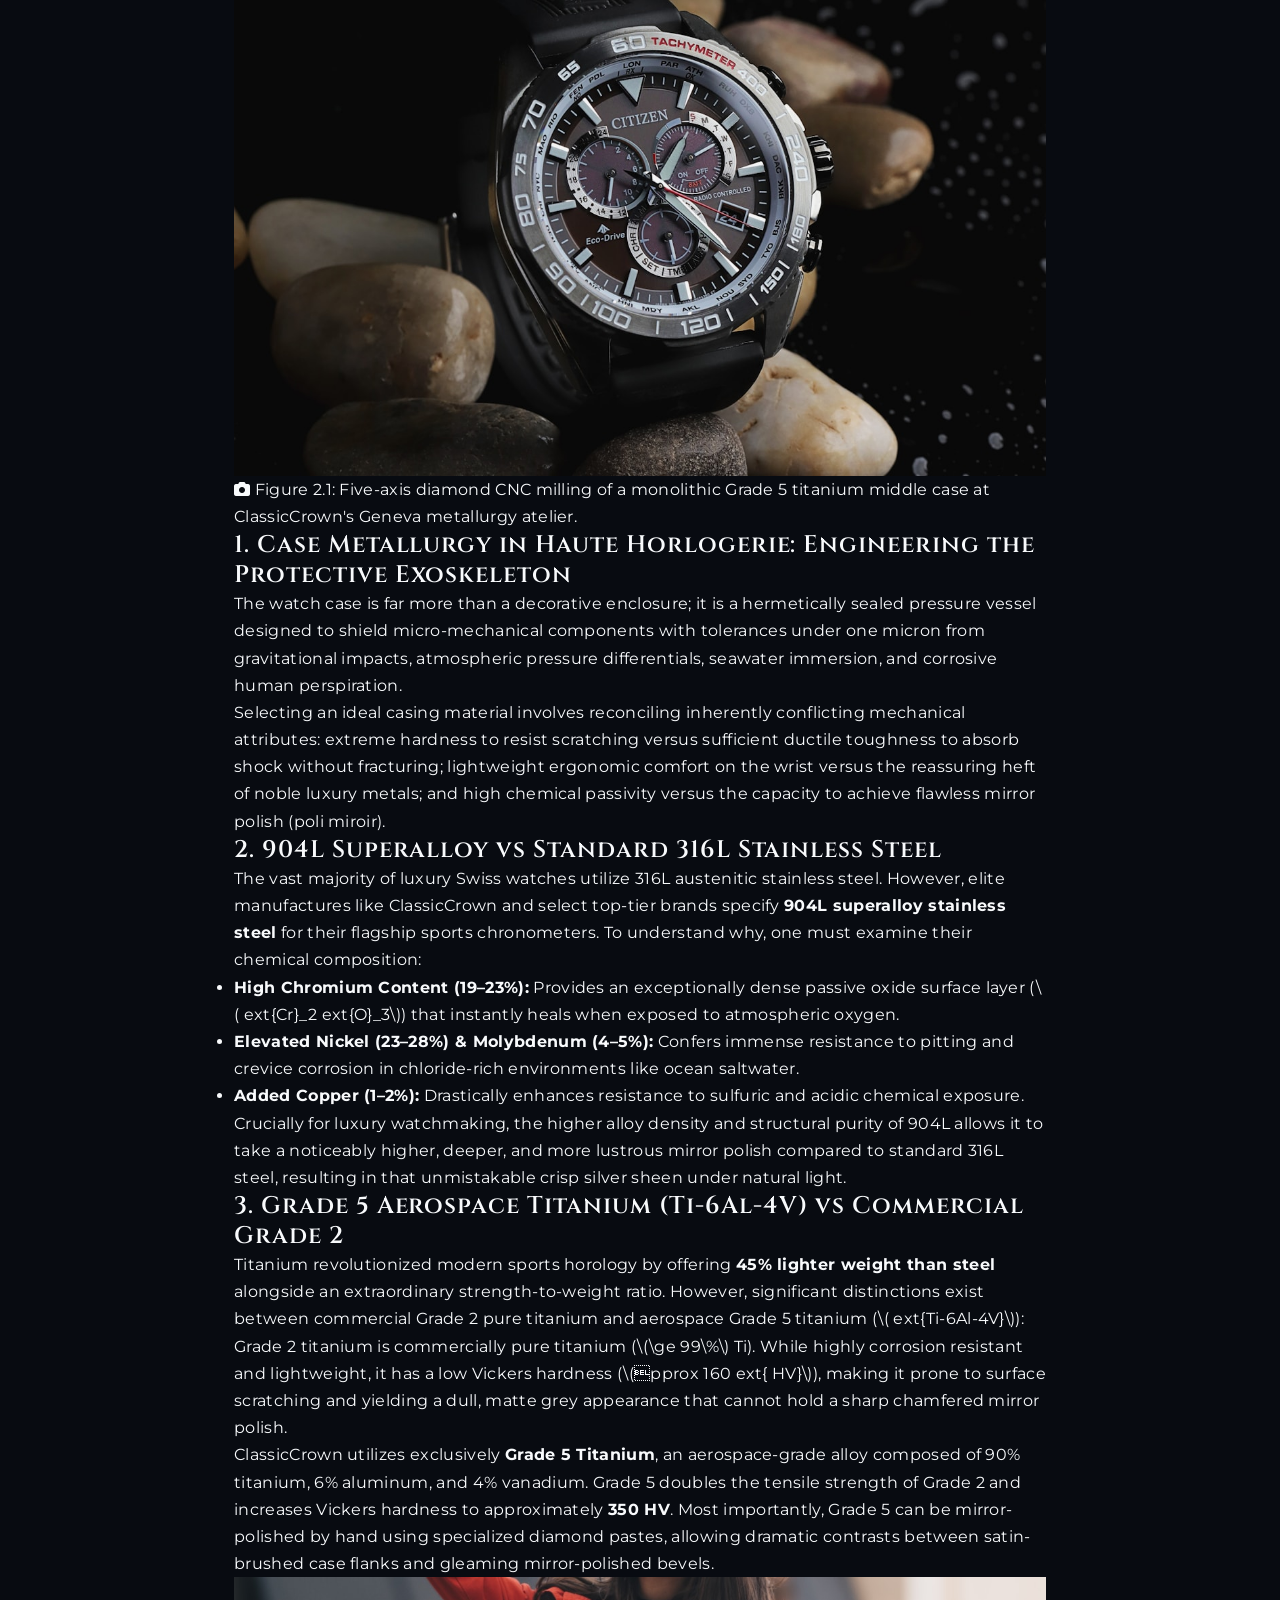
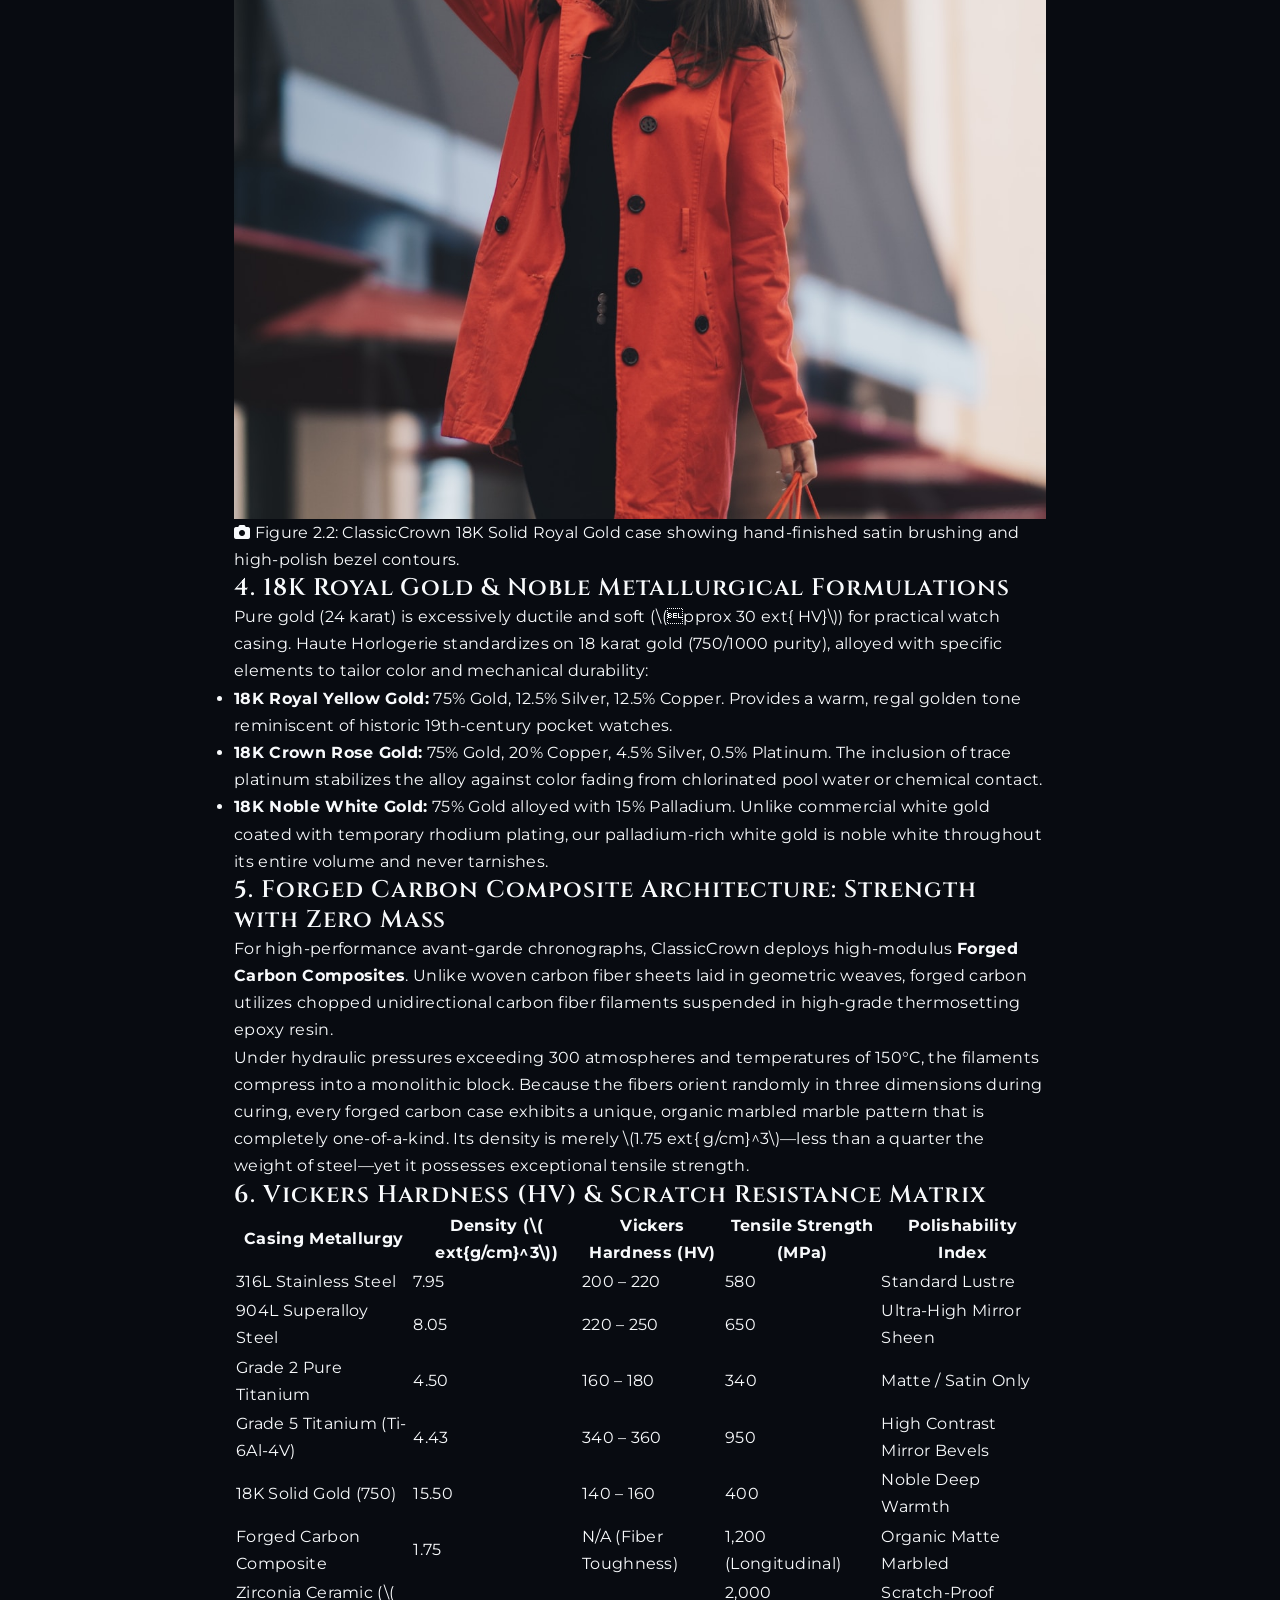
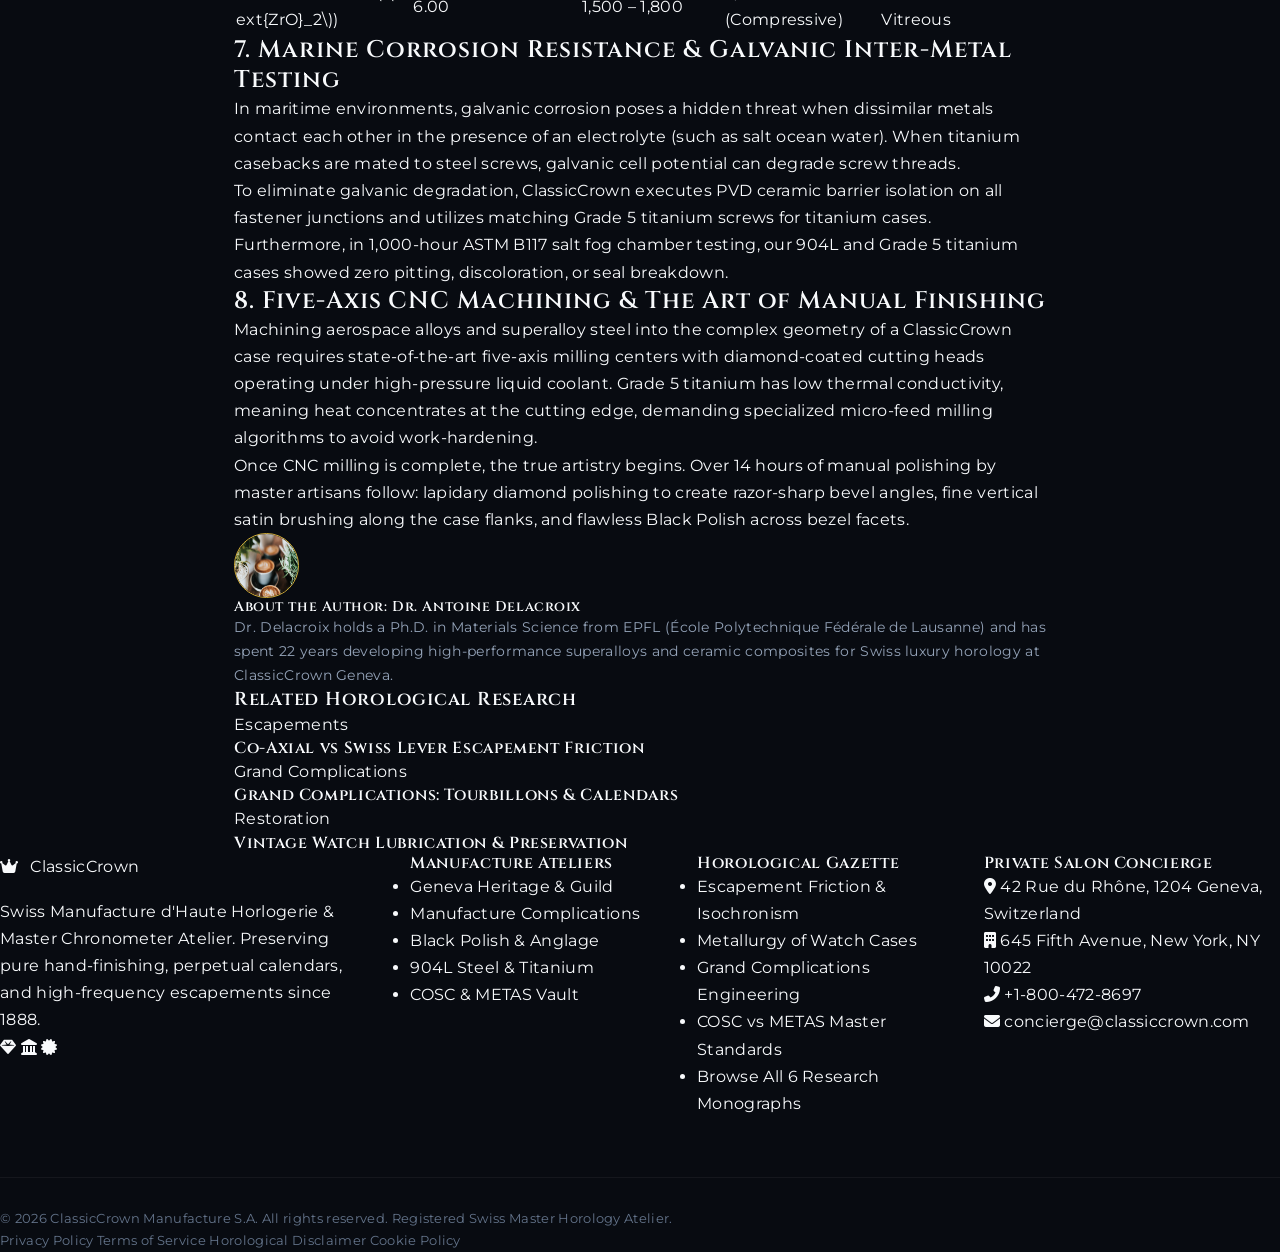
<file: blog/the-metallurgy-of-watch-cases-904l-steel-titanium-and-forged-carbon.html>
<!DOCTYPE html>
<html lang="en">
<head>
    <!-- Google tag (gtag.js) -->
    <script async src="https://www.googletagmanager.com/gtag/js?id=G-0LY0HY7L01"></script>
    <script>
      window.dataLayer = window.dataLayer || [];
      function gtag(){dataLayer.push(arguments);}
      gtag('js', new Date());
      gtag('config', 'G-0LY0HY7L01');
    </script>
    <meta charset="UTF-8">
    <meta name="viewport" content="width=device-width, initial-scale=1.0">
    <title>The Metallurgy of Watch Cases: 904L Steel, Grade 5 Titanium & Forged Carbon | ClassicCrown Gazette</title>
    <meta name="description" content="In-depth metallurgical comparison of luxury watch casing materials: 904L surgical steel, Grade 5 aerospace titanium, 18K solid royal gold alloys, and forged carbon composites.">
    <meta name="robots" content="index, follow">
    <link rel="canonical" href="https://classiccrown.com/blog/the-metallurgy-of-watch-cases-904l-steel-titanium-and-forged-carbon.html">
    <link rel="stylesheet" href="../style.css">
    <link rel="stylesheet" href="https://cdnjs.cloudflare.com/ajax/libs/font-awesome/6.4.0/css/all.min.css">
    <link rel="preconnect" href="https://fonts.googleapis.com">
    <link rel="preconnect" href="https://fonts.gstatic.com" crossorigin>
    <link href="https://fonts.googleapis.com/css2?family=Cinzel:wght@400;600;700;800;900&family=Montserrat:wght@300;400;500;600;700&family=Fira+Code:wght@400;500;600&family=Italiana&display=swap" rel="stylesheet">
</head>
<body class="luxury-dark">
    <nav class="navbar" id="mainNavbar">
        <div class="nav-container">
            <a href="../index.html" class="brand-logo">
                <span class="logo-crown"><i class="fas fa-crown"></i></span>
                <span class="logo-text">ClassicCrown</span>
                <span class="logo-tag">GENÈVE • 1888</span>
            </a>
            <div class="nav-links">
                <a href="../index.html" class="nav-link">Home</a>
                <a href="../about.html" class="nav-link">Heritage</a>
                <a href="../index.html#calibres" class="nav-link">Calibres</a>
                <a href="../blog.html" class="nav-link active">Gazette</a>
                <a href="../contact.html" class="nav-link">Private Salon</a>
                <a href="../contact.html" class="nav-btn"><i class="fas fa-crown"></i> Reserve Piece</a>
            </div>
            <div class="menu-toggle" id="menuToggle" aria-label="Toggle Navigation">
                <i class="fas fa-bars"></i>
            </div>
        </div>
    </nav>

    <header class="article-hero">
        <div class="article-hero-bg" style="background-image: url('../images/watch-titanium-case-machining.jpg');"></div>
        <div class="article-hero-overlay"></div>
        <div class="hero-container">
            <div class="article-breadcrumbs">
                <a href="../index.html">Home</a> <i class="fas fa-chevron-right"></i>
                <a href="../blog.html">Gazette</a> <i class="fas fa-chevron-right"></i>
                <span>Materials Science</span>
            </div>
            <span class="gold-badge"><i class="fas fa-cube"></i> Horological Monograph #102</span>
            <h1 class="article-title">The Metallurgy of Watch Cases: 904L Steel, Grade 5 Aerospace Titanium & Forged Carbon Composites</h1>
            <div class="article-meta-bar">
                <div class="author-info">
                    <img src="../images/watch-watchmaker-loupe.jpg" alt="Dr. Antoine Delacroix" class="author-avatar">
                    <div>
                        <span class="author-name">Dr. Antoine Delacroix</span>
                        <span class="author-role">Chief Metallurgical Engineer, ClassicCrown Geneva</span>
                    </div>
                </div>
                <div class="meta-details">
                    <span><i class="fas fa-calendar-alt"></i> February 10, 2026</span>
                    <span><i class="fas fa-clock"></i> 15 Min Read</span>
                    <span><i class="fas fa-atom"></i> Materials Research</span>
                </div>
            </div>
        </div>
    </header>

    <main class="article-main">
        <div class="article-container">
            <aside class="article-sidebar">
                <div class="sidebar-box sticky-toc">
                    <h3 class="sidebar-heading"><i class="fas fa-layer-group"></i> Monograph Contents</h3>
                    <ul class="article-toc">
                        <li><a href="#case-introduction">1. Case Metallurgy in Haute Horlogerie</a></li>
                        <li><a href="#steel-comparison">2. 904L Superalloy vs 316L Stainless Steel</a></li>
                        <li><a href="#titanium-alloys">3. Grade 5 Titanium (Ti-6Al-4V) vs Grade 2</a></li>
                        <li><a href="#precious-alloys">4. 18K Royal Gold & Noble Metallurgical Alloys</a></li>
                        <li><a href="#forged-carbon">5. Forged Carbon Composite Architecture</a></li>
                        <li><a href="#vickers-hardness">6. Vickers Hardness & Scratch Resistance</a></li>
                        <li><a href="#corrosion-resistance">7. Marine Corrosion & Galvanic Testing</a></li>
                        <li><a href="#machining-challenges">8. Five-Axis CNC Machining & Hand Polishing</a></li>
                    </ul>
                </div>
                <div class="sidebar-box gold-border">
                    <h4><i class="fas fa-crown"></i> Metallurgy Comparator</h4>
                    <p class="text-sm">Explore interactive density, hardness, and thermal coefficient benchmarks on our main homepage.</p>
                    <a href="../index.html#materials" class="link-gold">Launch Comparator &rarr;</a>
                </div>
            </aside>

            <article class="article-content">
                <div class="article-lead">
                    <p>While the mechanical calibre represents the soul of a timepiece, its outer case serves as both its protective exoskeleton and aesthetic canvas. The modern horologist must balance tensile strength, density, corrosion resistance, and polishability. In this comprehensive metallurgical exploration, we analyze the structural differences between 904L superalloy steel, Grade 5 aerospace titanium, patented 18K gold compositions, and unidirectional forged carbon fibers.</p>
                </div>

                <figure class="article-figure">
                    <img src="../images/watch-titanium-case-machining.jpg" alt="5-Axis CNC Machining of Titanium Watch Case" class="article-img">
                    <figcaption><i class="fas fa-camera"></i> Figure 2.1: Five-axis diamond CNC milling of a monolithic Grade 5 titanium middle case at ClassicCrown's Geneva metallurgy atelier.</figcaption>
                </figure>

                <section id="case-introduction">
                    <h2>1. Case Metallurgy in Haute Horlogerie: Engineering the Protective Exoskeleton</h2>
                    <p>The watch case is far more than a decorative enclosure; it is a hermetically sealed pressure vessel designed to shield micro-mechanical components with tolerances under one micron from gravitational impacts, atmospheric pressure differentials, seawater immersion, and corrosive human perspiration.</p>
                    <p>Selecting an ideal casing material involves reconciling inherently conflicting mechanical attributes: extreme hardness to resist scratching versus sufficient ductile toughness to absorb shock without fracturing; lightweight ergonomic comfort on the wrist versus the reassuring heft of noble luxury metals; and high chemical passivity versus the capacity to achieve flawless mirror polish (poli miroir).</p>
                </section>

                <section id="steel-comparison">
                    <h2>2. 904L Superalloy vs Standard 316L Stainless Steel</h2>
                    <p>The vast majority of luxury Swiss watches utilize 316L austenitic stainless steel. However, elite manufactures like ClassicCrown and select top-tier brands specify <strong>904L superalloy stainless steel</strong> for their flagship sports chronometers. To understand why, one must examine their chemical composition:</p>
                    <ul>
                        <li><strong>High Chromium Content (19–23%):</strong> Provides an exceptionally dense passive oxide surface layer (\(	ext{Cr}_2	ext{O}_3\)) that instantly heals when exposed to atmospheric oxygen.</li>
                        <li><strong>Elevated Nickel (23–28%) & Molybdenum (4–5%):</strong> Confers immense resistance to pitting and crevice corrosion in chloride-rich environments like ocean saltwater.</li>
                        <li><strong>Added Copper (1–2%):</strong> Drastically enhances resistance to sulfuric and acidic chemical exposure.</li>
                    </ul>
                    <p>Crucially for luxury watchmaking, the higher alloy density and structural purity of 904L allows it to take a noticeably higher, deeper, and more lustrous mirror polish compared to standard 316L steel, resulting in that unmistakable crisp silver sheen under natural light.</p>
                </section>

                <section id="titanium-alloys">
                    <h2>3. Grade 5 Aerospace Titanium (Ti-6Al-4V) vs Commercial Grade 2</h2>
                    <p>Titanium revolutionized modern sports horology by offering <strong>45% lighter weight than steel</strong> alongside an extraordinary strength-to-weight ratio. However, significant distinctions exist between commercial Grade 2 pure titanium and aerospace Grade 5 titanium (\(	ext{Ti-6Al-4V}\)):</p>
                    <p>Grade 2 titanium is commercially pure titanium (\(\ge 99\%\) Ti). While highly corrosion resistant and lightweight, it has a low Vickers hardness (\(pprox 160 	ext{ HV}\)), making it prone to surface scratching and yielding a dull, matte grey appearance that cannot hold a sharp chamfered mirror polish.</p>
                    <p>ClassicCrown utilizes exclusively <strong>Grade 5 Titanium</strong>, an aerospace-grade alloy composed of 90% titanium, 6% aluminum, and 4% vanadium. Grade 5 doubles the tensile strength of Grade 2 and increases Vickers hardness to approximately <strong>350 HV</strong>. Most importantly, Grade 5 can be mirror-polished by hand using specialized diamond pastes, allowing dramatic contrasts between satin-brushed case flanks and gleaming mirror-polished bevels.</p>
                </section>

                <figure class="article-figure">
                    <img src="../images/watch-gold-dress-watch.jpg" alt="18K Royal Gold Classic Dress Watch" class="article-img">
                    <figcaption><i class="fas fa-camera"></i> Figure 2.2: ClassicCrown 18K Solid Royal Gold case showing hand-finished satin brushing and high-polish bezel contours.</figcaption>
                </figure>

                <section id="precious-alloys">
                    <h2>4. 18K Royal Gold & Noble Metallurgical Formulations</h2>
                    <p>Pure gold (24 karat) is excessively ductile and soft (\(pprox 30 	ext{ HV}\)) for practical watch casing. Haute Horlogerie standardizes on 18 karat gold (750/1000 purity), alloyed with specific elements to tailor color and mechanical durability:</p>
                    <ul>
                        <li><strong>18K Royal Yellow Gold:</strong> 75% Gold, 12.5% Silver, 12.5% Copper. Provides a warm, regal golden tone reminiscent of historic 19th-century pocket watches.</li>
                        <li><strong>18K Crown Rose Gold:</strong> 75% Gold, 20% Copper, 4.5% Silver, 0.5% Platinum. The inclusion of trace platinum stabilizes the alloy against color fading from chlorinated pool water or chemical contact.</li>
                        <li><strong>18K Noble White Gold:</strong> 75% Gold alloyed with 15% Palladium. Unlike commercial white gold coated with temporary rhodium plating, our palladium-rich white gold is noble white throughout its entire volume and never tarnishes.</li>
                    </ul>
                </section>

                <section id="forged-carbon">
                    <h2>5. Forged Carbon Composite Architecture: Strength with Zero Mass</h2>
                    <p>For high-performance avant-garde chronographs, ClassicCrown deploys high-modulus <strong>Forged Carbon Composites</strong>. Unlike woven carbon fiber sheets laid in geometric weaves, forged carbon utilizes chopped unidirectional carbon fiber filaments suspended in high-grade thermosetting epoxy resin.</p>
                    <p>Under hydraulic pressures exceeding 300 atmospheres and temperatures of 150°C, the filaments compress into a monolithic block. Because the fibers orient randomly in three dimensions during curing, every forged carbon case exhibits a unique, organic marbled marble pattern that is completely one-of-a-kind. Its density is merely \(1.75 	ext{ g/cm}^3\)—less than a quarter the weight of steel—yet it possesses exceptional tensile strength.</p>
                </section>

                <section id="vickers-hardness">
                    <h2>6. Vickers Hardness (HV) & Scratch Resistance Matrix</h2>
                    <div class="table-responsive">
                        <table class="article-table">
                            <thead>
                                <tr>
                                    <th>Casing Metallurgy</th>
                                    <th>Density (\(	ext{g/cm}^3\))</th>
                                    <th>Vickers Hardness (HV)</th>
                                    <th>Tensile Strength (MPa)</th>
                                    <th>Polishability Index</th>
                                </tr>
                            </thead>
                            <tbody>
                                <tr>
                                    <td>316L Stainless Steel</td>
                                    <td>7.95</td>
                                    <td>200 – 220</td>
                                    <td>580</td>
                                    <td>Standard Lustre</td>
                                </tr>
                                <tr>
                                    <td>904L Superalloy Steel</td>
                                    <td>8.05</td>
                                    <td>220 – 250</td>
                                    <td>650</td>
                                    <td>Ultra-High Mirror Sheen</td>
                                </tr>
                                <tr>
                                    <td>Grade 2 Pure Titanium</td>
                                    <td>4.50</td>
                                    <td>160 – 180</td>
                                    <td>340</td>
                                    <td>Matte / Satin Only</td>
                                </tr>
                                <tr>
                                    <td>Grade 5 Titanium (Ti-6Al-4V)</td>
                                    <td>4.43</td>
                                    <td>340 – 360</td>
                                    <td>950</td>
                                    <td>High Contrast Mirror Bevels</td>
                                </tr>
                                <tr>
                                    <td>18K Solid Gold (750)</td>
                                    <td>15.50</td>
                                    <td>140 – 160</td>
                                    <td>400</td>
                                    <td>Noble Deep Warmth</td>
                                </tr>
                                <tr>
                                    <td>Forged Carbon Composite</td>
                                    <td>1.75</td>
                                    <td>N/A (Fiber Toughness)</td>
                                    <td>1,200 (Longitudinal)</td>
                                    <td>Organic Matte Marbled</td>
                                </tr>
                                <tr>
                                    <td>Zirconia Ceramic (\(	ext{ZrO}_2\))</td>
                                    <td>6.00</td>
                                    <td>1,500 – 1,800</td>
                                    <td>2,000 (Compressive)</td>
                                    <td>Scratch-Proof Vitreous</td>
                                </tr>
                            </tbody>
                        </table>
                    </div>
                </section>

                <section id="corrosion-resistance">
                    <h2>7. Marine Corrosion Resistance & Galvanic Inter-Metal Testing</h2>
                    <p>In maritime environments, galvanic corrosion poses a hidden threat when dissimilar metals contact each other in the presence of an electrolyte (such as salt ocean water). When titanium casebacks are mated to steel screws, galvanic cell potential can degrade screw threads.</p>
                    <p>To eliminate galvanic degradation, ClassicCrown executes PVD ceramic barrier isolation on all fastener junctions and utilizes matching Grade 5 titanium screws for titanium cases. Furthermore, in 1,000-hour ASTM B117 salt fog chamber testing, our 904L and Grade 5 titanium cases showed zero pitting, discoloration, or seal breakdown.</p>
                </section>

                <section id="machining-challenges">
                    <h2>8. Five-Axis CNC Machining & The Art of Manual Finishing</h2>
                    <p>Machining aerospace alloys and superalloy steel into the complex geometry of a ClassicCrown case requires state-of-the-art five-axis milling centers with diamond-coated cutting heads operating under high-pressure liquid coolant. Grade 5 titanium has low thermal conductivity, meaning heat concentrates at the cutting edge, demanding specialized micro-feed milling algorithms to avoid work-hardening.</p>
                    <p>Once CNC milling is complete, the true artistry begins. Over 14 hours of manual polishing by master artisans follow: lapidary diamond polishing to create razor-sharp bevel angles, fine vertical satin brushing along the case flanks, and flawless Black Polish across bezel facets.</p>
                </section>

                <div class="article-author-bio">
                    <img src="../images/watch-watchmaker-loupe.jpg" alt="Dr. Antoine Delacroix" class="bio-avatar">
                    <div class="bio-text">
                        <h4>About the Author: Dr. Antoine Delacroix</h4>
                        <p>Dr. Delacroix holds a Ph.D. in Materials Science from EPFL (École Polytechnique Fédérale de Lausanne) and has spent 22 years developing high-performance superalloys and ceramic composites for Swiss luxury horology at ClassicCrown Geneva.</p>
                    </div>
                </div>

                <div class="related-articles-box">
                    <h3>Related Horological Research</h3>
                    <div class="related-grid">
                        <a href="co-axial-escapements-vs-swiss-lever-friction-and-isochronism.html" class="related-card">
                            <span class="related-cat">Escapements</span>
                            <h4>Co-Axial vs Swiss Lever Escapement Friction</h4>
                        </a>
                        <a href="grand-complications-tourbillons-perpetual-calendars-and-minute-repeaters.html" class="related-card">
                            <span class="related-cat">Grand Complications</span>
                            <h4>Grand Complications: Tourbillons & Calendars</h4>
                        </a>
                        <a href="vintage-mechanical-watch-preservation-and-lubrication-protocols.html" class="related-card">
                            <span class="related-cat">Restoration</span>
                            <h4>Vintage Watch Lubrication & Preservation</h4>
                        </a>
                    </div>
                </div>
            </article>
        </div>
    </main>

    <footer class="site-footer">
        <div class="footer-top">
            <div class="footer-grid">
                <div class="footer-col brand-col">
                    <div class="footer-logo">
                        <i class="fas fa-crown"></i>
                        <span>ClassicCrown</span>
                    </div>
                    <p class="footer-desc">Swiss Manufacture d'Haute Horlogerie & Master Chronometer Atelier. Preserving pure hand-finishing, perpetual calendars, and high-frequency escapements since 1888.</p>
                    <div class="footer-social">
                        <a href="../contact.html" aria-label="Haute Horlogerie Vault"><i class="fas fa-gem"></i></a>
                        <a href="../contact.html" aria-label="Geneva Salon Directory"><i class="fas fa-landmark"></i></a>
                        <a href="../contact.html" aria-label="Chronometer Registry"><i class="fas fa-certificate"></i></a>
                    </div>
                </div>
                <div class="footer-col">
                    <h4 class="col-title">Manufacture Ateliers</h4>
                    <ul class="footer-links">
                        <li><a href="../about.html">Geneva Heritage & Guild</a></li>
                        <li><a href="../index.html#calibres">Manufacture Complications</a></li>
                        <li><a href="../index.html#finishing">Black Polish & Anglage</a></li>
                        <li><a href="../index.html#materials">904L Steel & Titanium</a></li>
                        <li><a href="../index.html#certification">COSC & METAS Vault</a></li>
                    </ul>
                </div>
                <div class="footer-col">
                    <h4 class="col-title">Horological Gazette</h4>
                    <ul class="footer-links">
                        <li><a href="co-axial-escapements-vs-swiss-lever-friction-and-isochronism.html">Escapement Friction & Isochronism</a></li>
                        <li><a href="the-metallurgy-of-watch-cases-904l-steel-titanium-and-forged-carbon.html">Metallurgy of Watch Cases</a></li>
                        <li><a href="grand-complications-tourbillons-perpetual-calendars-and-minute-repeaters.html">Grand Complications Engineering</a></li>
                        <li><a href="chronometer-certification-standards-cosc-vs-metas-master-chronometer.html">COSC vs METAS Master Standards</a></li>
                        <li><a href="../blog.html">Browse All 6 Research Monographs</a></li>
                    </ul>
                </div>
                <div class="footer-col">
                    <h4 class="col-title">Private Salon Concierge</h4>
                    <div class="contact-mini">
                        <p><i class="fas fa-map-marker-alt"></i> 42 Rue du Rhône, 1204 Geneva, Switzerland</p>
                        <p><i class="fas fa-building"></i> 645 Fifth Avenue, New York, NY 10022</p>
                        <p><i class="fas fa-phone-alt"></i> +1-800-472-8697</p>
                        <p><i class="fas fa-envelope"></i> concierge@classiccrown.com</p>
                    </div>
                </div>
            </div>
        </div>
        <div class="footer-bottom">
            <div class="footer-bottom-container">
                <p class="copyright">&copy; 2026 ClassicCrown Manufacture S.A. All rights reserved. Registered Swiss Master Horology Atelier.</p>
                <div class="legal-links">
                    <a href="../privacy.html">Privacy Policy</a>
                    <a href="../terms.html">Terms of Service</a>
                    <a href="../disclaimer.html">Horological Disclaimer</a>
                    <a href="../cookies.html">Cookie Policy</a>
                </div>
            </div>
        </div>
    </footer>
    <script src="../script.js"></script>
</body>
</html>
</file>
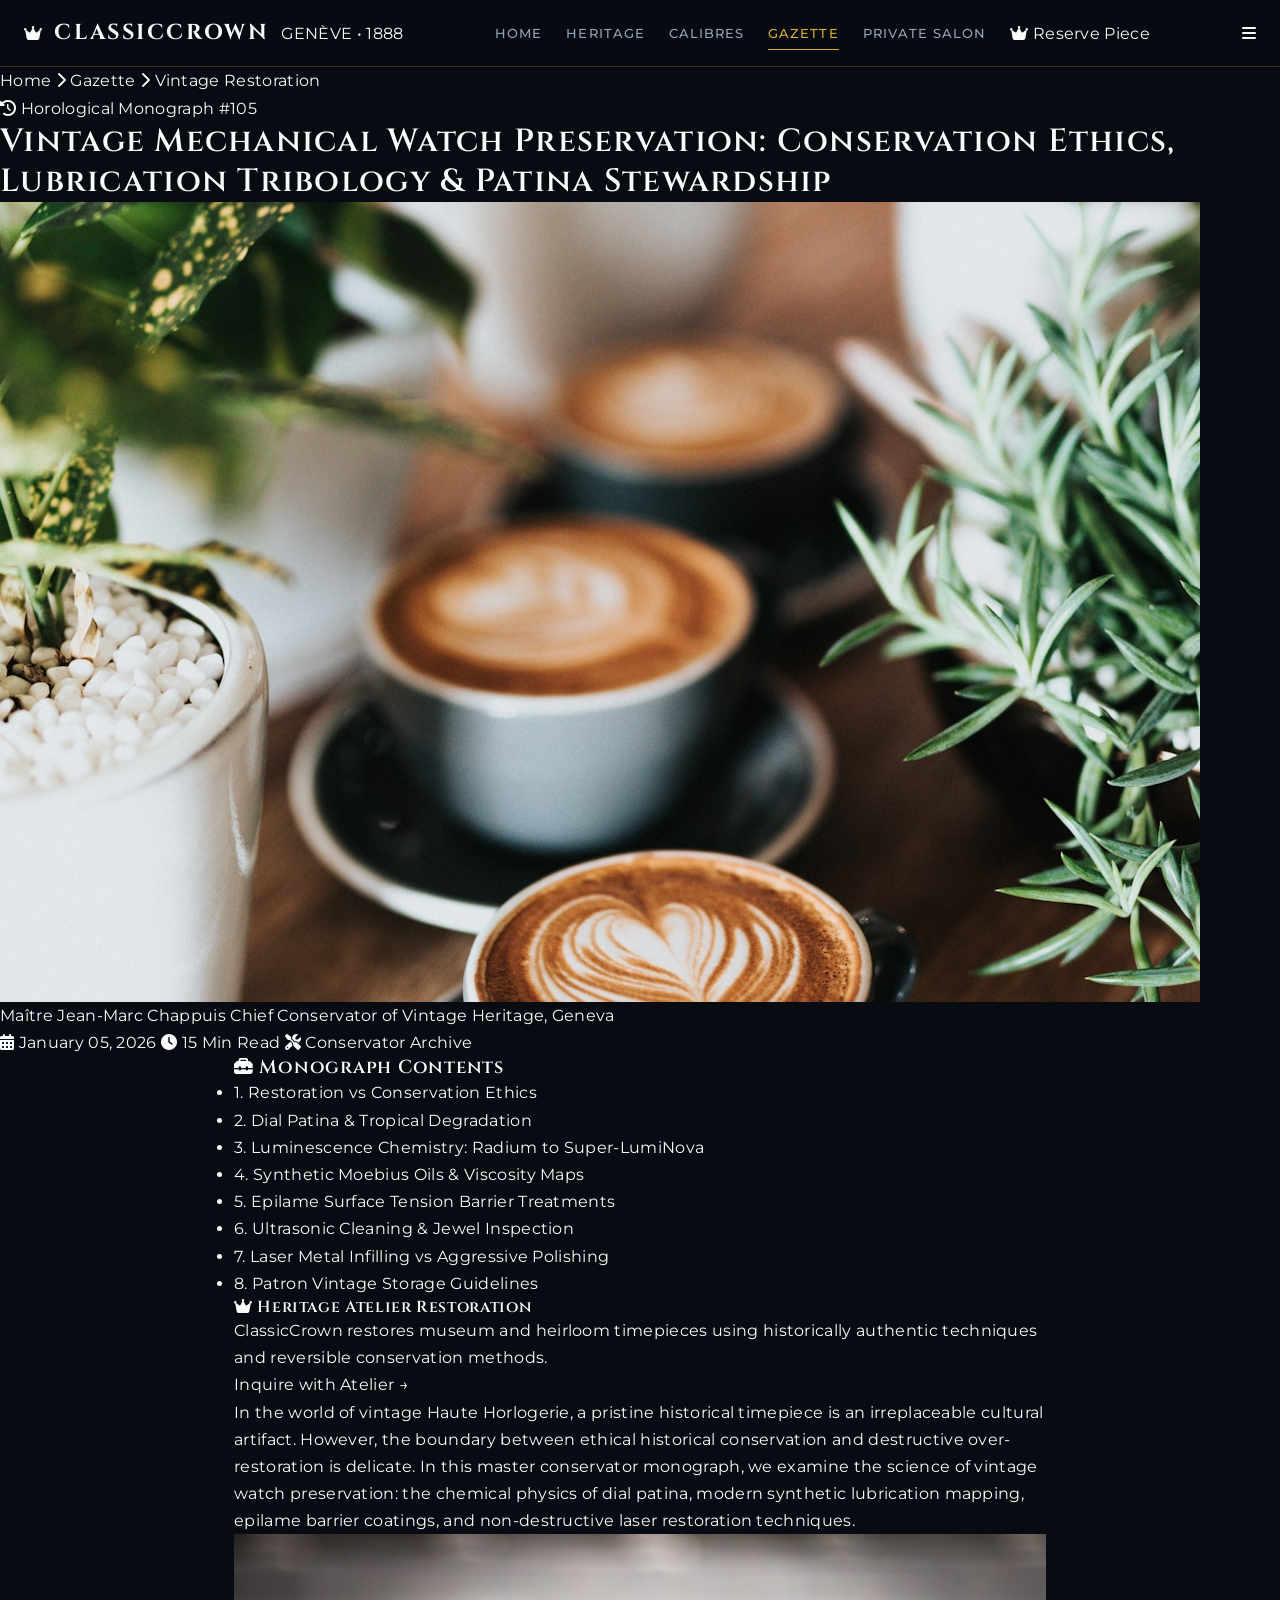
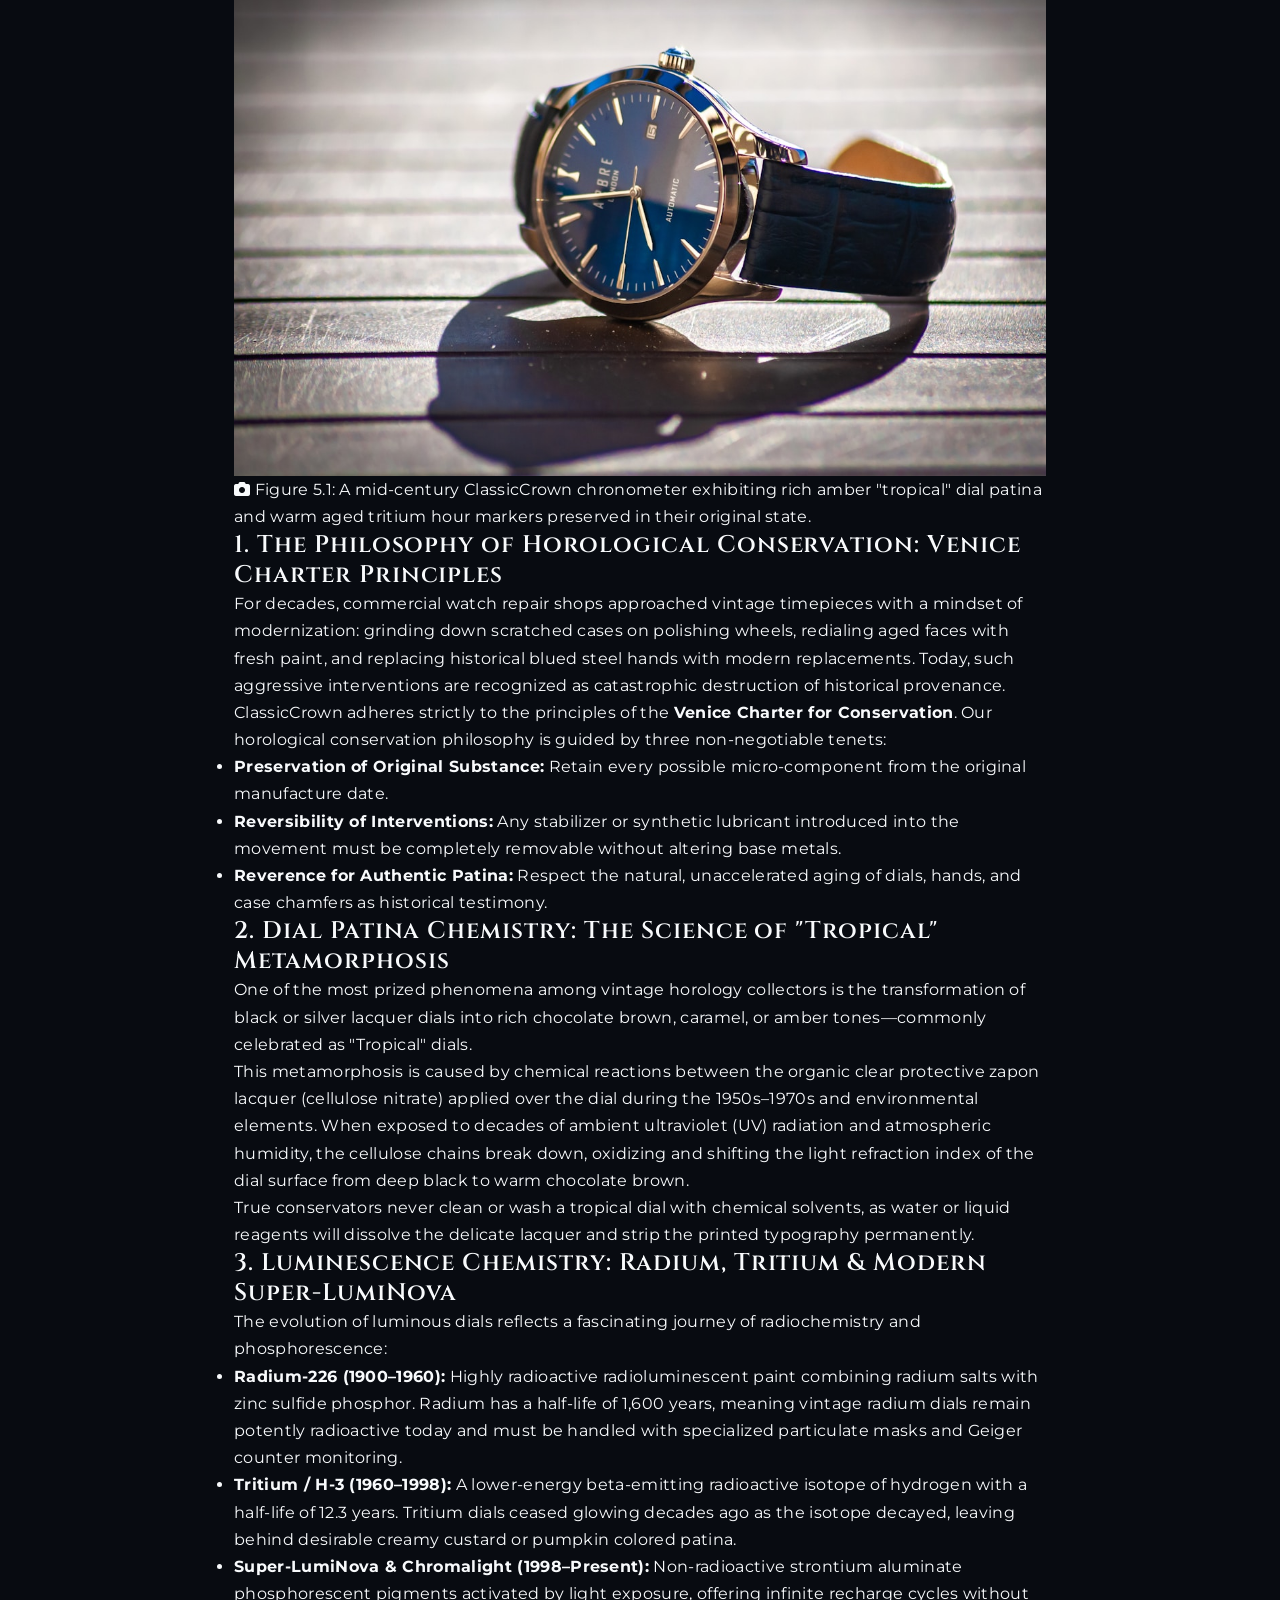
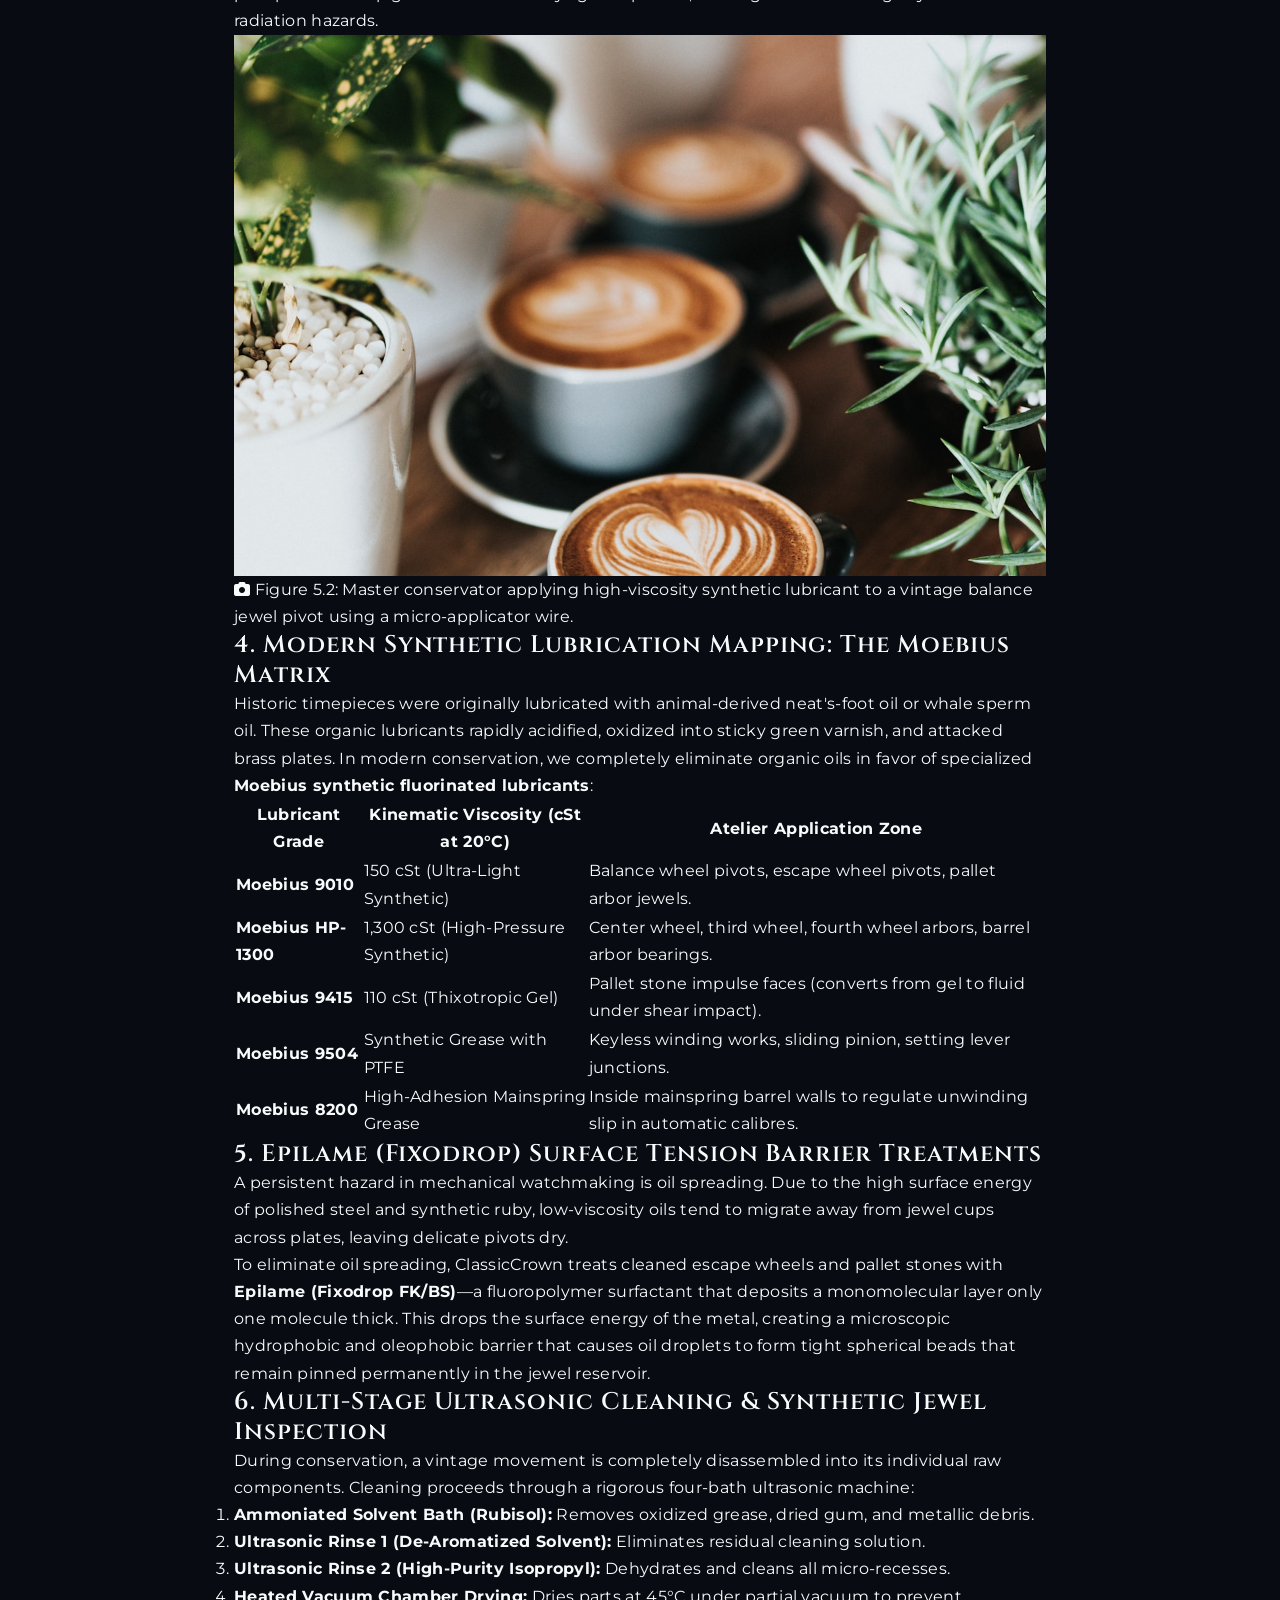
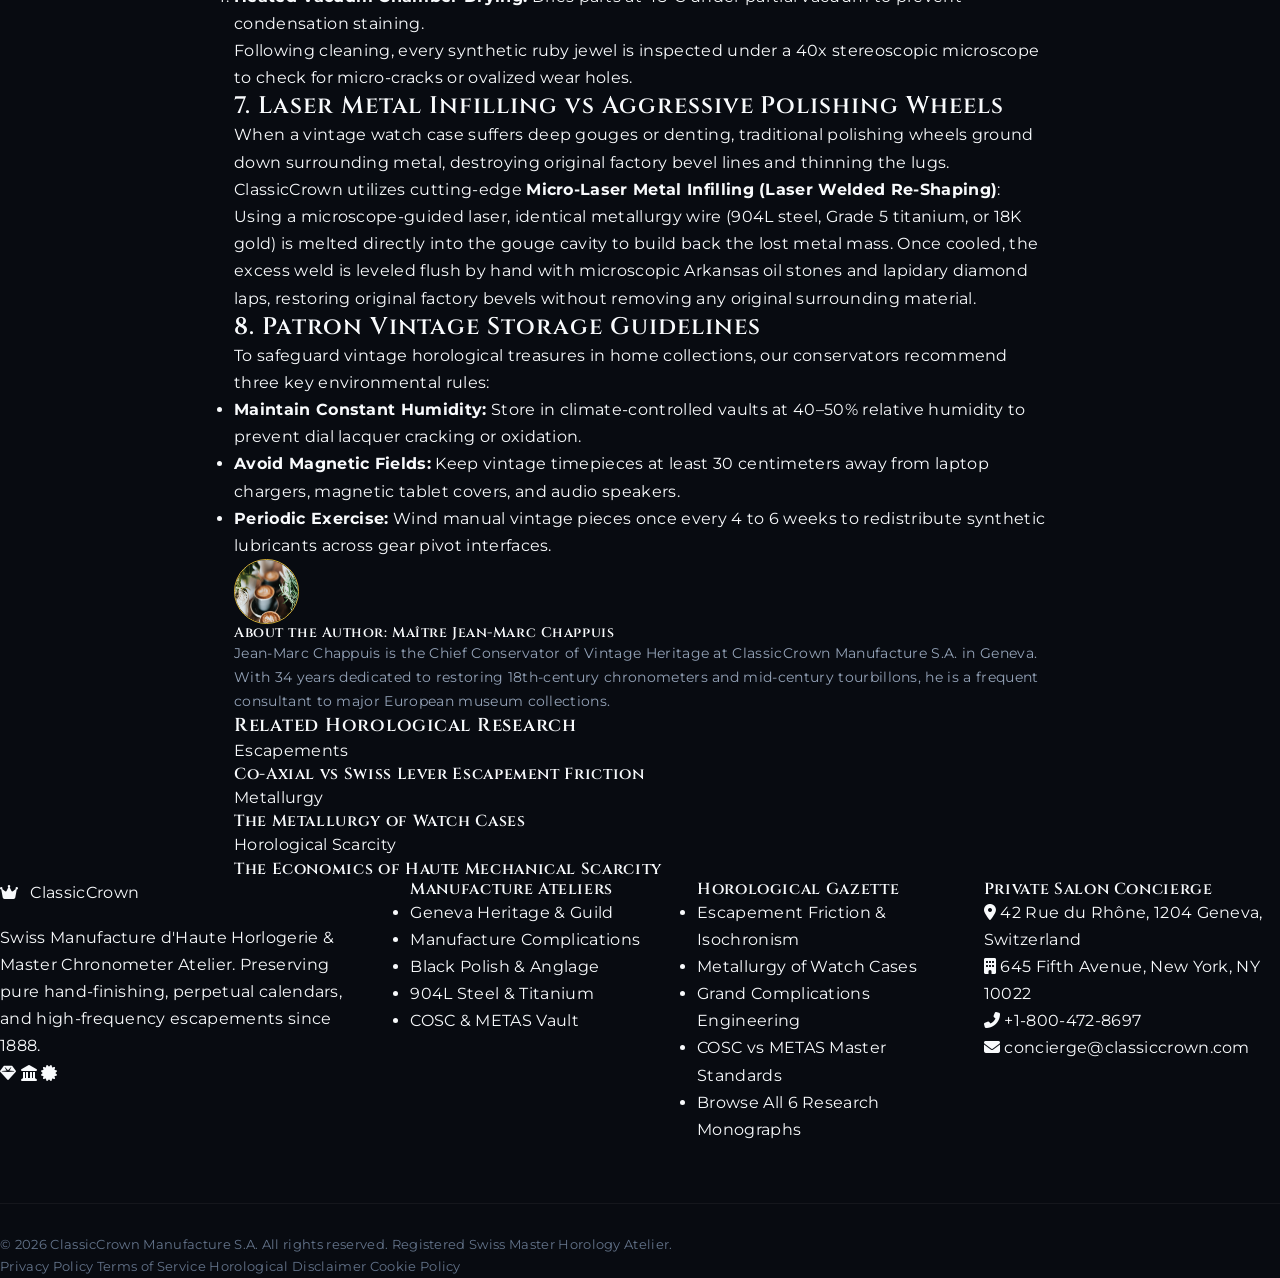
<file: blog/vintage-mechanical-watch-preservation-and-lubrication-protocols.html>
<!DOCTYPE html>
<html lang="en">
<head>
    <!-- Google tag (gtag.js) -->
    <script async src="https://www.googletagmanager.com/gtag/js?id=G-0LY0HY7L01"></script>
    <script>
      window.dataLayer = window.dataLayer || [];
      function gtag(){dataLayer.push(arguments);}
      gtag('js', new Date());
      gtag('config', 'G-0LY0HY7L01');
    </script>
    <meta charset="UTF-8">
    <meta name="viewport" content="width=device-width, initial-scale=1.0">
    <title>Vintage Mechanical Watch Preservation & Lubrication Protocols | ClassicCrown Gazette</title>
    <meta name="description" content="A master conservator guide to vintage horology preservation: synthetic Moebius oils, epilame surface tension barriers, radioactive lume history, and ultrasonic conservation.">
    <meta name="robots" content="index, follow">
    <link rel="canonical" href="https://classiccrown.com/blog/vintage-mechanical-watch-preservation-and-lubrication-protocols.html">
    <link rel="stylesheet" href="../style.css">
    <link rel="stylesheet" href="https://cdnjs.cloudflare.com/ajax/libs/font-awesome/6.4.0/css/all.min.css">
    <link rel="preconnect" href="https://fonts.googleapis.com">
    <link rel="preconnect" href="https://fonts.gstatic.com" crossorigin>
    <link href="https://fonts.googleapis.com/css2?family=Cinzel:wght@400;600;700;800;900&family=Montserrat:wght@300;400;500;600;700&family=Fira+Code:wght@400;500;600&family=Italiana&display=swap" rel="stylesheet">
</head>
<body class="luxury-dark">
    <nav class="navbar" id="mainNavbar">
        <div class="nav-container">
            <a href="../index.html" class="brand-logo">
                <span class="logo-crown"><i class="fas fa-crown"></i></span>
                <span class="logo-text">ClassicCrown</span>
                <span class="logo-tag">GENÈVE • 1888</span>
            </a>
            <div class="nav-links">
                <a href="../index.html" class="nav-link">Home</a>
                <a href="../about.html" class="nav-link">Heritage</a>
                <a href="../index.html#calibres" class="nav-link">Calibres</a>
                <a href="../blog.html" class="nav-link active">Gazette</a>
                <a href="../contact.html" class="nav-link">Private Salon</a>
                <a href="../contact.html" class="nav-btn"><i class="fas fa-crown"></i> Reserve Piece</a>
            </div>
            <div class="menu-toggle" id="menuToggle" aria-label="Toggle Navigation">
                <i class="fas fa-bars"></i>
            </div>
        </div>
    </nav>

    <header class="article-hero">
        <div class="article-hero-bg" style="background-image: url('../images/watch-vintage-patina-dial.jpg');"></div>
        <div class="article-hero-overlay"></div>
        <div class="hero-container">
            <div class="article-breadcrumbs">
                <a href="../index.html">Home</a> <i class="fas fa-chevron-right"></i>
                <a href="../blog.html">Gazette</a> <i class="fas fa-chevron-right"></i>
                <span>Vintage Restoration</span>
            </div>
            <span class="gold-badge"><i class="fas fa-history"></i> Horological Monograph #105</span>
            <h1 class="article-title">Vintage Mechanical Watch Preservation: Conservation Ethics, Lubrication Tribology & Patina Stewardship</h1>
            <div class="article-meta-bar">
                <div class="author-info">
                    <img src="../images/watch-watchmaker-loupe.jpg" alt="Maître Jean-Marc Chappuis" class="author-avatar">
                    <div>
                        <span class="author-name">Maître Jean-Marc Chappuis</span>
                        <span class="author-role">Chief Conservator of Vintage Heritage, Geneva</span>
                    </div>
                </div>
                <div class="meta-details">
                    <span><i class="fas fa-calendar-alt"></i> January 05, 2026</span>
                    <span><i class="fas fa-clock"></i> 15 Min Read</span>
                    <span><i class="fas fa-tools"></i> Conservator Archive</span>
                </div>
            </div>
        </div>
    </header>

    <main class="article-main">
        <div class="article-container">
            <aside class="article-sidebar">
                <div class="sidebar-box sticky-toc">
                    <h3 class="sidebar-heading"><i class="fas fa-toolbox"></i> Monograph Contents</h3>
                    <ul class="article-toc">
                        <li><a href="#conservation-ethics">1. Restoration vs Conservation Ethics</a></li>
                        <li><a href="#patina-dials">2. Dial Patina & Tropical Degradation</a></li>
                        <li><a href="#lume-chemistry">3. Luminescence Chemistry: Radium to Super-LumiNova</a></li>
                        <li><a href="#synthetic-lubricants">4. Synthetic Moebius Oils & Viscosity Maps</a></li>
                        <li><a href="#epilame-barriers">5. Epilame Surface Tension Barrier Treatments</a></li>
                        <li><a href="#ultrasonic-cleaning">6. Ultrasonic Cleaning & Jewel Inspection</a></li>
                        <li><a href="#case-restoration">7. Laser Metal Infilling vs Aggressive Polishing</a></li>
                        <li><a href="#collector-guidelines">8. Patron Vintage Storage Guidelines</a></li>
                    </ul>
                </div>
                <div class="sidebar-box gold-border">
                    <h4><i class="fas fa-crown"></i> Heritage Atelier Restoration</h4>
                    <p class="text-sm">ClassicCrown restores museum and heirloom timepieces using historically authentic techniques and reversible conservation methods.</p>
                    <a href="../contact.html" class="link-gold">Inquire with Atelier &rarr;</a>
                </div>
            </aside>

            <article class="article-content">
                <div class="article-lead">
                    <p>In the world of vintage Haute Horlogerie, a pristine historical timepiece is an irreplaceable cultural artifact. However, the boundary between ethical historical conservation and destructive over-restoration is delicate. In this master conservator monograph, we examine the science of vintage watch preservation: the chemical physics of dial patina, modern synthetic lubrication mapping, epilame barrier coatings, and non-destructive laser restoration techniques.</p>
                </div>

                <figure class="article-figure">
                    <img src="../images/watch-vintage-patina-dial.jpg" alt="Vintage Patina Dial under Natural Sunlight" class="article-img">
                    <figcaption><i class="fas fa-camera"></i> Figure 5.1: A mid-century ClassicCrown chronometer exhibiting rich amber "tropical" dial patina and warm aged tritium hour markers preserved in their original state.</figcaption>
                </figure>

                <section id="conservation-ethics">
                    <h2>1. The Philosophy of Horological Conservation: Venice Charter Principles</h2>
                    <p>For decades, commercial watch repair shops approached vintage timepieces with a mindset of modernization: grinding down scratched cases on polishing wheels, redialing aged faces with fresh paint, and replacing historical blued steel hands with modern replacements. Today, such aggressive interventions are recognized as catastrophic destruction of historical provenance.</p>
                    <p>ClassicCrown adheres strictly to the principles of the <strong>Venice Charter for Conservation</strong>. Our horological conservation philosophy is guided by three non-negotiable tenets:</p>
                    <ul>
                        <li><strong>Preservation of Original Substance:</strong> Retain every possible micro-component from the original manufacture date.</li>
                        <li><strong>Reversibility of Interventions:</strong> Any stabilizer or synthetic lubricant introduced into the movement must be completely removable without altering base metals.</li>
                        <li><strong>Reverence for Authentic Patina:</strong> Respect the natural, unaccelerated aging of dials, hands, and case chamfers as historical testimony.</li>
                    </ul>
                </section>

                <section id="patina-dials">
                    <h2>2. Dial Patina Chemistry: The Science of "Tropical" Metamorphosis</h2>
                    <p>One of the most prized phenomena among vintage horology collectors is the transformation of black or silver lacquer dials into rich chocolate brown, caramel, or amber tones—commonly celebrated as "Tropical" dials.</p>
                    <p>This metamorphosis is caused by chemical reactions between the organic clear protective zapon lacquer (cellulose nitrate) applied over the dial during the 1950s–1970s and environmental elements. When exposed to decades of ambient ultraviolet (UV) radiation and atmospheric humidity, the cellulose chains break down, oxidizing and shifting the light refraction index of the dial surface from deep black to warm chocolate brown.</p>
                    <p>True conservators never clean or wash a tropical dial with chemical solvents, as water or liquid reagents will dissolve the delicate lacquer and strip the printed typography permanently.</p>
                </section>

                <section id="lume-chemistry">
                    <h2>3. Luminescence Chemistry: Radium, Tritium & Modern Super-LumiNova</h2>
                    <p>The evolution of luminous dials reflects a fascinating journey of radiochemistry and phosphorescence:</p>
                    <ul>
                        <li><strong>Radium-226 (1900–1960):</strong> Highly radioactive radioluminescent paint combining radium salts with zinc sulfide phosphor. Radium has a half-life of 1,600 years, meaning vintage radium dials remain potently radioactive today and must be handled with specialized particulate masks and Geiger counter monitoring.</li>
                        <li><strong>Tritium / H-3 (1960–1998):</strong> A lower-energy beta-emitting radioactive isotope of hydrogen with a half-life of 12.3 years. Tritium dials ceased glowing decades ago as the isotope decayed, leaving behind desirable creamy custard or pumpkin colored patina.</li>
                        <li><strong>Super-LumiNova & Chromalight (1998–Present):</strong> Non-radioactive strontium aluminate phosphorescent pigments activated by light exposure, offering infinite recharge cycles without radiation hazards.</li>
                    </ul>
                </section>

                <figure class="article-figure">
                    <img src="../images/watch-watchmaker-loupe.jpg" alt="Master Watchmaker Inspecting Vintage Movement under Loupe" class="article-img">
                    <figcaption><i class="fas fa-camera"></i> Figure 5.2: Master conservator applying high-viscosity synthetic lubricant to a vintage balance jewel pivot using a micro-applicator wire.</figcaption>
                </figure>

                <section id="synthetic-lubricants">
                    <h2>4. Modern Synthetic Lubrication Mapping: The Moebius Matrix</h2>
                    <p>Historic timepieces were originally lubricated with animal-derived neat's-foot oil or whale sperm oil. These organic lubricants rapidly acidified, oxidized into sticky green varnish, and attacked brass plates. In modern conservation, we completely eliminate organic oils in favor of specialized <strong>Moebius synthetic fluorinated lubricants</strong>:</p>
                    <div class="table-responsive">
                        <table class="article-table">
                            <thead>
                                <tr>
                                    <th>Lubricant Grade</th>
                                    <th>Kinematic Viscosity (cSt at 20°C)</th>
                                    <th>Atelier Application Zone</th>
                                </tr>
                            </thead>
                            <tbody>
                                <tr>
                                    <td><strong>Moebius 9010</strong></td>
                                    <td>150 cSt (Ultra-Light Synthetic)</td>
                                    <td>Balance wheel pivots, escape wheel pivots, pallet arbor jewels.</td>
                                </tr>
                                <tr>
                                    <td><strong>Moebius HP-1300</strong></td>
                                    <td>1,300 cSt (High-Pressure Synthetic)</td>
                                    <td>Center wheel, third wheel, fourth wheel arbors, barrel arbor bearings.</td>
                                </tr>
                                <tr>
                                    <td><strong>Moebius 9415</strong></td>
                                    <td>110 cSt (Thixotropic Gel)</td>
                                    <td>Pallet stone impulse faces (converts from gel to fluid under shear impact).</td>
                                </tr>
                                <tr>
                                    <td><strong>Moebius 9504</strong></td>
                                    <td>Synthetic Grease with PTFE</td>
                                    <td>Keyless winding works, sliding pinion, setting lever junctions.</td>
                                </tr>
                                <tr>
                                    <td><strong>Moebius 8200</strong></td>
                                    <td>High-Adhesion Mainspring Grease</td>
                                    <td>Inside mainspring barrel walls to regulate unwinding slip in automatic calibres.</td>
                                </tr>
                            </tbody>
                        </table>
                    </div>
                </section>

                <section id="epilame-barriers">
                    <h2>5. Epilame (Fixodrop) Surface Tension Barrier Treatments</h2>
                    <p>A persistent hazard in mechanical watchmaking is oil spreading. Due to the high surface energy of polished steel and synthetic ruby, low-viscosity oils tend to migrate away from jewel cups across plates, leaving delicate pivots dry.</p>
                    <p>To eliminate oil spreading, ClassicCrown treats cleaned escape wheels and pallet stones with <strong>Epilame (Fixodrop FK/BS)</strong>—a fluoropolymer surfactant that deposits a monomolecular layer only one molecule thick. This drops the surface energy of the metal, creating a microscopic hydrophobic and oleophobic barrier that causes oil droplets to form tight spherical beads that remain pinned permanently in the jewel reservoir.</p>
                </section>

                <section id="ultrasonic-cleaning">
                    <h2>6. Multi-Stage Ultrasonic Cleaning & Synthetic Jewel Inspection</h2>
                    <p>During conservation, a vintage movement is completely disassembled into its individual raw components. Cleaning proceeds through a rigorous four-bath ultrasonic machine:</p>
                    <ol>
                        <li><strong>Ammoniated Solvent Bath (Rubisol):</strong> Removes oxidized grease, dried gum, and metallic debris.</li>
                        <li><strong>Ultrasonic Rinse 1 (De-Aromatized Solvent):</strong> Eliminates residual cleaning solution.</li>
                        <li><strong>Ultrasonic Rinse 2 (High-Purity Isopropyl):</strong> Dehydrates and cleans all micro-recesses.</li>
                        <li><strong>Heated Vacuum Chamber Drying:</strong> Dries parts at 45°C under partial vacuum to prevent condensation staining.</li>
                    </ol>
                    <p>Following cleaning, every synthetic ruby jewel is inspected under a 40x stereoscopic microscope to check for micro-cracks or ovalized wear holes.</p>
                </section>

                <section id="case-restoration">
                    <h2>7. Laser Metal Infilling vs Aggressive Polishing Wheels</h2>
                    <p>When a vintage watch case suffers deep gouges or denting, traditional polishing wheels ground down surrounding metal, destroying original factory bevel lines and thinning the lugs. ClassicCrown utilizes cutting-edge <strong>Micro-Laser Metal Infilling (Laser Welded Re-Shaping)</strong>:</p>
                    <p>Using a microscope-guided laser, identical metallurgy wire (904L steel, Grade 5 titanium, or 18K gold) is melted directly into the gouge cavity to build back the lost metal mass. Once cooled, the excess weld is leveled flush by hand with microscopic Arkansas oil stones and lapidary diamond laps, restoring original factory bevels without removing any original surrounding material.</p>
                </section>

                <section id="collector-guidelines">
                    <h2>8. Patron Vintage Storage Guidelines</h2>
                    <p>To safeguard vintage horological treasures in home collections, our conservators recommend three key environmental rules:</p>
                    <ul>
                        <li><strong>Maintain Constant Humidity:</strong> Store in climate-controlled vaults at 40–50% relative humidity to prevent dial lacquer cracking or oxidation.</li>
                        <li><strong>Avoid Magnetic Fields:</strong> Keep vintage timepieces at least 30 centimeters away from laptop chargers, magnetic tablet covers, and audio speakers.</li>
                        <li><strong>Periodic Exercise:</strong> Wind manual vintage pieces once every 4 to 6 weeks to redistribute synthetic lubricants across gear pivot interfaces.</li>
                    </ul>
                </section>

                <div class="article-author-bio">
                    <img src="../images/watch-watchmaker-loupe.jpg" alt="Maître Jean-Marc Chappuis" class="bio-avatar">
                    <div class="bio-text">
                        <h4>About the Author: Maître Jean-Marc Chappuis</h4>
                        <p>Jean-Marc Chappuis is the Chief Conservator of Vintage Heritage at ClassicCrown Manufacture S.A. in Geneva. With 34 years dedicated to restoring 18th-century chronometers and mid-century tourbillons, he is a frequent consultant to major European museum collections.</p>
                    </div>
                </div>

                <div class="related-articles-box">
                    <h3>Related Horological Research</h3>
                    <div class="related-grid">
                        <a href="co-axial-escapements-vs-swiss-lever-friction-and-isochronism.html" class="related-card">
                            <span class="related-cat">Escapements</span>
                            <h4>Co-Axial vs Swiss Lever Escapement Friction</h4>
                        </a>
                        <a href="the-metallurgy-of-watch-cases-904l-steel-titanium-and-forged-carbon.html" class="related-card">
                            <span class="related-cat">Metallurgy</span>
                            <h4>The Metallurgy of Watch Cases</h4>
                        </a>
                        <a href="the-horological-economics-of-mechanical-scarcity-and-haute-auctions.html" class="related-card">
                            <span class="related-cat">Horological Scarcity</span>
                            <h4>The Economics of Haute Mechanical Scarcity</h4>
                        </a>
                    </div>
                </div>
            </article>
        </div>
    </main>

    <footer class="site-footer">
        <div class="footer-top">
            <div class="footer-grid">
                <div class="footer-col brand-col">
                    <div class="footer-logo">
                        <i class="fas fa-crown"></i>
                        <span>ClassicCrown</span>
                    </div>
                    <p class="footer-desc">Swiss Manufacture d'Haute Horlogerie & Master Chronometer Atelier. Preserving pure hand-finishing, perpetual calendars, and high-frequency escapements since 1888.</p>
                    <div class="footer-social">
                        <a href="../contact.html" aria-label="Haute Horlogerie Vault"><i class="fas fa-gem"></i></a>
                        <a href="../contact.html" aria-label="Geneva Salon Directory"><i class="fas fa-landmark"></i></a>
                        <a href="../contact.html" aria-label="Chronometer Registry"><i class="fas fa-certificate"></i></a>
                    </div>
                </div>
                <div class="footer-col">
                    <h4 class="col-title">Manufacture Ateliers</h4>
                    <ul class="footer-links">
                        <li><a href="../about.html">Geneva Heritage & Guild</a></li>
                        <li><a href="../index.html#calibres">Manufacture Complications</a></li>
                        <li><a href="../index.html#finishing">Black Polish & Anglage</a></li>
                        <li><a href="../index.html#materials">904L Steel & Titanium</a></li>
                        <li><a href="../index.html#certification">COSC & METAS Vault</a></li>
                    </ul>
                </div>
                <div class="footer-col">
                    <h4 class="col-title">Horological Gazette</h4>
                    <ul class="footer-links">
                        <li><a href="co-axial-escapements-vs-swiss-lever-friction-and-isochronism.html">Escapement Friction & Isochronism</a></li>
                        <li><a href="the-metallurgy-of-watch-cases-904l-steel-titanium-and-forged-carbon.html">Metallurgy of Watch Cases</a></li>
                        <li><a href="grand-complications-tourbillons-perpetual-calendars-and-minute-repeaters.html">Grand Complications Engineering</a></li>
                        <li><a href="chronometer-certification-standards-cosc-vs-metas-master-chronometer.html">COSC vs METAS Master Standards</a></li>
                        <li><a href="../blog.html">Browse All 6 Research Monographs</a></li>
                    </ul>
                </div>
                <div class="footer-col">
                    <h4 class="col-title">Private Salon Concierge</h4>
                    <div class="contact-mini">
                        <p><i class="fas fa-map-marker-alt"></i> 42 Rue du Rhône, 1204 Geneva, Switzerland</p>
                        <p><i class="fas fa-building"></i> 645 Fifth Avenue, New York, NY 10022</p>
                        <p><i class="fas fa-phone-alt"></i> +1-800-472-8697</p>
                        <p><i class="fas fa-envelope"></i> concierge@classiccrown.com</p>
                    </div>
                </div>
            </div>
        </div>
        <div class="footer-bottom">
            <div class="footer-bottom-container">
                <p class="copyright">&copy; 2026 ClassicCrown Manufacture S.A. All rights reserved. Registered Swiss Master Horology Atelier.</p>
                <div class="legal-links">
                    <a href="../privacy.html">Privacy Policy</a>
                    <a href="../terms.html">Terms of Service</a>
                    <a href="../disclaimer.html">Horological Disclaimer</a>
                    <a href="../cookies.html">Cookie Policy</a>
                </div>
            </div>
        </div>
    </footer>
    <script src="../script.js"></script>
</body>
</html>
</file>
<file: style.css>
/* ==========================================================================
   CLASSICCROWN - MANUFACTURE D'HAUTE HORLOGERIE & CHRONOMETER ATELIER
   Precision Design System & Micro-Mechanical Styling
   ========================================================================== */

:root {
    --bg-main: #080b11;
    --bg-secondary: #101522;
    --bg-card: #161e30;
    --bg-card-hover: #1e2840;
    --bg-surface: #263350;
    --text-main: #f8fafc;
    --text-muted: #94a3b8;
    --text-dim: #64748b;
    --gold-primary: #d4af37;
    --gold-light: #ecd37e;
    --gold-dark: #a6841b;
    --sapphire-blue: #3b82f6;
    --sapphire-dark: #1d4ed8;
    --titanium: #94a3b8;
    --border-gold: rgba(212, 175, 55, 0.25);
    --border-subtle: rgba(255, 255, 255, 0.08);
    --shadow-horology: 0 20px 45px rgba(0, 0, 0, 0.7);
    --shadow-gold: 0 0 25px rgba(212, 175, 55, 0.2);
    --radius-sm: 4px;
    --radius-md: 8px;
    --radius-lg: 16px;
    --radius-full: 9999px;
    --font-serif: 'Cinzel', 'Playfair Display', Georgia, serif;
    --font-sans: 'Montserrat', 'Plus Jakarta Sans', -apple-system, BlinkMacSystemFont, sans-serif;
    --font-mono: 'Fira Code', 'Space Grotesk', monospace;
    --font-accent: 'Italiana', 'Cormorant Garamond', Georgia, serif;
    --transition-smooth: all 0.4s cubic-bezier(0.16, 1, 0.3, 1);
}

[data-theme="light"] {
    --bg-main: #f8fafc;
    --bg-secondary: #f1f5f9;
    --bg-card: #ffffff;
    --bg-card-hover: #f8fafc;
    --bg-surface: #e2e8f0;
    --text-main: #0f172a;
    --text-muted: #475569;
    --text-dim: #64748b;
    --border-gold: rgba(166, 132, 27, 0.3);
    --border-subtle: rgba(0, 0, 0, 0.08);
    --shadow-horology: 0 15px 35px rgba(0, 0, 0, 0.08);
}

/* Base Resets */
*, *::before, *::after {
    box-sizing: border-box;
    margin: 0;
    padding: 0;
}

html {
    scroll-behavior: smooth;
    font-size: 16px;
}

body {
    background-color: var(--bg-main);
    color: var(--text-main);
    font-family: var(--font-sans);
    line-height: 1.7;
    overflow-x: hidden;
    letter-spacing: 0.02em;
    transition: background-color 0.3s ease, color 0.3s ease;
}

a {
    color: inherit;
    text-decoration: none;
    transition: var(--transition-smooth);
}

img {
    max-width: 100%;
    height: auto;
    display: block;
}

button {
    font-family: inherit;
    cursor: pointer;
    border: none;
    outline: none;
    background: none;
    transition: var(--transition-smooth);
}

/* Typography */
h1, h2, h3, h4, h5, h6 {
    font-family: var(--font-serif);
    color: var(--text-main);
    letter-spacing: 0.04em;
    font-weight: 600;
    line-height: 1.25;
}

.text-gold {
    color: var(--gold-primary);
}

.text-sapphire {
    color: var(--sapphire-blue);
}

.text-accent {
    font-family: var(--font-accent);
}

.font-mono {
    font-family: var(--font-mono);
}

/* Container */
.container {
    width: 100%;
    max-width: 1320px;
    margin: 0 auto;
    padding: 0 24px;
}

/* Top Bar */
.top-bar {
    background: var(--bg-secondary);
    border-bottom: 1px solid var(--border-subtle);
    padding: 8px 0;
    font-size: 0.78rem;
    color: var(--text-muted);
    letter-spacing: 0.06em;
    text-transform: uppercase;
}

.top-bar-container {
    display: flex;
    justify-content: space-between;
    align-items: center;
}

.top-bar-item {
    display: flex;
    align-items: center;
    gap: 8px;
}

.top-bar-item i {
    color: var(--gold-primary);
}

/* Navbar */
.navbar {
    position: sticky;
    top: 0;
    z-index: 1000;
    background: rgba(8, 11, 17, 0.95);
    backdrop-filter: blur(14px);
    -webkit-backdrop-filter: blur(14px);
    border-bottom: 1px solid var(--border-gold);
    transition: var(--transition-smooth);
}

[data-theme="light"] .navbar {
    background: rgba(248, 250, 252, 0.95);
}

.nav-container {
    display: flex;
    justify-content: space-between;
    align-items: center;
    padding: 16px 24px;
    max-width: 1320px;
    margin: 0 auto;
}

.brand-logo {
    display: flex;
    align-items: center;
    gap: 12px;
    flex-shrink: 0;
    white-space: nowrap;
    text-decoration: none;
}

.logo-crown-seal {
    width: 38px;
    height: 38px;
    border: 1px solid var(--gold-primary);
    border-radius: 50%;
    display: flex;
    align-items: center;
    justify-content: center;
    color: var(--gold-primary);
    font-size: 1rem;
    background: radial-gradient(circle, rgba(212,175,55,0.2) 0%, rgba(0,0,0,0) 70%);
    flex-shrink: 0;
}

.logo-text {
    font-family: var(--font-serif);
    font-size: 1.35rem;
    letter-spacing: 0.12em;
    text-transform: uppercase;
    font-weight: 700;
    white-space: nowrap;
    line-height: 1;
}

.logo-accent {
    color: var(--gold-primary);
    font-family: var(--font-accent);
    font-style: italic;
    text-transform: capitalize;
    font-size: 1.5rem;
    margin-left: 3px;
}

.nav-links {
    display: flex;
    align-items: center;
    gap: 24px;
    flex-wrap: nowrap;
}

.nav-link {
    font-size: 0.82rem;
    text-transform: uppercase;
    letter-spacing: 0.08em;
    font-weight: 500;
    color: var(--text-muted);
    position: relative;
    padding: 6px 0;
    white-space: nowrap;
    display: inline-block;
}

.nav-link::after {
    content: '';
    position: absolute;
    bottom: 0;
    left: 0;
    width: 0%;
    height: 1px;
    background: var(--gold-primary);
    transition: var(--transition-smooth);
}

.nav-link:hover, .nav-link.active {
    color: var(--gold-primary);
}

.nav-link:hover::after, .nav-link.active::after {
    width: 100%;
}

.nav-cta-btn {
    background: linear-gradient(135deg, var(--gold-primary), #997312);
    color: #080b11;
    font-size: 0.8rem;
    font-weight: 700;
    text-transform: uppercase;
    letter-spacing: 0.1em;
    padding: 10px 22px;
    border-radius: var(--radius-sm);
    box-shadow: var(--shadow-gold);
    display: inline-flex;
    align-items: center;
    gap: 8px;
    white-space: nowrap;
    flex-shrink: 0;
}

.nav-cta-btn:hover {
    transform: translateY(-2px);
    box-shadow: 0 0 30px rgba(212, 175, 55, 0.4);
}

.theme-toggle-btn {
    color: var(--gold-primary);
    font-size: 1.1rem;
    padding: 6px;
    margin-left: 6px;
}

.mobile-toggle {
    display: none;
    color: var(--text-main);
    font-size: 1.4rem;
}

/* Buttons */
.btn {
    display: inline-flex;
    align-items: center;
    justify-content: center;
    gap: 10px;
    font-size: 0.85rem;
    text-transform: uppercase;
    letter-spacing: 0.1em;
    font-weight: 600;
    padding: 14px 32px;
    border-radius: var(--radius-sm);
    transition: var(--transition-smooth);
    white-space: nowrap;
}

.btn-primary {
    background: linear-gradient(135deg, var(--gold-primary), #997312);
    color: #080b11;
    box-shadow: var(--shadow-gold);
}

.btn-primary:hover {
    transform: translateY(-2px);
    box-shadow: 0 0 35px rgba(212, 175, 55, 0.45);
}

.btn-outline {
    border: 1px solid var(--gold-primary);
    color: var(--gold-primary);
    background: rgba(212, 175, 55, 0.05);
}

.btn-outline:hover {
    background: var(--gold-primary);
    color: #080b11;
    transform: translateY(-2px);
}

/* Hero Section */
.hero-root {
    position: relative;
    padding: 90px 0 80px;
    background: radial-gradient(circle at 85% 20%, rgba(37, 99, 235, 0.12) 0%, rgba(8, 11, 17, 0) 60%),
                radial-gradient(circle at 15% 80%, rgba(212, 175, 55, 0.1) 0%, rgba(8, 11, 17, 0) 50%),
                var(--bg-main);
    border-bottom: 1px solid var(--border-gold);
}

.hero-grid {
    display: grid;
    grid-template-columns: 1.15fr 0.85fr;
    gap: 60px;
    align-items: center;
}

.hero-badge {
    display: inline-flex;
    align-items: center;
    gap: 8px;
    border: 1px solid var(--gold-primary);
    background: rgba(212, 175, 55, 0.08);
    padding: 6px 16px;
    border-radius: var(--radius-full);
    font-size: 0.75rem;
    text-transform: uppercase;
    letter-spacing: 0.12em;
    color: var(--gold-primary);
    margin-bottom: 24px;
}

.hero-title {
    font-size: 3.4rem;
    line-height: 1.15;
    margin-bottom: 20px;
}

.hero-subhead {
    font-size: 1.08rem;
    color: var(--text-muted);
    margin-bottom: 36px;
    font-weight: 300;
}

.hero-actions {
    display: flex;
    gap: 18px;
    flex-wrap: wrap;
    margin-bottom: 45px;
}

.hero-stats-row {
    display: grid;
    grid-template-columns: repeat(3, 1fr);
    gap: 20px;
    padding-top: 30px;
    border-top: 1px solid var(--border-subtle);
}

.stat-item h3 {
    font-size: 1.8rem;
    color: var(--gold-primary);
    margin-bottom: 4px;
    font-family: var(--font-mono);
}

.stat-item p {
    font-size: 0.78rem;
    color: var(--text-dim);
    text-transform: uppercase;
    letter-spacing: 0.06em;
}

.hero-media-wrapper {
    position: relative;
}

.hero-main-img-card {
    border-radius: var(--radius-md);
    overflow: hidden;
    border: 1px solid var(--border-gold);
    box-shadow: var(--shadow-horology);
    position: relative;
}

.hero-main-img-card img {
    width: 100%;
    height: 500px;
    object-fit: cover;
    transition: transform 0.6s ease;
}

.hero-main-img-card:hover img {
    transform: scale(1.03);
}

.floating-chronometer-seal {
    position: absolute;
    bottom: -22px;
    left: -22px;
    background: var(--bg-card);
    border: 1px solid var(--gold-primary);
    padding: 16px 20px;
    border-radius: var(--radius-sm);
    box-shadow: var(--shadow-horology);
    display: flex;
    align-items: center;
    gap: 14px;
}

.seal-icon {
    font-size: 1.8rem;
    color: var(--gold-primary);
}

.seal-text h4 {
    font-size: 0.88rem;
    text-transform: uppercase;
    letter-spacing: 0.08em;
}

.seal-text p {
    font-size: 0.75rem;
    color: var(--text-muted);
    font-family: var(--font-mono);
}

/* Sections Common */
.section-py {
    padding: 90px 0;
}

.section-darker {
    background-color: var(--bg-secondary);
}

.section-header {
    text-align: center;
    max-width: 760px;
    margin: 0 auto 60px;
}

.section-tag {
    display: inline-block;
    color: var(--gold-primary);
    font-size: 0.8rem;
    text-transform: uppercase;
    letter-spacing: 0.15em;
    font-weight: 600;
    margin-bottom: 12px;
}

.section-title {
    font-size: 2.4rem;
    margin-bottom: 16px;
}

.section-desc {
    color: var(--text-muted);
    font-size: 1rem;
    font-weight: 300;
}

/* 1. Haute Horlogerie Pillars */
.pillars-grid {
    display: grid;
    grid-template-columns: repeat(4, 1fr);
    gap: 28px;
}

.pillar-card {
    background: var(--bg-card);
    border: 1px solid var(--border-subtle);
    padding: 36px 26px;
    border-radius: var(--radius-md);
    transition: var(--transition-smooth);
    position: relative;
}

.pillar-card:hover {
    border-color: var(--gold-primary);
    transform: translateY(-6px);
    box-shadow: var(--shadow-horology);
}

.pillar-num {
    font-family: var(--font-mono);
    font-size: 1.8rem;
    color: rgba(212, 175, 55, 0.3);
    line-height: 1;
    margin-bottom: 14px;
}

.pillar-icon {
    font-size: 2rem;
    color: var(--gold-primary);
    margin-bottom: 18px;
}

.pillar-card h3 {
    font-size: 1.15rem;
    margin-bottom: 10px;
}

.pillar-card p {
    font-size: 0.88rem;
    color: var(--text-muted);
}

/* 2. Calibre Complications Gallery */
.filter-nav {
    display: flex;
    justify-content: center;
    gap: 12px;
    margin-bottom: 45px;
    flex-wrap: wrap;
}

.filter-btn {
    padding: 10px 22px;
    border: 1px solid var(--border-subtle);
    border-radius: var(--radius-full);
    font-size: 0.8rem;
    text-transform: uppercase;
    letter-spacing: 0.08em;
    color: var(--text-muted);
    background: var(--bg-card);
}

.filter-btn.active, .filter-btn:hover {
    border-color: var(--gold-primary);
    color: var(--gold-primary);
    background: rgba(212, 175, 55, 0.1);
}

.calibre-grid {
    display: grid;
    grid-template-columns: repeat(3, 1fr);
    gap: 32px;
}

.calibre-card {
    background: var(--bg-card);
    border: 1px solid var(--border-subtle);
    border-radius: var(--radius-md);
    overflow: hidden;
    transition: var(--transition-smooth);
}

.calibre-card:hover {
    border-color: var(--gold-primary);
    transform: translateY(-6px);
    box-shadow: var(--shadow-horology);
}

.calibre-img-box {
    position: relative;
    height: 310px;
    overflow: hidden;
}

.calibre-img-box img {
    width: 100%;
    height: 100%;
    object-fit: cover;
    transition: transform 0.6s ease;
}

.calibre-card:hover .calibre-img-box img {
    transform: scale(1.06);
}

.calibre-badge {
    position: absolute;
    top: 16px;
    right: 16px;
    background: rgba(8, 11, 17, 0.85);
    border: 1px solid var(--gold-primary);
    color: var(--gold-primary);
    font-size: 0.7rem;
    text-transform: uppercase;
    letter-spacing: 0.1em;
    padding: 4px 12px;
    border-radius: var(--radius-full);
    font-family: var(--font-mono);
}

.calibre-info {
    padding: 24px;
}

.calibre-spec-tag {
    font-size: 0.75rem;
    color: var(--sapphire-blue);
    text-transform: uppercase;
    letter-spacing: 0.08em;
    font-family: var(--font-mono);
    margin-bottom: 6px;
}

.calibre-title {
    font-size: 1.25rem;
    margin-bottom: 10px;
}

.calibre-desc {
    font-size: 0.88rem;
    color: var(--text-muted);
    margin-bottom: 18px;
}

.calibre-metrics-row {
    display: flex;
    justify-content: space-between;
    align-items: center;
    padding-top: 14px;
    border-top: 1px solid var(--border-subtle);
    font-size: 0.8rem;
    color: var(--text-dim);
    font-family: var(--font-mono);
}

.calibre-metrics-row span i {
    color: var(--gold-primary);
    margin-right: 4px;
}

/* 3. Escapement Frequency & Beat Rate Visualizer */
.beat-visualizer-box {
    background: var(--bg-card);
    border: 1px solid var(--border-gold);
    border-radius: var(--radius-lg);
    padding: 45px;
    display: grid;
    grid-template-columns: 1fr 1.1fr;
    gap: 50px;
    align-items: center;
}

.beat-anim-frame {
    background: radial-gradient(circle, #1a253c 0%, #080b11 100%);
    border: 2px solid var(--border-gold);
    border-radius: var(--radius-md);
    height: 340px;
    display: flex;
    flex-direction: column;
    align-items: center;
    justify-content: center;
    position: relative;
    box-shadow: inset 0 0 50px rgba(0,0,0,0.8);
}

.balance-wheel-graphic {
    width: 140px;
    height: 140px;
    border: 4px solid var(--gold-primary);
    border-radius: 50%;
    position: relative;
    display: flex;
    align-items: center;
    justify-content: center;
    animation: oscillateWheel 0.333s infinite ease-in-out alternate;
}

.balance-wheel-spokes {
    position: absolute;
    width: 100%;
    height: 3px;
    background: var(--gold-primary);
}

.balance-wheel-spokes.cross {
    transform: rotate(90deg);
}

.balance-hairspring {
    width: 60px;
    height: 60px;
    border: 2px dashed var(--sapphire-blue);
    border-radius: 50%;
}

@keyframes oscillateWheel {
    0% { transform: rotate(-55deg); }
    100% { transform: rotate(55deg); }
}

.beat-telemetry-badge {
    position: absolute;
    bottom: 20px;
    background: rgba(8, 11, 17, 0.9);
    padding: 8px 16px;
    border-radius: var(--radius-full);
    border: 1px solid var(--border-gold);
    font-family: var(--font-mono);
    font-size: 0.8rem;
    color: var(--gold-light);
}

.beat-controls-pane h3 {
    font-size: 1.6rem;
    margin-bottom: 14px;
}

.beat-frequency-selectors {
    display: flex;
    gap: 12px;
    flex-wrap: wrap;
    margin-bottom: 25px;
}

.freq-opt-btn {
    padding: 10px 18px;
    border: 1px solid var(--border-subtle);
    border-radius: var(--radius-sm);
    font-size: 0.82rem;
    color: var(--text-muted);
    background: var(--bg-secondary);
    font-family: var(--font-mono);
}

.freq-opt-btn.active {
    border-color: var(--gold-primary);
    color: var(--gold-primary);
    background: rgba(212, 175, 55, 0.12);
}

/* 4. Hand-Finishing & Anglage Showcase */
.finishing-grid {
    display: grid;
    grid-template-columns: repeat(4, 1fr);
    gap: 24px;
}

.finishing-card {
    background: var(--bg-card);
    border: 1px solid var(--border-subtle);
    padding: 30px 22px;
    border-radius: var(--radius-md);
    position: relative;
}

.finishing-card:hover {
    border-color: var(--gold-primary);
}

.finishing-icon {
    font-size: 2rem;
    color: var(--gold-primary);
    margin-bottom: 16px;
}

.finishing-card h4 {
    font-size: 1.1rem;
    margin-bottom: 8px;
}

.finishing-card p {
    font-size: 0.85rem;
    color: var(--text-muted);
}

/* 5. Case Metallurgy & Materials Comparator */
.metallurgy-table-box {
    background: var(--bg-card);
    border: 1px solid var(--border-gold);
    border-radius: var(--radius-lg);
    padding: 35px;
    overflow-x: auto;
}

.metallurgy-table {
    width: 100%;
    border-collapse: collapse;
    font-size: 0.9rem;
}

.metallurgy-table th {
    background: var(--bg-secondary);
    color: var(--gold-primary);
    padding: 16px 20px;
    text-align: left;
    border-bottom: 1px solid var(--border-gold);
    font-family: var(--font-serif);
    text-transform: uppercase;
}

.metallurgy-table td {
    padding: 16px 20px;
    border-bottom: 1px solid var(--border-subtle);
    color: var(--text-muted);
}

/* 6. Chronometer Certification Vault (COSC & METAS) */
.cert-chamber-banner {
    background: linear-gradient(135deg, rgba(37, 99, 235, 0.15), rgba(212, 175, 55, 0.1)), var(--bg-card);
    border: 1px solid var(--border-gold);
    border-radius: var(--radius-lg);
    padding: 50px;
    display: grid;
    grid-template-columns: 1.2fr 0.8fr;
    gap: 40px;
    align-items: center;
}

.cert-text h3 {
    font-size: 1.8rem;
    margin-bottom: 14px;
}

.cert-text p {
    color: var(--text-muted);
    font-size: 0.95rem;
    margin-bottom: 24px;
}

.cert-badges-row {
    display: flex;
    gap: 16px;
    flex-wrap: wrap;
}

.cert-badge-capsule {
    display: flex;
    align-items: center;
    gap: 8px;
    background: var(--bg-secondary);
    border: 1px solid var(--border-subtle);
    padding: 8px 16px;
    border-radius: var(--radius-full);
    font-size: 0.8rem;
    color: var(--gold-light);
    font-family: var(--font-mono);
}

/* 7. Horological Heritage Timeline */
.heritage-timeline {
    position: relative;
    max-width: 900px;
    margin: 0 auto;
}

.heritage-timeline::before {
    content: '';
    position: absolute;
    top: 0;
    bottom: 0;
    left: 50%;
    width: 2px;
    background: var(--border-gold);
    transform: translateX(-50%);
}

.timeline-node {
    display: flex;
    justify-content: space-between;
    align-items: center;
    margin-bottom: 40px;
    position: relative;
}

.timeline-node:nth-child(even) {
    flex-direction: row-reverse;
}

.timeline-content {
    width: 44%;
    background: var(--bg-card);
    border: 1px solid var(--border-subtle);
    padding: 24px;
    border-radius: var(--radius-md);
}

.timeline-dot {
    width: 18px;
    height: 18px;
    background: var(--gold-primary);
    border-radius: 50%;
    position: absolute;
    left: 50%;
    transform: translateX(-50%);
    box-shadow: 0 0 12px var(--gold-primary);
}

.timeline-year {
    font-family: var(--font-mono);
    font-size: 1.3rem;
    color: var(--gold-primary);
    margin-bottom: 6px;
}

.timeline-content h4 {
    font-size: 1.1rem;
    margin-bottom: 8px;
}

.timeline-content p {
    font-size: 0.85rem;
    color: var(--text-muted);
}

/* 8. Demagnetization & Movement Maintenance Vault */
.care-vault-grid {
    display: grid;
    grid-template-columns: repeat(3, 1fr);
    gap: 30px;
}

.vault-card {
    background: var(--bg-card);
    border: 1px solid var(--border-subtle);
    padding: 32px 24px;
    border-radius: var(--radius-md);
    text-align: center;
}

.vault-icon {
    font-size: 2.2rem;
    color: var(--gold-primary);
    margin-bottom: 18px;
}

.vault-card h4 {
    font-size: 1.15rem;
    margin-bottom: 10px;
}

.vault-card p {
    font-size: 0.88rem;
    color: var(--text-muted);
}

/* 9. Private Salon & VIP Masterclass Booking */
.salon-booking-card {
    background: var(--bg-card);
    border: 1px solid var(--border-gold);
    border-radius: var(--radius-lg);
    padding: 45px;
    box-shadow: var(--shadow-horology);
    max-width: 800px;
    margin: 0 auto;
}

.salon-form-grid {
    display: grid;
    grid-template-columns: 1fr 1fr;
    gap: 20px;
    margin-bottom: 24px;
}

.salon-form-group {
    display: flex;
    flex-direction: column;
    gap: 8px;
}

.salon-form-group.full-width {
    grid-column: 1 / -1;
}

.salon-form-group label {
    font-size: 0.8rem;
    text-transform: uppercase;
    letter-spacing: 0.08em;
    color: var(--text-muted);
}

.salon-form-input, .salon-form-select, .salon-form-textarea {
    width: 100%;
    padding: 12px 16px;
    background: var(--bg-secondary);
    border: 1px solid var(--border-subtle);
    border-radius: var(--radius-sm);
    color: var(--text-main);
    font-size: 0.9rem;
}

.salon-form-input:focus, .salon-form-select:focus, .salon-form-textarea:focus {
    border-color: var(--gold-primary);
    outline: none;
}

/* 10. Patron Testimonials & Reviews */
.testimonials-grid {
    display: grid;
    grid-template-columns: repeat(3, 1fr);
    gap: 30px;
}

.testimonial-card {
    background: var(--bg-card);
    border: 1px solid var(--border-subtle);
    padding: 36px 28px;
    border-radius: var(--radius-md);
    display: flex;
    flex-direction: column;
    justify-content: space-between;
}

.stars-rating {
    color: var(--gold-primary);
    font-size: 0.9rem;
    margin-bottom: 16px;
}

.quote-text {
    font-family: var(--font-accent);
    font-size: 1.15rem;
    line-height: 1.6;
    color: var(--text-main);
    margin-bottom: 24px;
}

.client-meta {
    display: flex;
    align-items: center;
    gap: 12px;
}

.client-avatar {
    width: 44px;
    height: 44px;
    border-radius: 50%;
    background: var(--bg-surface);
    border: 1px solid var(--gold-primary);
    display: flex;
    align-items: center;
    justify-content: center;
    color: var(--gold-primary);
}

.client-info h5 {
    font-size: 0.95rem;
}

.client-info p {
    font-size: 0.75rem;
    color: var(--text-dim);
    text-transform: uppercase;
}

/* 11. FAQ Accordion */
.faq-container {
    max-width: 860px;
    margin: 0 auto;
}

.faq-item {
    background: var(--bg-card);
    border: 1px solid var(--border-subtle);
    border-radius: var(--radius-sm);
    margin-bottom: 16px;
    overflow: hidden;
    transition: var(--transition-smooth);
}

.faq-item.active {
    border-color: var(--gold-primary);
}

.faq-question {
    padding: 22px 28px;
    display: flex;
    justify-content: space-between;
    align-items: center;
    cursor: pointer;
    font-family: var(--font-serif);
    font-size: 1.05rem;
}

.faq-icon {
    color: var(--gold-primary);
    transition: transform 0.3s ease;
}

.faq-item.active .faq-icon {
    transform: rotate(180deg);
}

.faq-answer {
    max-height: 0;
    overflow: hidden;
    transition: max-height 0.4s ease;
    padding: 0 28px;
    color: var(--text-muted);
    font-size: 0.92rem;
    line-height: 1.7;
}

.faq-item.active .faq-answer {
    padding-bottom: 24px;
}

/* Footer */
.footer-root {
    background: #05070a;
    border-top: 1px solid var(--border-gold);
    padding: 80px 0 30px;
    font-size: 0.9rem;
}

.footer-container {
    max-width: 1320px;
    margin: 0 auto;
    padding: 0 24px;
}

.footer-grid {
    display: grid;
    grid-template-columns: 1.5fr 1fr 1fr 1.2fr;
    gap: 40px;
    margin-bottom: 60px;
}

.footer-logo {
    display: flex;
    align-items: center;
    gap: 12px;
    margin-bottom: 18px;
}

.footer-tagline {
    color: var(--text-muted);
    font-size: 0.9rem;
    margin-bottom: 24px;
    line-height: 1.6;
}

.contact-brief p {
    color: var(--text-dim);
    font-size: 0.85rem;
    margin-bottom: 8px;
    display: flex;
    align-items: center;
    gap: 10px;
}

.contact-brief p i {
    color: var(--gold-primary);
}

.footer-heading {
    font-size: 1.05rem;
    text-transform: uppercase;
    letter-spacing: 0.1em;
    color: var(--gold-primary);
    margin-bottom: 20px;
}

.footer-nav-list {
    list-style: none;
    display: flex;
    flex-direction: column;
    gap: 12px;
}

.footer-nav-list a {
    color: var(--text-muted);
    font-size: 0.85rem;
}

.footer-nav-list a:hover {
    color: var(--gold-primary);
    padding-left: 5px;
}

.footer-bottom {
    display: flex;
    justify-content: space-between;
    align-items: center;
    padding-top: 30px;
    border-top: 1px solid rgba(255, 255, 255, 0.05);
    color: var(--text-dim);
    font-size: 0.8rem;
}

.footer-trust-badges {
    display: flex;
    gap: 20px;
}

.footer-trust-badges span {
    display: flex;
    align-items: center;
    gap: 6px;
    color: var(--gold-light);
}

/* Page Headers & Legal Layouts */
.page-header {
    background: radial-gradient(circle at center, rgba(37, 99, 235, 0.12) 0%, rgba(8, 11, 17, 0) 70%), var(--bg-secondary);
    border-bottom: 1px solid var(--border-gold);
    padding: 70px 0;
    text-align: center;
}

.page-header-container {
    max-width: 860px;
    margin: 0 auto;
    padding: 0 24px;
}

.sub-badge {
    display: inline-flex;
    align-items: center;
    gap: 6px;
    font-size: 0.75rem;
    text-transform: uppercase;
    letter-spacing: 0.12em;
    color: var(--gold-primary);
    border: 1px solid var(--border-gold);
    padding: 4px 14px;
    border-radius: var(--radius-full);
    margin-bottom: 16px;
}

.page-title {
    font-size: 2.8rem;
    margin-bottom: 14px;
}

.page-subtitle {
    font-size: 1.05rem;
    color: var(--text-muted);
    margin-bottom: 18px;
}

.policy-meta-date {
    font-size: 0.8rem;
    color: var(--text-dim);
    font-family: var(--font-mono);
}

.legal-main {
    padding: 70px 0;
}

.legal-container {
    max-width: 1200px;
    margin: 0 auto;
    padding: 0 24px;
    display: grid;
    grid-template-columns: 280px 1fr;
    gap: 50px;
    align-items: flex-start;
}

.legal-sidebar {
    position: sticky;
    top: 100px;
}

.legal-nav-box {
    background: var(--bg-card);
    border: 1px solid var(--border-gold);
    border-radius: var(--radius-md);
    padding: 24px;
}

.legal-nav-box h4 {
    font-size: 0.95rem;
    text-transform: uppercase;
    letter-spacing: 0.08em;
    color: var(--gold-primary);
    margin-bottom: 16px;
    border-bottom: 1px solid var(--border-subtle);
    padding-bottom: 10px;
}

.legal-nav-box ul {
    list-style: none;
    display: flex;
    flex-direction: column;
    gap: 10px;
}

.legal-nav-box a {
    font-size: 0.82rem;
    color: var(--text-muted);
    display: flex;
    align-items: center;
    gap: 8px;
}

.legal-nav-box a:hover {
    color: var(--gold-primary);
}

.legal-body {
    background: var(--bg-card);
    border: 1px solid var(--border-subtle);
    border-radius: var(--radius-md);
    padding: 45px;
}

.legal-section {
    margin-bottom: 45px;
    border-bottom: 1px solid var(--border-subtle);
    padding-bottom: 35px;
}

.legal-section:last-child {
    margin-bottom: 0;
    border-bottom: none;
    padding-bottom: 0;
}

.legal-section h2 {
    font-size: 1.5rem;
    color: var(--gold-primary);
    margin-bottom: 16px;
}

.legal-section h3 {
    font-size: 1.15rem;
    margin: 20px 0 10px;
}

.legal-section p {
    color: var(--text-muted);
    margin-bottom: 16px;
    font-size: 0.95rem;
}

.legal-section ul, .legal-section ol {
    margin-left: 24px;
    margin-bottom: 20px;
    color: var(--text-muted);
    font-size: 0.93rem;
}

.legal-section li {
    margin-bottom: 8px;
}

.legal-contact-card {
    background: var(--bg-secondary);
    border: 1px solid var(--border-gold);
    border-radius: var(--radius-sm);
    padding: 20px;
    margin-top: 20px;
    font-size: 0.9rem;
}

/* Blog Single / Post Page */
.blog-post-hero {
    background: radial-gradient(circle at center, rgba(37, 99, 235, 0.15) 0%, rgba(8, 11, 17, 0) 70%), var(--bg-secondary);
    border-bottom: 1px solid var(--border-gold);
    padding: 70px 0 50px;
    text-align: center;
}

.blog-hero-container {
    max-width: 900px;
    margin: 0 auto;
    padding: 0 24px;
}

.blog-breadcrumbs {
    font-size: 0.8rem;
    color: var(--text-dim);
    margin-bottom: 20px;
}

.blog-breadcrumbs a {
    color: var(--gold-primary);
}

.hero-category-badge {
    display: inline-block;
    background: rgba(212, 175, 55, 0.1);
    border: 1px solid var(--gold-primary);
    color: var(--gold-primary);
    font-size: 0.75rem;
    text-transform: uppercase;
    letter-spacing: 0.12em;
    padding: 4px 14px;
    border-radius: var(--radius-full);
    margin-bottom: 18px;
    font-family: var(--font-mono);
}

.blog-hero-title {
    font-size: 2.7rem;
    line-height: 1.2;
    margin-bottom: 18px;
}

.blog-hero-sub {
    font-size: 1.1rem;
    color: var(--text-muted);
    margin-bottom: 24px;
}

.blog-hero-meta {
    display: flex;
    justify-content: center;
    gap: 20px;
    flex-wrap: wrap;
    font-size: 0.8rem;
    color: var(--text-dim);
    font-family: var(--font-mono);
}

.meta-item i {
    color: var(--gold-primary);
    margin-right: 6px;
}

.blog-article-layout {
    padding: 60px 0 90px;
}

.article-container {
    max-width: 860px;
    margin: 0 auto;
    padding: 0 24px;
}

.article-featured-media {
    margin-bottom: 45px;
    border-radius: var(--radius-md);
    overflow: hidden;
    border: 1px solid var(--border-gold);
}

.article-featured-media img {
    width: 100%;
    max-height: 480px;
    object-fit: cover;
}

.media-caption {
    display: block;
    padding: 10px 16px;
    background: var(--bg-card);
    font-size: 0.8rem;
    color: var(--text-dim);
    text-align: center;
    border-top: 1px solid var(--border-subtle);
}

.article-content-flow h2 {
    font-size: 1.65rem;
    margin: 38px 0 16px;
    color: var(--gold-primary);
}

.article-content-flow h3 {
    font-size: 1.25rem;
    margin: 28px 0 12px;
}

.article-content-flow p {
    font-size: 1.02rem;
    line-height: 1.85;
    color: var(--text-muted);
    margin-bottom: 22px;
}

.article-content-flow ul, .article-content-flow ol {
    margin-left: 24px;
    margin-bottom: 24px;
    color: var(--text-muted);
}

.article-content-flow li {
    margin-bottom: 10px;
    font-size: 0.98rem;
    line-height: 1.7;
}

.key-takeaways-box {
    background: linear-gradient(135deg, rgba(212, 175, 55, 0.08), rgba(37, 99, 235, 0.1));
    border: 1px solid var(--gold-primary);
    border-radius: var(--radius-md);
    padding: 30px;
    margin-bottom: 40px;
}

.key-takeaways-box h3 {
    font-size: 1.2rem;
    color: var(--gold-primary);
    margin-bottom: 16px;
}

.framework-matrix-table {
    margin: 35px 0;
    overflow-x: auto;
    border: 1px solid var(--border-gold);
    border-radius: var(--radius-md);
}

.framework-matrix-table table {
    width: 100%;
    border-collapse: collapse;
    background: var(--bg-card);
    font-size: 0.9rem;
}

.framework-matrix-table th {
    background: var(--bg-secondary);
    color: var(--gold-primary);
    padding: 14px 18px;
    text-align: left;
    border-bottom: 1px solid var(--border-gold);
    font-family: var(--font-serif);
    text-transform: uppercase;
    letter-spacing: 0.05em;
}

.framework-matrix-table td {
    padding: 14px 18px;
    border-bottom: 1px solid var(--border-subtle);
    color: var(--text-muted);
}

.author-bio-card {
    background: var(--bg-card);
    border: 1px solid var(--border-gold);
    border-radius: var(--radius-md);
    padding: 28px;
    display: flex;
    gap: 22px;
    align-items: center;
    margin: 50px 0 35px;
}

.bio-avatar {
    width: 65px;
    height: 65px;
    border-radius: 50%;
    background: var(--bg-secondary);
    border: 1px solid var(--gold-primary);
    display: flex;
    align-items: center;
    justify-content: center;
    font-size: 1.8rem;
    color: var(--gold-primary);
    flex-shrink: 0;
}

.bio-details h4 {
    font-size: 1.1rem;
    margin-bottom: 4px;
}

.bio-role {
    font-size: 0.8rem;
    color: var(--sapphire-blue);
    text-transform: uppercase;
    letter-spacing: 0.08em;
    font-family: var(--font-mono);
    margin-bottom: 8px;
}

.bio-text {
    font-size: 0.88rem;
    color: var(--text-muted);
}

.article-bottom-nav {
    display: flex;
    justify-content: space-between;
    gap: 20px;
    flex-wrap: wrap;
    margin-top: 40px;
    padding-top: 30px;
    border-top: 1px solid var(--border-subtle);
}

.references-citation-box {
    background: var(--bg-secondary);
    border: 1px solid var(--border-subtle);
    border-radius: var(--radius-sm);
    padding: 24px;
    margin-top: 40px;
    font-size: 0.85rem;
}

.references-citation-box h4 {
    font-size: 0.95rem;
    color: var(--gold-primary);
    margin-bottom: 12px;
    text-transform: uppercase;
}

.references-citation-box ul {
    list-style: none;
}

.references-citation-box li {
    margin-bottom: 8px;
    color: var(--text-dim);
}

/* Toast */
.toast-notification {
    position: fixed;
    bottom: 30px;
    right: 30px;
    background: var(--bg-card);
    border: 1px solid var(--gold-primary);
    box-shadow: var(--shadow-horology);
    padding: 16px 24px;
    border-radius: var(--radius-sm);
    z-index: 9999;
    display: flex;
    align-items: center;
    gap: 14px;
    transform: translateY(120%);
    opacity: 0;
    transition: var(--transition-smooth);
}

.toast-notification.show {
    transform: translateY(0);
    opacity: 1;
}

/* Responsive Media Queries */
@media (max-width: 1200px) {
    .nav-links {
        gap: 16px;
    }
    .nav-link {
        font-size: 0.78rem;
        letter-spacing: 0.05em;
    }
    .nav-cta-btn {
        padding: 8px 16px;
        font-size: 0.75rem;
    }
}

@media (max-width: 1024px) {
    .nav-links {
        display: none;
        position: absolute;
        top: 100%;
        left: 0;
        right: 0;
        background: var(--bg-secondary);
        flex-direction: column;
        padding: 24px;
        border-bottom: 1px solid var(--border-gold);
        gap: 18px;
        z-index: 1001;
        box-shadow: var(--shadow-horology);
    }
    .nav-links.active {
        display: flex;
    }
    .mobile-toggle {
        display: block;
    }
    .hero-grid, .beat-visualizer-box, .cert-chamber-banner {
        grid-template-columns: 1fr;
    }
    .pillars-grid, .finishing-grid {
        grid-template-columns: repeat(2, 1fr);
    }
    .calibre-grid, .care-vault-grid, .testimonials-grid {
        grid-template-columns: repeat(2, 1fr);
    }
    .footer-grid {
        grid-template-columns: 1fr 1fr;
    }
    .legal-container {
        grid-template-columns: 1fr;
    }
    .legal-sidebar {
        position: static;
    }
}

@media (max-width: 768px) {
    .hero-title {
        font-size: 2.3rem;
    }
    .pillars-grid, .calibre-grid, .finishing-grid, .care-vault-grid, .testimonials-grid {
        grid-template-columns: 1fr;
    }
    .salon-form-grid {
        grid-template-columns: 1fr;
    }
    .footer-grid {
        grid-template-columns: 1fr;
    }
    .footer-bottom {
        flex-direction: column;
        gap: 14px;
        text-align: center;
    }
    .heritage-timeline::before {
        left: 20px;
    }
    .timeline-node {
        flex-direction: column !important;
        align-items: flex-start;
        padding-left: 50px;
    }
    .timeline-dot {
        left: 20px;
    }
    .timeline-content {
        width: 100%;
    }
}
</file>
